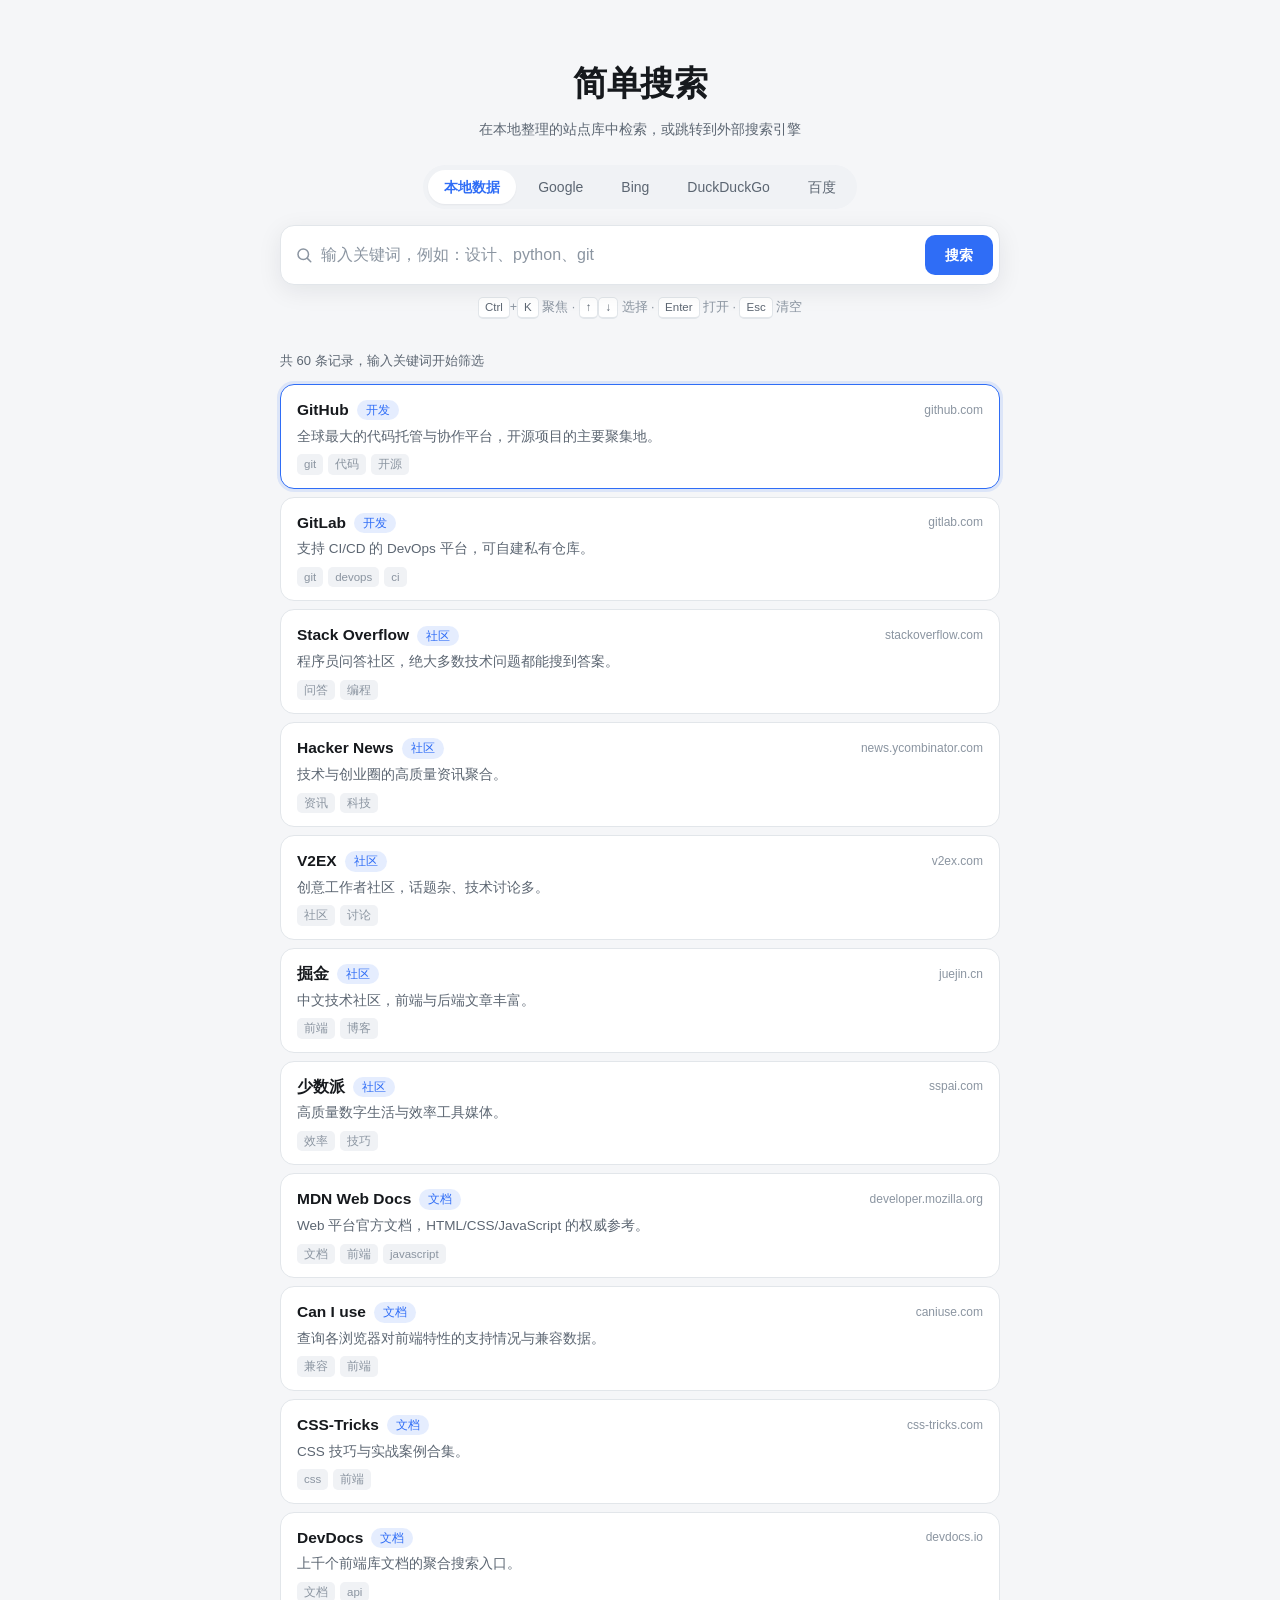
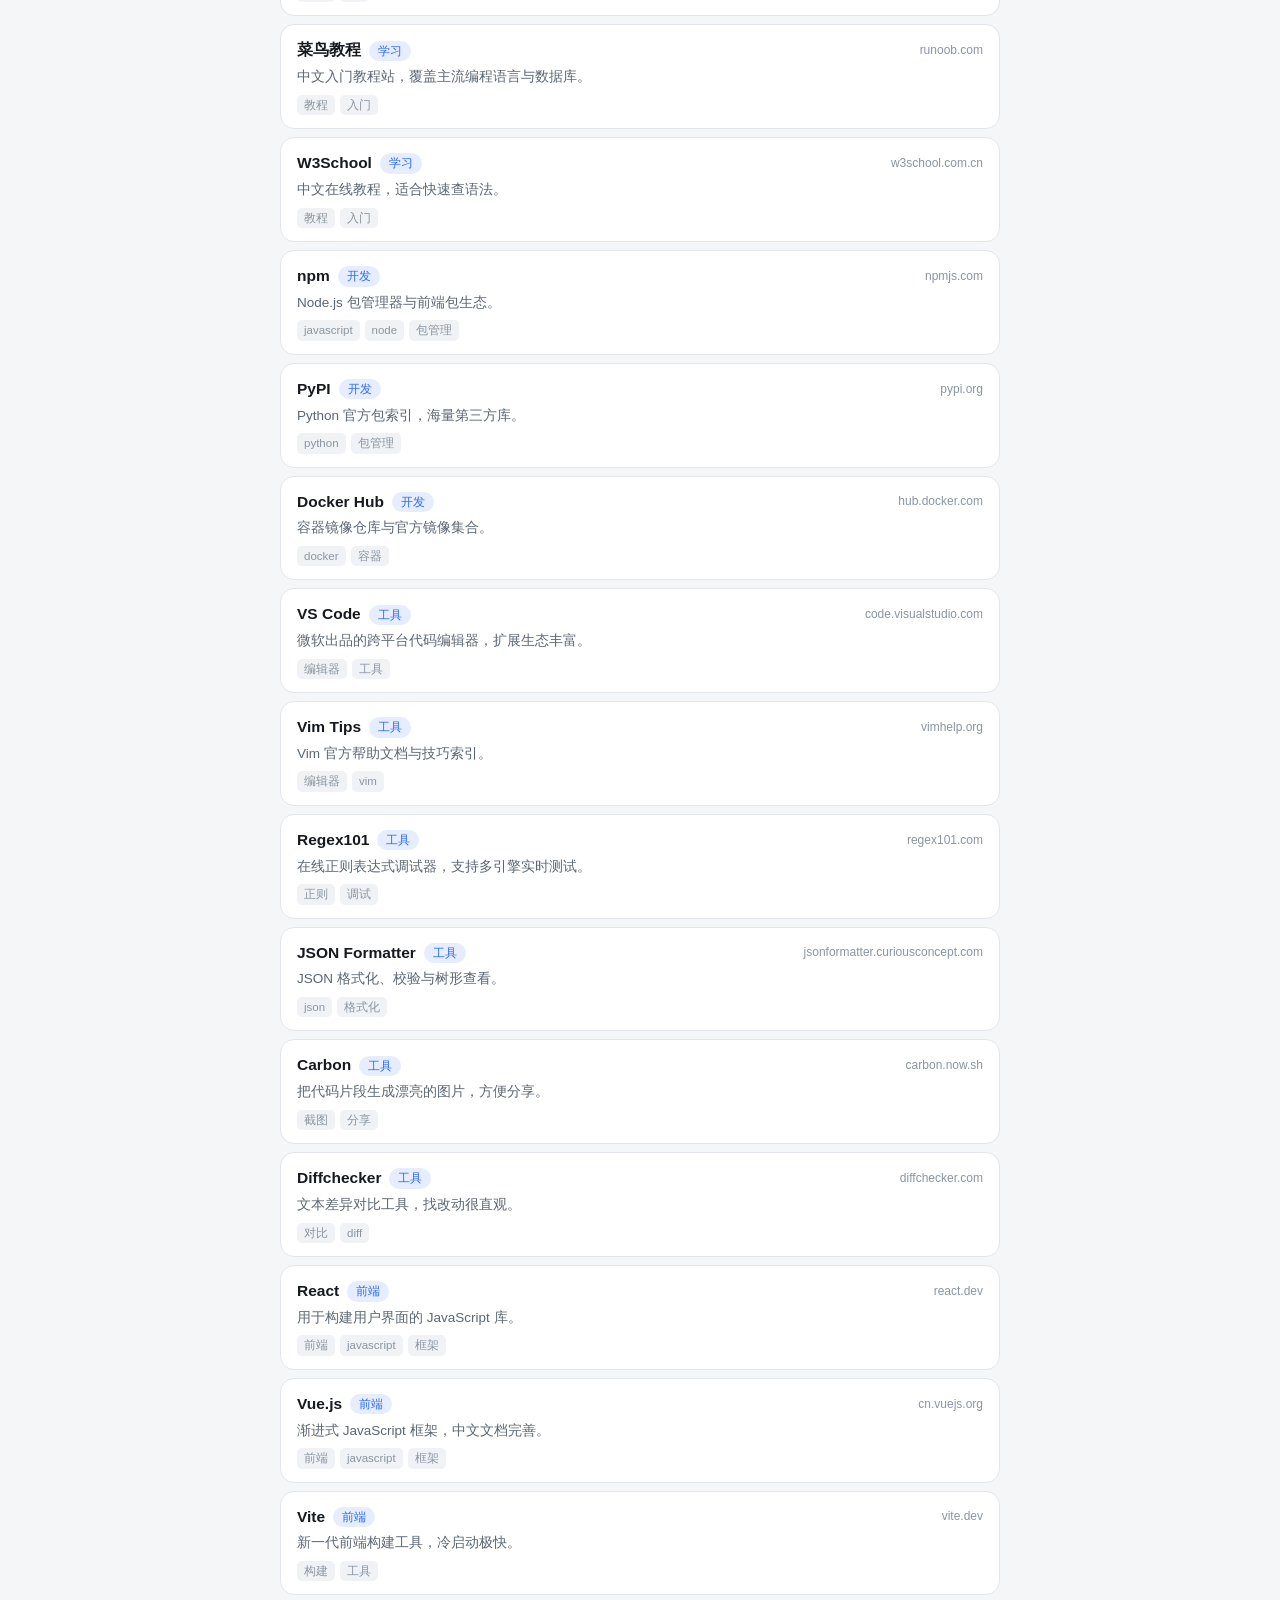
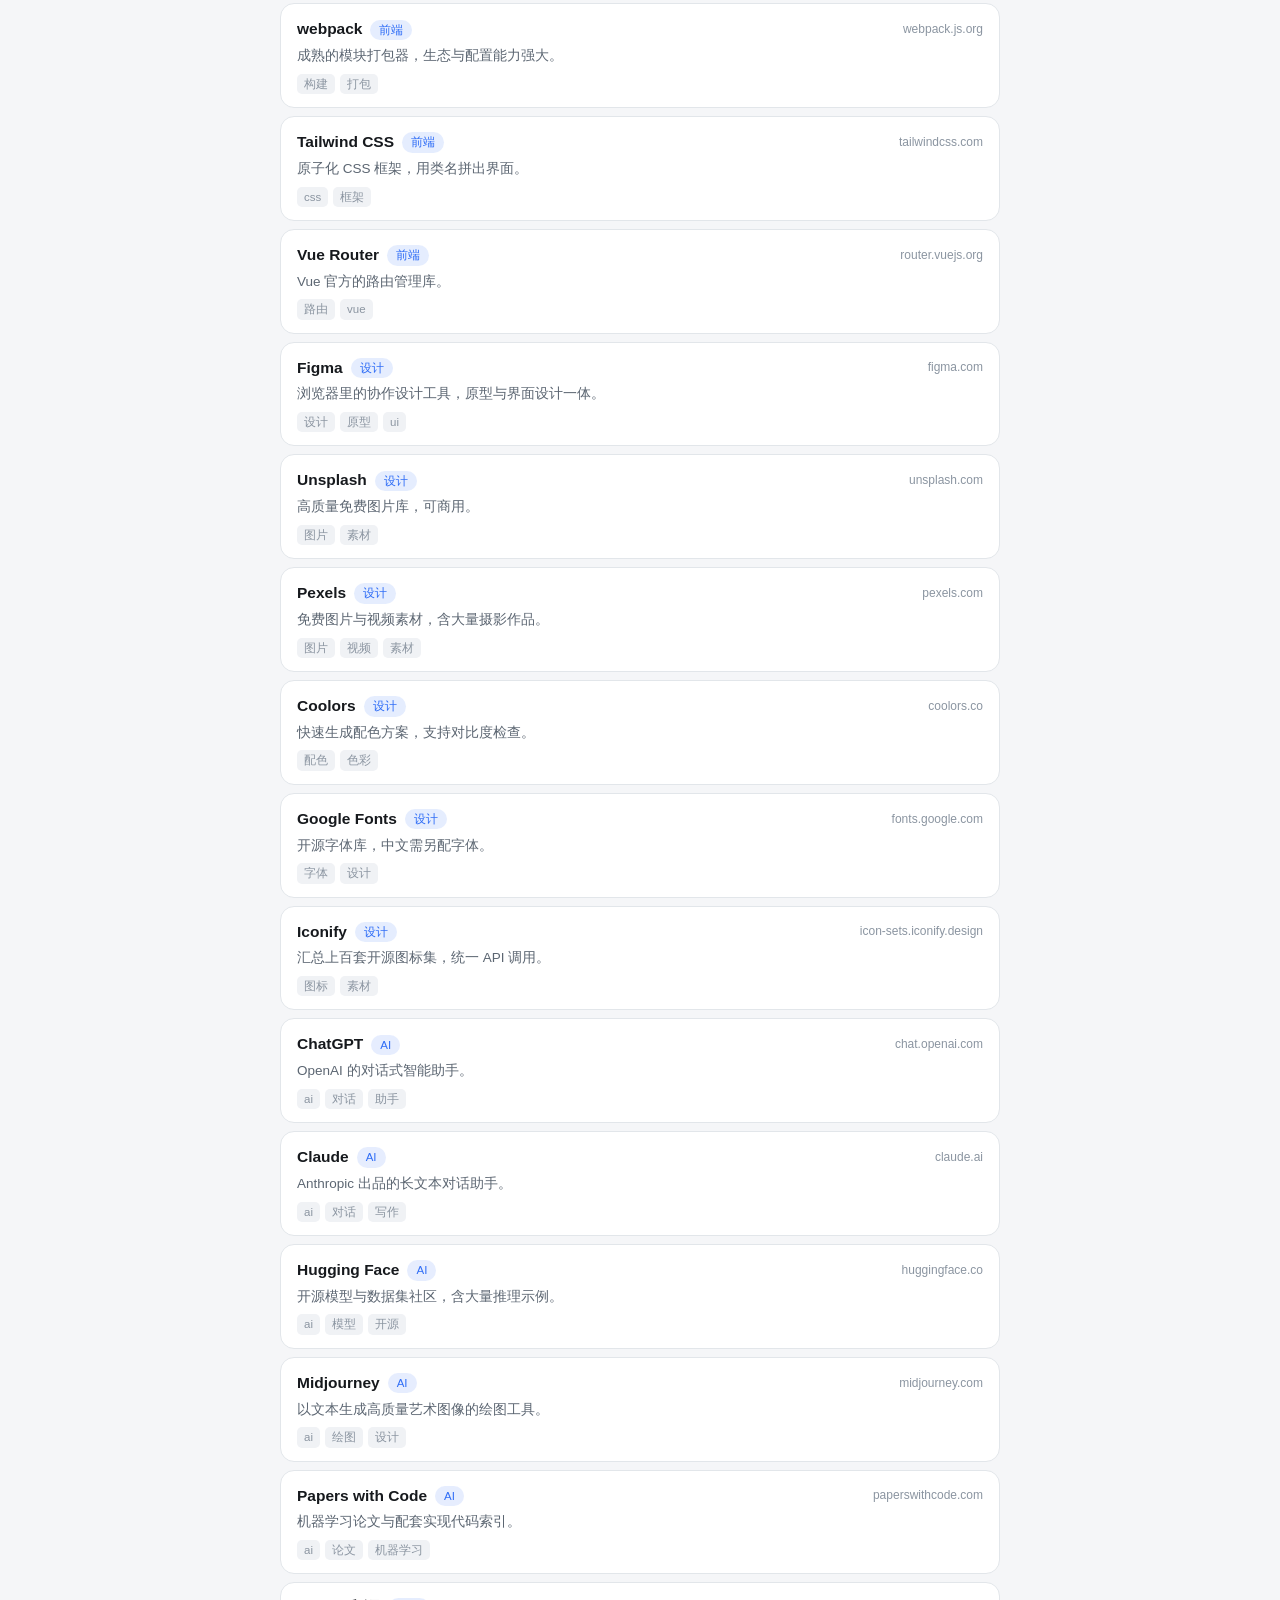
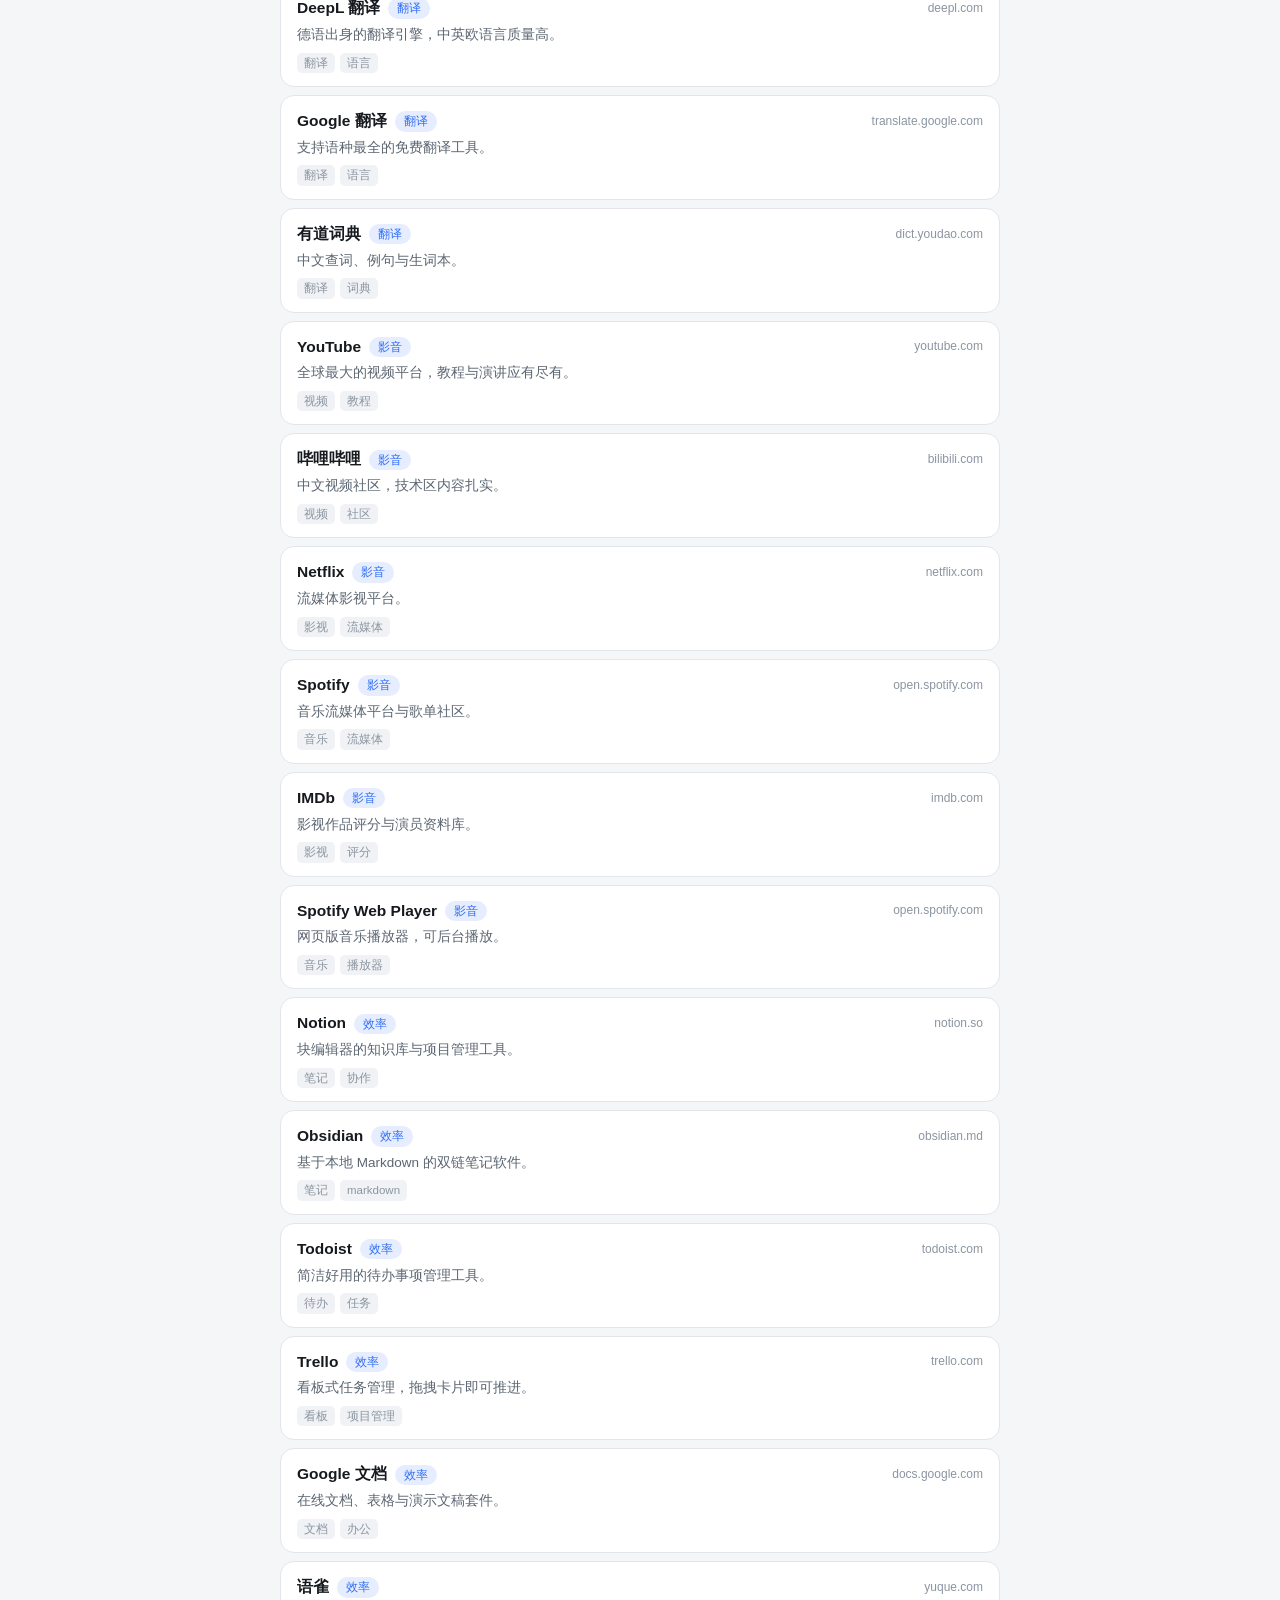
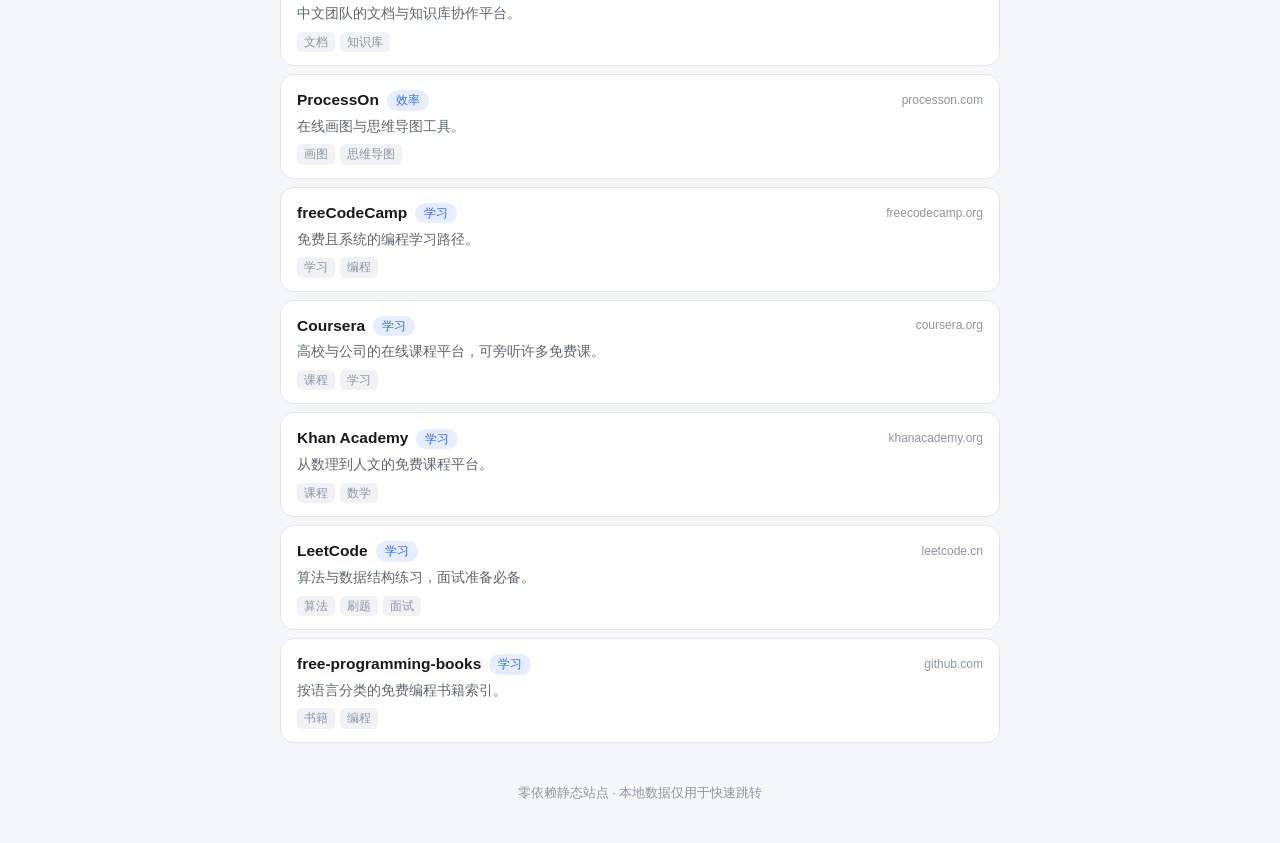
<file: zy/index.html>
<!DOCTYPE html>
<html lang="zh-CN">
<head>
  <meta charset="UTF-8">
  <meta name="viewport" content="width=device-width, initial-scale=1">
  <title>简单搜索 · Simple Search</title>
  <meta name="description" content="一个零依赖的静态搜索网站，支持本地站点库检索与外部搜索引擎跳转。">
  <link rel="stylesheet" href="style.css">
</head>
<body>
  <div class="page">
    <header class="hero">
      <h1 class="hero__title">简单搜索</h1>
      <p class="hero__subtitle">在本地整理的站点库中检索，或跳转到外部搜索引擎</p>

      <div class="tabs" id="tabs" role="tablist" aria-label="选择搜索引擎"></div>

      <form class="search" id="searchForm" role="search" autocomplete="off">
        <svg class="search__icon" viewBox="0 0 24 24" aria-hidden="true">
          <circle cx="11" cy="11" r="7"></circle>
          <line x1="16.5" y1="16.5" x2="21" y2="21"></line>
        </svg>
        <input class="search__input" id="searchInput" type="search" placeholder="输入关键词，例如：设计、python、git" aria-label="搜索关键词" spellcheck="false">
        <button class="search__submit" id="searchSubmit" type="submit">搜索</button>
      </form>

      <p class="hint">
        <kbd>Ctrl</kbd>+<kbd>K</kbd> 聚焦 · <kbd>↑</kbd><kbd>↓</kbd> 选择 · <kbd>Enter</kbd> 打开 · <kbd>Esc</kbd> 清空
      </p>

      <div class="recent" id="recent" hidden>
        <span class="recent__label">最近搜索</span>
        <div class="recent__list" id="recentList"></div>
      </div>
    </header>

    <main class="results-wrap">
      <p class="status" id="status" role="status" aria-live="polite"></p>
      <ul class="results" id="results"></ul>
      <div class="empty" id="empty" hidden>
        <p class="empty__title">没有找到匹配的结果</p>
        <p class="empty__desc">换个关键词试试，或者直接使用外部搜索引擎。</p>
        <button class="empty__btn" id="emptyBtn" type="button">去 Google 搜索</button>
      </div>
    </main>

    <footer class="footer">
      <span>零依赖静态站点 · 本地数据仅用于快速跳转</span>
    </footer>
  </div>
  <script src="app.js"></script>
</body>
</html>
</file>
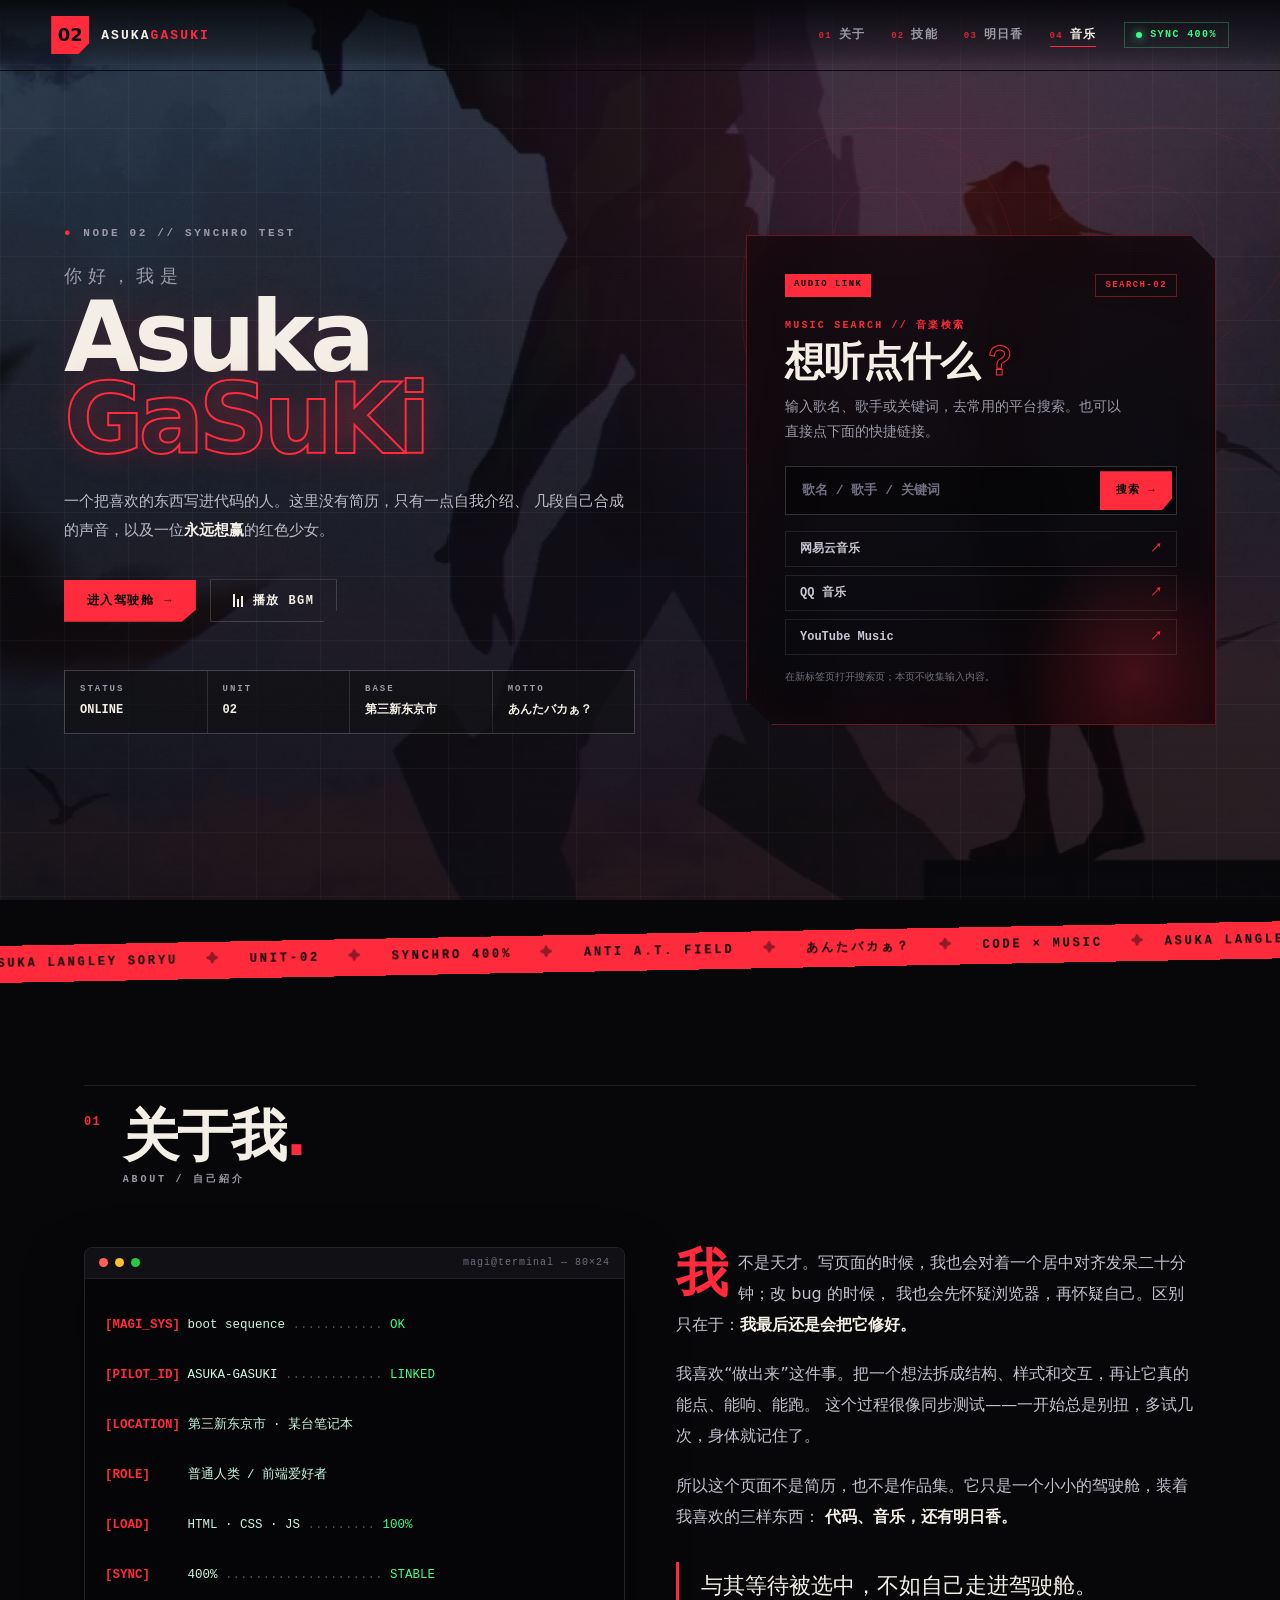
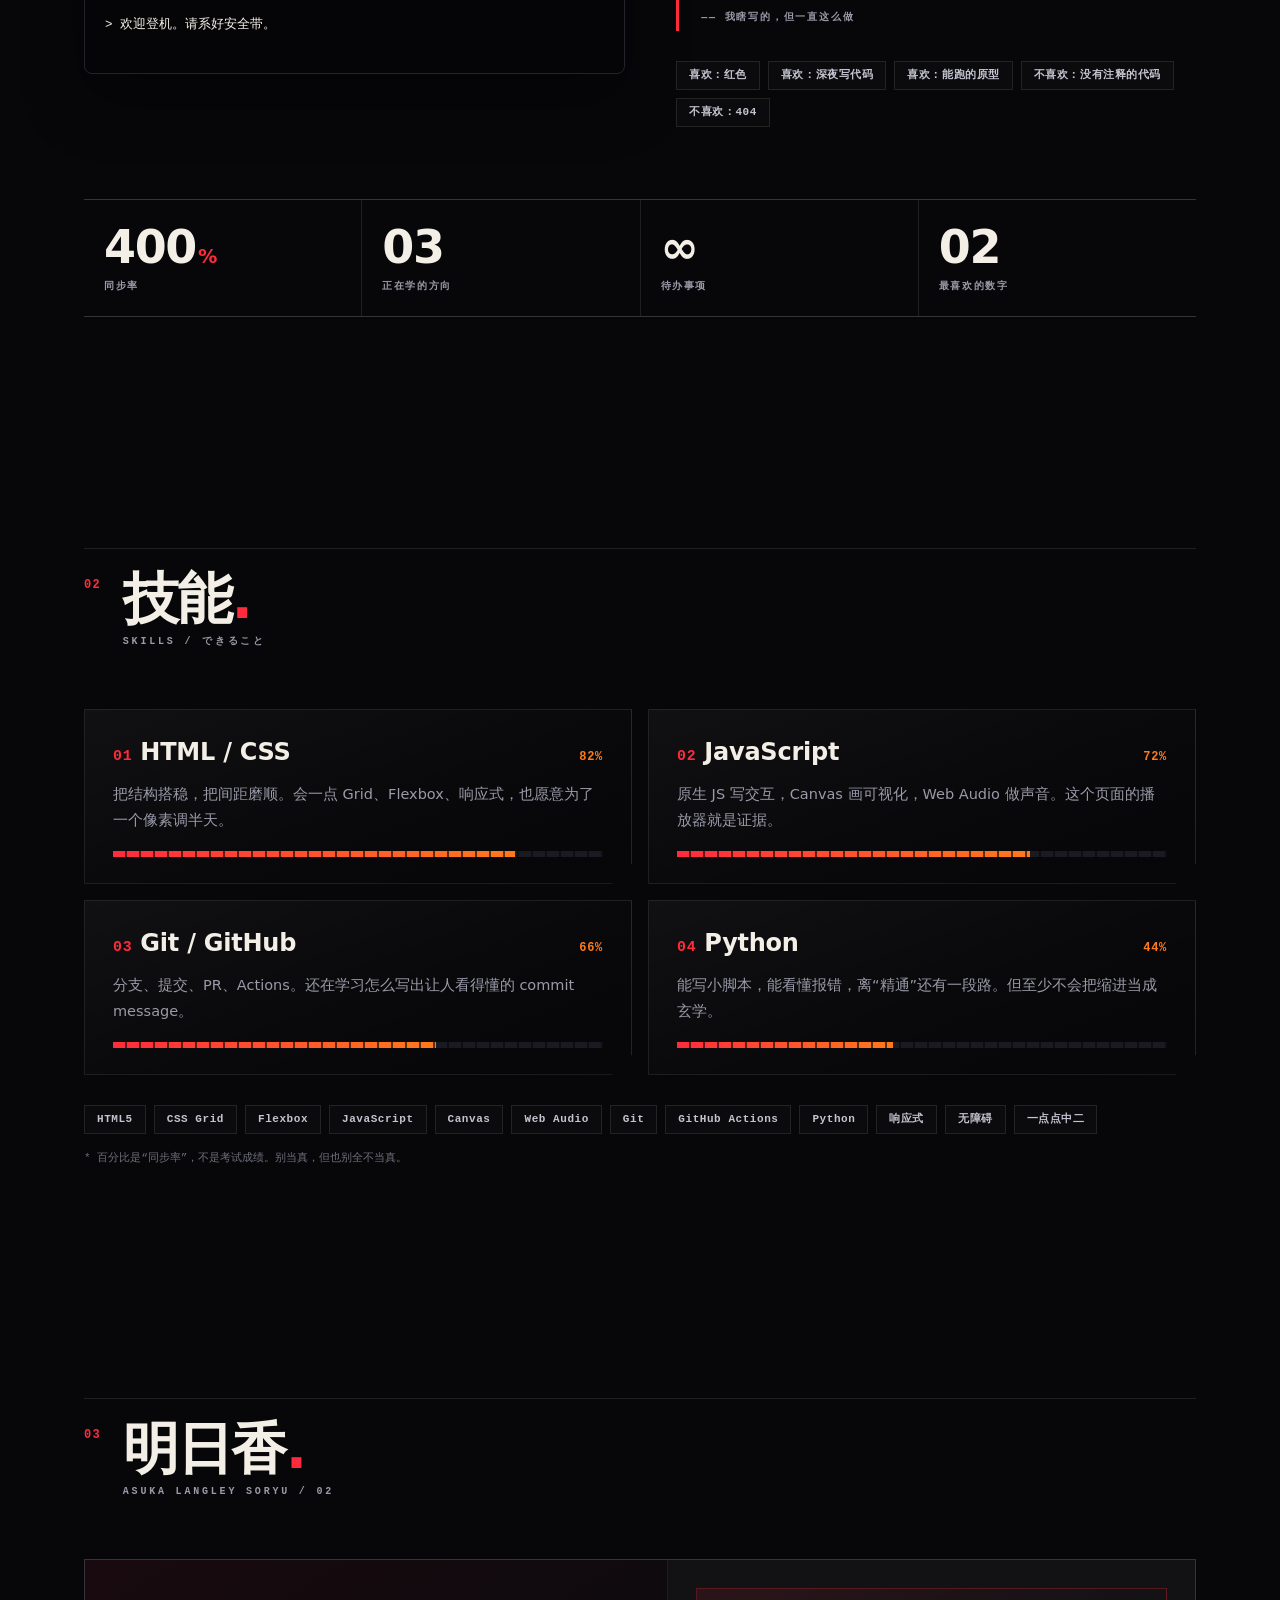
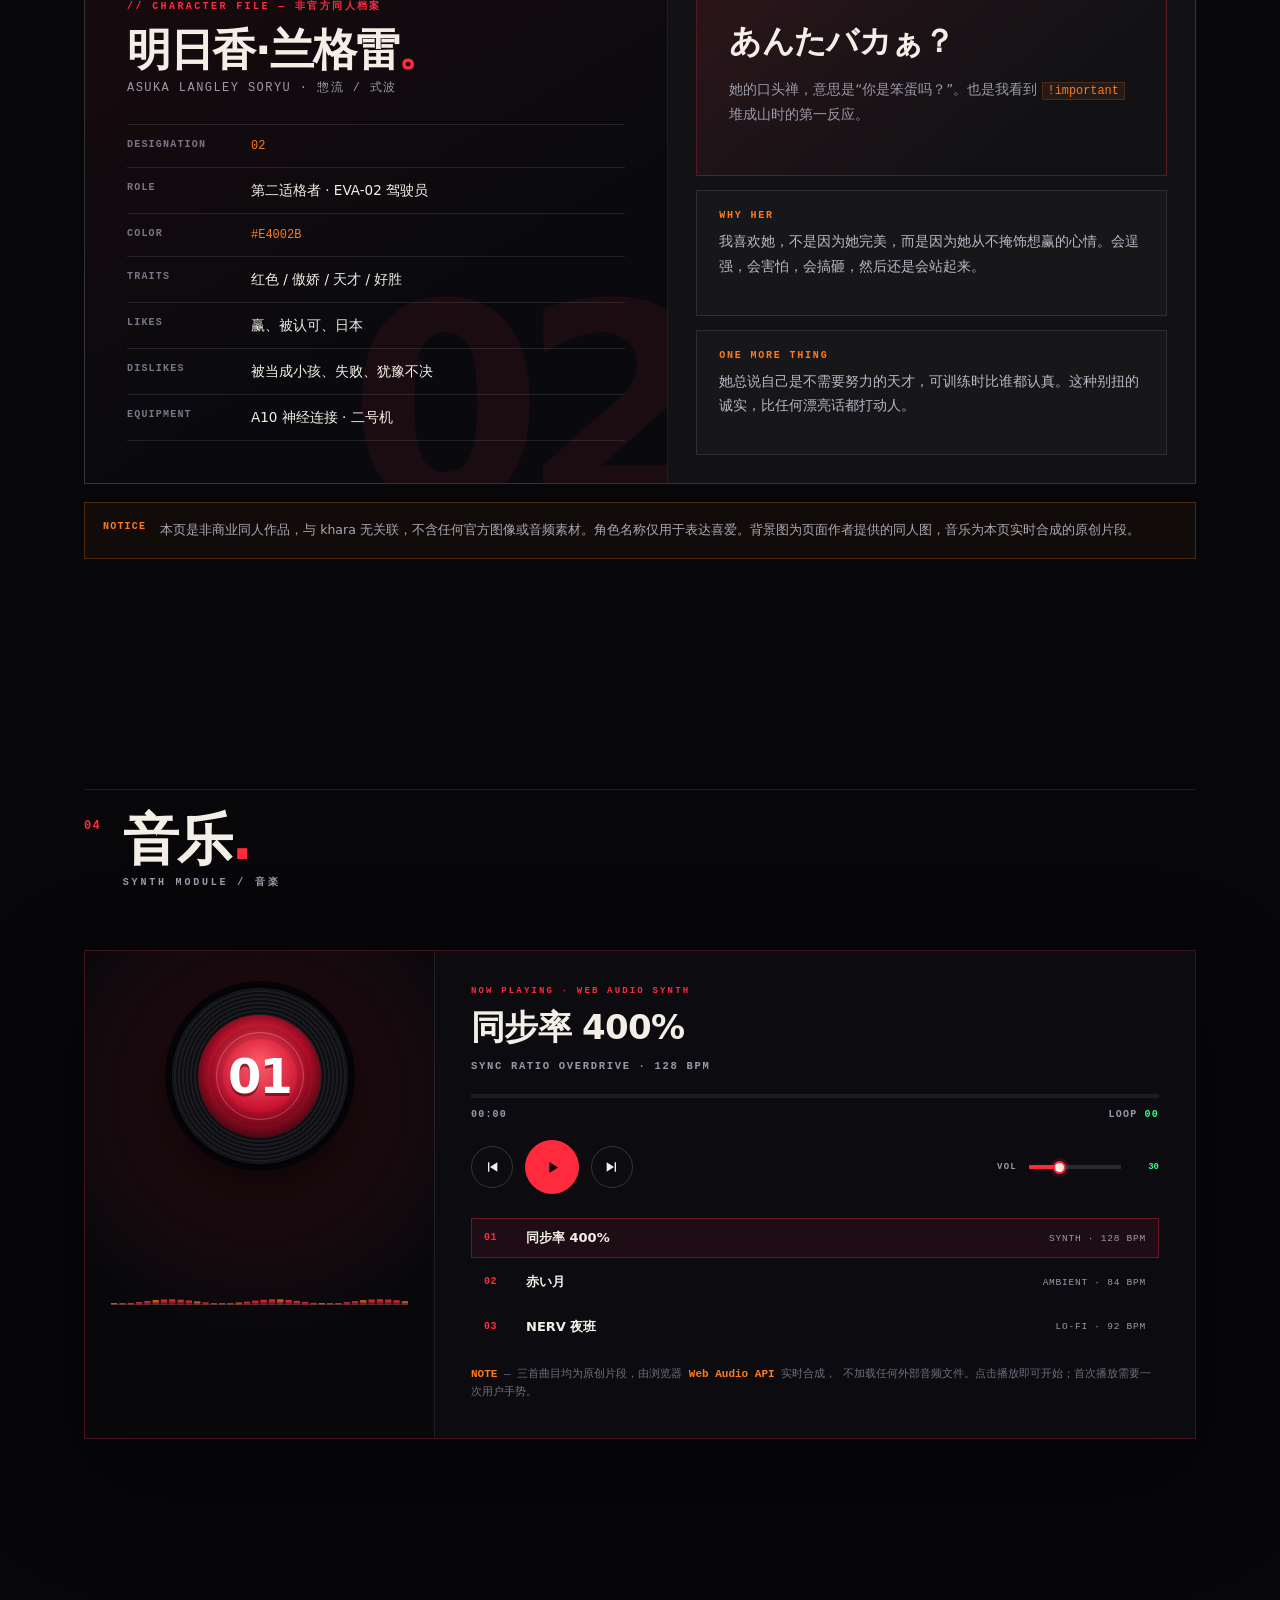
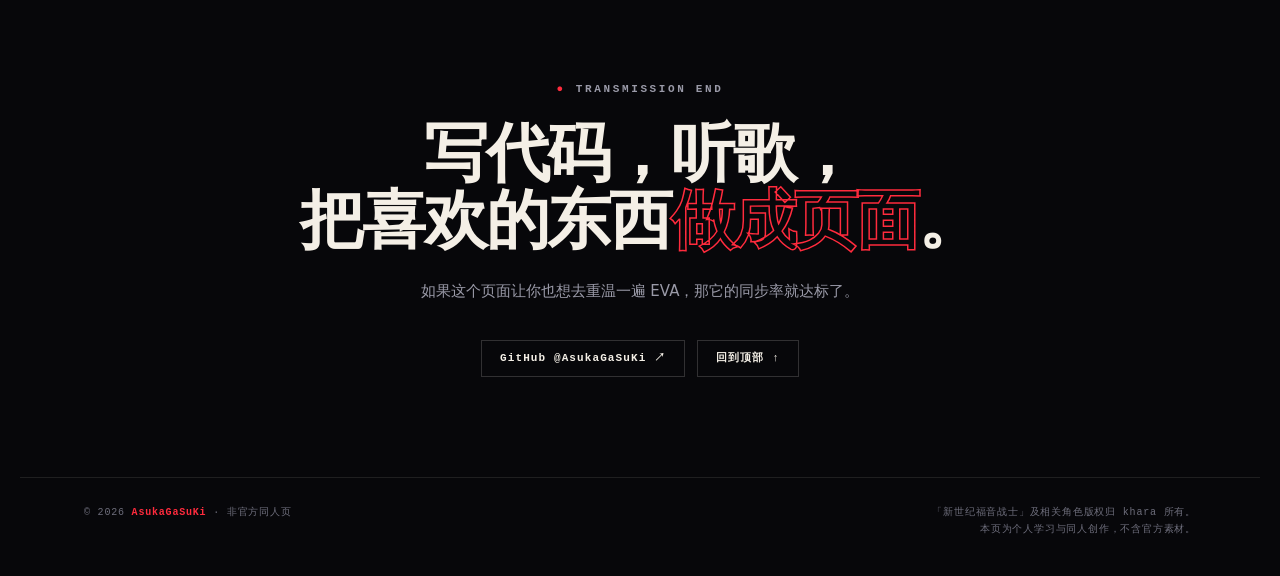
<file: members/AsukaGaSuKi/index.html>
<!DOCTYPE html>
<html lang="zh-CN">
<head>
<meta charset="UTF-8">
<meta name="viewport" content="width=device-width, initial-scale=1">
<title>AsukaGaSuKi | 同步率 400%</title>
<meta name="description" content="一个关于代码、音乐与明日香的非官方个人主页。">
<meta name="theme-color" content="#07070a">
<meta name="robots" content="index,follow">
<link rel="icon" href="data:image/svg+xml,%3Csvg xmlns='http://www.w3.org/2000/svg' viewBox='0 0 64 64'%3E%3Crect width='64' height='64' fill='%23ff2b3d'/%3E%3Ctext x='32' y='45' font-family='Arial Black,Arial,sans-serif' font-size='34' font-weight='900' text-anchor='middle' fill='%2307070a'%3E02%3C/text%3E%3C/svg%3E">
<script>document.documentElement.classList.add('js');</script>
<style>
/* ============================================================
   02 / 基础
   ============================================================ */
:root{
  --bg:#07070a;
  --bg2:#0c0c11;
  --panel:#101016;
  --line:rgba(244,239,230,.1);
  --line-strong:rgba(244,239,230,.18);
  --cream:#f4efe6;
  --muted:#9a9aa8;
  --red:#ff2b3d;
  --red-deep:#c8102e;
  --orange:#ff7a1a;
  --green:#39ff88;
  --display:"Arial Black","Segoe UI Black","Noto Sans SC",system-ui,sans-serif;
  --body:"Segoe UI","Noto Sans SC","Microsoft YaHei",system-ui,sans-serif;
  --mono:"Cascadia Code",Consolas,"SFMono-Regular",ui-monospace,monospace;
  --ease:cubic-bezier(.2,.8,.2,1);
}
*,*::before,*::after{box-sizing:border-box}
html{scroll-behavior:smooth;scroll-padding-top:92px;-webkit-text-size-adjust:100%}
body{
  margin:0;
  overflow-x:hidden;
  background:var(--bg);
  color:var(--cream);
  font-family:var(--body);
  font-size:16px;
  line-height:1.7;
  -webkit-font-smoothing:antialiased;
}
body::after{
  content:"";
  position:fixed;inset:0;z-index:90;pointer-events:none;opacity:.32;
  background:repeating-linear-gradient(0deg,rgba(255,255,255,.05) 0 1px,transparent 1px 3px);
  mix-blend-mode:overlay;
}
.page-bg{position:fixed;inset:0;z-index:0;pointer-events:none;background-image:url("[data-uri]");background-size:cover;background-position:center 32%;background-repeat:no-repeat;filter:saturate(.92) brightness(.9);transform:translateZ(0)}
.page-veil{position:fixed;inset:0;z-index:0;pointer-events:none;background:linear-gradient(rgba(255,255,255,.035) 1px,transparent 1px),linear-gradient(90deg,rgba(255,255,255,.035) 1px,transparent 1px),radial-gradient(900px 620px at 74% 18%,rgba(255,43,61,.16),transparent 62%),linear-gradient(180deg,rgba(7,7,10,.66) 0%,rgba(7,7,10,.76) 45%,rgba(7,7,10,.88) 100%);background-size:64px 64px,64px 64px,auto,auto}
::selection{background:var(--red);color:#08080a}
img,svg{display:block;max-width:100%}
a{color:inherit}
button{font:inherit;color:inherit}
h1,h2,h3,p,ul,dl,dd,figure,blockquote{margin:0}
ul{padding:0;list-style:none}
:focus-visible{outline:2px solid var(--orange);outline-offset:4px}
.skip-link{
  position:fixed;left:16px;top:-80px;z-index:200;
  padding:10px 16px;background:var(--cream);color:#08080a;
  font:700 13px var(--mono);text-decoration:none;transition:top .2s var(--ease);
}
.skip-link:focus{top:16px}

/* ============================================================
   顶栏 / 滚动进度
   ============================================================ */
.progress-rail{position:fixed;top:0;left:0;right:0;height:2px;z-index:120;background:transparent}
.progress-rail span{display:block;height:100%;width:0;background:linear-gradient(90deg,var(--red),var(--orange))}
.site-header{
  position:fixed;top:0;left:0;right:0;z-index:100;
  display:flex;align-items:center;gap:28px;
  padding:16px clamp(18px,4vw,56px);
  border-bottom:1px solid transparent;
  background:linear-gradient(180deg,rgba(7,7,10,.94),rgba(7,7,10,.4) 70%,transparent);
  transition:background .3s var(--ease),border-color .3s var(--ease),padding .3s var(--ease);
}
.site-header.scrolled{
  padding-top:10px;padding-bottom:10px;
  background:rgba(7,7,10,.92);
  border-color:var(--line);
  -webkit-backdrop-filter:blur(12px);
  backdrop-filter:blur(12px);
}
.logo{display:flex;align-items:center;gap:12px;text-decoration:none;flex-shrink:0}
.logo-box{
  display:grid;place-items:center;
  width:38px;height:38px;
  background:var(--red);color:#08080a;
  font:900 18px/1 var(--display);
  clip-path:polygon(0 0,100% 0,100% 72%,72% 100%,0 100%);
  transition:transform .25s var(--ease),background .25s;
}
.logo:hover .logo-box{transform:rotate(-6deg) scale(1.05);background:var(--orange)}
.logo-text{font:800 13px/1 var(--mono);letter-spacing:.16em}
.logo-text em{font-style:normal;color:var(--red)}
.nav{display:flex;align-items:center;gap:26px;margin-left:auto}
.nav a{
  position:relative;
  display:flex;align-items:baseline;gap:7px;
  padding:6px 0;
  font:600 12px/1 var(--mono);letter-spacing:.1em;
  color:var(--muted);text-decoration:none;
  transition:color .2s;
}
.nav a span{font-size:9px;color:var(--red);opacity:.8}
.nav a::after{
  content:"";position:absolute;left:0;right:100%;bottom:0;height:1px;
  background:var(--red);transition:right .25s var(--ease);
}
.nav a:hover,.nav a.active{color:var(--cream)}
.nav a:hover::after,.nav a.active::after{right:0}
.sys-state{
  display:flex;align-items:center;gap:8px;
  padding:7px 11px;border:1px solid rgba(57,255,136,.28);
  font:600 10px/1 var(--mono);letter-spacing:.14em;color:var(--green);
  white-space:nowrap;
}
.sys-state i{
  width:6px;height:6px;border-radius:50%;background:var(--green);
  box-shadow:0 0 10px var(--green);
  animation:pulse 1.8s ease-in-out infinite;
}
@keyframes pulse{0%,100%{opacity:1;transform:scale(1)}50%{opacity:.35;transform:scale(.75)}}

/* ============================================================
   Hero
   ============================================================ */
.hero{
  position:relative;z-index:1;
  display:grid;grid-template-columns:minmax(0,1.05fr) minmax(0,.95fr);
  gap:clamp(32px,5vw,80px);
  align-items:center;
  max-width:1440px;min-height:100svh;
  margin:0 auto;overflow:hidden;
  padding:150px clamp(20px,5vw,80px) 90px;
}
.hero-ghost{
  position:absolute;right:-2vw;top:16%;z-index:0;
  font:900 clamp(260px,36vw,560px)/.72 var(--display);
  letter-spacing:-.06em;
  color:transparent;
  -webkit-text-stroke:1px rgba(255,43,61,.12);
  pointer-events:none;user-select:none;
}
.hero-copy{position:relative;z-index:2;max-width:660px;min-width:0}
.eyebrow{
  display:flex;align-items:center;gap:10px;
  margin-bottom:26px;
  font:600 11px/1.4 var(--mono);letter-spacing:.24em;
  color:var(--muted);text-transform:uppercase;
}
.eyebrow .blink{color:var(--red);animation:pulse 1.4s steps(2,end) infinite}
.hero h1{margin-bottom:26px}
.h1-small{
  display:block;margin-bottom:12px;
  font:500 clamp(14px,1.4vw,18px)/1 var(--body);
  letter-spacing:.34em;color:var(--muted);
}
.h1-big{display:block;font-family:var(--display);font-size:clamp(52px,7.6vw,112px);line-height:.84;letter-spacing:-.055em}
.h1-big span{display:block}
.h1-big .solid{color:var(--cream);text-shadow:0 0 40px rgba(255,43,61,.12)}
.h1-big .outline{
  color:transparent;
  -webkit-text-stroke:2px var(--red);
  text-shadow:0 0 30px rgba(255,43,61,.25);
  transition:color .35s var(--ease),-webkit-text-stroke-color .35s;
}
.h1-big:hover .outline{color:rgba(255,43,61,.12)}
.hero-lead{max-width:560px;color:#bcbcc8;font-size:clamp(15px,1.2vw,17px);line-height:1.9}
.hero-lead strong{color:var(--cream);font-weight:600}
.hero-actions{display:flex;flex-wrap:wrap;align-items:center;gap:14px;margin-top:34px}
.btn{
  display:inline-flex;align-items:center;justify-content:center;gap:10px;
  padding:14px 22px;border:1px solid var(--line-strong);background:transparent;
  font:700 12px/1 var(--mono);letter-spacing:.12em;text-decoration:none;
  cursor:pointer;
  clip-path:polygon(0 0,100% 0,100% 72%,calc(100% - 14px) 100%,0 100%);
  transition:background .22s,color .22s,border-color .22s,transform .22s var(--ease);
}
.btn:hover{transform:translateY(-2px)}
.btn-primary{background:var(--red);border-color:var(--red);color:#08080a}
.btn-primary:hover{background:var(--orange);border-color:var(--orange)}
.btn-primary span{transition:transform .22s var(--ease)}
.btn-primary:hover span{transform:translateX(4px)}
.btn-ghost{color:var(--cream)}
.btn-ghost:hover{border-color:var(--red);color:var(--red)}
.eq{display:inline-flex;align-items:flex-end;gap:2px;height:13px}
.eq i{display:block;width:2px;height:100%;background:currentColor;transform-origin:bottom;animation:eq 1s ease-in-out infinite}
.eq i:nth-child(2){animation-delay:.18s;height:62%}
.eq i:nth-child(3){animation-delay:.36s;height:82%}
@keyframes eq{0%,100%{transform:scaleY(.35)}50%{transform:scaleY(1)}}
.facts{
  display:grid;grid-template-columns:repeat(4,minmax(0,1fr));
  gap:1px;margin-top:48px;
  background:var(--line);border:1px solid var(--line);
}
.facts div{background:rgba(7,7,10,.72);padding:14px 15px}
.facts dt{font:600 9px/1 var(--mono);letter-spacing:.22em;color:var(--muted)}
.facts dd{margin-top:8px;font:600 12px/1.4 var(--mono);color:var(--cream)}

.hero-art{position:relative;z-index:2;width:100%;max-width:470px;min-width:0;justify-self:end}
.art-hud{
  position:relative;padding:14px;
  border:1px solid rgba(255,43,61,.3);
  background:linear-gradient(155deg,rgba(255,43,61,.09),rgba(10,10,14,.5) 55%);
  clip-path:polygon(0 0,calc(100% - 28px) 0,100% 28px,100% 100%,28px 100%,0 calc(100% - 28px));
  box-shadow:0 40px 100px rgba(0,0,0,.55),inset 0 0 60px rgba(255,43,61,.05);
}
.art-hud::before,.art-hud::after{
  content:"";position:absolute;width:26px;height:2px;background:var(--red);z-index:3;
}
.art-hud::before{left:0;top:16px}
.art-hud::after{right:16px;bottom:0}
.art-inner{
  position:relative;overflow:hidden;
  background:radial-gradient(circle at 50% 34%,#220910,#08080c 68%);
  aspect-ratio:420/480;
}
.ring{
  position:absolute;inset:7%;z-index:2;
  border:1px dashed rgba(255,43,61,.32);border-radius:50%;
  animation:spin 48s linear infinite;pointer-events:none;
}
.ring.r2{inset:15%;border-style:dotted;animation-duration:34s;animation-direction:reverse;opacity:.6}
@keyframes spin{to{transform:rotate(360deg)}}
.portrait{position:relative;z-index:1;width:100%;height:100%;object-fit:cover;object-position:50% 44%;filter:saturate(1.04) contrast(1.03)}
.art-inner::after{content:"";position:absolute;inset:0;z-index:3;pointer-events:none;background:radial-gradient(circle at 50% 35%,rgba(7,7,10,0) 28%,rgba(7,7,10,.52) 70%,rgba(7,7,10,.92) 100%),linear-gradient(90deg,rgba(7,7,10,.38) 0%,rgba(7,7,10,0) 18%,rgba(7,7,10,0) 78%,rgba(7,7,10,.5) 100%),linear-gradient(180deg,rgba(7,7,10,.55) 0%,rgba(7,7,10,0) 20%,rgba(7,7,10,0) 62%,rgba(7,7,10,.92) 100%)}
.eye{transform-box:fill-box;transform-origin:center;animation:blink 7.5s infinite}
@keyframes blink{0%,92%,100%{transform:scaleY(1)}94%,95.5%{transform:scaleY(.06)}}
.art-tag{
  position:absolute;z-index:4;
  padding:6px 9px;background:var(--red);color:#08080a;
  font:800 10px/1 var(--mono);letter-spacing:.16em;
  box-shadow:0 6px 18px rgba(0,0,0,.45);
}
.tag-a{left:10px;top:26px;transform:rotate(-6deg)}
.tag-b{right:-8px;bottom:96px;transform:rotate(5deg)}
.art-caption{
  position:absolute;left:14px;right:14px;bottom:14px;z-index:4;
  display:flex;justify-content:space-between;gap:10px;
  padding:8px 10px;
  background:rgba(5,5,7,.72);
  border-top:1px solid rgba(255,43,61,.3);
  font:600 9px/1 var(--mono);letter-spacing:.16em;color:var(--muted);
}
.art-caption b{color:var(--green);font-weight:600}
.sync-wrap{margin-top:16px;font:600 9px/1 var(--mono);letter-spacing:.16em;color:var(--muted)}
.sync-top{display:flex;justify-content:space-between;align-items:baseline;margin-bottom:8px}
.sync-top b{font:800 15px/1 var(--mono);color:var(--green);letter-spacing:.04em}
.sync-track{height:10px;padding:2px;border:1px solid var(--line);background:#0a0a0e}
.sync-fill{
  height:100%;width:0;
  background:repeating-linear-gradient(90deg,var(--red) 0 9px,transparent 9px 12px);
  box-shadow:0 0 14px rgba(255,43,61,.5);
  transition:width 2s var(--ease);
}

/* ============================================================
   Music search panel
   ============================================================ */
.sr-only{position:absolute;width:1px;height:1px;padding:0;margin:-1px;overflow:hidden;clip:rect(0,0,0,0);white-space:nowrap;border:0}
.search-panel{
  position:relative;overflow:hidden;
  padding:clamp(26px,3.2vw,38px);
  border:1px solid rgba(255,43,61,.38);
  background:linear-gradient(155deg,rgba(20,10,15,.94),rgba(8,8,12,.86) 60%,rgba(12,4,8,.92));
  -webkit-backdrop-filter:blur(14px);backdrop-filter:blur(14px);
  clip-path:polygon(0 0,calc(100% - 26px) 0,100% 26px,100% 100%,26px 100%,0 calc(100% - 26px));
  box-shadow:0 30px 90px rgba(0,0,0,.6),inset 0 0 60px rgba(255,43,61,.04);
}
.search-panel::before{
  content:"";position:absolute;right:-40px;bottom:-70px;width:240px;height:240px;border-radius:50%;
  background:radial-gradient(circle,rgba(255,43,61,.22),transparent 70%);pointer-events:none;
}
.search-top{position:relative;z-index:1;display:flex;justify-content:space-between;gap:10px;margin-bottom:24px}
.search-badge{display:inline-block;padding:6px 9px;background:var(--red);color:#08080a;font:800 9px/1 var(--mono);letter-spacing:.16em}
.search-badge.alt{background:transparent;color:var(--red);border:1px solid rgba(255,43,61,.4)}
.search-kicker{position:relative;z-index:1;font:700 10px/1 var(--mono);letter-spacing:.22em;color:var(--red);margin-bottom:10px}
.search-title{position:relative;z-index:1;font:900 clamp(30px,3.1vw,42px)/1.05 var(--display);letter-spacing:-.03em;margin-bottom:12px}
.search-title em{font-style:normal;color:transparent;-webkit-text-stroke:1px var(--red)}
.search-sub{position:relative;z-index:1;max-width:340px;margin-bottom:22px;color:var(--muted);font-size:13.5px;line-height:1.85}
.search-form{position:relative;z-index:1;display:flex;gap:4px;padding:4px;border:1px solid rgba(255,255,255,.18);background:rgba(0,0,0,.45)}
.search-form input{flex:1;min-width:0;border:0;background:transparent;color:var(--cream);padding:12px;font:600 13px var(--mono);outline:none}
.search-form input::placeholder{color:#6f6f7d}
.search-form button{flex-shrink:0;border:0;background:var(--red);color:#08080a;cursor:pointer;padding:12px 16px;font:800 11px/1 var(--mono);letter-spacing:.12em;clip-path:polygon(0 0,100% 0,100% 70%,calc(100% - 10px) 100%,0 100%);transition:background .2s}
.search-form button:hover{background:var(--orange)}
.search-links{position:relative;z-index:1;display:grid;gap:8px;margin-top:16px}
.search-links a{display:flex;align-items:center;justify-content:space-between;gap:10px;padding:11px 14px;border:1px solid var(--line);text-decoration:none;font:600 12px/1 var(--mono);color:#c8c8d4;transition:border-color .2s,color .2s,background .2s,transform .2s}
.search-links a b{font-weight:600;color:var(--red)}
.search-links a:hover{border-color:rgba(255,43,61,.6);color:var(--cream);background:rgba(255,43,61,.07);transform:translateX(3px)}
.search-note{position:relative;z-index:1;margin-top:14px;font:500 10px/1.7 var(--mono);color:#6f6f7d}

/* ============================================================
   Marquee
   ============================================================ */
.marquee{
  position:relative;z-index:2;
  margin:34px 0 0;
  overflow:hidden;
  border-top:1px solid var(--red);
  border-bottom:1px solid var(--red);
  background:var(--red);color:#08080a;
  transform:rotate(-1.1deg) scale(1.02);
}
.marquee-track{display:flex;width:max-content;animation:marq 30s linear infinite}
.marquee-track span{
  display:block;padding:11px 0;
  font:800 12px/1 var(--mono);letter-spacing:.22em;white-space:nowrap;
}
.marquee-track span i{font-style:normal;padding:0 18px;opacity:.45}
@keyframes marq{to{transform:translateX(-50%)}}

/* ============================================================
   通用 section
   ============================================================ */
.section{
  position:relative;z-index:1;
  max-width:1240px;margin:0 auto;
  padding:clamp(76px,9vw,132px) clamp(20px,5vw,80px);
}
.section-head{
  display:grid;grid-template-columns:auto minmax(0,1fr);column-gap:22px;
  align-items:end;
  padding-top:22px;margin-bottom:clamp(36px,5vw,60px);
  border-top:1px solid var(--line);
}
.section-no{
  grid-row:span 2;align-self:start;
  font:800 12px/1 var(--mono);letter-spacing:.1em;color:var(--red);
  padding-top:8px;
}
.section-head h2{
  font:900 clamp(32px,4.4vw,58px)/1 var(--display);
  letter-spacing:-.03em;
}
.section-head h2 .dot{color:var(--red)}
.section-head p{
  grid-column:2;
  margin-top:8px;
  font:600 10px/1.4 var(--mono);letter-spacing:.28em;color:var(--muted);
  text-transform:uppercase;
}
[data-reveal]{transition:opacity .7s var(--ease),transform .7s var(--ease)}
.js [data-reveal]{opacity:0;transform:translateY(26px)}
.js [data-reveal].in{opacity:1;transform:none}

/* ============================================================
   01 关于
   ============================================================ */
.about-grid{
  display:grid;grid-template-columns:minmax(0,1.02fr) minmax(0,.98fr);
  gap:clamp(28px,4vw,56px);align-items:start;
}
.terminal{
  overflow:hidden;
  border:1px solid #23232c;border-radius:8px;
  background:#050507;
  box-shadow:0 24px 60px rgba(0,0,0,.4);
}
.terminal-bar{
  display:flex;align-items:center;gap:7px;
  padding:10px 14px;
  border-bottom:1px solid #202028;
  background:#101015;
}
.terminal-bar span{width:9px;height:9px;border-radius:50%;background:#2a2a33}
.terminal-bar span:nth-child(1){background:#ff5f57}
.terminal-bar span:nth-child(2){background:#febc2e}
.terminal-bar span:nth-child(3){background:#28c840}
.terminal-bar em{
  margin-left:auto;
  font:500 10px/1 var(--mono);letter-spacing:.1em;color:#6f6f7c;font-style:normal;
}
.boot-log{
  padding:22px 20px;min-height:250px;
  font:500 12.5px/2 var(--mono);color:#c8f5dc;
  white-space:pre-wrap;overflow-x:auto;
}
.boot-log .ln{display:block}
.js .boot-log .ln{opacity:0;animation:bootIn .32s var(--ease) forwards}
.boot-log .ln:nth-child(1){animation-delay:.15s}
.boot-log .ln:nth-child(2){animation-delay:.42s}
.boot-log .ln:nth-child(3){animation-delay:.69s}
.boot-log .ln:nth-child(4){animation-delay:.96s}
.boot-log .ln:nth-child(5){animation-delay:1.23s}
.boot-log .ln:nth-child(6){animation-delay:1.5s}
.boot-log .ln:nth-child(7){animation-delay:1.86s}
@keyframes bootIn{from{opacity:0;transform:translateX(-8px)}to{opacity:1;transform:none}}
.boot-log b{color:var(--red);font-weight:600}
.boot-log em{color:var(--green);font-style:normal}
.boot-log i{color:#4d4d5c;font-style:normal}
.boot-log .welcome{color:var(--cream)}
.about-copy p{color:#c2c2ce;font-size:16px;line-height:1.95;margin-bottom:18px}
.about-copy p:first-child::first-letter{
  float:left;margin:6px 10px 0 0;
  font:900 52px/.8 var(--display);color:var(--red);
}
.about-copy strong{color:var(--cream);font-weight:600}
blockquote.pull{
  margin:30px 0;
  padding:6px 0 6px 22px;
  border-left:3px solid var(--red);
  font-size:clamp(18px,2vw,22px);line-height:1.6;color:var(--cream);
}
blockquote.pull footer{
  margin-top:8px;font:600 10px/1.4 var(--mono);letter-spacing:.18em;color:var(--muted);
}
code{
  padding:1px 5px;
  font-family:var(--mono);font-size:.88em;color:var(--orange);
  background:rgba(255,122,26,.08);
  border:1px solid rgba(255,122,26,.18);
}
.stat-row{
  display:grid;grid-template-columns:repeat(4,minmax(0,1fr));
  gap:1px;margin-top:clamp(42px,6vw,72px);
  background:var(--line);border-top:1px solid var(--line);border-bottom:1px solid var(--line);
}
.stat{background:var(--bg);padding:24px 20px 22px}
.stat b{display:block;font:900 clamp(32px,4vw,46px)/1 var(--display);color:var(--cream);letter-spacing:-.03em}
.stat b small{font-size:.42em;color:var(--red);margin-left:2px}
.stat span{display:block;margin-top:10px;font:600 10px/1.4 var(--mono);letter-spacing:.16em;color:var(--muted)}

/* ============================================================
   02 技能
   ============================================================ */
.skill-grid{display:grid;grid-template-columns:repeat(2,minmax(0,1fr));gap:16px}
.skill-card{
  position:relative;
  padding:28px 28px 26px;
  border:1px solid var(--line);
  background:linear-gradient(160deg,rgba(255,255,255,.045),rgba(255,255,255,.012) 55%,transparent);
  clip-path:polygon(0 0,100% 0,100% calc(100% - 20px),calc(100% - 20px) 100%,0 100%);
  transition:border-color .3s,transform .3s var(--ease),background .3s;
}
.skill-card:hover{transform:translateY(-5px);border-color:rgba(255,43,61,.5);background:linear-gradient(160deg,rgba(255,43,61,.09),rgba(255,255,255,.015) 55%,transparent)}
.skill-top{display:flex;align-items:baseline;justify-content:space-between;gap:16px;margin-bottom:14px}
.skill-card h3{font:800 clamp(19px,2vw,24px)/1.2 var(--display);letter-spacing:-.01em}
.skill-card h3 span{color:var(--red);font-size:.62em;margin-right:8px;font-family:var(--mono);letter-spacing:.05em}
.skill-num{font:800 12px/1 var(--mono);color:var(--orange);letter-spacing:.06em}
.skill-card p{color:var(--muted);font-size:14.5px;line-height:1.8;min-height:52px}
.meter{position:relative;height:6px;margin-top:18px;background:#1a1a22;overflow:hidden}
.meter i{
  position:absolute;inset:0;width:var(--level,50%);
  background:linear-gradient(90deg,var(--red),var(--orange));
  transform:scaleX(0);transform-origin:left;
  transition:transform 1.2s var(--ease);
}
.skill-card.in .meter i{transform:scaleX(1)}
.meter::after{
  content:"";position:absolute;inset:0;pointer-events:none;
  background:repeating-linear-gradient(90deg,transparent 0 12px,rgba(7,7,10,.65) 12px 14px);
}
.tag-cloud{display:flex;flex-wrap:wrap;gap:8px;margin-top:30px}
.tag-cloud li{
  padding:8px 12px;border:1px solid var(--line);
  font:600 11px/1 var(--mono);letter-spacing:.05em;color:#c4c4d0;
  background:rgba(255,255,255,.02);
  transition:border-color .2s,color .2s,background .2s;
}
.tag-cloud li:hover{border-color:var(--red);color:var(--red);background:rgba(255,43,61,.06)}
.fineprint{margin-top:16px;font:500 11px/1.6 var(--mono);color:#6f6f7d}

/* ============================================================
   03 明日香
   ============================================================ */
.asuka-wrap{
  display:grid;grid-template-columns:minmax(0,1.05fr) minmax(0,.95fr);
  gap:1px;background:var(--line);border:1px solid var(--line);
}
.asuka-card{
  position:relative;overflow:hidden;
  padding:clamp(26px,3.4vw,42px);
  background:linear-gradient(150deg,#190a0e,#0a0a0e 62%);
}
.asuka-card::after{
  content:"02";position:absolute;right:-26px;bottom:-64px;
  font:900 clamp(180px,22vw,280px)/1 var(--display);
  color:rgba(255,43,61,.07);letter-spacing:-.08em;pointer-events:none;
}
.asuka-kicker{font:700 10px/1 var(--mono);letter-spacing:.24em;color:var(--red);margin-bottom:16px}
.asuka-card h3{
  font:900 clamp(26px,3.4vw,44px)/1.02 var(--display);
  letter-spacing:-.03em;margin-bottom:6px;
}
.asuka-card h3 em{font-style:normal;color:var(--red)}
.asuka-sub{margin-bottom:26px;font:500 12px/1.6 var(--mono);letter-spacing:.12em;color:var(--muted)}
.profile-rows{position:relative;z-index:1;display:grid;gap:0;border-top:1px solid var(--line)}
.profile-rows div{display:grid;grid-template-columns:110px minmax(0,1fr);gap:14px;padding:11px 0;border-bottom:1px solid var(--line)}
.profile-rows dt{font:600 10px/1.7 var(--mono);letter-spacing:.12em;color:#777785}
.profile-rows dd{font-size:13.5px;line-height:1.7;color:var(--cream)}
.profile-rows dd.mono{font-family:var(--mono);font-size:12px;color:var(--orange)}
.asuka-side{display:grid;gap:14px;padding:clamp(20px,2.6vw,28px);background:rgba(10,10,14,.6)}
.quote-big{
  padding:clamp(22px,3vw,32px);
  border:1px solid rgba(255,43,61,.28);
  background:linear-gradient(140deg,rgba(255,43,61,.1),transparent 70%);
}
.quote-big q{display:block;quotes:none;font:900 clamp(22px,2.6vw,32px)/1.3 var(--display);letter-spacing:-.02em}
.quote-big q::before,.quote-big q::after{content:""}
.quote-big p{margin-top:14px;color:var(--muted);font-size:13.5px;line-height:1.8}
.note-card{padding:20px 22px;border:1px solid var(--line);background:rgba(255,255,255,.02)}
.note-card h4{margin:0 0 8px;font:700 10px/1 var(--mono);letter-spacing:.18em;color:var(--orange)}
.note-card p{color:#b9b9c6;font-size:13.5px;line-height:1.8}
.notice{
  display:flex;gap:14px;align-items:flex-start;
  margin-top:18px;padding:16px 18px;
  border:1px solid rgba(255,122,26,.25);
  background:rgba(255,122,26,.045);
}
.notice b{flex-shrink:0;font:800 10px/1.6 var(--mono);letter-spacing:.12em;color:var(--orange)}
.notice p{font-size:12.5px;line-height:1.8;color:#a9a9b6}

/* ============================================================
   04 音乐
   ============================================================ */
.player{
  display:grid;grid-template-columns:minmax(270px,350px) minmax(0,1fr);
  border:1px solid rgba(255,43,61,.22);
  background:#0b0b10;
  box-shadow:0 40px 100px rgba(0,0,0,.45);
}
.player-visual{
  display:flex;flex-direction:column;align-items:center;gap:22px;
  padding:30px 26px;
  border-right:1px solid var(--line);
  background:radial-gradient(circle at 50% 30%,rgba(255,43,61,.16),transparent 62%),#08080b;
}
.disc{
  position:relative;
  display:grid;place-items:center;
  width:min(190px,58vw);aspect-ratio:1;border-radius:50%;
  border:7px solid #040406;
  background:repeating-radial-gradient(circle at 50% 50%,#1b1b22 0 2px,#0d0d12 2px 4px);
  box-shadow:0 20px 50px rgba(0,0,0,.65),inset 0 0 0 1px rgba(255,255,255,.06);
}
.disc::before{
  content:"";position:absolute;inset:15%;border-radius:50%;
  background:radial-gradient(circle at 50% 38%,#ff4d5e,#c8102e 48%,#650a18 78%,#2a040a);
  box-shadow:inset 0 0 24px rgba(0,0,0,.5);
}
.disc::after{
  content:"";position:absolute;width:88px;height:88px;border-radius:50%;
  border:1px solid rgba(255,255,255,.22);
  box-shadow:0 0 0 6px rgba(0,0,0,.12),inset 0 0 0 6px rgba(0,0,0,.1);
  z-index:1;
}
.disc span{
  position:relative;z-index:2;
  font:900 clamp(36px,4vw,48px)/1 var(--display);letter-spacing:-.04em;
  color:#fff;text-shadow:0 3px 0 rgba(80,0,8,.55),0 0 30px rgba(255,255,255,.25);
}
.player.playing .disc{animation:spin 9s linear infinite}
.viz{width:100%;height:112px;display:block}
.player-main{display:flex;flex-direction:column;gap:12px;padding:clamp(24px,3vw,36px)}
.player-kicker{font:700 9px/1 var(--mono);letter-spacing:.24em;color:var(--red)}
.track-title{font:900 clamp(24px,2.8vw,34px)/1.15 var(--display);letter-spacing:-.02em}
.track-sub{font:600 10.5px/1.4 var(--mono);letter-spacing:.16em;color:var(--muted)}
.progress{position:relative;height:4px;margin-top:8px;background:#1c1c24;overflow:hidden}
.progress i{display:block;height:100%;width:0;background:linear-gradient(90deg,var(--red),var(--orange));box-shadow:0 0 10px rgba(255,43,61,.5)}
.time-row{display:flex;justify-content:space-between;gap:12px;font:600 10px/1 var(--mono);letter-spacing:.12em;color:var(--muted)}
.time-row b{color:var(--green);font-weight:600}
.controls{display:flex;align-items:center;gap:12px;margin-top:8px;flex-wrap:wrap}
.ctrl{
  display:grid;place-items:center;
  width:42px;height:42px;padding:0;
  border:1px solid var(--line-strong);border-radius:50%;
  background:transparent;cursor:pointer;
  transition:border-color .2s,color .2s,background .2s,transform .2s;
}
.ctrl:hover{border-color:var(--red);color:var(--red);transform:translateY(-2px)}
.ctrl svg{width:16px;height:16px}
.ctrl.play{
  width:54px;height:54px;
  border-color:var(--red);background:var(--red);color:#08080a;
}
.ctrl.play:hover{background:var(--orange);border-color:var(--orange);color:#08080a}
.ctrl.play svg{width:19px;height:19px}
.volume{display:flex;align-items:center;gap:10px;margin-left:auto;min-width:130px}
.volume label{font:600 9px/1 var(--mono);letter-spacing:.14em;color:var(--muted)}
.volume output{font:600 9px/1 var(--mono);color:var(--green);min-width:26px;text-align:right}
input[type="range"]{
  -webkit-appearance:none;appearance:none;
  width:92px;height:4px;padding:0;border:0;outline:none;cursor:pointer;
  background:linear-gradient(90deg,var(--red) var(--v,30%),#292933 var(--v,30%));
}
input[type="range"]::-webkit-slider-thumb{
  -webkit-appearance:none;appearance:none;
  width:13px;height:13px;border-radius:50%;background:var(--cream);
  border:2px solid var(--red);box-shadow:0 0 0 3px rgba(255,43,61,.16);
}
input[type="range"]::-moz-range-thumb{
  width:11px;height:11px;border-radius:50%;background:var(--cream);
  border:2px solid var(--red);
}
.tracklist{display:grid;gap:4px;margin-top:12px}
.tracklist button{
  display:grid;grid-template-columns:30px minmax(0,1fr) auto;align-items:center;gap:12px;
  padding:10px 12px;border:1px solid transparent;background:transparent;
  text-align:left;cursor:pointer;
  transition:background .2s,border-color .2s,padding .2s;
}
.tracklist button:hover{background:rgba(255,255,255,.035);border-color:var(--line)}
.tracklist button[aria-current="true"]{background:rgba(255,43,61,.08);border-color:rgba(255,43,61,.35)}
.tracklist .idx{font:700 10px/1 var(--mono);color:var(--red);letter-spacing:.06em}
.tracklist .name{font-size:13px;font-weight:600;line-height:1.4}
.tracklist .meta{font:500 9.5px/1.4 var(--mono);color:var(--muted);letter-spacing:.08em;white-space:nowrap}
.player-note{margin-top:6px;font:500 11px/1.7 var(--mono);color:#6f6f7d}
.player-note b{color:var(--orange);font-weight:600}
.player-error{display:none;color:#ff9aa4;font-size:12px;line-height:1.7}
.player-error.show{display:block}

/* ============================================================
   Outro / footer
   ============================================================ */
.outro{
  position:relative;z-index:1;
  max-width:1240px;margin:0 auto;
  padding:clamp(80px,10vw,150px) clamp(20px,5vw,80px) clamp(60px,8vw,100px);
  text-align:center;
}
.outro .eyebrow{justify-content:center;margin-bottom:22px}
.outro h2{
  font:900 clamp(32px,5vw,64px)/1.06 var(--display);
  letter-spacing:-.035em;margin-bottom:22px;
}
.outro h2 em{font-style:normal;color:transparent;-webkit-text-stroke:1.5px var(--red)}
.outro p.lead{max-width:560px;margin:0 auto;color:var(--muted);font-size:15px;line-height:1.9}
.outro-links{display:flex;flex-wrap:wrap;justify-content:center;gap:12px;margin-top:34px}
.outro-links a{
  display:inline-flex;align-items:center;gap:8px;
  padding:12px 18px;border:1px solid var(--line-strong);
  font:600 11px/1 var(--mono);letter-spacing:.1em;text-decoration:none;
  transition:border-color .2s,color .2s,background .2s;
}
.outro-links a:hover{border-color:var(--red);color:var(--red);background:rgba(255,43,61,.05)}
.site-footer{
  position:relative;z-index:1;
  display:flex;flex-wrap:wrap;justify-content:space-between;gap:16px;
  max-width:1240px;margin:0 auto;
  padding:26px clamp(20px,5vw,80px) 38px;
  border-top:1px solid var(--line);
  font:500 10px/1.7 var(--mono);letter-spacing:.08em;color:#6d6d7b;
}
.site-footer .disclaimer{max-width:520px;text-align:right}
.site-footer b{color:var(--red);font-weight:700}

/* ============================================================
   响应式
   ============================================================ */
@media (max-width:1080px){
  .nav{gap:18px}
  .sys-state{display:none}
  .hero{grid-template-columns:1fr;min-height:auto;padding-top:130px}
  .hero-copy{max-width:720px}
  .hero-art{justify-self:start;width:100%;max-width:440px;min-width:0;margin-top:10px}
  .hero-ghost{top:6%;right:-6vw;opacity:.7}
  .about-grid{grid-template-columns:1fr}
  .asuka-wrap{grid-template-columns:1fr}
  .player{grid-template-columns:1fr}
  .player-visual{border-right:0;border-bottom:1px solid var(--line)}
  .disc{width:150px}
  .viz{max-width:440px}
}
@media (max-width:760px){
  .site-header{gap:14px}
  .nav{display:none}
  .sys-state{display:flex;margin-left:auto}
  .logo-text{display:none}
  .hero{padding-top:112px;padding-bottom:64px}
  .facts{grid-template-columns:repeat(2,minmax(0,1fr))}
  .stat-row{grid-template-columns:repeat(2,minmax(0,1fr))}
  .skill-grid{grid-template-columns:1fr}
  .section-head{grid-template-columns:1fr;row-gap:10px}
  .section-no{grid-row:auto;padding-top:0}
  .section-head p{grid-column:1}
  .profile-rows div{grid-template-columns:96px minmax(0,1fr)}
  .volume{margin-left:0;width:100%}
  .site-footer{flex-direction:column}
  .site-footer .disclaimer{text-align:left}
}
@media (max-width:520px){
  body{font-size:15px}
  .boot-log{font-size:10.5px;line-height:2.05;padding:18px 14px}
  .hero{padding-left:18px;padding-right:18px}
  .section{padding-left:18px;padding-right:18px}
  .h1-big{font-size:clamp(44px,13vw,64px)}
  .hero-actions{flex-direction:column;align-items:stretch}
  .btn{justify-content:center}
  .tracklist .meta{display:none}
  .tracklist button{grid-template-columns:24px minmax(0,1fr)}
  .art-caption{font-size:8px;letter-spacing:.1em}
}
@media (max-width:520px){
  .search-panel{padding:24px 20px}
  .search-form{flex-direction:column}
  .search-form button{width:100%;clip-path:none}
}
@media (prefers-reduced-motion:reduce){
  html{scroll-behavior:auto}
  *,*::before,*::after{
    animation-duration:.001ms !important;
    animation-iteration-count:1 !important;
    transition-duration:.001ms !important;
  }
  .js [data-reveal]{opacity:1;transform:none}
  .js .boot-log .ln{opacity:1}
}
</style>
</head>
<body>
<a class="skip-link" href="#main">跳到主要内容</a>
<div class="page-bg" aria-hidden="true"></div>
<div class="page-veil" aria-hidden="true"></div>
<div class="progress-rail" aria-hidden="true"><span id="scroll-progress"></span></div>

<header class="site-header" id="site-header">
  <a class="logo" href="#top" aria-label="回到顶部">
    <span class="logo-box" aria-hidden="true">02</span>
    <span class="logo-text">ASUKA<em>GASUKI</em></span>
  </a>
  <nav class="nav" aria-label="页面导航">
    <a href="#about"><span>01</span>关于</a>
    <a href="#skills"><span>02</span>技能</a>
    <a href="#asuka"><span>03</span>明日香</a>
    <a href="#music"><span>04</span>音乐</a>
  </nav>
  <div class="sys-state" aria-hidden="true"><i></i>SYNC 400%</div>
</header>

<main id="main">
  <section class="hero" id="top">
    <div class="hero-ghost" aria-hidden="true">02</div>

    <div class="hero-copy">
      <p class="eyebrow"><span class="blink">●</span> NODE 02 // SYNCHRO TEST</p>
      <h1>
        <span class="h1-small">你好，我是</span>
        <span class="h1-big"><span class="solid">Asuka</span><span class="outline">GaSuKi</span></span>
      </h1>
      <p class="hero-lead">
        一个把喜欢的东西写进代码的人。这里没有简历，只有一点自我介绍、
        几段自己合成的声音，以及一位<strong>永远想赢</strong>的红色少女。
      </p>
      <div class="hero-actions">
        <a class="btn btn-primary" href="#about">进入驾驶舱 <span aria-hidden="true">→</span></a>
        <button class="btn btn-ghost" id="hero-play" type="button">
          <span class="eq" aria-hidden="true"><i></i><i></i><i></i></span> 播放 BGM
        </button>
      </div>
      <dl class="facts">
        <div><dt>STATUS</dt><dd>ONLINE</dd></div>
        <div><dt>UNIT</dt><dd>02</dd></div>
        <div><dt>BASE</dt><dd>第三新东京市</dd></div>
        <div><dt>MOTTO</dt><dd>あんたバカぁ？</dd></div>
      </dl>
    </div>

    <div class="hero-art">
      <div class="search-panel">
        <div class="search-top">
          <span class="search-badge">AUDIO LINK</span>
          <span class="search-badge alt">SEARCH-02</span>
        </div>
        <p class="search-kicker">MUSIC SEARCH // 音楽検索</p>
        <h2 class="search-title">想听点什么<em>？</em></h2>
        <p class="search-sub">输入歌名、歌手或关键词，去常用的平台搜索。也可以直接点下面的快捷链接。</p>
        <form class="search-form" id="music-search" action="https://music.163.com/#/search/m/" method="get" target="_blank">
          <label class="sr-only" for="music-q">搜索音乐</label>
          <input id="music-q" name="q" type="search" placeholder="歌名 / 歌手 / 关键词" autocomplete="off" enterkeyhint="search">
          <button type="submit">搜索 <span aria-hidden="true">→</span></button>
        </form>
        <div class="search-links" aria-label="音乐平台搜索">
          <a href="https://music.163.com/#/search/m/" target="_blank" rel="noopener noreferrer"><span>网易云音乐</span><b aria-hidden="true">↗</b></a>
          <a href="https://y.qq.com/n/ryqq/search" target="_blank" rel="noopener noreferrer"><span>QQ 音乐</span><b aria-hidden="true">↗</b></a>
          <a href="https://music.youtube.com/search" target="_blank" rel="noopener noreferrer"><span>YouTube Music</span><b aria-hidden="true">↗</b></a>
        </div>
        <p class="search-note">在新标签页打开搜索页；本页不收集输入内容。</p>
      </div>
    </div>
  </section>

  <div class="marquee" aria-hidden="true">
    <div class="marquee-track">
      <span>ASUKA LANGLEY SORYU <i>✦</i> UNIT-02 <i>✦</i> SYNCHRO 400% <i>✦</i> ANTI A.T. FIELD <i>✦</i> あんたバカぁ？ <i>✦</i> CODE × MUSIC <i>✦</i> </span>
      <span>ASUKA LANGLEY SORYU <i>✦</i> UNIT-02 <i>✦</i> SYNCHRO 400% <i>✦</i> ANTI A.T. FIELD <i>✦</i> あんたバカぁ？ <i>✦</i> CODE × MUSIC <i>✦</i> </span>
    </div>
  </div>

  <section class="section" id="about" aria-labelledby="about-title">
    <header class="section-head" data-reveal>
      <span class="section-no">01</span>
      <h2 id="about-title">关于我<span class="dot">.</span></h2>
      <p>ABOUT / 自己紹介</p>
    </header>

    <div class="about-grid">
      <div class="terminal" data-reveal>
        <div class="terminal-bar" aria-hidden="true"><span></span><span></span><span></span><em>magi@terminal — 80×24</em></div>
        <pre class="boot-log" aria-label="终端启动日志"><span class="ln"><b>[MAGI_SYS]</b> boot sequence <i>............</i> <em>OK</em></span>
<span class="ln"><b>[PILOT_ID]</b> ASUKA-GASUKI <i>.............</i> <em>LINKED</em></span>
<span class="ln"><b>[LOCATION]</b> 第三新东京市 · 某台笔记本</span>
<span class="ln"><b>[ROLE]</b>     普通人类 / 前端爱好者</span>
<span class="ln"><b>[LOAD]</b>     HTML · CSS · JS <i>.........</i> <em>100%</em></span>
<span class="ln"><b>[SYNC]</b>     400% <i>.....................</i> <em>STABLE</em></span>
<span class="ln welcome">&gt; 欢迎登机。请系好安全带。</span></pre>
      </div>

      <div class="about-copy" data-reveal>
        <p>
          我不是天才。写页面的时候，我也会对着一个居中对齐发呆二十分钟；改 bug 的时候，
          我也会先怀疑浏览器，再怀疑自己。区别只在于：<strong>我最后还是会把它修好。</strong>
        </p>
        <p>
          我喜欢“做出来”这件事。把一个想法拆成结构、样式和交互，再让它真的能点、能响、能跑。
          这个过程很像同步测试——一开始总是别扭，多试几次，身体就记住了。
        </p>
        <p>
          所以这个页面不是简历，也不是作品集。它只是一个小小的驾驶舱，装着我喜欢的三样东西：
          <strong>代码、音乐，还有明日香。</strong>
        </p>
        <blockquote class="pull">
          与其等待被选中，不如自己走进驾驶舱。
          <footer>—— 我瞎写的，但一直这么做</footer>
        </blockquote>
        <ul class="tag-cloud">
          <li>喜欢：红色</li>
          <li>喜欢：深夜写代码</li>
          <li>喜欢：能跑的原型</li>
          <li>不喜欢：没有注释的代码</li>
          <li>不喜欢：404</li>
        </ul>
      </div>
    </div>

    <div class="stat-row" data-reveal>
      <div class="stat"><b>400<small>%</small></b><span>同步率</span></div>
      <div class="stat"><b>03</b><span>正在学的方向</span></div>
      <div class="stat"><b>∞</b><span>待办事项</span></div>
      <div class="stat"><b>02</b><span>最喜欢的数字</span></div>
    </div>
  </section>

  <section class="section" id="skills" aria-labelledby="skills-title">
    <header class="section-head" data-reveal>
      <span class="section-no">02</span>
      <h2 id="skills-title">技能<span class="dot">.</span></h2>
      <p>SKILLS / できること</p>
    </header>

    <div class="skill-grid">
      <article class="skill-card" style="--level:82%" data-reveal>
        <div class="skill-top"><h3><span>01</span>HTML / CSS</h3><b class="skill-num">82%</b></div>
        <p>把结构搭稳，把间距磨顺。会一点 Grid、Flexbox、响应式，也愿意为了一个像素调半天。</p>
        <div class="meter" role="img" aria-label="HTML 与 CSS 熟练度 82%"><i></i></div>
      </article>

      <article class="skill-card" style="--level:72%" data-reveal>
        <div class="skill-top"><h3><span>02</span>JavaScript</h3><b class="skill-num">72%</b></div>
        <p>原生 JS 写交互，Canvas 画可视化，Web Audio 做声音。这个页面的播放器就是证据。</p>
        <div class="meter" role="img" aria-label="JavaScript 熟练度 72%"><i></i></div>
      </article>

      <article class="skill-card" style="--level:66%" data-reveal>
        <div class="skill-top"><h3><span>03</span>Git / GitHub</h3><b class="skill-num">66%</b></div>
        <p>分支、提交、PR、Actions。还在学习怎么写出让人看得懂的 commit message。</p>
        <div class="meter" role="img" aria-label="Git 与 GitHub 熟练度 66%"><i></i></div>
      </article>

      <article class="skill-card" style="--level:44%" data-reveal>
        <div class="skill-top"><h3><span>04</span>Python</h3><b class="skill-num">44%</b></div>
        <p>能写小脚本，能看懂报错，离“精通”还有一段路。但至少不会把缩进当成玄学。</p>
        <div class="meter" role="img" aria-label="Python 熟练度 44%"><i></i></div>
      </article>
    </div>

    <ul class="tag-cloud" aria-label="技能标签">
      <li>HTML5</li><li>CSS Grid</li><li>Flexbox</li><li>JavaScript</li><li>Canvas</li>
      <li>Web Audio</li><li>Git</li><li>GitHub Actions</li><li>Python</li><li>响应式</li>
      <li>无障碍</li><li>一点点中二</li>
    </ul>
    <p class="fineprint">* 百分比是“同步率”，不是考试成绩。别当真，但也别全不当真。</p>
  </section>

  <section class="section" id="asuka" aria-labelledby="asuka-title">
    <header class="section-head" data-reveal>
      <span class="section-no">03</span>
      <h2 id="asuka-title">明日香<span class="dot">.</span></h2>
      <p>ASUKA LANGLEY SORYU / 02</p>
    </header>

    <div class="asuka-wrap" data-reveal>
      <div class="asuka-card">
        <p class="asuka-kicker">// CHARACTER FILE — 非官方同人档案</p>
        <h3>明日香·兰格雷<em>。</em></h3>
        <p class="asuka-sub">ASUKA LANGLEY SORYU · 惣流 / 式波</p>
        <dl class="profile-rows">
          <div><dt>DESIGNATION</dt><dd class="mono">02</dd></div>
          <div><dt>ROLE</dt><dd>第二适格者 · EVA-02 驾驶员</dd></div>
          <div><dt>COLOR</dt><dd class="mono">#E4002B</dd></div>
          <div><dt>TRAITS</dt><dd>红色 / 傲娇 / 天才 / 好胜</dd></div>
          <div><dt>LIKES</dt><dd>赢、被认可、日本</dd></div>
          <div><dt>DISLIKES</dt><dd>被当成小孩、失败、犹豫不决</dd></div>
          <div><dt>EQUIPMENT</dt><dd>A10 神经连接 · 二号机</dd></div>
        </dl>
      </div>

      <div class="asuka-side">
        <div class="quote-big">
          <q>あんたバカぁ？</q>
          <p>她的口头禅，意思是“你是笨蛋吗？”。也是我看到 <code>!important</code> 堆成山时的第一反应。</p>
        </div>
        <div class="note-card">
          <h4>WHY HER</h4>
          <p>我喜欢她，不是因为她完美，而是因为她从不掩饰想赢的心情。会逞强，会害怕，会搞砸，然后还是会站起来。</p>
        </div>
        <div class="note-card">
          <h4>ONE MORE THING</h4>
          <p>她总说自己是不需要努力的天才，可训练时比谁都认真。这种别扭的诚实，比任何漂亮话都打动人。</p>
        </div>
      </div>
    </div>

    <div class="notice">
      <b>NOTICE</b>
      <p>本页是非商业同人作品，与 khara 无关联，不含任何官方图像或音频素材。角色名称仅用于表达喜爱。背景图为页面作者提供的同人图，音乐为本页实时合成的原创片段。</p>
    </div>
  </section>

  <section class="section" id="music" aria-labelledby="music-title">
    <header class="section-head" data-reveal>
      <span class="section-no">04</span>
      <h2 id="music-title">音乐<span class="dot">.</span></h2>
      <p>SYNTH MODULE / 音楽</p>
    </header>

    <div class="player" id="player" data-reveal>
      <div class="player-visual">
        <div class="disc" aria-hidden="true"><span id="disc-num">01</span></div>
        <canvas class="viz" id="viz" aria-hidden="true"></canvas>
      </div>

      <div class="player-main">
        <p class="player-kicker">NOW PLAYING · WEB AUDIO SYNTH</p>
        <h3 class="track-title" id="track-title">同步率 400%</h3>
        <p class="track-sub" id="track-sub">SYNTH RATIO OVERDRIVE · 128 BPM</p>

        <div class="progress" role="progressbar" aria-label="当前曲目循环进度" aria-valuemin="0" aria-valuemax="100" aria-valuenow="0" id="progress"><i id="progress-fill"></i></div>
        <div class="time-row"><span id="time">00:00</span><span>LOOP <b id="loop">00</b></span></div>

        <div class="controls">
          <button class="ctrl" type="button" id="prev" aria-label="上一首">
            <svg viewBox="0 0 24 24" aria-hidden="true"><path d="M6 5h2v14H6zM20 5v14L9 12z" fill="currentColor"/></svg>
          </button>
          <button class="ctrl play" type="button" id="play" aria-label="播放" aria-pressed="false">
            <svg viewBox="0 0 24 24" aria-hidden="true"><path d="M8 5l11 7-11 7z" fill="currentColor"/></svg>
          </button>
          <button class="ctrl" type="button" id="next" aria-label="下一首">
            <svg viewBox="0 0 24 24" aria-hidden="true"><path d="M16 5h2v14h-2zM4 5v14l11-7z" fill="currentColor"/></svg>
          </button>
          <div class="volume">
            <label for="vol">VOL</label>
            <input type="range" id="vol" min="0" max="100" value="30" aria-label="音量">
            <output id="vol-out" for="vol">30</output>
          </div>
        </div>

        <div class="tracklist" id="tracklist" aria-label="曲目列表"></div>

        <p class="player-note">
          <b>NOTE</b> — 三首曲目均为原创片段，由浏览器 <b>Web Audio API</b> 实时合成，
          不加载任何外部音频文件。点击播放即可开始；首次播放需要一次用户手势。
        </p>
        <p class="player-error" id="player-error">当前浏览器不支持 Web Audio API，音乐模块暂时无法启动。</p>
        <noscript><p class="player-note">音乐播放器需要 JavaScript。页面其他内容不受影响。</p></noscript>
      </div>
    </div>
  </section>

  <section class="outro" id="outro" aria-labelledby="outro-title">
    <p class="eyebrow"><span class="blink">●</span> TRANSMISSION END</p>
    <h2 id="outro-title">写代码，听歌，<br>把喜欢的东西<em>做成页面</em>。</h2>
    <p class="lead">如果这个页面让你也想去重温一遍 EVA，那它的同步率就达标了。</p>
    <div class="outro-links">
      <a href="https://github.com/AsukaGaSuKi" target="_blank" rel="noopener noreferrer">GitHub @AsukaGaSuKi ↗</a>
      <a href="#top">回到顶部 ↑</a>
    </div>
  </section>
</main>

<footer class="site-footer">
  <p>© 2026 <b>AsukaGaSuKi</b> · 非官方同人页</p>
  <p class="disclaimer">「新世纪福音战士」及相关角色版权归 khara 所有。<br>本页为个人学习与同人创作，不含官方素材。</p>
</footer>

<script>
(function () {
  'use strict';

  var $ = function (sel, root) { return (root || document).querySelector(sel); };
  var $$ = function (sel, root) { return Array.prototype.slice.call((root || document).querySelectorAll(sel)); };
  var reduceMotion = window.matchMedia && window.matchMedia('(prefers-reduced-motion: reduce)').matches;

  /* ---------- 顶栏 / 滚动进度 ---------- */
  var header = $('#site-header');
  var progress = $('#scroll-progress');
  function onScroll() {
    var y = window.scrollY || document.documentElement.scrollTop;
    var max = document.documentElement.scrollHeight - window.innerHeight;
    if (header) header.classList.toggle('scrolled', y > 24);
    if (progress) progress.style.width = (max > 0 ? (y / max) * 100 : 0) + '%';
  }
  window.addEventListener('scroll', onScroll, { passive: true });
  onScroll();

  /* ---------- 进场动画 ---------- */
  var revealEls = $$('[data-reveal]');
  if ('IntersectionObserver' in window && !reduceMotion) {
    var revealIO = new IntersectionObserver(function (entries) {
      entries.forEach(function (entry) {
        if (entry.isIntersecting) {
          entry.target.classList.add('in');
          revealIO.unobserve(entry.target);
        }
      });
    }, { threshold: 0.12, rootMargin: '0px 0px -6% 0px' });
    revealEls.forEach(function (el) { revealIO.observe(el); });
  } else {
    revealEls.forEach(function (el) { el.classList.add('in'); });
  }

  /* ---------- 导航高亮 ---------- */
  var navLinks = $$('.nav a');
  var sectionMap = {};
  navLinks.forEach(function (link) {
    var id = link.getAttribute('href').slice(1);
    var sec = document.getElementById(id);
    if (sec) sectionMap[id] = link;
  });
  if ('IntersectionObserver' in window) {
    var navIO = new IntersectionObserver(function (entries) {
      entries.forEach(function (entry) {
        var link = sectionMap[entry.target.id];
        if (!link) return;
        if (entry.isIntersecting) {
          navLinks.forEach(function (l) { l.classList.remove('active'); });
          link.classList.add('active');
        }
      });
    }, { rootMargin: '-40% 0px -52% 0px', threshold: 0 });
    Object.keys(sectionMap).forEach(function (id) {
      var el = document.getElementById(id);
      if (el) navIO.observe(el);
    });
  }

  /* ---------- 同步率仪表 ---------- */
  var syncValue = $('#sync-value');
  var syncFill = $('#sync-fill');
  var syncDone = false;
  function runSync() {
    if (syncDone || !syncValue || !syncFill) return;
    syncDone = true;
    var target = 400;
    var start = null;
    var dur = reduceMotion ? 1 : 1900;
    function tick(now) {
      if (start === null) start = now;
      var p = Math.min((now - start) / dur, 1);
      var eased = 1 - Math.pow(1 - p, 3);
      var val = Math.round(target * eased);
      syncValue.textContent = val + '%';
      syncFill.style.width = (val / target * 100) + '%';
      if (p < 1) requestAnimationFrame(tick);
    }
    requestAnimationFrame(tick);
  }
  if ('IntersectionObserver' in window) {
    var syncIO = new IntersectionObserver(function (entries) {
      entries.forEach(function (entry) {
        if (entry.isIntersecting) { runSync(); syncIO.disconnect(); }
      });
    }, { threshold: 0.35 });
    var art = $('.hero-art');
    if (art) syncIO.observe(art); else runSync();
  } else {
    runSync();
  }

  /* ==========================================================
     音乐模块
     ========================================================== */
  var TRACKS = [
    {
      title: '同步率 400%',
      sub: 'SYNC RATIO OVERDRIVE',
      meta: 'SYNTH · 128 BPM',
      bpm: 128,
      swing: 0,
      prog: [['A3', 'C4', 'E4'], ['F3', 'A3', 'C4'], ['C4', 'E4', 'G4'], ['G3', 'B3', 'D4']],
      bass: 'pulse',
      arp: true,
      pad: false,
      drums: 'four',
      lead: [
        [0, 'E5', 2], [2, 'A5', 2], [4, 'C6', 2], [6, 'B5', 2], [8, 'A5', 3], [11, 'E5', 2], [13, 'G5', 2], [15, 'A5', 1],
        [16, 'F5', 2], [18, 'A5', 2], [20, 'C6', 3], [23, 'A5', 2], [25, 'G5', 2], [27, 'F5', 2], [29, 'E5', 2], [31, 'F5', 1],
        [32, 'G5', 2], [34, 'C6', 2], [36, 'E6', 2], [38, 'D6', 2], [40, 'C6', 3], [43, 'G5', 2], [45, 'E5', 2], [47, 'G5', 2],
        [48, 'D6', 2], [50, 'B5', 2], [52, 'G5', 2], [54, 'A5', 2], [56, 'B5', 3], [59, 'D6', 2], [61, 'B5', 2], [63, 'G5', 1]
      ]
    },
    {
      title: '赤い月',
      sub: 'RED MOON AFTERGLOW',
      meta: 'AMBIENT · 84 BPM',
      bpm: 84,
      swing: 0,
      prog: [['D3', 'F3', 'A3'], ['Bb2', 'D3', 'F3'], ['F3', 'A3', 'C4'], ['A2', 'C#3', 'E3']],
      bass: 'roots',
      arp: false,
      pad: true,
      drums: 'sparse',
      lead: [
        [0, 'D5', 6], [6, 'F5', 4], [10, 'E5', 2], [12, 'D5', 4],
        [16, 'D5', 4], [20, 'F5', 4], [24, 'G5', 4], [28, 'F5', 4],
        [32, 'A5', 6], [38, 'G5', 2], [40, 'F5', 4], [44, 'E5', 4],
        [48, 'E5', 6], [54, 'D5', 2], [56, 'C#5', 4], [60, 'A4', 4]
      ]
    },
    {
      title: 'NERV 夜班',
      sub: 'NIGHT SHIFT AT NERV',
      meta: 'LO-FI · 92 BPM',
      bpm: 92,
      swing: 0.08,
      prog: [['F3', 'A3', 'C4', 'E4'], ['E3', 'G3', 'B3', 'D4'], ['D3', 'F3', 'A3', 'C4'], ['C3', 'E3', 'G3', 'B3']],
      bass: 'lofi',
      arp: false,
      pad: 'stabs',
      drums: 'lofi',
      lead: [
        [0, 'A4', 2], [2, 'C5', 2], [4, 'E5', 2], [6, 'G5', 4], [10, 'E5', 2], [12, 'C5', 2], [14, 'A4', 2],
        [16, 'B4', 2], [18, 'D5', 2], [20, 'G5', 4], [24, 'E5', 2], [26, 'D5', 2], [28, 'B4', 4],
        [32, 'D5', 2], [34, 'F5', 2], [36, 'A5', 2], [38, 'G5', 4], [42, 'F5', 2], [44, 'D5', 2], [46, 'A4', 2],
        [48, 'E5', 2], [50, 'G5', 2], [52, 'B5', 2], [54, 'G5', 4], [58, 'E5', 2], [60, 'C5', 4]
      ]
    }
  ];

  var NOTE_BASE = { C: 0, D: 2, E: 4, F: 5, G: 7, A: 9, B: 11 };
  function midiOf(name) {
    var m = /^([A-G])(#|b)?(-?\d)$/.exec(name);
    if (!m) return 60;
    var n = NOTE_BASE[m[1]] + (m[2] === '#' ? 1 : m[2] === 'b' ? -1 : 0);
    return n + (parseInt(m[3], 10) + 1) * 12;
  }
  function freqOf(m) { return 440 * Math.pow(2, (m - 69) / 12); }

  TRACKS.forEach(function (t) {
    t.progM = t.prog.map(function (chord) { return chord.map(midiOf); });
    t.leadM = t.lead.map(function (n) { return [n[0], midiOf(n[1]), n[2]]; });
    t.leadByStep = {};
    t.leadM.forEach(function (n) { (t.leadByStep[n[0]] = t.leadByStep[n[0]] || []).push(n); });
  });

  var audio = null;
  var playing = false;
  var trackIndex = 0;
  var step = 0;
  var loop = 0;
  var nextTime = 0;
  var timer = null;
  var elapsed = 0;
  var lastFrame = 0;
  var volume = 0.3;

  var playerEl = $('#player');
  var playBtn = $('#play');
  var prevBtn = $('#prev');
  var nextBtn = $('#next');
  var volInput = $('#vol');
  var volOut = $('#vol-out');
  var trackTitle = $('#track-title');
  var trackSub = $('#track-sub');
  var discNum = $('#disc-num');
  var timeEl = $('#time');
  var loopEl = $('#loop');
  var progressFill = $('#progress-fill');
  var progressEl = $('#progress');
  var tracklistEl = $('#tracklist');
  var viz = $('#viz');
  var errorEl = $('#player-error');

  var ICON_PLAY = '<svg viewBox="0 0 24 24" aria-hidden="true"><path d="M8 5l11 7-11 7z" fill="currentColor"/></svg>';
  var ICON_PAUSE = '<svg viewBox="0 0 24 24" aria-hidden="true"><path d="M7 5h4v14H7zM13 5h4v14h-4z" fill="currentColor"/></svg>';

  function initAudio() {
    if (audio) return audio;
    var AC = window.AudioContext || window.webkitAudioContext;
    if (!AC) return null;
    var ctx = new AC();
    var master = ctx.createGain();
    master.gain.value = 0.0001;

    var comp = ctx.createDynamicsCompressor();
    comp.threshold.value = -18;
    comp.knee.value = 24;
    comp.ratio.value = 4;
    comp.attack.value = 0.003;
    comp.release.value = 0.25;

    var analyser = ctx.createAnalyser();
    analyser.fftSize = 128;
    analyser.smoothingTimeConstant = 0.82;

    master.connect(comp);
    comp.connect(analyser);
    comp.connect(ctx.destination);

    var delay = ctx.createDelay(1.2);
    delay.delayTime.value = 0.33;
    var fb = ctx.createGain();
    fb.gain.value = 0.3;
    var damp = ctx.createBiquadFilter();
    damp.type = 'lowpass';
    damp.frequency.value = 2400;
    var wet = ctx.createGain();
    wet.gain.value = 0.5;
    delay.connect(damp);
    damp.connect(fb);
    fb.connect(delay);
    damp.connect(wet);
    wet.connect(master);

    var noise = ctx.createBuffer(1, ctx.sampleRate * 2, ctx.sampleRate);
    var ch = noise.getChannelData(0);
    for (var i = 0; i < ch.length; i++) ch[i] = Math.random() * 2 - 1;

    audio = { ctx: ctx, master: master, analyser: analyser, delay: delay, noise: noise };
    return audio;
  }

  function tone(time, note, dur, opt) {
    if (!audio) return;
    var ctx = audio.ctx;
    var o = ctx.createOscillator();
    var g = ctx.createGain();
    var f = ctx.createBiquadFilter();
    var type = opt.type || 'sawtooth';
    var peak = opt.gain || 0.05;
    var attack = opt.attack || 0.006;

    o.type = type;
    o.frequency.setValueAtTime(freqOf(note), time);
    if (opt.detune) o.detune.value = opt.detune;

    f.type = 'lowpass';
    f.frequency.setValueAtTime(opt.cutoff || 2600, time);
    if (opt.cutoffEnd) f.frequency.exponentialRampToValueAtTime(opt.cutoffEnd, time + dur);
    f.Q.value = opt.q || 0.7;

    g.gain.setValueAtTime(0.0001, time);
    g.gain.exponentialRampToValueAtTime(peak, time + attack);
    g.gain.exponentialRampToValueAtTime(0.0001, time + dur);

    o.connect(f);
    f.connect(g);
    g.connect(audio.master);

    if (opt.delay) {
      var send = ctx.createGain();
      send.gain.value = opt.delay;
      g.connect(send);
      send.connect(audio.delay);
    }

    if (opt.vibrato) {
      var lfo = ctx.createOscillator();
      var lfoGain = ctx.createGain();
      lfo.frequency.value = 5.2;
      lfoGain.gain.value = 5;
      lfo.connect(lfoGain);
      lfoGain.connect(o.detune);
      lfo.start(time);
      lfo.stop(time + dur + 0.05);
    }

    o.start(time);
    o.stop(time + dur + 0.03);
  }

  function kick(time, gain, pitch) {
    if (!audio) return;
    var ctx = audio.ctx;
    var o = ctx.createOscillator();
    var g = ctx.createGain();
    o.type = 'sine';
    o.frequency.setValueAtTime(pitch || 140, time);
    o.frequency.exponentialRampToValueAtTime(42, time + 0.15);
    g.gain.setValueAtTime(gain || 0.4, time);
    g.gain.exponentialRampToValueAtTime(0.0001, time + 0.3);
    o.connect(g);
    g.connect(audio.master);
    o.start(time);
    o.stop(time + 0.32);
  }

  function noiseHit(time, dur, type, freq, gain, q) {
    if (!audio) return;
    var ctx = audio.ctx;
    var src = ctx.createBufferSource();
    src.buffer = audio.noise;
    var f = ctx.createBiquadFilter();
    f.type = type;
    f.frequency.value = freq;
    f.Q.value = q || 1;
    var g = ctx.createGain();
    g.gain.setValueAtTime(gain || 0.1, time);
    g.gain.exponentialRampToValueAtTime(0.0001, time + dur);
    src.connect(f);
    f.connect(g);
    g.connect(audio.master);
    src.start(time);
    src.stop(time + dur + 0.02);
  }

  function snare(time, gain) {
    noiseHit(time, 0.17, 'bandpass', 1900, gain || 0.14, 0.8);
    if (!audio) return;
    var ctx = audio.ctx;
    var o = ctx.createOscillator();
    var g = ctx.createGain();
    o.type = 'triangle';
    o.frequency.setValueAtTime(180, time);
    g.gain.setValueAtTime((gain || 0.14) * 0.5, time);
    g.gain.exponentialRampToValueAtTime(0.0001, time + 0.12);
    o.connect(g);
    g.connect(audio.master);
    o.start(time);
    o.stop(time + 0.14);
  }

  function hat(time, gain, open) {
    noiseHit(time, open ? 0.17 : 0.045, 'highpass', 7800, gain || 0.02, 0.7);
  }

  function rim(time, gain) {
    noiseHit(time, 0.05, 'bandpass', 3200, gain || 0.09, 3);
  }

  function playStep(t, s, time) {
    var sd = 60 / t.bpm / 4;
    var chord = t.progM[(s >> 4) & 3];

    if (t.bass === 'pulse') {
      if (s % 2 === 0) {
        var bn = chord[0] - 12 + (s % 8 === 6 ? 7 : 0);
        tone(time, bn, sd * 1.7, { type: 'sawtooth', gain: 0.05, cutoff: 600, cutoffEnd: 260 });
      }
    } else if (t.bass === 'roots') {
      if (s % 16 === 0) tone(time, chord[0] - 12, sd * 14, { type: 'sine', gain: 0.07, cutoff: 420 });
      if (s % 16 === 8) tone(time, chord[0] - 5, sd * 4, { type: 'triangle', gain: 0.032, cutoff: 520 });
    } else if (t.bass === 'lofi') {
      if (s % 16 === 0) tone(time, chord[0] - 12, sd * 7, { type: 'triangle', gain: 0.065, cutoff: 430 });
      if (s % 16 === 10) tone(time, chord[0] - 12, sd * 4, { type: 'triangle', gain: 0.05, cutoff: 380 });
      if (s % 16 === 7) tone(time, chord[0] - 5, sd * 2, { type: 'sine', gain: 0.032, cutoff: 520 });
    }

    if (t.arp && s % 2 === 0) {
      var idx = (s / 2) % chord.length;
      tone(time, chord[idx] + 12, sd * 1.1, { type: 'square', gain: 0.016, cutoff: 2800, delay: 0.12 });
    }

    if (t.pad === true && s % 16 === 0) {
      chord.forEach(function (n, i) {
        tone(time, n, sd * 15, { type: 'triangle', gain: 0.02, attack: 0.6, cutoff: 900, detune: -5 + i * 4 });
      });
    } else if (t.pad === 'stabs' && (s % 16 === 2 || s % 16 === 6 || s % 16 === 10 || s % 16 === 14)) {
      chord.forEach(function (n) {
        tone(time, n, sd * 2.2, { type: 'triangle', gain: 0.017, attack: 0.012, cutoff: 1200 });
      });
    }

    if (t.drums === 'four') {
      if (s % 4 === 0) kick(time, 0.5, 150);
      if (s % 8 === 4) snare(time, 0.15);
      if (s % 2 === 0) hat(time, s % 4 === 0 ? 0.035 : 0.022, false);
      if (s % 16 === 14) hat(time, 0.045, true);
    } else if (t.drums === 'sparse') {
      if (s % 8 === 0) kick(time, 0.36, 110);
      if (s % 16 === 6 || s % 16 === 14) rim(time, 0.1);
      if (s % 4 === 2) hat(time, 0.018, false);
    } else if (t.drums === 'lofi') {
      if (s % 16 === 0 || s % 16 === 7 || s % 16 === 10) kick(time, 0.34, 120);
      if (s % 16 === 4 || s % 16 === 12) snare(time, 0.12);
      if (s % 2 === 0 && s % 16 !== 14) hat(time, 0.014, false);
      if (s % 16 === 14) hat(time, 0.028, true);
    }

    var hits = t.leadByStep[s];
    if (hits) {
      hits.forEach(function (n) {
        tone(time, n[1], sd * n[2] * 0.92, {
          type: 'square', gain: 0.042, cutoff: 3400, cutoffEnd: 1800, delay: 0.2, vibrato: true
        });
      });
    }
  }

  function schedule() {
    if (!audio || !playing) return;
    var t = TRACKS[trackIndex];
    var sd = 60 / t.bpm / 4;
    var guard = 0;
    while (nextTime < audio.ctx.currentTime + 0.16 && guard < 64) {
      if (nextTime < audio.ctx.currentTime - 0.12) nextTime = audio.ctx.currentTime + 0.04;
      var swing = t.swing ? (step % 2) * t.swing * sd : 0;
      playStep(t, step, nextTime + swing);
      nextTime += sd;
      step += 1;
      if (step >= 64) { step = 0; loop += 1; }
      guard += 1;
    }
  }

  function setPlayingUI(on) {
    if (!playBtn) return;
    playBtn.innerHTML = on ? ICON_PAUSE : ICON_PLAY;
    playBtn.setAttribute('aria-label', on ? '暂停' : '播放');
    playBtn.setAttribute('aria-pressed', on ? 'true' : 'false');
    if (playerEl) playerEl.classList.toggle('playing', on);
  }

  function applyVolume() {
    if (!audio) return;
    var v = Math.max(0.0001, volume * 0.45);
    audio.master.gain.setTargetAtTime(playing ? v : 0.0001, audio.ctx.currentTime, 0.04);
  }

  function startPlayback() {
    if (!audio) {
      try {
        audio = initAudio();
      } catch (err) {
        audio = null;
      }
      if (!audio) {
        if (errorEl) errorEl.classList.add('show');
        return;
      }
    }
    if (audio.ctx.state === 'suspended') audio.ctx.resume();
    playing = true;
    lastFrame = 0;
    nextTime = audio.ctx.currentTime + 0.06;
    applyVolume();
    setPlayingUI(true);
    if (timer) clearInterval(timer);
    timer = window.setInterval(schedule, 25);
    schedule();
  }

  function pausePlayback() {
    playing = false;
    if (timer) { clearInterval(timer); timer = null; }
    if (audio) {
      audio.master.gain.cancelScheduledValues(audio.ctx.currentTime);
      audio.master.gain.setTargetAtTime(0.0001, audio.ctx.currentTime, 0.02);
    }
    setPlayingUI(false);
  }

  function togglePlayback() {
    if (playing) pausePlayback();
    else startPlayback();
  }

  function fmtTime(sec) {
    var m = Math.floor(sec / 60);
    var s = Math.floor(sec % 60);
    return (m < 10 ? '0' : '') + m + ':' + (s < 10 ? '0' : '') + s;
  }

  function buildTracklist() {
    if (!tracklistEl) return;
    tracklistEl.innerHTML = '';
    TRACKS.forEach(function (t, i) {
      var b = document.createElement('button');
      b.type = 'button';
      b.setAttribute('aria-current', i === trackIndex ? 'true' : 'false');
      b.innerHTML = '<span class="idx">0' + (i + 1) + '</span>' +
                    '<span class="name">' + t.title + '</span>' +
                    '<span class="meta">' + t.meta + '</span>';
      b.addEventListener('click', function () { selectTrack(i, true); });
      tracklistEl.appendChild(b);
    });
  }

  function renderTrack() {
    var t = TRACKS[trackIndex];
    if (trackTitle) trackTitle.textContent = t.title;
    if (trackSub) trackSub.textContent = t.sub + ' · ' + t.bpm + ' BPM';
    if (discNum) discNum.textContent = '0' + (trackIndex + 1);
    if (tracklistEl) {
      $$('button', tracklistEl).forEach(function (b, i) {
        b.setAttribute('aria-current', i === trackIndex ? 'true' : 'false');
      });
    }
  }

  function selectTrack(i, autoplay) {
    trackIndex = (i + TRACKS.length) % TRACKS.length;
    step = 0;
    loop = 0;
    elapsed = 0;
    lastFrame = 0;
    if (progressFill) progressFill.style.width = '0%';
    if (timeEl) timeEl.textContent = '00:00';
    if (loopEl) loopEl.textContent = '00';
    renderTrack();
    if (playing) {
      if (audio) nextTime = audio.ctx.currentTime + 0.06;
      if (timer) clearInterval(timer);
      timer = window.setInterval(schedule, 25);
      if (!autoplay) startPlayback();
    } else if (autoplay) {
      startPlayback();
    }
  }

  function frame(now) {
    if (playing) {
      if (!lastFrame) lastFrame = now;
      elapsed += (now - lastFrame) / 1000;
      lastFrame = now;
      if (timeEl) timeEl.textContent = fmtTime(elapsed);
      if (loopEl) loopEl.textContent = (loop < 10 ? '0' : '') + loop;
      var pct = (step / 64) * 100;
      if (progressFill) progressFill.style.width = pct + '%';
      if (progressEl) progressEl.setAttribute('aria-valuenow', String(Math.round(pct)));
    } else {
      lastFrame = 0;
    }
    drawViz();
    requestAnimationFrame(frame);
  }

  function drawViz() {
    if (!viz) return;
    var ctx2d = viz.getContext('2d');
    if (!ctx2d) return;
    var w = viz.clientWidth;
    var h = viz.clientHeight;
    var dpr = Math.min(window.devicePixelRatio || 1, 2);
    if (viz.width !== Math.round(w * dpr) || viz.height !== Math.round(h * dpr)) {
      viz.width = Math.round(w * dpr);
      viz.height = Math.round(h * dpr);
    }
    ctx2d.setTransform(dpr, 0, 0, dpr, 0, 0);
    ctx2d.clearRect(0, 0, w, h);

    var bars = 36;
    var gap = 2;
    var bw = (w - gap * (bars - 1)) / bars;
    var data = null;
    if (audio && audio.analyser) {
      data = new Uint8Array(audio.analyser.frequencyBinCount);
      audio.analyser.getByteFrequencyData(data);
    }
    var t = performance.now() / 1000;
    for (var i = 0; i < bars; i++) {
      var v;
      if (data) {
        var di = Math.floor(i / bars * data.length * 0.75);
        v = data[di] / 255;
      } else {
        v = 0.035 + 0.02 * Math.sin(t * 2 + i * 0.5);
      }
      var bh = Math.max(2, v * (h - 10));
      var x = i * (bw + gap);
      var y = h - bh;
      var grad = ctx2d.createLinearGradient(0, y, 0, h);
      grad.addColorStop(0, i % 5 === 0 ? '#ff7a1a' : '#ff2b3d');
      grad.addColorStop(1, 'rgba(255,43,61,.18)');
      ctx2d.fillStyle = grad;
      ctx2d.fillRect(x, y, bw, bh);
    }
    ctx2d.fillStyle = 'rgba(255,255,255,.12)';
    ctx2d.fillRect(0, h - 1, w, 1);
  }

  if (playBtn) playBtn.addEventListener('click', togglePlayback);
  if (prevBtn) prevBtn.addEventListener('click', function () { selectTrack(trackIndex - 1, playing); });
  if (nextBtn) nextBtn.addEventListener('click', function () { selectTrack(trackIndex + 1, playing); });

  if (volInput) {
    volInput.addEventListener('input', function () {
      volume = Number(volInput.value) / 100;
      if (volOut) volOut.textContent = volInput.value;
      volInput.style.setProperty('--v', volInput.value + '%');
      applyVolume();
    });
    volInput.style.setProperty('--v', volInput.value + '%');
  }

  var heroPlay = $('#hero-play');
  if (heroPlay) {
    heroPlay.addEventListener('click', function () {
      if (!playing) {
        if (!audio) {
          try { audio = initAudio(); } catch (err) { audio = null; }
        }
        if (audio) startPlayback();
      }
      var music = document.getElementById('music');
      if (music) music.scrollIntoView({ behavior: reduceMotion ? 'auto' : 'smooth', block: 'start' });
    });
  }

  var tracksReady = TRACKS.length > 0;
  if (tracksReady) {
    buildTracklist();
    renderTrack();
    requestAnimationFrame(frame);
  }

  /* ---------- 音乐搜索 ---------- */
  var searchForm = $('#music-search');
  if (searchForm) {
    searchForm.addEventListener('submit', function (e) {
      e.preventDefault();
      var qEl = $('#music-q');
      var q = qEl ? qEl.value.trim() : '';
      var base = 'https://music.163.com/#/search/m/';
      var url = q ? base + '?s=' + encodeURIComponent(q) : base;
      window.open(url, '_blank', 'noopener,noreferrer');
    });
  }

  /* 键盘：M 键静音 / 恢复 */
  document.addEventListener('keydown', function (e) {
    if (e.target && (e.target.tagName === 'INPUT' || e.target.tagName === 'TEXTAREA')) return;
    if (e.key === 'm' || e.key === 'M') {
      if (volInput) {
        var cur = Number(volInput.value);
        if (cur > 0) {
          volInput.dataset.last = String(cur);
          volInput.value = '0';
        } else {
          volInput.value = volInput.dataset.last || '30';
        }
        volInput.dispatchEvent(new Event('input', { bubbles: true }));
      }
    }
  });
})();
</script>
</body>
</html>
</file>
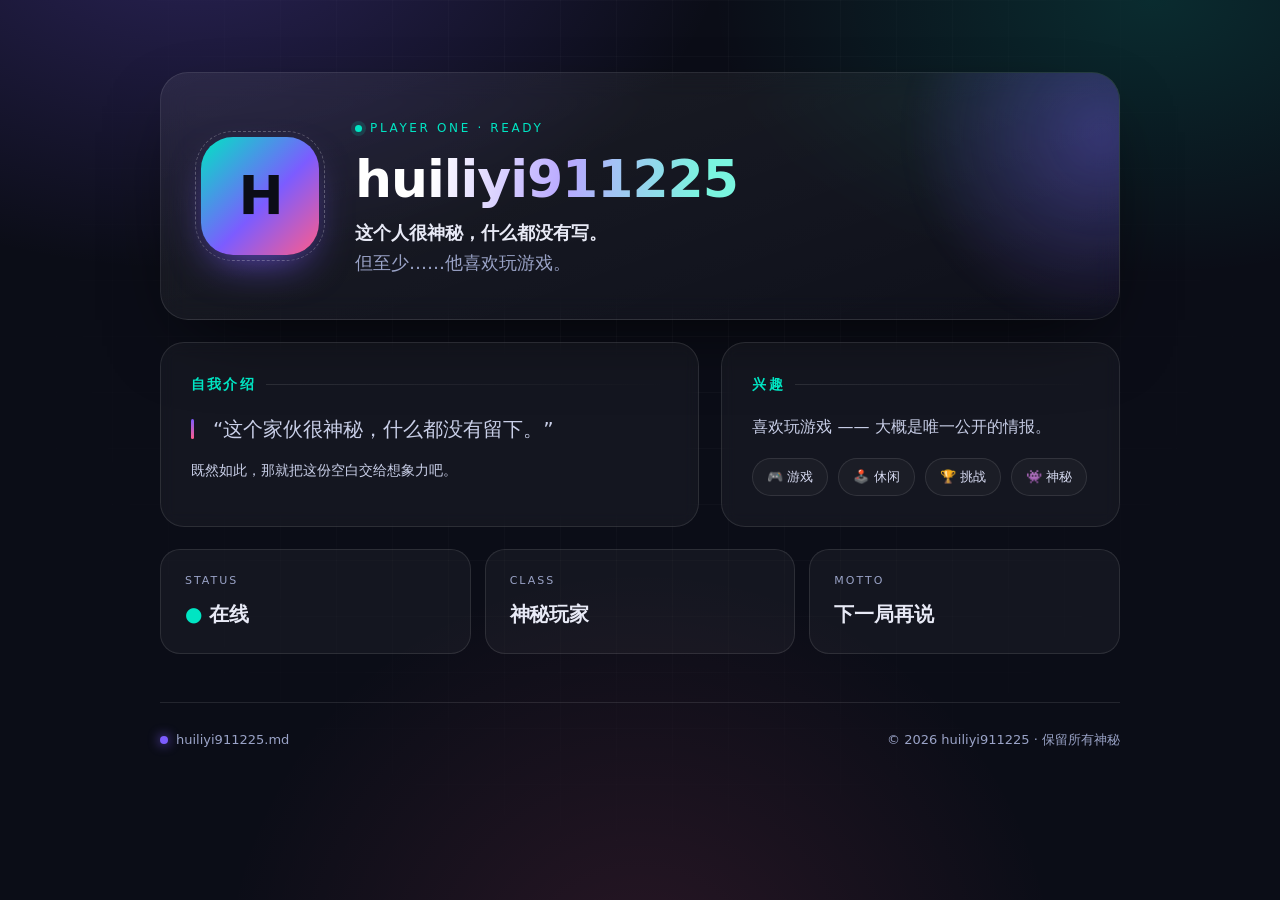
<file: members/huiliyi911225/index.html>
<!DOCTYPE html>
<html lang="zh-CN">
<head>
<meta charset="UTF-8">
<meta name="viewport" content="width=device-width, initial-scale=1.0">
<title>huiliyi911225 · 神秘人</title>
<style>
  :root {
    --bg: #0b0d17;
    --bg-soft: #121629;
    --card: rgba(255, 255, 255, 0.04);
    --line: rgba(255, 255, 255, 0.1);
    --text: #e8eaf6;
    --muted: #9aa3c7;
    --accent: #7c5cff;
    --accent-2: #00e5c3;
    --accent-3: #ff5c8a;
  }

  * { box-sizing: border-box; }
  html { scroll-behavior: smooth; }

  body {
    margin: 0;
    min-height: 100vh;
    font-family: "Segoe UI", "PingFang SC", "Microsoft YaHei", system-ui, -apple-system, sans-serif;
    color: var(--text);
    background:
      radial-gradient(900px 600px at 15% -10%, rgba(124, 92, 255, 0.28), transparent 60%),
      radial-gradient(800px 500px at 90% 0%, rgba(0, 229, 195, 0.14), transparent 55%),
      radial-gradient(700px 700px at 50% 110%, rgba(255, 92, 138, 0.12), transparent 60%),
      var(--bg);
    background-attachment: fixed;
    line-height: 1.7;
    overflow-x: hidden;
  }

  /* 背景网格 */
  body::before {
    content: "";
    position: fixed;
    inset: 0;
    background-image:
      linear-gradient(rgba(255, 255, 255, 0.035) 1px, transparent 1px),
      linear-gradient(90deg, rgba(255, 255, 255, 0.035) 1px, transparent 1px);
    background-size: 56px 56px;
    mask-image: radial-gradient(circle at 50% 30%, #000 0%, transparent 75%);
    -webkit-mask-image: radial-gradient(circle at 50% 30%, #000 0%, transparent 75%);
    pointer-events: none;
    z-index: 0;
  }

  .wrap {
    position: relative;
    z-index: 1;
    width: min(960px, 100% - 48px);
    margin: 0 auto;
    padding: 72px 0 56px;
  }

  /* ---------- Hero ---------- */
  .hero {
    display: flex;
    align-items: center;
    gap: 36px;
    padding: 40px;
    border: 1px solid var(--line);
    border-radius: 28px;
    background: linear-gradient(160deg, rgba(255,255,255,0.07), rgba(255,255,255,0.015));
    backdrop-filter: blur(14px);
    -webkit-backdrop-filter: blur(14px);
    box-shadow: 0 30px 80px -30px rgba(0, 0, 0, 0.8);
    position: relative;
    overflow: hidden;
    animation: rise 0.9s cubic-bezier(0.22, 1, 0.36, 1) both;
  }

  .hero::after {
    content: "";
    position: absolute;
    top: -60%;
    right: -20%;
    width: 420px;
    height: 420px;
    background: radial-gradient(circle, rgba(124, 92, 255, 0.35), transparent 65%);
    filter: blur(10px);
    pointer-events: none;
  }

  .avatar {
    flex: 0 0 auto;
    width: 118px;
    height: 118px;
    border-radius: 32px;
    display: grid;
    place-items: center;
    font-size: 54px;
    font-weight: 700;
    letter-spacing: -2px;
    color: #0b0d17;
    background: linear-gradient(135deg, var(--accent-2), var(--accent) 55%, var(--accent-3));
    box-shadow: 0 18px 40px -12px rgba(124, 92, 255, 0.7);
    position: relative;
    animation: float 5s ease-in-out infinite;
  }

  .avatar::after {
    content: "";
    position: absolute;
    inset: -6px;
    border-radius: 38px;
    border: 1px dashed rgba(255, 255, 255, 0.25);
    animation: spin 18s linear infinite;
  }

  .hero-text { min-width: 0; }

  .eyebrow {
    display: inline-flex;
    align-items: center;
    gap: 8px;
    font-size: 12px;
    letter-spacing: 0.22em;
    text-transform: uppercase;
    color: var(--accent-2);
    margin-bottom: 12px;
  }

  .eyebrow .dot {
    width: 7px;
    height: 7px;
    border-radius: 50%;
    background: var(--accent-2);
    box-shadow: 0 0 0 4px rgba(0, 229, 195, 0.15);
    animation: pulse 2s ease-in-out infinite;
  }

  h1 {
    margin: 0 0 10px;
    font-size: clamp(32px, 6vw, 52px);
    line-height: 1.1;
    letter-spacing: -0.02em;
    background: linear-gradient(100deg, #fff 20%, #b8a8ff 55%, #7af5df 90%);
    -webkit-background-clip: text;
    background-clip: text;
    color: transparent;
  }

  .tagline {
    margin: 0;
    font-size: clamp(15px, 2.4vw, 18px);
    color: var(--muted);
    max-width: 46ch;
  }

  .tagline strong {
    color: var(--text);
    font-weight: 600;
  }

  /* ---------- Sections ---------- */
  .grid {
    display: grid;
    grid-template-columns: 1.15fr 0.85fr;
    gap: 22px;
    margin-top: 22px;
  }

  .card {
    padding: 30px;
    border: 1px solid var(--line);
    border-radius: 24px;
    background: var(--card);
    backdrop-filter: blur(8px);
    -webkit-backdrop-filter: blur(8px);
    transition: transform 0.35s ease, border-color 0.35s ease, background 0.35s ease;
    animation: rise 0.9s cubic-bezier(0.22, 1, 0.36, 1) both;
    animation-delay: 0.15s;
  }

  .card:nth-child(2) { animation-delay: 0.25s; }

  .card:hover {
    transform: translateY(-4px);
    border-color: rgba(124, 92, 255, 0.45);
    background: rgba(124, 92, 255, 0.07);
  }

  .card h2 {
    margin: 0 0 16px;
    font-size: 14px;
    letter-spacing: 0.16em;
    text-transform: uppercase;
    color: var(--accent-2);
    display: flex;
    align-items: center;
    gap: 10px;
  }

  .card h2::after {
    content: "";
    flex: 1;
    height: 1px;
    background: linear-gradient(90deg, var(--line), transparent);
  }

  .card p { margin: 0; color: #c9cfe8; }
  .card p + p { margin-top: 12px; }

  .quote {
    font-size: 20px;
    line-height: 1.6;
    color: var(--text);
    position: relative;
    padding-left: 22px;
  }

  .quote::before {
    content: "";
    position: absolute;
    left: 0;
    top: 6px;
    bottom: 6px;
    width: 3px;
    border-radius: 3px;
    background: linear-gradient(180deg, var(--accent), var(--accent-3));
  }

  .muted { color: var(--muted); font-size: 14px; }

  /* ---------- Tags ---------- */
  .tags {
    display: flex;
    flex-wrap: wrap;
    gap: 10px;
    margin-top: 18px;
  }

  .tag {
    padding: 7px 14px;
    border-radius: 999px;
    font-size: 13px;
    color: #d7dbf2;
    border: 1px solid var(--line);
    background: rgba(255, 255, 255, 0.03);
    transition: all 0.25s ease;
    cursor: default;
  }

  .tag:hover {
    color: #0b0d17;
    background: linear-gradient(135deg, var(--accent-2), var(--accent));
    border-color: transparent;
    transform: translateY(-2px);
  }

  /* ---------- Status strip ---------- */
  .strip {
    margin-top: 22px;
    display: grid;
    grid-template-columns: repeat(3, 1fr);
    gap: 14px;
  }

  .stat {
    padding: 22px 24px;
    border: 1px solid var(--line);
    border-radius: 20px;
    background: var(--card);
    animation: rise 0.9s cubic-bezier(0.22, 1, 0.36, 1) both;
    animation-delay: 0.35s;
  }

  .stat:nth-child(2) { animation-delay: 0.42s; }
  .stat:nth-child(3) { animation-delay: 0.49s; }

  .stat .label {
    font-size: 11px;
    letter-spacing: 0.18em;
    text-transform: uppercase;
    color: var(--muted);
  }

  .stat .value {
    margin-top: 6px;
    font-size: 20px;
    font-weight: 600;
    letter-spacing: -0.01em;
  }

  .stat .value .accent { color: var(--accent-2); }

  /* ---------- Footer ---------- */
  footer {
    margin-top: 48px;
    padding-top: 26px;
    border-top: 1px solid var(--line);
    display: flex;
    flex-wrap: wrap;
    gap: 12px;
    align-items: center;
    justify-content: space-between;
    font-size: 13px;
    color: var(--muted);
  }

  .footer-mark {
    display: inline-flex;
    align-items: center;
    gap: 8px;
  }

  .footer-mark .pip {
    width: 8px;
    height: 8px;
    border-radius: 50%;
    background: var(--accent);
    box-shadow: 0 0 12px var(--accent);
  }

  /* ---------- Animations ---------- */
  @keyframes rise {
    from { opacity: 0; transform: translateY(22px); }
    to { opacity: 1; transform: translateY(0); }
  }

  @keyframes float {
    0%, 100% { transform: translateY(0); }
    50% { transform: translateY(-7px); }
  }

  @keyframes spin {
    to { transform: rotate(360deg); }
  }

  @keyframes pulse {
    0%, 100% { opacity: 1; }
    50% { opacity: 0.35; }
  }

  @media (max-width: 760px) {
    .wrap { width: min(960px, 100% - 28px); padding: 36px 0 36px; }
    .hero {
      flex-direction: column;
      align-items: flex-start;
      gap: 24px;
      padding: 28px;
    }
    .grid { grid-template-columns: 1fr; }
    .strip { grid-template-columns: 1fr; }
    .avatar { width: 92px; height: 92px; font-size: 42px; border-radius: 26px; }
  }

  @media (prefers-reduced-motion: reduce) {
    *, *::before, *::after { animation: none !important; transition: none !important; }
  }
</style>
</head>
<body>
  <main class="wrap">

    <section class="hero">
      <div class="avatar" aria-hidden="true">H</div>
      <div class="hero-text">
        <span class="eyebrow"><span class="dot"></span>Player One · Ready</span>
        <h1>huiliyi911225</h1>
        <p class="tagline">
          <strong>这个人很神秘，什么都没有写。</strong><br>
          但至少……他喜欢玩游戏。
        </p>
      </div>
    </section>

    <div class="grid">
      <section class="card">
        <h2>自我介绍</h2>
        <p class="quote">“这个家伙很神秘，什么都没有留下。”</p>
        <p class="muted" style="margin-top:14px;">既然如此，那就把这份空白交给想象力吧。</p>
      </section>

      <section class="card">
        <h2>兴趣</h2>
        <p>喜欢玩游戏 —— 大概是唯一公开的情报。</p>
        <div class="tags">
          <span class="tag">🎮 游戏</span>
          <span class="tag">🕹️ 休闲</span>
          <span class="tag">🏆 挑战</span>
          <span class="tag">👾 神秘</span>
        </div>
      </section>
    </div>

    <div class="strip">
      <div class="stat">
        <div class="label">Status</div>
        <div class="value"><span class="accent">● </span>在线</div>
      </div>
      <div class="stat">
        <div class="label">Class</div>
        <div class="value">神秘玩家</div>
      </div>
      <div class="stat">
        <div class="label">Motto</div>
        <div class="value">下一局再说</div>
      </div>
    </div>

    <footer>
      <span class="footer-mark"><span class="pip"></span>huiliyi911225.md</span>
      <span>© 2026 huiliyi911225 · 保留所有神秘</span>
    </footer>

  </main>
</body>
</html>
</file>
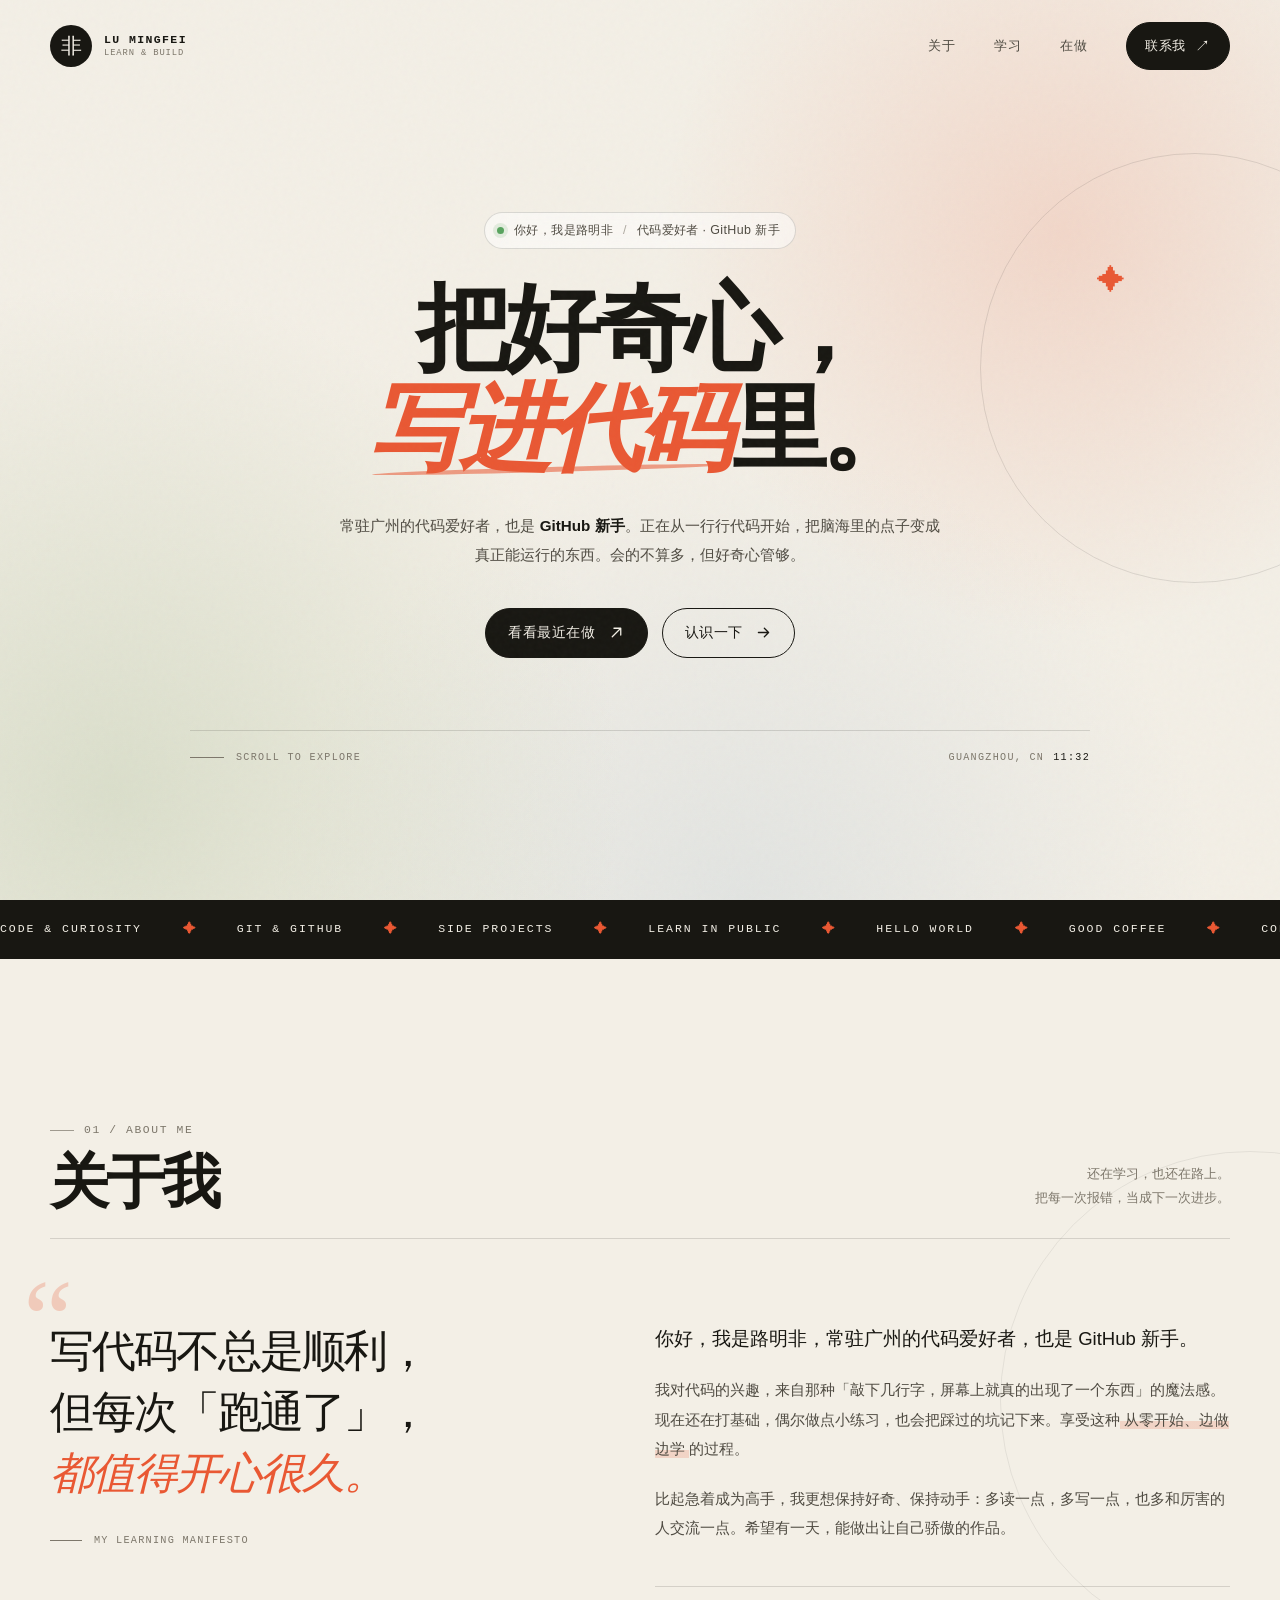
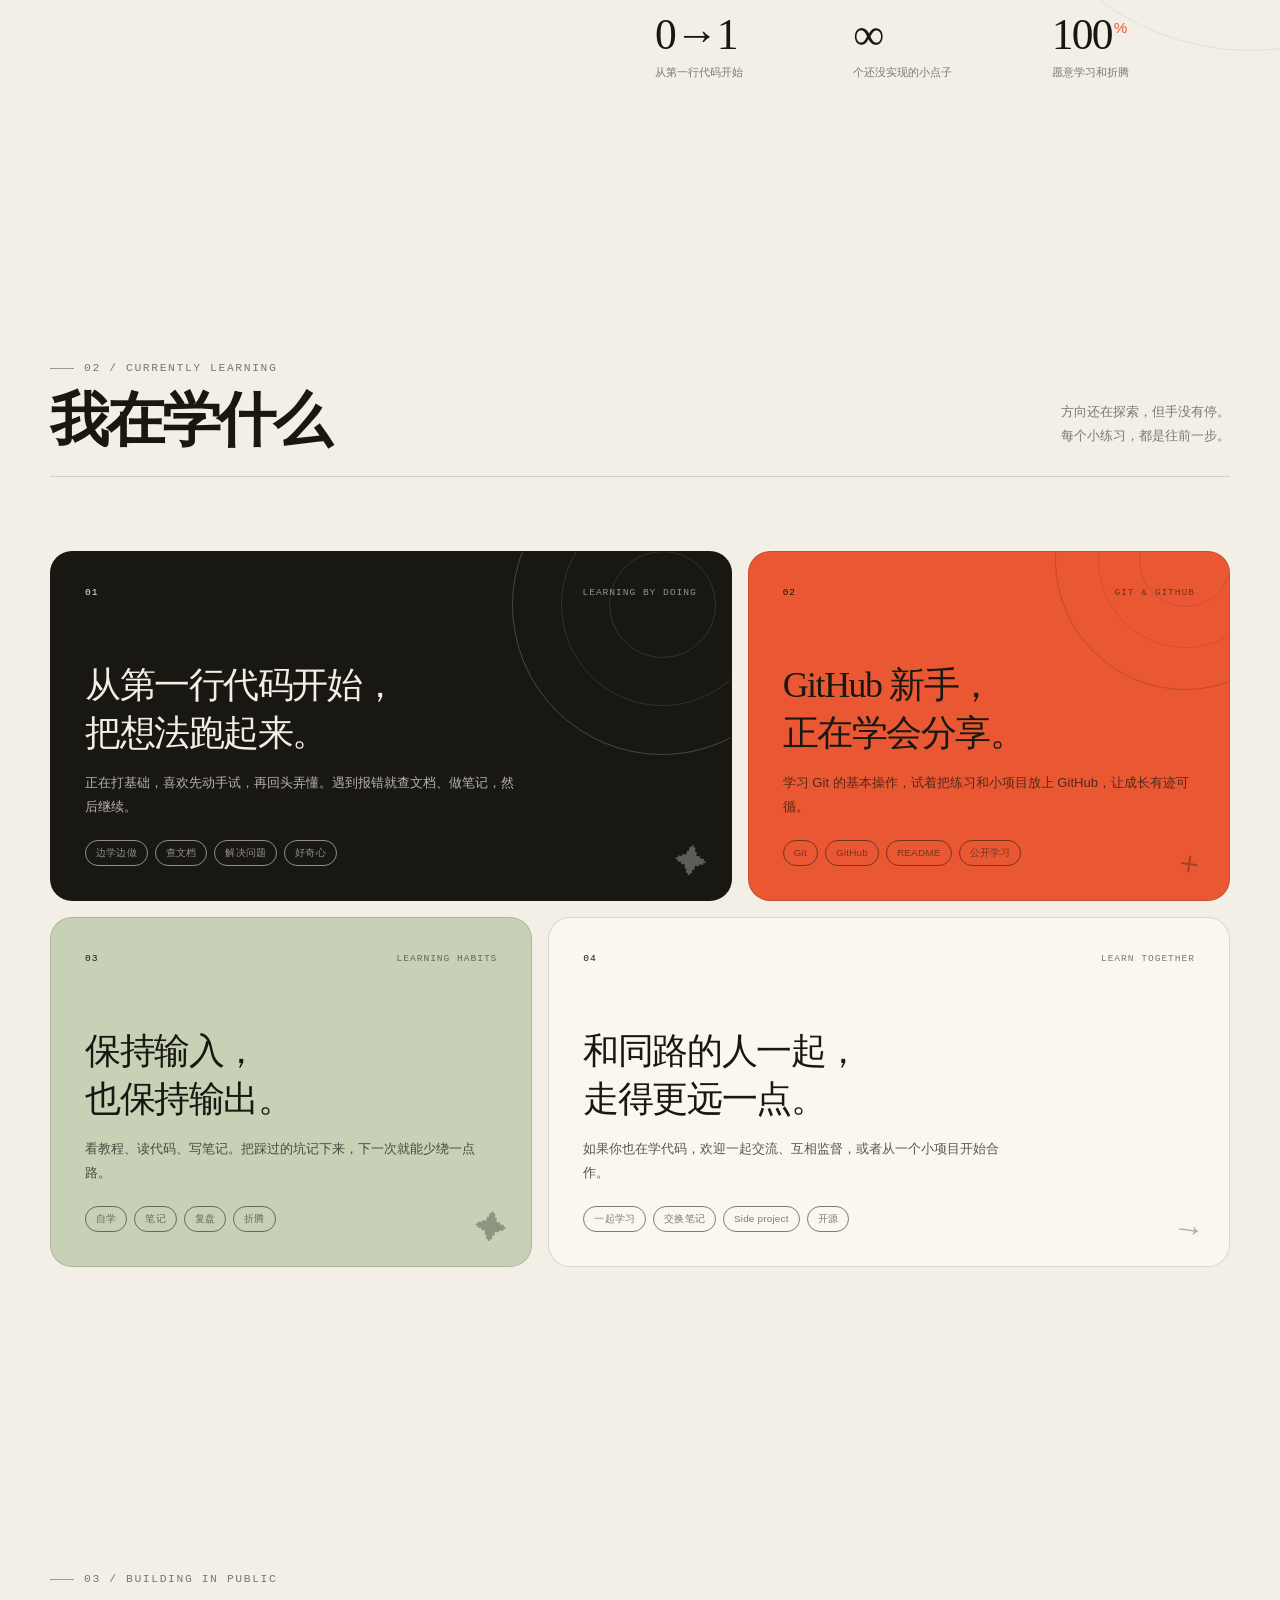
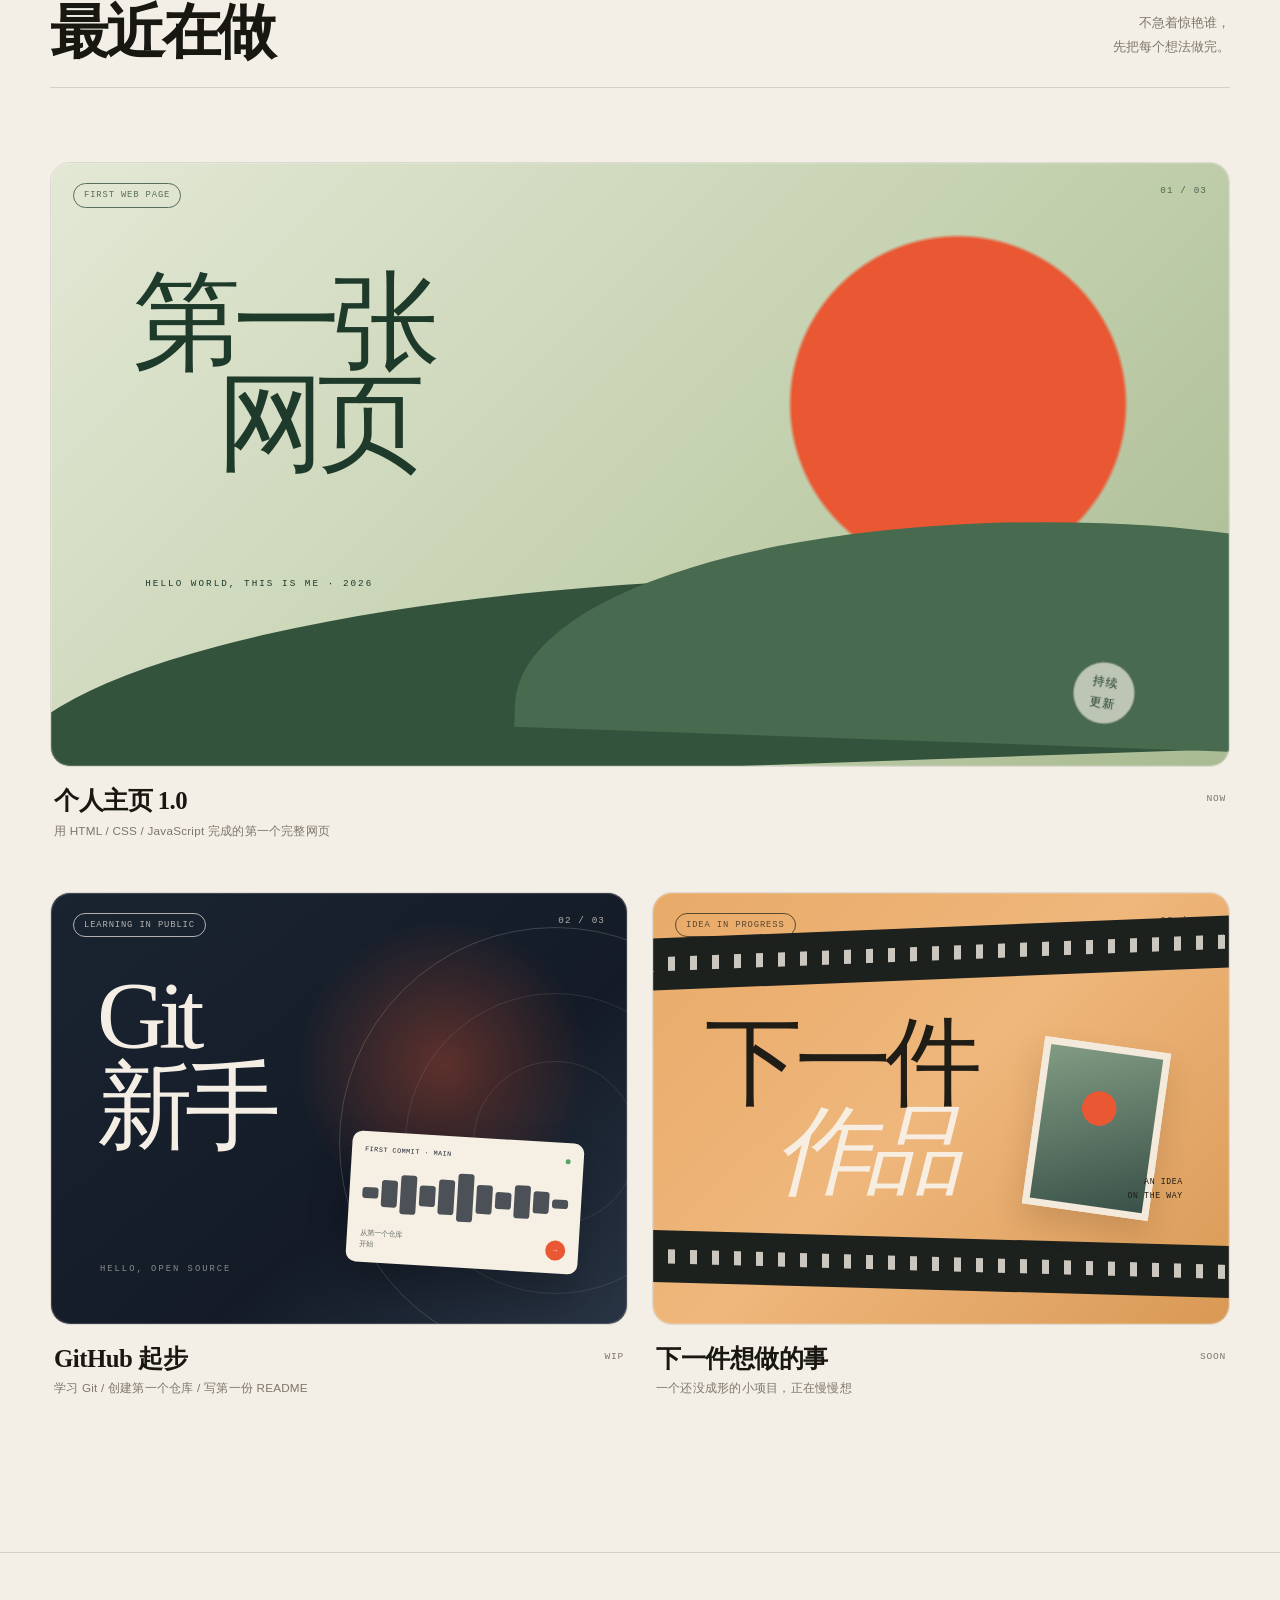
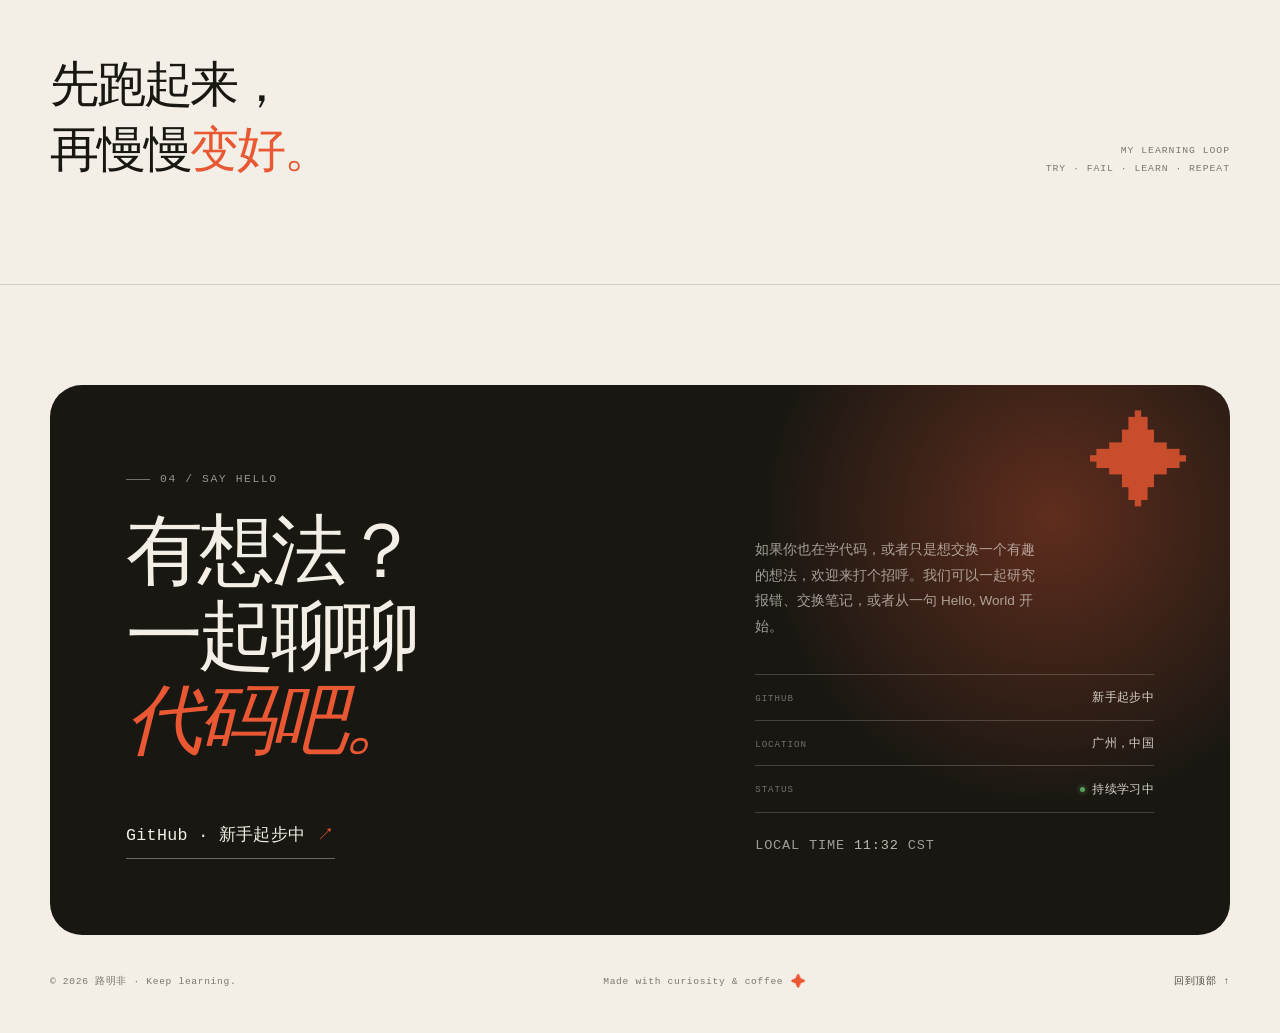
<file: members/hzl8651/index.html>
<!DOCTYPE html>
<html lang="zh-CN">
<head>
  <meta charset="UTF-8">
  <meta name="viewport" content="width=device-width, initial-scale=1.0">
  <meta name="description" content="路明非的个人主页 —— 常驻广州的代码爱好者、GitHub 新手，把好奇心写进代码里。">
  <meta name="theme-color" content="#f3efe6">
  <title>路明非 · 代码爱好者 &amp; GitHub 新手</title>
  <style>
    /* ============================================================
       01. 基础变量与重置
       想换主题色，只需修改这里的 --accent / --paper / --ink
       ============================================================ */
    :root {
      --paper: #f3efe6;
      --paper-deep: #e9e2d5;
      --ink: #181712;
      --ink-soft: #4f4b42;
      --muted: #7d776b;
      --accent: #e95833;
      --accent-deep: #c9401d;
      --sage: #c7d1b6;
      --sky: #b9c9d6;
      --line: rgba(24, 23, 18, 0.14);
      --line-light: rgba(243, 239, 230, 0.2);
      --card: rgba(255, 255, 255, 0.42);
      --font-sans: "Avenir Next", Avenir, "Helvetica Neue", "PingFang SC",
        "Hiragino Sans GB", "Microsoft YaHei", sans-serif;
      --font-serif: "Iowan Old Style", "Baskerville", "Songti SC", "STSong",
        "Noto Serif SC", "SimSun", serif;
      --font-mono: "SFMono-Regular", "Cascadia Mono", Consolas,
        "Liberation Mono", monospace;
      --radius-lg: 32px;
      --radius-md: 22px;
      --container: min(1180px, calc(100% - 64px));
      --ease: cubic-bezier(0.22, 1, 0.36, 1);
    }

    *,
    *::before,
    *::after {
      box-sizing: border-box;
    }

    html {
      scroll-behavior: smooth;
      scroll-padding-top: 96px;
    }

    body {
      margin: 0;
      color: var(--ink);
      background: var(--paper);
      font-family: var(--font-sans);
      font-size: 16px;
      line-height: 1.7;
      -webkit-font-smoothing: antialiased;
      text-rendering: optimizeLegibility;
      overflow-x: hidden;
    }

    body::before {
      content: "";
      position: fixed;
      inset: 0;
      z-index: 100;
      pointer-events: none;
      opacity: 0.035;
      background-image: url("data:image/svg+xml,%3Csvg viewBox='0 0 220 220' xmlns='http://www.w3.org/2000/svg'%3E%3Cfilter id='n'%3E%3CfeTurbulence type='fractalNoise' baseFrequency='.85' numOctaves='3' stitchTiles='stitch'/%3E%3C/filter%3E%3Crect width='100%25' height='100%25' filter='url(%23n)' opacity='.8'/%3E%3C/svg%3E");
    }

    ::selection {
      background: var(--accent);
      color: #fffaf1;
    }

    a {
      color: inherit;
      text-decoration: none;
    }

    img,
    svg {
      display: block;
      max-width: 100%;
    }

    button,
    input,
    textarea {
      font: inherit;
    }

    ul,
    ol,
    dl,
    dd,
    p,
    h1,
    h2,
    h3,
    figure {
      margin: 0;
    }

    ul,
    ol {
      padding: 0;
      list-style: none;
    }

    :focus-visible {
      outline: 2px solid var(--accent);
      outline-offset: 5px;
      border-radius: 4px;
    }

    .no-break {
      white-space: nowrap;
    }

    .skip-link {
      position: fixed;
      top: -100px;
      left: 20px;
      z-index: 200;
      padding: 12px 18px;
      color: var(--paper);
      background: var(--ink);
      border-radius: 999px;
      transition: top 0.25s ease;
    }

    .skip-link:focus {
      top: 18px;
    }

    .container {
      width: var(--container);
      margin-inline: auto;
    }

    .eyebrow {
      display: inline-flex;
      align-items: center;
      gap: 10px;
      color: var(--muted);
      font-family: var(--font-mono);
      font-size: 0.71rem;
      font-weight: 500;
      letter-spacing: 0.14em;
      line-height: 1.4;
      text-transform: uppercase;
    }

    .eyebrow::before {
      content: "";
      width: 24px;
      height: 1px;
      background: currentColor;
      opacity: 0.7;
    }

    .status-dot {
      display: inline-block;
      width: 7px;
      height: 7px;
      flex: 0 0 auto;
      background: #58a35e;
      border-radius: 50%;
      box-shadow: 0 0 0 4px rgba(88, 163, 94, 0.14);
      animation: breathe 2.8s ease-in-out infinite;
    }

    /* ============================================================
       02. 滚动进度与页头
       ============================================================ */
    .scroll-progress {
      position: fixed;
      inset: 0 0 auto;
      z-index: 120;
      height: 2px;
      pointer-events: none;
    }

    .scroll-progress span {
      display: block;
      width: 100%;
      height: 100%;
      background: var(--accent);
      transform: scaleX(0);
      transform-origin: left center;
      will-change: transform;
    }

    .site-header {
      position: fixed;
      inset: 0 0 auto;
      z-index: 100;
      padding: 22px 0;
      transition:
        padding 0.35s var(--ease),
        background-color 0.35s ease,
        border-color 0.35s ease,
        backdrop-filter 0.35s ease;
      border-bottom: 1px solid transparent;
    }

    .site-header.is-scrolled {
      padding: 12px 0;
      background: rgba(243, 239, 230, 0.82);
      border-bottom-color: var(--line);
      -webkit-backdrop-filter: blur(18px);
      backdrop-filter: blur(18px);
    }

    .header-inner {
      display: flex;
      align-items: center;
      justify-content: space-between;
      gap: 24px;
      width: var(--container);
      margin-inline: auto;
    }

    .brand {
      display: inline-flex;
      align-items: center;
      gap: 12px;
      flex: 0 0 auto;
    }

    .brand-mark {
      display: grid;
      width: 42px;
      height: 42px;
      place-items: center;
      color: var(--paper);
      background: var(--ink);
      border-radius: 50%;
      font-family: var(--font-serif);
      font-size: 1.3rem;
      line-height: 1;
      transition: transform 0.5s var(--ease), background-color 0.3s ease;
    }

    .brand:hover .brand-mark {
      background: var(--accent);
      transform: rotate(-10deg);
    }

    .brand-name {
      display: flex;
      flex-direction: column;
      font-family: var(--font-mono);
      font-size: 0.72rem;
      font-weight: 600;
      letter-spacing: 0.12em;
      line-height: 1.35;
    }

    .brand-name small {
      color: var(--muted);
      font-size: 0.55rem;
      font-weight: 400;
      letter-spacing: 0.1em;
    }

    .main-nav {
      display: flex;
      align-items: center;
      gap: clamp(22px, 3vw, 38px);
    }

    .nav-link {
      position: relative;
      color: var(--ink-soft);
      font-size: 0.82rem;
      letter-spacing: 0.08em;
      transition: color 0.25s ease;
    }

    .nav-link::after {
      content: "";
      position: absolute;
      right: 0;
      bottom: -7px;
      left: 0;
      height: 1px;
      background: currentColor;
      transform: scaleX(0);
      transform-origin: right center;
      transition: transform 0.35s var(--ease);
    }

    .nav-link:hover {
      color: var(--ink);
    }

    .nav-link:hover::after {
      transform: scaleX(1);
      transform-origin: left center;
    }

    .nav-cta {
      display: inline-flex;
      align-items: center;
      gap: 9px;
      padding: 10px 18px;
      color: var(--paper);
      background: var(--ink);
      border: 1px solid var(--ink);
      border-radius: 999px;
      font-size: 0.8rem;
      letter-spacing: 0.06em;
      transition:
        background-color 0.3s ease,
        border-color 0.3s ease,
        transform 0.3s var(--ease);
    }

    .nav-cta span {
      font-size: 0.95rem;
      transition: transform 0.3s var(--ease);
    }

    .nav-cta:hover {
      background: var(--accent);
      border-color: var(--accent);
      transform: translateY(-2px);
    }

    .nav-cta:hover span {
      transform: translate(2px, -2px);
    }

    .menu-toggle {
      display: none;
      align-items: center;
      gap: 9px;
      padding: 10px 14px;
      color: var(--ink);
      background: rgba(255, 255, 255, 0.42);
      border: 1px solid var(--line);
      border-radius: 999px;
      font-family: var(--font-mono);
      font-size: 0.62rem;
      letter-spacing: 0.08em;
      line-height: 1;
      cursor: pointer;
      -webkit-backdrop-filter: blur(12px);
      backdrop-filter: blur(12px);
      transition:
        color 0.3s ease,
        background-color 0.3s ease,
        border-color 0.3s ease;
    }

    .menu-toggle:hover {
      background: rgba(255, 255, 255, 0.75);
      border-color: rgba(24, 23, 18, 0.25);
    }

    .menu-toggle-icon {
      position: relative;
      display: block;
      width: 14px;
      height: 10px;
    }

    .menu-toggle-icon span {
      position: absolute;
      left: 0;
      width: 100%;
      height: 1px;
      background: currentColor;
      transition: transform 0.3s var(--ease), top 0.3s var(--ease);
    }

    .menu-toggle-icon span:first-child {
      top: 2px;
    }

    .menu-toggle-icon span:last-child {
      top: 7px;
    }

    .menu-toggle.is-active .menu-toggle-icon span:first-child {
      top: 5px;
      transform: rotate(45deg);
    }

    .menu-toggle.is-active .menu-toggle-icon span:last-child {
      top: 5px;
      transform: rotate(-45deg);
    }

    .site-header.is-menu-open {
      padding: 12px 0;
      background: rgba(243, 239, 230, 0.96);
      border-bottom-color: var(--line);
      -webkit-backdrop-filter: blur(18px);
      backdrop-filter: blur(18px);
    }

    /* ============================================================
       03. 首屏
       ============================================================ */
    .hero {
      position: relative;
      display: flex;
      align-items: center;
      min-height: 100svh;
      padding: 142px 0 64px;
      overflow: hidden;
      isolation: isolate;
    }

    .hero::before {
      content: "";
      position: absolute;
      inset: 0;
      z-index: -2;
      background:
        radial-gradient(circle at 83% 26%, rgba(233, 88, 51, 0.16), transparent 32%),
        radial-gradient(circle at 9% 88%, rgba(199, 209, 182, 0.56), transparent 36%),
        radial-gradient(circle at 58% 102%, rgba(185, 201, 214, 0.3), transparent 40%);
    }

    .hero::after {
      content: "";
      position: absolute;
      top: 17%;
      right: -130px;
      z-index: -1;
      width: 430px;
      height: 430px;
      border: 1px solid rgba(24, 23, 18, 0.11);
      border-radius: 50%;
      pointer-events: none;
    }

    .hero-grid {
      display: flex;
      justify-content: center;
    }

    .hero-copy {
      position: relative;
      z-index: 2;
      width: 100%;
      max-width: 1000px;
      margin-inline: auto;
      text-align: center;
    }

    .hello {
      display: inline-flex;
      align-items: center;
      flex-wrap: wrap;
      gap: 10px;
      margin-bottom: 30px;
      padding: 8px 15px 8px 12px;
      color: var(--ink-soft);
      background: rgba(255, 255, 255, 0.5);
      border: 1px solid var(--line);
      border-radius: 999px;
      font-size: 0.78rem;
      line-height: 1.5;
      letter-spacing: 0.03em;
      -webkit-backdrop-filter: blur(12px);
      backdrop-filter: blur(12px);
    }

    .hello .divider {
      color: var(--muted);
      opacity: 0.6;
    }

    .hero-title {
      position: relative;
      width: 100%;
      max-width: 1000px;
      margin-inline: auto;
      font-family: var(--font-serif);
      font-size: clamp(3.6rem, 7.4vw, 6.8rem);
      font-weight: 600;
      letter-spacing: -0.055em;
      line-height: 1.06;
    }

    .hero-title .line {
      display: block;
    }

    .accent-word {
      position: relative;
      display: inline-block;
      color: var(--accent);
      font-style: italic;
      padding-right: 0.04em;
    }

    .accent-word::after {
      content: "";
      position: absolute;
      right: 0.02em;
      bottom: 0.08em;
      left: 0.03em;
      height: 0.055em;
      background: currentColor;
      border-radius: 50%;
      transform: rotate(-1.6deg);
      opacity: 0.55;
    }

    .hero-star {
      position: absolute;
      top: -0.42em;
      right: 2%;
      color: var(--accent);
      font-family: var(--font-serif);
      font-size: 0.3em;
      font-weight: 400;
      line-height: 1;
      animation: spin 18s linear infinite;
    }

    .hero-desc {
      max-width: 600px;
      margin: 32px auto 0;
      color: var(--ink-soft);
      font-size: clamp(0.95rem, 1.15vw, 1.06rem);
      line-height: 1.9;
    }

    .hero-desc strong {
      color: var(--ink);
      font-weight: 600;
    }

    .hero-actions {
      display: flex;
      align-items: center;
      justify-content: center;
      flex-wrap: wrap;
      gap: 14px;
      margin-top: 38px;
    }

    .button {
      display: inline-flex;
      align-items: center;
      justify-content: center;
      gap: 12px;
      min-height: 50px;
      padding: 0 22px;
      border: 1px solid var(--ink);
      border-radius: 999px;
      font-size: 0.86rem;
      font-weight: 500;
      letter-spacing: 0.04em;
      transition:
        color 0.3s ease,
        background-color 0.3s ease,
        border-color 0.3s ease,
        transform 0.35s var(--ease),
        box-shadow 0.35s ease;
    }

    .button svg {
      width: 17px;
      height: 17px;
      transition: transform 0.35s var(--ease);
    }

    .button-primary {
      color: var(--paper);
      background: var(--ink);
    }

    .button-primary:hover {
      background: var(--accent);
      border-color: var(--accent);
      transform: translateY(-3px);
      box-shadow: 0 12px 30px rgba(233, 88, 51, 0.2);
    }

    .button-primary:hover svg {
      transform: translate(3px, -3px);
    }

    .button-ghost {
      background: transparent;
    }

    .button-ghost:hover {
      background: rgba(255, 255, 255, 0.45);
      transform: translateY(-3px);
    }

    .button-ghost:hover svg {
      transform: translate(2px, -2px);
    }

    .hero-foot {
      display: flex;
      align-items: center;
      justify-content: space-between;
      gap: 18px;
      width: 100%;
      max-width: 900px;
      margin: clamp(48px, 8vh, 92px) auto 0;
      padding-top: 18px;
      color: var(--muted);
      border-top: 1px solid var(--line);
      font-family: var(--font-mono);
      font-size: 0.63rem;
      letter-spacing: 0.13em;
      text-transform: uppercase;
    }

    .scroll-cue {
      display: inline-flex;
      align-items: center;
      gap: 12px;
    }

    .scroll-cue::before {
      content: "";
      width: 34px;
      height: 1px;
      background: var(--muted);
      animation: pulse-line 2.4s ease-in-out infinite;
    }

    .hero-place {
      display: inline-flex;
      align-items: center;
      gap: 9px;
    }

    .hero-place .clock {
      color: var(--ink);
    }

    /* ============================================================
       05. 横向技能滚动条
       ============================================================ */
    .ticker {
      position: relative;
      z-index: 2;
      overflow: hidden;
      padding: 18px 0;
      color: var(--paper);
      background: var(--ink);
    }

    .ticker-track {
      display: flex;
      width: max-content;
      animation: marquee 24s linear infinite;
    }

    .ticker:hover .ticker-track {
      animation-play-state: paused;
    }

    .ticker-group {
      display: flex;
      align-items: center;
      flex: 0 0 auto;
    }

    .ticker-item {
      display: inline-flex;
      align-items: center;
      gap: clamp(26px, 3.2vw, 50px);
      padding-right: clamp(26px, 3.2vw, 50px);
      font-family: var(--font-mono);
      font-size: clamp(0.68rem, 0.9vw, 0.8rem);
      letter-spacing: 0.17em;
      white-space: nowrap;
      text-transform: uppercase;
    }

    .ticker-item::after {
      content: "✦";
      color: var(--accent);
      font-family: var(--font-serif);
      font-size: 1.15em;
      letter-spacing: 0;
    }

    /* ============================================================
       06. 通用章节
       ============================================================ */
    .section {
      position: relative;
      padding: clamp(92px, 12vw, 158px) 0;
    }

    .section-heading {
      display: flex;
      align-items: flex-end;
      justify-content: space-between;
      gap: 40px;
      margin-bottom: clamp(48px, 6vw, 74px);
      padding-bottom: 22px;
      border-bottom: 1px solid var(--line);
    }

    .section-heading h2 {
      margin-top: 12px;
      font-family: var(--font-serif);
      font-size: clamp(2.3rem, 4.6vw, 4.2rem);
      font-weight: 600;
      letter-spacing: -0.055em;
      line-height: 1.1;
    }

    .section-note {
      max-width: 330px;
      padding-bottom: 6px;
      color: var(--muted);
      font-size: 0.84rem;
      line-height: 1.8;
      text-align: right;
    }

    /* ============================================================
       07. 关于
       ============================================================ */
    .about {
      overflow: hidden;
    }

    .about::before {
      content: "";
      position: absolute;
      top: 22%;
      right: -220px;
      width: 500px;
      height: 500px;
      border: 1px solid rgba(24, 23, 18, 0.07);
      border-radius: 50%;
      pointer-events: none;
    }

    .about-grid {
      display: grid;
      grid-template-columns: minmax(0, 0.92fr) minmax(0, 1.08fr);
      align-items: start;
      gap: clamp(50px, 9vw, 132px);
    }

    .about-statement {
      position: relative;
      padding-top: 8px;
    }

    .about-statement::before {
      content: "“";
      position: absolute;
      top: -0.45em;
      left: -0.24em;
      color: var(--accent);
      font-family: var(--font-serif);
      font-size: 7rem;
      line-height: 1;
      opacity: 0.24;
      pointer-events: none;
    }

    .about-quote {
      position: relative;
      z-index: 1;
      font-family: var(--font-serif);
      font-size: clamp(1.9rem, 3.4vw, 3.2rem);
      font-weight: 500;
      letter-spacing: -0.045em;
      line-height: 1.4;
    }

    .about-quote em {
      color: var(--accent);
      font-style: italic;
    }

    .about-sign {
      display: flex;
      align-items: center;
      gap: 12px;
      margin-top: 28px;
      color: var(--muted);
      font-family: var(--font-mono);
      font-size: 0.64rem;
      letter-spacing: 0.12em;
      text-transform: uppercase;
    }

    .about-sign::before {
      content: "";
      width: 32px;
      height: 1px;
      background: var(--muted);
    }

    .about-body {
      padding-top: 8px;
    }

    .about-lead {
      color: var(--ink);
      font-size: clamp(1.05rem, 1.45vw, 1.18rem);
      font-weight: 500;
      line-height: 1.9;
    }

    .about-body > p:not(.about-lead) {
      margin-top: 20px;
      color: var(--ink-soft);
      font-size: 0.92rem;
      line-height: 2;
    }

    .about-body > p .mark {
      padding: 1px 4px;
      background: linear-gradient(transparent 58%, rgba(233, 88, 51, 0.18) 58%);
    }

    .about-facts {
      display: grid;
      grid-template-columns: repeat(3, minmax(0, 1fr));
      gap: 20px;
      margin-top: 42px;
      padding-top: 26px;
      border-top: 1px solid var(--line);
    }

    .fact strong {
      display: block;
      color: var(--ink);
      font-family: var(--font-serif);
      font-size: clamp(2rem, 3.4vw, 2.9rem);
      font-weight: 500;
      letter-spacing: -0.04em;
      line-height: 1;
    }

    .fact strong sup {
      margin-left: 2px;
      color: var(--accent);
      font-family: var(--font-sans);
      font-size: 0.35em;
      font-weight: 500;
      vertical-align: super;
    }

    .fact span {
      display: block;
      margin-top: 8px;
      color: var(--muted);
      font-size: 0.7rem;
      line-height: 1.55;
    }

    /* ============================================================
       08. 专长卡片
       ============================================================ */
    .skills {
      padding-top: clamp(74px, 9vw, 120px);
    }

    .skills-grid {
      display: grid;
      grid-template-columns: repeat(12, minmax(0, 1fr));
      gap: 16px;
    }

    .skill-card {
      position: relative;
      display: flex;
      flex-direction: column;
      min-height: 350px;
      padding: clamp(24px, 3vw, 34px);
      overflow: hidden;
      border: 1px solid var(--line);
      border-radius: var(--radius-md);
      isolation: isolate;
      transition:
        transform 0.55s var(--ease),
        box-shadow 0.55s ease,
        border-color 0.4s ease;
    }

    .skill-card:hover {
      border-color: rgba(24, 23, 18, 0.28);
      box-shadow: 0 24px 50px rgba(44, 36, 22, 0.12);
      transform: translateY(-6px);
    }

    .skill-card--wide {
      grid-column: span 7;
    }

    .skill-card--small {
      grid-column: span 5;
    }

    .skill-card--dark {
      color: var(--paper);
      background: var(--ink);
    }

    .skill-card--accent {
      color: var(--ink);
      background: var(--accent);
    }

    .skill-card--sage {
      color: var(--ink);
      background: var(--sage);
    }

    .skill-card--light {
      color: var(--ink);
      background: #fbf7ee;
    }

    .skill-top {
      position: relative;
      z-index: 2;
      display: flex;
      align-items: center;
      justify-content: space-between;
      gap: 16px;
      font-family: var(--font-mono);
      font-size: 0.6rem;
      letter-spacing: 0.1em;
      line-height: 1.4;
      text-transform: uppercase;
    }

    .skill-top .skill-en {
      opacity: 0.56;
    }

    .skill-card h3 {
      position: relative;
      z-index: 2;
      max-width: 410px;
      margin-top: auto;
      padding-top: 58px;
      font-family: var(--font-serif);
      font-size: clamp(1.65rem, 2.8vw, 2.55rem);
      font-weight: 500;
      letter-spacing: -0.04em;
      line-height: 1.32;
    }

    .skill-card p {
      position: relative;
      z-index: 2;
      max-width: 440px;
      margin-top: 14px;
      color: inherit;
      font-size: 0.82rem;
      line-height: 1.8;
      opacity: 0.72;
    }

    .skill-tags {
      position: relative;
      z-index: 2;
      display: flex;
      flex-wrap: wrap;
      gap: 7px;
      margin-top: 22px;
    }

    .skill-tags li {
      padding: 5px 10px;
      border: 1px solid currentColor;
      border-radius: 999px;
      font-size: 0.62rem;
      line-height: 1.4;
      letter-spacing: 0.02em;
      opacity: 0.55;
    }

    .skill-orbit {
      position: absolute;
      top: -28%;
      right: -12%;
      z-index: 0;
      width: 300px;
      height: 300px;
      border: 1px solid rgba(243, 239, 230, 0.22);
      border-radius: 50%;
      pointer-events: none;
    }

    .skill-orbit::before,
    .skill-orbit::after {
      content: "";
      position: absolute;
      border: 1px solid rgba(243, 239, 230, 0.12);
      border-radius: 50%;
    }

    .skill-orbit::before {
      inset: 16%;
    }

    .skill-orbit::after {
      inset: 32%;
    }

    .skill-card--accent .skill-orbit {
      top: -35%;
      right: -18%;
      width: 260px;
      height: 260px;
      border-color: rgba(24, 23, 18, 0.2);
    }

    .skill-card--accent .skill-orbit::before,
    .skill-card--accent .skill-orbit::after {
      border-color: rgba(24, 23, 18, 0.13);
    }

    .skill-scribble {
      position: absolute;
      right: 24px;
      bottom: 22px;
      z-index: 1;
      color: currentColor;
      font-family: var(--font-serif);
      font-size: 2rem;
      line-height: 1;
      opacity: 0.32;
      transform: rotate(8deg);
      pointer-events: none;
      transition: transform 0.5s var(--ease), opacity 0.5s ease;
    }

    .skill-card:hover .skill-scribble {
      opacity: 0.7;
      transform: rotate(-8deg) scale(1.12);
    }

    .skill-card--light::before {
      content: "";
      position: absolute;
      inset: 0;
      z-index: 0;
      background-image: radial-gradient(rgba(24, 23, 18, 0.12) 0.8px, transparent 0.8px);
      background-size: 17px 17px;
      -webkit-mask-image: linear-gradient(135deg, transparent 32%, #000 100%);
      mask-image: linear-gradient(135deg, transparent 32%, #000 100%);
      pointer-events: none;
    }

    /* ============================================================
       09. 作品
       ============================================================ */
    .work {
      padding-top: clamp(92px, 11vw, 150px);
    }

    .project-grid {
      display: grid;
      grid-template-columns: repeat(2, minmax(0, 1fr));
      gap: clamp(34px, 4vw, 52px) 24px;
    }

    .project {
      min-width: 0;
    }

    .project--wide {
      grid-column: 1 / -1;
      max-width: 100%;
    }

    .project-cover {
      position: relative;
      overflow: hidden;
      aspect-ratio: 4 / 3;
      border: 1px solid rgba(24, 23, 18, 0.1);
      border-radius: 20px;
      isolation: isolate;
    }

    .project--wide .project-cover {
      aspect-ratio: 16 / 8.2;
    }

    .project-cover::after {
      content: "";
      position: absolute;
      inset: 0;
      z-index: 10;
      border: 1px solid rgba(255, 255, 255, 0.16);
      border-radius: inherit;
      pointer-events: none;
    }

    .project-art {
      position: absolute;
      inset: 0;
      transition: transform 0.9s var(--ease);
    }

    .project:hover .project-art {
      transform: scale(1.025);
    }

    .cover-index {
      position: absolute;
      top: 20px;
      right: 22px;
      z-index: 12;
      font-family: var(--font-mono);
      font-size: 0.58rem;
      letter-spacing: 0.12em;
      opacity: 0.7;
    }

    .cover-tag {
      position: absolute;
      top: 20px;
      left: 22px;
      z-index: 12;
      padding: 5px 10px;
      border: 1px solid currentColor;
      border-radius: 999px;
      font-family: var(--font-mono);
      font-size: 0.55rem;
      letter-spacing: 0.1em;
      line-height: 1.4;
      opacity: 0.7;
      text-transform: uppercase;
    }

    .project-meta {
      display: flex;
      align-items: flex-start;
      justify-content: space-between;
      gap: 18px;
      padding: 17px 4px 0;
    }

    .project-meta h3 {
      font-family: var(--font-serif);
      font-size: clamp(1.25rem, 2vw, 1.55rem);
      font-weight: 600;
      letter-spacing: -0.02em;
      line-height: 1.35;
    }

    .project-meta p {
      margin-top: 4px;
      color: var(--muted);
      font-size: 0.73rem;
      line-height: 1.6;
      letter-spacing: 0.02em;
    }

    .project-year {
      padding-top: 7px;
      color: var(--muted);
      font-family: var(--font-mono);
      font-size: 0.6rem;
      letter-spacing: 0.08em;
      white-space: nowrap;
    }

    /* 作品一：第一张网页 */
    .art-tea {
      color: #1e3a2b;
      background:
        radial-gradient(circle at 77% 40%, #e95833 0 17%, transparent 17.4%),
        linear-gradient(135deg, #e3e8d5 0%, #c3d0ae 58%, #a9bb92 100%);
    }

    .tea-title {
      position: absolute;
      top: 18%;
      left: 7%;
      z-index: 2;
      display: flex;
      flex-direction: column;
      font-family: var(--font-serif);
      font-size: clamp(3rem, 8.4vw, 7.5rem);
      font-weight: 500;
      letter-spacing: -0.08em;
      line-height: 0.94;
    }

    .tea-title span:last-child {
      padding-left: 0.78em;
    }

    .tea-sub {
      position: absolute;
      bottom: 29%;
      left: 8%;
      z-index: 2;
      font-family: var(--font-mono);
      font-size: 0.58rem;
      letter-spacing: 0.22em;
    }

    .tea-hill {
      position: absolute;
      bottom: -2px;
      left: -4%;
      z-index: 1;
      width: 115%;
      height: 31%;
      background: #34533d;
      border-radius: 54% 46% 0 0 / 90% 85% 0 0;
      transform: rotate(-2deg);
    }

    .tea-hill::before {
      content: "";
      position: absolute;
      top: -25%;
      left: 38%;
      width: 78%;
      height: 120%;
      background: #486a4f;
      border-radius: 55% 45% 0 0 / 90% 75% 0 0;
      transform: rotate(4deg);
    }

    .tea-stamp {
      position: absolute;
      right: 8%;
      bottom: 7%;
      z-index: 3;
      display: grid;
      width: 62px;
      height: 62px;
      place-items: center;
      color: #1e3a2b;
      background: rgba(245, 241, 229, 0.68);
      border: 1px solid rgba(30, 58, 43, 0.32);
      border-radius: 50%;
      font-family: var(--font-serif);
      font-size: 0.78rem;
      letter-spacing: 0.05em;
      transform: rotate(9deg);
      -webkit-backdrop-filter: blur(8px);
      backdrop-filter: blur(8px);
    }

    /* 作品二：GitHub 起步 */
    .art-echo {
      color: #f4eee4;
      background:
        radial-gradient(circle at 68% 40%, rgba(233, 88, 51, 0.34), transparent 31%),
        linear-gradient(140deg, #1a2431 0%, #141b27 62%, #293544 100%);
    }

    .echo-glow {
      position: absolute;
      top: 8%;
      right: -25%;
      width: 75%;
      aspect-ratio: 1;
      border: 1px solid rgba(244, 238, 228, 0.18);
      border-radius: 50%;
    }

    .echo-glow::before,
    .echo-glow::after {
      content: "";
      position: absolute;
      border: 1px solid rgba(244, 238, 228, 0.1);
      border-radius: 50%;
    }

    .echo-glow::before {
      inset: 15%;
    }

    .echo-glow::after {
      inset: 31%;
    }

    .echo-title {
      position: absolute;
      top: 18%;
      left: 8%;
      z-index: 2;
      font-family: var(--font-serif);
      font-size: clamp(2.7rem, 7.5vw, 6.8rem);
      font-weight: 500;
      letter-spacing: -0.08em;
      line-height: 0.95;
    }

    .echo-en {
      position: absolute;
      bottom: 11%;
      left: 8.5%;
      z-index: 2;
      color: rgba(244, 238, 228, 0.52);
      font-family: var(--font-mono);
      font-size: 0.55rem;
      letter-spacing: 0.23em;
    }

    .echo-card {
      position: absolute;
      right: 8%;
      bottom: 13%;
      z-index: 3;
      width: min(43%, 232px);
      padding: 13px;
      color: #1c2430;
      background: #f6f0e4;
      border-radius: 10px;
      box-shadow: 0 22px 40px rgba(0, 0, 0, 0.23);
      transform: rotate(3.5deg);
      transition: transform 0.7s var(--ease);
    }

    .project:hover .echo-card {
      transform: rotate(-1deg) translateY(-5px);
    }

    .echo-card-head {
      display: flex;
      align-items: center;
      justify-content: space-between;
      gap: 8px;
      margin-bottom: 13px;
      font-family: var(--font-mono);
      font-size: 0.42rem;
      letter-spacing: 0.08em;
    }

    .echo-card-head span:last-child {
      width: 5px;
      height: 5px;
      background: #58a35e;
      border-radius: 50%;
    }

    .echo-bars {
      display: flex;
      align-items: center;
      gap: 3px;
      height: 48px;
    }

    .echo-bars span {
      display: block;
      width: 100%;
      background: #1c2430;
      border-radius: 3px;
      opacity: 0.78;
    }

    .echo-bars span:nth-child(1) { height: 24%; }
    .echo-bars span:nth-child(2) { height: 55%; }
    .echo-bars span:nth-child(3) { height: 83%; }
    .echo-bars span:nth-child(4) { height: 42%; }
    .echo-bars span:nth-child(5) { height: 72%; }
    .echo-bars span:nth-child(6) { height: 100%; }
    .echo-bars span:nth-child(7) { height: 61%; }
    .echo-bars span:nth-child(8) { height: 34%; }
    .echo-bars span:nth-child(9) { height: 70%; }
    .echo-bars span:nth-child(10) { height: 46%; }
    .echo-bars span:nth-child(11) { height: 20%; }

    .echo-card-foot {
      display: flex;
      align-items: center;
      justify-content: space-between;
      gap: 8px;
      margin-top: 12px;
      color: #6b706b;
      font-size: 0.46rem;
      line-height: 1.4;
    }

    .echo-play {
      display: grid;
      width: 20px;
      height: 20px;
      place-items: center;
      color: #f6f0e4;
      background: var(--accent);
      border-radius: 50%;
      font-size: 0.44rem;
    }

    /* 作品三：下一件作品 */
    .art-film {
      color: #201d16;
      background: linear-gradient(135deg, #e8aa68 0%, #efb77c 48%, #d99955 100%);
    }

    .film-strip {
      position: absolute;
      right: -5%;
      left: -5%;
      height: 12%;
      background: #1d211d;
    }

    .film-strip::before,
    .film-strip::after {
      content: "";
      position: absolute;
      top: 50%;
      right: 0;
      left: 0;
      height: 27%;
      background-image: repeating-linear-gradient(
        90deg,
        rgba(245, 239, 229, 0.8) 0 7px,
        transparent 7px 22px
      );
      transform: translateY(-50%);
      opacity: 0.7;
    }

    .film-strip--top {
      top: 8%;
      transform: rotate(-2.3deg);
    }

    .film-strip--bottom {
      bottom: 8%;
      transform: rotate(1.6deg);
    }

    .film-title {
      position: absolute;
      top: 29%;
      left: 9%;
      z-index: 2;
      display: flex;
      flex-direction: column;
      font-family: var(--font-serif);
      font-size: clamp(2.9rem, 7.6vw, 6.7rem);
      font-weight: 500;
      letter-spacing: -0.07em;
      line-height: 0.92;
    }

    .film-title em {
      padding-left: 0.72em;
      color: #f7ede0;
      font-style: italic;
    }

    .film-caption {
      position: absolute;
      right: 8%;
      bottom: 28%;
      z-index: 2;
      max-width: 27%;
      font-family: var(--font-mono);
      font-size: 0.51rem;
      line-height: 1.7;
      letter-spacing: 0.08em;
      text-align: right;
    }

    .film-frame {
      position: absolute;
      top: 35%;
      right: 12%;
      z-index: 1;
      width: 22%;
      aspect-ratio: 3 / 4;
      background: #f4eadb;
      border: 7px solid #f4eadb;
      box-shadow: 0 15px 30px rgba(61, 39, 17, 0.16);
      transform: rotate(8deg);
    }

    .film-frame::before {
      content: "";
      position: absolute;
      inset: 0;
      background:
        radial-gradient(circle at 50% 37%, #e95833 0 15%, transparent 15.5%),
        linear-gradient(160deg, #819b83, #395148);
    }

    /* ============================================================
       10. 工作信条
       ============================================================ */
    .belief {
      padding: clamp(64px, 8vw, 100px) 0;
      border-top: 1px solid var(--line);
      border-bottom: 1px solid var(--line);
    }

    .belief-inner {
      display: grid;
      grid-template-columns: minmax(0, 1fr) auto;
      align-items: end;
      gap: 36px;
    }

    .belief-quote {
      font-family: var(--font-serif);
      font-size: clamp(1.8rem, 3.8vw, 3.4rem);
      font-weight: 500;
      letter-spacing: -0.045em;
      line-height: 1.35;
    }

    .belief-quote .accent {
      color: var(--accent);
    }

    .belief-note {
      max-width: 210px;
      padding-bottom: 7px;
      color: var(--muted);
      font-family: var(--font-mono);
      font-size: 0.61rem;
      letter-spacing: 0.1em;
      line-height: 1.8;
      text-align: right;
      text-transform: uppercase;
    }

    /* ============================================================
       11. 联系
       ============================================================ */
    .contact-section {
      padding: clamp(60px, 8vw, 100px) 0 0;
    }

    .contact-panel {
      position: relative;
      display: grid;
      grid-template-columns: minmax(0, 1.15fr) minmax(250px, 0.85fr);
      gap: clamp(40px, 7vw, 110px);
      overflow: hidden;
      padding: clamp(34px, 6vw, 76px);
      color: var(--paper);
      background: var(--ink);
      border-radius: var(--radius-lg);
      isolation: isolate;
    }

    .contact-panel::before {
      content: "";
      position: absolute;
      top: -32%;
      right: -11%;
      z-index: -1;
      width: clamp(300px, 48vw, 620px);
      aspect-ratio: 1;
      background: radial-gradient(circle, rgba(233, 88, 51, 0.34), transparent 68%);
      border-radius: 50%;
      pointer-events: none;
    }

    .contact-panel::after {
      content: "✦";
      position: absolute;
      top: 30px;
      right: 38px;
      z-index: -1;
      color: var(--accent);
      font-family: var(--font-serif);
      font-size: clamp(4rem, 8vw, 7rem);
      line-height: 1;
      opacity: 0.8;
      animation: spin 34s linear infinite;
      pointer-events: none;
    }

    .contact-main {
      position: relative;
      z-index: 2;
    }

    .contact-main .eyebrow {
      color: rgba(243, 239, 230, 0.58);
    }

    .contact-title {
      margin-top: 22px;
      font-family: var(--font-serif);
      font-size: clamp(2.7rem, 6vw, 5.6rem);
      font-weight: 500;
      letter-spacing: -0.06em;
      line-height: 1.1;
    }

    .contact-title em {
      color: var(--accent);
      font-style: italic;
    }

    .email-link {
      display: inline-flex;
      align-items: center;
      gap: 12px;
      max-width: 100%;
      margin-top: clamp(34px, 5vw, 58px);
      padding-bottom: 8px;
      border-bottom: 1px solid rgba(243, 239, 230, 0.38);
      font-family: var(--font-mono);
      font-size: clamp(0.8rem, 1.45vw, 1.04rem);
      letter-spacing: 0.02em;
      overflow-wrap: anywhere;
      transition: color 0.3s ease, border-color 0.3s ease;
    }

    .email-link span {
      color: var(--accent);
      transition: transform 0.35s var(--ease);
    }

    .email-link:hover {
      color: var(--accent);
      border-bottom-color: var(--accent);
    }

    .email-link:hover span {
      transform: translate(3px, -3px);
    }

    .contact-aside {
      position: relative;
      z-index: 2;
      display: flex;
      flex-direction: column;
      justify-content: flex-end;
      padding-top: 40px;
    }

    .contact-aside > p {
      max-width: 290px;
      color: rgba(243, 239, 230, 0.62);
      font-size: 0.85rem;
      line-height: 1.9;
    }

    .contact-list {
      margin-top: 34px;
      border-top: 1px solid var(--line-light);
    }

    .contact-list > div {
      display: flex;
      align-items: baseline;
      justify-content: space-between;
      gap: 18px;
      padding: 12px 0;
      border-bottom: 1px solid var(--line-light);
    }

    .contact-list dt {
      color: rgba(243, 239, 230, 0.42);
      font-family: var(--font-mono);
      font-size: 0.57rem;
      letter-spacing: 0.11em;
      text-transform: uppercase;
    }

    .contact-list dd {
      color: rgba(243, 239, 230, 0.86);
      font-size: 0.76rem;
      letter-spacing: 0.03em;
      text-align: right;
    }

    .contact-status {
      display: inline-flex;
      align-items: center;
      gap: 7px;
    }

    .contact-status .status-dot {
      width: 5px;
      height: 5px;
      box-shadow: 0 0 0 3px rgba(88, 163, 94, 0.12);
    }

    .local-time {
      margin-top: 20px;
      color: rgba(243, 239, 230, 0.37);
      font-family: var(--font-mono);
      font-size: 0.59rem;
      letter-spacing: 0.06em;
    }

    .local-time span {
      color: rgba(243, 239, 230, 0.75);
    }

    /* ============================================================
       12. 页脚
       ============================================================ */
    .site-footer {
      padding: 34px 0 38px;
    }

    .footer-inner {
      display: flex;
      align-items: center;
      justify-content: space-between;
      flex-wrap: wrap;
      gap: 14px 30px;
      color: var(--muted);
      font-family: var(--font-mono);
      font-size: 0.6rem;
      letter-spacing: 0.07em;
    }

    .footer-mid {
      display: inline-flex;
      align-items: center;
      gap: 8px;
    }

    .footer-mid span {
      color: var(--accent);
      font-family: var(--font-serif);
      font-size: 0.95rem;
    }

    .to-top {
      display: inline-flex;
      align-items: center;
      gap: 7px;
      color: var(--ink-soft);
      transition: color 0.25s ease;
    }

    .to-top:hover {
      color: var(--accent);
    }

    /* ============================================================
       13. 动效与 reveal
       ============================================================ */
    .js .reveal {
      opacity: 0;
      transform: translateY(26px);
      transition:
        opacity 0.9s var(--ease),
        transform 0.9s var(--ease);
      transition-delay: var(--delay, 0s);
    }

    .js .reveal.is-visible {
      opacity: 1;
      transform: translateY(0);
    }

    @keyframes breathe {
      0%, 100% { box-shadow: 0 0 0 4px rgba(88, 163, 94, 0.12); }
      50% { box-shadow: 0 0 0 6px rgba(88, 163, 94, 0.04); }
    }

    @keyframes spin {
      to { transform: rotate(360deg); }
    }

    @keyframes marquee {
      to { transform: translateX(-50%); }
    }

    @keyframes pulse-line {
      0%, 100% { transform: scaleX(0.6); transform-origin: left; opacity: 0.5; }
      50% { transform: scaleX(1); transform-origin: left; opacity: 1; }
    }

    /* ============================================================
       14. 响应式
       ============================================================ */
    @media (max-width: 1080px) {
      .hero {
        padding-top: 132px;
      }

      .about-grid {
        gap: 56px;
      }
    }

    @media (max-width: 860px) {
      :root {
        --container: min(100% - 40px, 680px);
      }

      .header-inner {
        position: relative;
      }

      .menu-toggle {
        display: inline-flex;
      }

      .main-nav {
        position: absolute;
        top: calc(100% + 12px);
        right: 0;
        left: 0;
        display: flex;
        align-items: stretch;
        flex-direction: column;
        gap: 0;
        padding: 8px 18px 18px;
        background: #f9f5ec;
        border: 1px solid var(--line);
        border-radius: 18px;
        box-shadow: 0 22px 60px rgba(44, 36, 22, 0.16);
        opacity: 0;
        visibility: hidden;
        pointer-events: none;
        transform: translateY(-8px) scale(0.99);
        transform-origin: top center;
        transition:
          opacity 0.3s var(--ease),
          transform 0.35s var(--ease),
          visibility 0.3s ease;
        -webkit-backdrop-filter: blur(18px);
        backdrop-filter: blur(18px);
      }

      .main-nav.is-open {
        opacity: 1;
        visibility: visible;
        pointer-events: auto;
        transform: translateY(0) scale(1);
      }

      .nav-link {
        display: block;
        padding: 14px 2px;
        border-bottom: 1px solid var(--line);
        font-size: 0.92rem;
      }

      .nav-link::after {
        display: none;
      }

      .nav-cta {
        justify-content: center;
        margin-top: 15px;
        padding: 13px 18px;
        border-radius: 12px;
      }

      .hero {
        min-height: auto;
        padding: 126px 0 78px;
      }

      .hero-title {
        font-size: clamp(3.3rem, 9vw, 5.5rem);
      }

      .hero-desc {
        max-width: 580px;
      }

      .hero-foot {
        margin-top: 48px;
      }

      .section-heading {
        align-items: flex-start;
        flex-direction: column;
        gap: 18px;
      }

      .section-note {
        max-width: 480px;
        padding-bottom: 0;
        text-align: left;
      }

      .about-grid {
        grid-template-columns: 1fr;
        gap: 42px;
      }

      .about-quote {
        max-width: 580px;
      }

      .skill-card--wide,
      .skill-card--small {
        grid-column: span 6;
      }

      .skill-card {
        min-height: 330px;
      }

      .project-grid {
        grid-template-columns: 1fr;
        gap: 38px;
      }

      .project--wide .project-cover,
      .project-cover {
        aspect-ratio: 16 / 10.5;
      }

      .belief-inner {
        grid-template-columns: 1fr;
        gap: 20px;
      }

      .belief-note {
        max-width: none;
        text-align: left;
      }

      .contact-panel {
        grid-template-columns: 1fr;
        gap: 26px;
      }

      .contact-aside {
        padding-top: 10px;
        max-width: 480px;
      }
    }

    @media (max-width: 580px) {
      :root {
        --container: calc(100% - 32px);
        --radius-lg: 24px;
        --radius-md: 18px;
      }

      .site-header {
        padding: 15px 0;
      }

      .header-inner {
        gap: 14px;
      }

      .brand-name {
        display: none;
      }

      .brand-mark {
        width: 38px;
        height: 38px;
        font-size: 1.15rem;
      }

      .nav-cta {
        padding: 9px 14px;
        font-size: 0.72rem;
      }

      .hero {
        padding-top: 108px;
      }

      .hello {
        gap: 8px;
        margin-bottom: 24px;
        font-size: 0.7rem;
      }

      .hero-title {
        font-size: clamp(2.35rem, 12.7vw, 4.15rem);
        letter-spacing: -0.06em;
        line-height: 1.12;
      }

      .hero-star {
        right: -0.1em;
        font-size: 0.36em;
      }

      .hero-desc {
        margin-top: 24px;
        font-size: 0.9rem;
        line-height: 1.85;
      }

      .hero-actions {
        align-items: stretch;
        flex-direction: column;
        gap: 10px;
        margin-top: 28px;
      }

      .button {
        width: 100%;
      }

      .hero-foot {
        align-items: center;
        flex-direction: column;
        gap: 12px;
        margin-top: 38px;
        font-size: 0.56rem;
        text-align: center;
      }

      .ticker {
        padding: 14px 0;
      }

      .section {
        padding: 78px 0;
      }

      .section-heading {
        margin-bottom: 36px;
        padding-bottom: 18px;
      }

      .section-heading h2 {
        font-size: 2.5rem;
      }

      .section-note {
        font-size: 0.8rem;
      }

      .about-quote {
        font-size: clamp(1.8rem, 7.7vw, 2.4rem);
      }

      .about-body > p:not(.about-lead) {
        font-size: 0.87rem;
        line-height: 1.9;
      }

      .about-facts {
        gap: 12px;
        margin-top: 32px;
      }

      .fact strong {
        font-size: 2rem;
      }

      .fact span {
        font-size: 0.62rem;
      }

      .skills-grid {
        grid-template-columns: 1fr;
        gap: 12px;
      }

      .skill-card--wide,
      .skill-card--small {
        grid-column: auto;
      }

      .skill-card {
        min-height: 290px;
        padding: 24px;
      }

      .skill-card h3 {
        padding-top: 44px;
        font-size: 1.72rem;
      }

      .skill-card p {
        font-size: 0.78rem;
      }

      .project-cover,
      .project--wide .project-cover {
        aspect-ratio: 4 / 3;
        border-radius: 15px;
      }

      .tea-title {
        font-size: 3.6rem;
      }

      .echo-title {
        font-size: 3rem;
      }

      .film-title {
        font-size: 3.4rem;
      }

      .echo-card {
        width: 43%;
      }

      .film-caption {
        display: none;
      }

      .project-meta {
        padding-top: 13px;
      }

      .project-meta h3 {
        font-size: 1.2rem;
      }

      .project-meta p {
        font-size: 0.68rem;
      }

      .belief {
        padding: 54px 0;
      }

      .belief-quote {
        font-size: 1.72rem;
      }

      .contact-section {
        padding-top: 48px;
      }

      .contact-panel {
        padding: 28px 22px 30px;
        gap: 20px;
      }

      .contact-title {
        font-size: clamp(2.5rem, 12vw, 3.4rem);
      }

      .contact-panel::after {
        top: 20px;
        right: 20px;
        font-size: 3.6rem;
      }

      .email-link {
        margin-top: 30px;
        font-size: 0.75rem;
      }

      .contact-aside > p {
        font-size: 0.8rem;
      }

      .contact-list {
        margin-top: 24px;
      }

      .contact-list > div {
        gap: 12px;
      }

      .footer-inner {
        gap: 10px;
        font-size: 0.56rem;
      }

      .footer-mid {
        order: 3;
        width: 100%;
      }
    }

    @media (prefers-reduced-motion: reduce) {
      html {
        scroll-behavior: auto;
      }

      *,
      *::before,
      *::after {
        animation-duration: 0.01ms !important;
        animation-iteration-count: 1 !important;
        transition-duration: 0.01ms !important;
        scroll-behavior: auto !important;
      }

      .js .reveal {
        opacity: 1;
        transform: none;
      }
    }
  </style>
</head>
<body>
  <a class="skip-link" href="#main">跳到主要内容</a>
  <div class="scroll-progress" aria-hidden="true"><span id="scrollBar"></span></div>

  <!-- ==================== 页头 ==================== -->
  <header class="site-header" id="siteHeader">
    <div class="header-inner">
      <a class="brand" href="#top" aria-label="路明非的个人主页">
        <span class="brand-mark" aria-hidden="true">非</span>
        <span class="brand-name">
          LU MINGFEI
          <small>LEARN &amp; BUILD</small>
        </span>
      </a>

      <nav class="main-nav" id="mainNav" aria-label="主导航">
        <a class="nav-link" href="#about">关于</a>
        <a class="nav-link" href="#skills">学习</a>
        <a class="nav-link" href="#work">在做</a>
        <a class="nav-cta" href="#contact">联系我 <span aria-hidden="true">↗</span></a>
      </nav>

      <button
        class="menu-toggle"
        id="menuToggle"
        type="button"
        aria-expanded="false"
        aria-controls="mainNav"
        aria-label="打开菜单"
      >
        <span>菜单</span>
        <span class="menu-toggle-icon" aria-hidden="true">
          <span></span>
          <span></span>
        </span>
      </button>
    </div>
  </header>

  <main id="main">
    <!-- ==================== 首屏 ==================== -->
    <section class="hero" id="top" aria-labelledby="hero-title">
      <div class="container hero-grid">
        <div class="hero-copy">
          <p class="hello reveal">
            <span class="status-dot" aria-hidden="true"></span>
            <span>你好，我是路明非</span>
            <span class="divider" aria-hidden="true">/</span>
            <span>代码爱好者 · GitHub 新手</span>
          </p>

          <h1 class="hero-title reveal" id="hero-title" style="--delay: 0.08s">
            <span class="line">把好奇心，</span>
            <span class="line"><span class="accent-word">写进代码</span>里。</span>
            <span class="hero-star" aria-hidden="true">✦</span>
          </h1>

          <p class="hero-desc reveal" style="--delay: 0.16s">
            常驻广州的代码爱好者，也是 <strong>GitHub 新手</strong>。正在从一行行代码开始，把脑海里的点子变成真正能运行的东西。会的不算多，但好奇心管够。
          </p>

          <div class="hero-actions reveal" style="--delay: 0.24s">
            <a class="button button-primary" href="#work">
              看看最近在做
              <svg viewBox="0 0 20 20" fill="none" aria-hidden="true">
                <path d="M5 15L15 5M15 5H7M15 5V13" stroke="currentColor" stroke-width="1.5" stroke-linecap="round" stroke-linejoin="round"/>
              </svg>
            </a>
            <a class="button button-ghost" href="#about">
              认识一下
              <svg viewBox="0 0 20 20" fill="none" aria-hidden="true">
                <path d="M4 10H16M11 5L16 10L11 15" stroke="currentColor" stroke-width="1.5" stroke-linecap="round" stroke-linejoin="round"/>
              </svg>
            </a>
          </div>

          <div class="hero-foot reveal" style="--delay: 0.3s">
            <span class="scroll-cue">Scroll to explore</span>
            <span class="hero-place">
              Guangzhou, CN
              <span class="clock" id="heroClock">--:--</span>
            </span>
          </div>
        </div>
      </div>
    </section>

    <!-- ==================== 技能跑马灯 ==================== -->
    <div class="ticker" aria-label="我的兴趣与学习方向">
      <div class="ticker-track">
        <div class="ticker-group">
          <span class="ticker-item">Code &amp; Curiosity</span>
          <span class="ticker-item">Git &amp; GitHub</span>
          <span class="ticker-item">Side Projects</span>
          <span class="ticker-item">Learn In Public</span>
          <span class="ticker-item">Hello World</span>
          <span class="ticker-item">Good Coffee</span>
        </div>
        <div class="ticker-group" aria-hidden="true">
          <span class="ticker-item">Code &amp; Curiosity</span>
          <span class="ticker-item">Git &amp; GitHub</span>
          <span class="ticker-item">Side Projects</span>
          <span class="ticker-item">Learn In Public</span>
          <span class="ticker-item">Hello World</span>
          <span class="ticker-item">Good Coffee</span>
        </div>
      </div>
    </div>

    <!-- ==================== 关于 ==================== -->
    <section class="section about" id="about" aria-labelledby="about-title">
      <div class="container">
        <div class="section-heading reveal">
          <div>
            <span class="eyebrow">01 / About me</span>
            <h2 id="about-title">关于我</h2>
          </div>
          <p class="section-note">
            还在学习，也还在路上。<br>
            把每一次报错，当成下一次进步。
          </p>
        </div>

        <div class="about-grid">
          <div class="about-statement reveal">
            <p class="about-quote">
              写代码不总是顺利，<br>
              但每次「跑通了」，<br>
              <em>都值得开心很久。</em>
            </p>
            <p class="about-sign">My learning manifesto</p>
          </div>

          <div class="about-body reveal" style="--delay: 0.1s">
            <p class="about-lead">
              你好，我是路明非，常驻广州的代码爱好者，也是 <span class="no-break">GitHub 新手</span>。
            </p>
            <p>
              我对代码的兴趣，来自那种「敲下几行字，屏幕上就真的出现了一个东西」的魔法感。现在还在打基础，偶尔做点小练习，也会把踩过的坑记下来。享受这种<span class="mark">从零开始、边做边学</span>的过程。
            </p>
            <p>
              比起急着成为高手，我更想保持好奇、保持动手：多读一点，多写一点，也多和厉害的人交流一点。希望有一天，能做出让自己骄傲的作品。
            </p>

            <div class="about-facts" aria-label="一些数字">
              <div class="fact">
                <strong>0→1</strong>
                <span>从第一行代码开始</span>
              </div>
              <div class="fact">
                <strong>∞</strong>
                <span>个还没实现的小点子</span>
              </div>
              <div class="fact">
                <strong>100<sup>%</sup></strong>
                <span>愿意学习和折腾</span>
              </div>
            </div>
          </div>
        </div>
      </div>
    </section>

    <!-- ==================== 专长 ==================== -->
    <section class="section skills" id="skills" aria-labelledby="skills-title">
      <div class="container">
        <div class="section-heading reveal">
          <div>
            <span class="eyebrow">02 / Currently learning</span>
            <h2 id="skills-title">我在学什么</h2>
          </div>
          <p class="section-note">
            方向还在探索，但手没有停。<br>
            每个小练习，都是往前一步。
          </p>
        </div>

        <div class="skills-grid">
          <article class="skill-card skill-card--wide skill-card--dark">
            <div class="skill-top">
              <span>01</span>
              <span class="skill-en">Learning by doing</span>
            </div>
            <h3>从第一行代码开始，<br>把想法跑起来。</h3>
            <p>
              正在打基础，喜欢先动手试，再回头弄懂。遇到报错就查文档、做笔记，然后继续。
            </p>
            <ul class="skill-tags" aria-label="代码学习状态">
              <li>边学边做</li>
              <li>查文档</li>
              <li>解决问题</li>
              <li>好奇心</li>
            </ul>
            <span class="skill-orbit" aria-hidden="true"></span>
            <span class="skill-scribble" aria-hidden="true">✦</span>
          </article>

          <article class="skill-card skill-card--small skill-card--accent">
            <div class="skill-top">
              <span>02</span>
              <span class="skill-en">Git &amp; GitHub</span>
            </div>
            <h3>GitHub 新手，<br>正在学会分享。</h3>
            <p>
              学习 Git 的基本操作，试着把练习和小项目放上 GitHub，让成长有迹可循。
            </p>
            <ul class="skill-tags" aria-label="GitHub 学习状态">
              <li>Git</li>
              <li>GitHub</li>
              <li>README</li>
              <li>公开学习</li>
            </ul>
            <span class="skill-orbit" aria-hidden="true"></span>
            <span class="skill-scribble" aria-hidden="true">＋</span>
          </article>

          <article class="skill-card skill-card--small skill-card--sage">
            <div class="skill-top">
              <span>03</span>
              <span class="skill-en">Learning habits</span>
            </div>
            <h3>保持输入，<br>也保持输出。</h3>
            <p>
              看教程、读代码、写笔记。把踩过的坑记下来，下一次就能少绕一点路。
            </p>
            <ul class="skill-tags" aria-label="学习习惯">
              <li>自学</li>
              <li>笔记</li>
              <li>复盘</li>
              <li>折腾</li>
            </ul>
            <span class="skill-scribble" aria-hidden="true">✦</span>
          </article>

          <article class="skill-card skill-card--wide skill-card--light">
            <div class="skill-top">
              <span>04</span>
              <span class="skill-en">Learn together</span>
            </div>
            <h3>和同路的人一起，<br>走得更远一点。</h3>
            <p>
              如果你也在学代码，欢迎一起交流、互相监督，或者从一个小项目开始合作。
            </p>
            <ul class="skill-tags" aria-label="协作与交流">
              <li>一起学习</li>
              <li>交换笔记</li>
              <li>Side project</li>
              <li>开源</li>
            </ul>
            <span class="skill-scribble" aria-hidden="true">→</span>
          </article>
        </div>
      </div>
    </section>

    <!-- ==================== 作品 ==================== -->
    <section class="section work" id="work" aria-labelledby="work-title">
      <div class="container">
        <div class="section-heading reveal">
          <div>
            <span class="eyebrow">03 / Building in public</span>
            <h2 id="work-title">最近在做</h2>
          </div>
          <p class="section-note">
            不急着惊艳谁，<br>
            先把每个想法做完。
          </p>
        </div>

        <div class="project-grid">
          <!-- 作品 01 -->
          <article class="project project--wide reveal">
            <div class="project-cover">
              <div class="project-art art-tea">
                <span class="cover-tag">First web page</span>
                <span class="cover-index">01 / 03</span>
                <span class="tea-title" aria-hidden="true">
                  <span>第一张</span>
                  <span>网页</span>
                </span>
                <span class="tea-sub">HELLO WORLD, THIS IS ME · 2026</span>
                <span class="tea-hill" aria-hidden="true"></span>
                <span class="tea-stamp" aria-hidden="true">持续<br>更新</span>
              </div>
            </div>
            <div class="project-meta">
              <div>
                <h3>个人主页 1.0</h3>
                <p>用 HTML / CSS / JavaScript 完成的第一个完整网页</p>
              </div>
              <span class="project-year">NOW</span>
            </div>
          </article>

          <!-- 作品 02 -->
          <article class="project reveal">
            <div class="project-cover">
              <div class="project-art art-echo">
                <span class="cover-tag">Learning in public</span>
                <span class="cover-index">02 / 03</span>
                <span class="echo-glow" aria-hidden="true"></span>
                <span class="echo-title" aria-hidden="true">Git<br>新手</span>
                <span class="echo-en">HELLO, OPEN SOURCE</span>
                <div class="echo-card" aria-hidden="true">
                  <div class="echo-card-head">
                    <span>FIRST COMMIT · MAIN</span>
                    <span></span>
                  </div>
                  <div class="echo-bars">
                    <span></span><span></span><span></span><span></span>
                    <span></span><span></span><span></span><span></span>
                    <span></span><span></span><span></span>
                  </div>
                  <div class="echo-card-foot">
                    <span>从第一个仓库<br>开始</span>
                    <span class="echo-play">→</span>
                  </div>
                </div>
              </div>
            </div>
            <div class="project-meta">
              <div>
                <h3>GitHub 起步</h3>
                <p>学习 Git / 创建第一个仓库 / 写第一份 README</p>
              </div>
              <span class="project-year">WIP</span>
            </div>
          </article>

          <!-- 作品 03 -->
          <article class="project reveal" style="--delay: 0.08s">
            <div class="project-cover">
              <div class="project-art art-film">
                <span class="cover-tag">Idea in progress</span>
                <span class="cover-index">03 / 03</span>
                <span class="film-strip film-strip--top" aria-hidden="true"></span>
                <span class="film-strip film-strip--bottom" aria-hidden="true"></span>
                <span class="film-title" aria-hidden="true">
                  <span>下一件</span>
                  <em>作品</em>
                </span>
                <span class="film-frame" aria-hidden="true"></span>
                <span class="film-caption">AN IDEA<br>ON THE WAY</span>
              </div>
            </div>
            <div class="project-meta">
              <div>
                <h3>下一件想做的事</h3>
                <p>一个还没成形的小项目，正在慢慢想</p>
              </div>
              <span class="project-year">SOON</span>
            </div>
          </article>
        </div>
      </div>
    </section>

    <!-- ==================== 学习信条 ==================== -->
    <section class="belief" aria-label="学习信条">
      <div class="container belief-inner reveal">
        <p class="belief-quote">
          先跑起来，<br>
          再慢慢<span class="accent">变好。</span>
        </p>
        <p class="belief-note">My learning loop<br>Try · Fail · Learn · Repeat</p>
      </div>
    </section>

    <!-- ==================== 联系 ==================== -->
    <section class="contact-section" id="contact" aria-labelledby="contact-title">
      <div class="container">
        <div class="contact-panel reveal">
          <div class="contact-main">
            <span class="eyebrow">04 / Say hello</span>
            <h2 class="contact-title" id="contact-title">
              有想法？<br>
              一起聊聊<br>
              <em>代码吧。</em>
            </h2>
            <!-- 把这里的 GitHub 链接换成你的个人主页：https://github.com/你的用户名 -->
            <a class="email-link" href="https://github.com/" target="_blank" rel="noopener noreferrer">
              GitHub · 新手起步中
              <span aria-hidden="true">↗</span>
            </a>
          </div>

          <div class="contact-aside">
            <p>
              如果你也在学代码，或者只是想交换一个有趣的想法，欢迎来打个招呼。我们可以一起研究报错、交换笔记，或者从一句 Hello, World 开始。
            </p>
            <dl class="contact-list">
              <div>
                <dt>GitHub</dt>
                <dd>新手起步中</dd>
              </div>
              <div>
                <dt>Location</dt>
                <dd>广州，中国</dd>
              </div>
              <div>
                <dt>Status</dt>
                <dd>
                  <span class="contact-status">
                    <span class="status-dot" aria-hidden="true"></span>
                    持续学习中
                  </span>
                </dd>
              </div>
            </dl>
            <p class="local-time">LOCAL TIME <span id="contactClock">--:--</span> CST</p>
          </div>
        </div>
      </div>
    </section>
  </main>

  <footer class="site-footer">
    <div class="container footer-inner">
      <p>© 2026 路明非 · Keep learning.</p>
      <p class="footer-mid">Made with curiosity &amp; coffee <span aria-hidden="true">✦</span></p>
      <a class="to-top" href="#top">回到顶部 <span aria-hidden="true">↑</span></a>
    </div>
  </footer>

  <script>
    (() => {
      const root = document.documentElement;
      root.classList.add("js");

      const reduceMotion = window.matchMedia("(prefers-reduced-motion: reduce)").matches;

      /* ---------- 滚动进度 + 页头状态 ---------- */
      const progress = document.getElementById("scrollBar");
      const header = document.getElementById("siteHeader");
      let ticking = false;

      const onScroll = () => {
        if (ticking) return;
        ticking = true;
        window.requestAnimationFrame(() => {
          const scrollTop = window.scrollY || window.pageYOffset;
          const scrollable = document.documentElement.scrollHeight - window.innerHeight;
          const ratio = scrollable > 0 ? Math.min(scrollTop / scrollable, 1) : 0;
          if (progress) progress.style.transform = `scaleX(${ratio})`;
          if (header) header.classList.toggle("is-scrolled", scrollTop > 24);
          ticking = false;
        });
      };

      window.addEventListener("scroll", onScroll, { passive: true });
      onScroll();

      /* ---------- 滚动入场 ---------- */
      const revealItems = document.querySelectorAll(".reveal");
      if ("IntersectionObserver" in window && !reduceMotion) {
        const revealObserver = new IntersectionObserver(
          (entries, observer) => {
            entries.forEach((entry) => {
              if (!entry.isIntersecting) return;
              entry.target.classList.add("is-visible");
              observer.unobserve(entry.target);
            });
          },
          { threshold: 0.12, rootMargin: "0px 0px -8% 0px" }
        );

        revealItems.forEach((item) => revealObserver.observe(item));
      } else {
        revealItems.forEach((item) => item.classList.add("is-visible"));
      }

      /* ---------- 广州当地时间 ---------- */
      const clocks = [document.getElementById("heroClock"), document.getElementById("contactClock")];
      const timeFormatter = new Intl.DateTimeFormat("zh-CN", {
        timeZone: "Asia/Shanghai",
        hour: "2-digit",
        minute: "2-digit",
        hour12: false
      });

      const updateClocks = () => {
        const time = timeFormatter.format(new Date());
        clocks.forEach((clock) => {
          if (clock) clock.textContent = time;
        });
      };

      updateClocks();
      window.setInterval(updateClocks, 30000);

      /* ---------- 移动端菜单 ---------- */
      const menuToggle = document.getElementById("menuToggle");
      const mainNav = document.getElementById("mainNav");
      const desktopNav = window.matchMedia("(min-width: 861px)");

      if (menuToggle && mainNav && header) {
        const setMenu = (open) => {
          menuToggle.setAttribute("aria-expanded", String(open));
          menuToggle.setAttribute("aria-label", open ? "关闭菜单" : "打开菜单");
          menuToggle.classList.toggle("is-active", open);
          mainNav.classList.toggle("is-open", open);
          header.classList.toggle("is-menu-open", open);
        };

        menuToggle.addEventListener("click", () => {
          setMenu(menuToggle.getAttribute("aria-expanded") !== "true");
        });

        mainNav.querySelectorAll("a").forEach((link) => {
          link.addEventListener("click", () => setMenu(false));
        });

        document.addEventListener("click", (event) => {
          if (!mainNav.classList.contains("is-open")) return;
          if (mainNav.contains(event.target) || menuToggle.contains(event.target)) return;
          setMenu(false);
        });

        document.addEventListener("keydown", (event) => {
          if (event.key !== "Escape" || !mainNav.classList.contains("is-open")) return;
          setMenu(false);
          menuToggle.focus();
        });

        desktopNav.addEventListener("change", (event) => {
          if (event.matches) setMenu(false);
        });
      }

    })();
  </script>
</body>
</html>
</file>
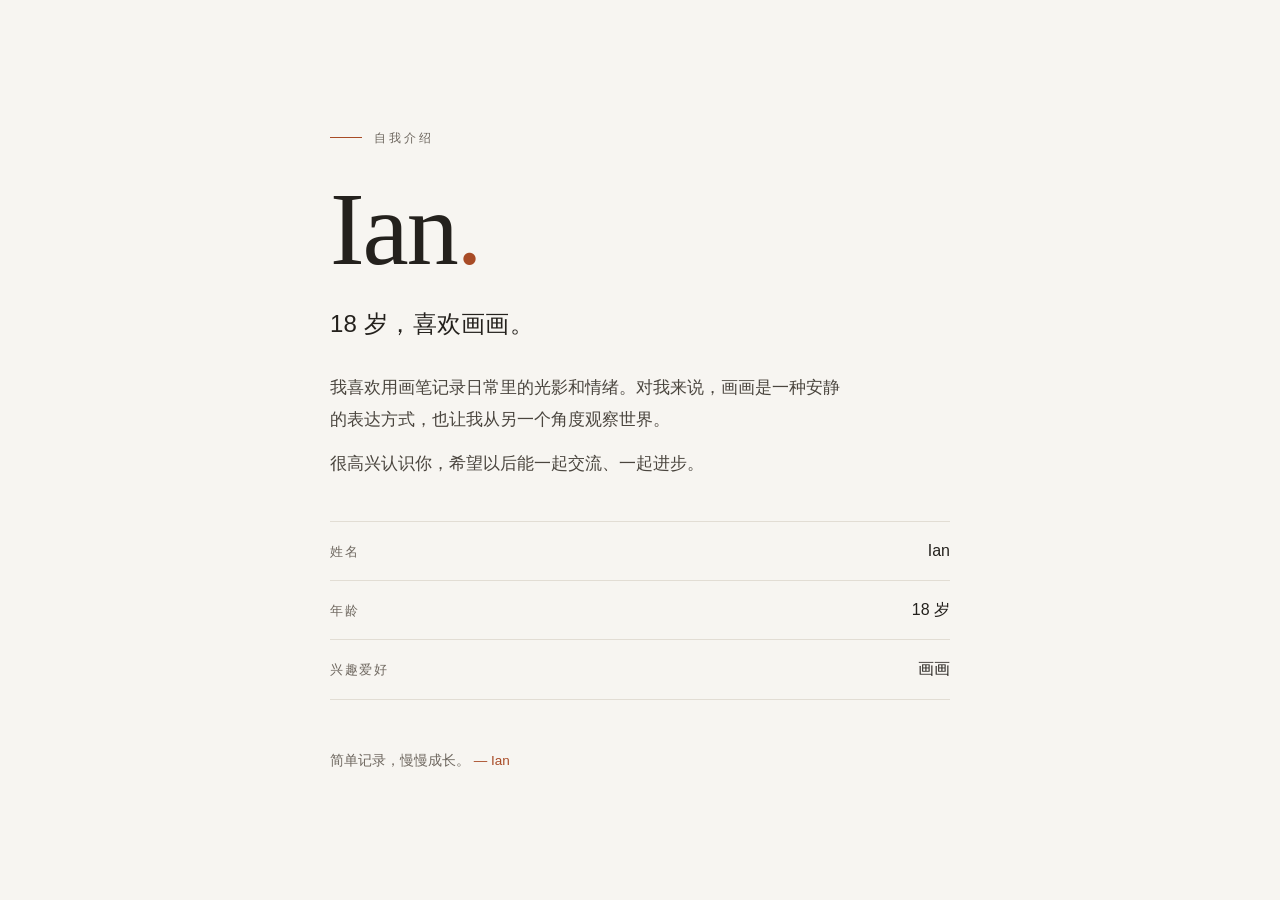
<file: members/Ian-chen07/index.html>
<!DOCTYPE html>
<html lang="zh-CN">
<head>
  <meta charset="UTF-8">
  <meta name="viewport" content="width=device-width, initial-scale=1.0">
  <meta name="description" content="Ian 的自我介绍：18 岁，喜欢画画。">
  <meta name="theme-color" content="#f7f5f1">
  <title>Ian · 自我介绍</title>
  <style>
    :root {
      --paper: #f7f5f1;
      --ink: #24211d;
      --muted: #6f6860;
      --line: #e2ddd4;
      --accent: #a84b26;
    }

    * { box-sizing: border-box; }

    html { -webkit-text-size-adjust: 100%; }

    body {
      margin: 0;
      min-height: 100vh;
      min-height: 100svh;
      padding: 64px 24px;
      display: flex;
      align-items: center;
      justify-content: center;
      background: var(--paper);
      color: var(--ink);
      font-family: "PingFang SC", "Hiragino Sans GB", "Microsoft YaHei",
                   -apple-system, BlinkMacSystemFont, "Segoe UI", sans-serif;
      font-size: 17px;
      line-height: 1.9;
      -webkit-font-smoothing: antialiased;
    }

    ::selection {
      background: #ead9cd;
    }

    main {
      width: 100%;
      max-width: 620px;
      animation: rise 0.8s ease-out both;
    }

    @keyframes rise {
      from { opacity: 0; transform: translateY(12px); }
      to   { opacity: 1; transform: translateY(0); }
    }

    .eyebrow {
      display: flex;
      align-items: center;
      gap: 12px;
      margin: 0 0 28px;
      font-size: 12px;
      letter-spacing: 0.24em;
      color: var(--muted);
    }

    .eyebrow::before {
      content: "";
      width: 32px;
      height: 1px;
      background: var(--accent);
    }

    h1 {
      margin: 0;
      font-family: "Iowan Old Style", "Palatino Linotype", Palatino,
                   Georgia, "Songti SC", "Noto Serif SC", serif;
      font-size: clamp(64px, 14vw, 104px);
      font-weight: 400;
      line-height: 1;
      letter-spacing: -0.02em;
    }

    h1 .dot {
      color: var(--accent);
    }

    .lead {
      margin: 24px 0 0;
      font-size: clamp(20px, 3.4vw, 24px);
      font-weight: 500;
      line-height: 1.6;
      letter-spacing: 0.01em;
    }

    .intro {
      margin: 28px 0 0;
      max-width: 30em;
      color: #4a453e;
      text-align: justify;
    }

    .intro p { margin: 0; }
    .intro p + p { margin-top: 12px; }

    .facts {
      margin: 40px 0 0;
      border-top: 1px solid var(--line);
    }

    .fact {
      display: flex;
      align-items: baseline;
      justify-content: space-between;
      gap: 24px;
      padding: 14px 0;
      border-bottom: 1px solid var(--line);
    }

    .fact dt {
      font-size: 13px;
      letter-spacing: 0.12em;
      color: var(--muted);
    }

    .fact dd {
      margin: 0;
      font-size: 16px;
      font-weight: 500;
    }

    footer {
      margin-top: 48px;
      font-size: 13.5px;
      color: var(--muted);
    }

    footer .sign {
      color: var(--accent);
    }

    @media (max-width: 480px) {
      body { padding: 48px 22px; }
      .fact { padding: 12px 0; }
      footer { margin-top: 36px; }
    }

    @media (prefers-reduced-motion: reduce) {
      main { animation: none; }
    }
  </style>
</head>
<body>
  <main>
    <p class="eyebrow">自我介绍</p>

    <h1>Ian<span class="dot">.</span></h1>
    <p class="lead">18 岁，喜欢画画。</p>

    <div class="intro">
      <p>我喜欢用画笔记录日常里的光影和情绪。对我来说，画画是一种安静的表达方式，也让我从另一个角度观察世界。</p>
      <p>很高兴认识你，希望以后能一起交流、一起进步。</p>
    </div>

    <dl class="facts">
      <div class="fact">
        <dt>姓名</dt>
        <dd>Ian</dd>
      </div>
      <div class="fact">
        <dt>年龄</dt>
        <dd>18 岁</dd>
      </div>
      <div class="fact">
        <dt>兴趣爱好</dt>
        <dd>画画</dd>
      </div>
    </dl>

    <footer>简单记录，慢慢成长。 <span class="sign">— Ian</span></footer>
  </main>
</body>
</html>
</file>
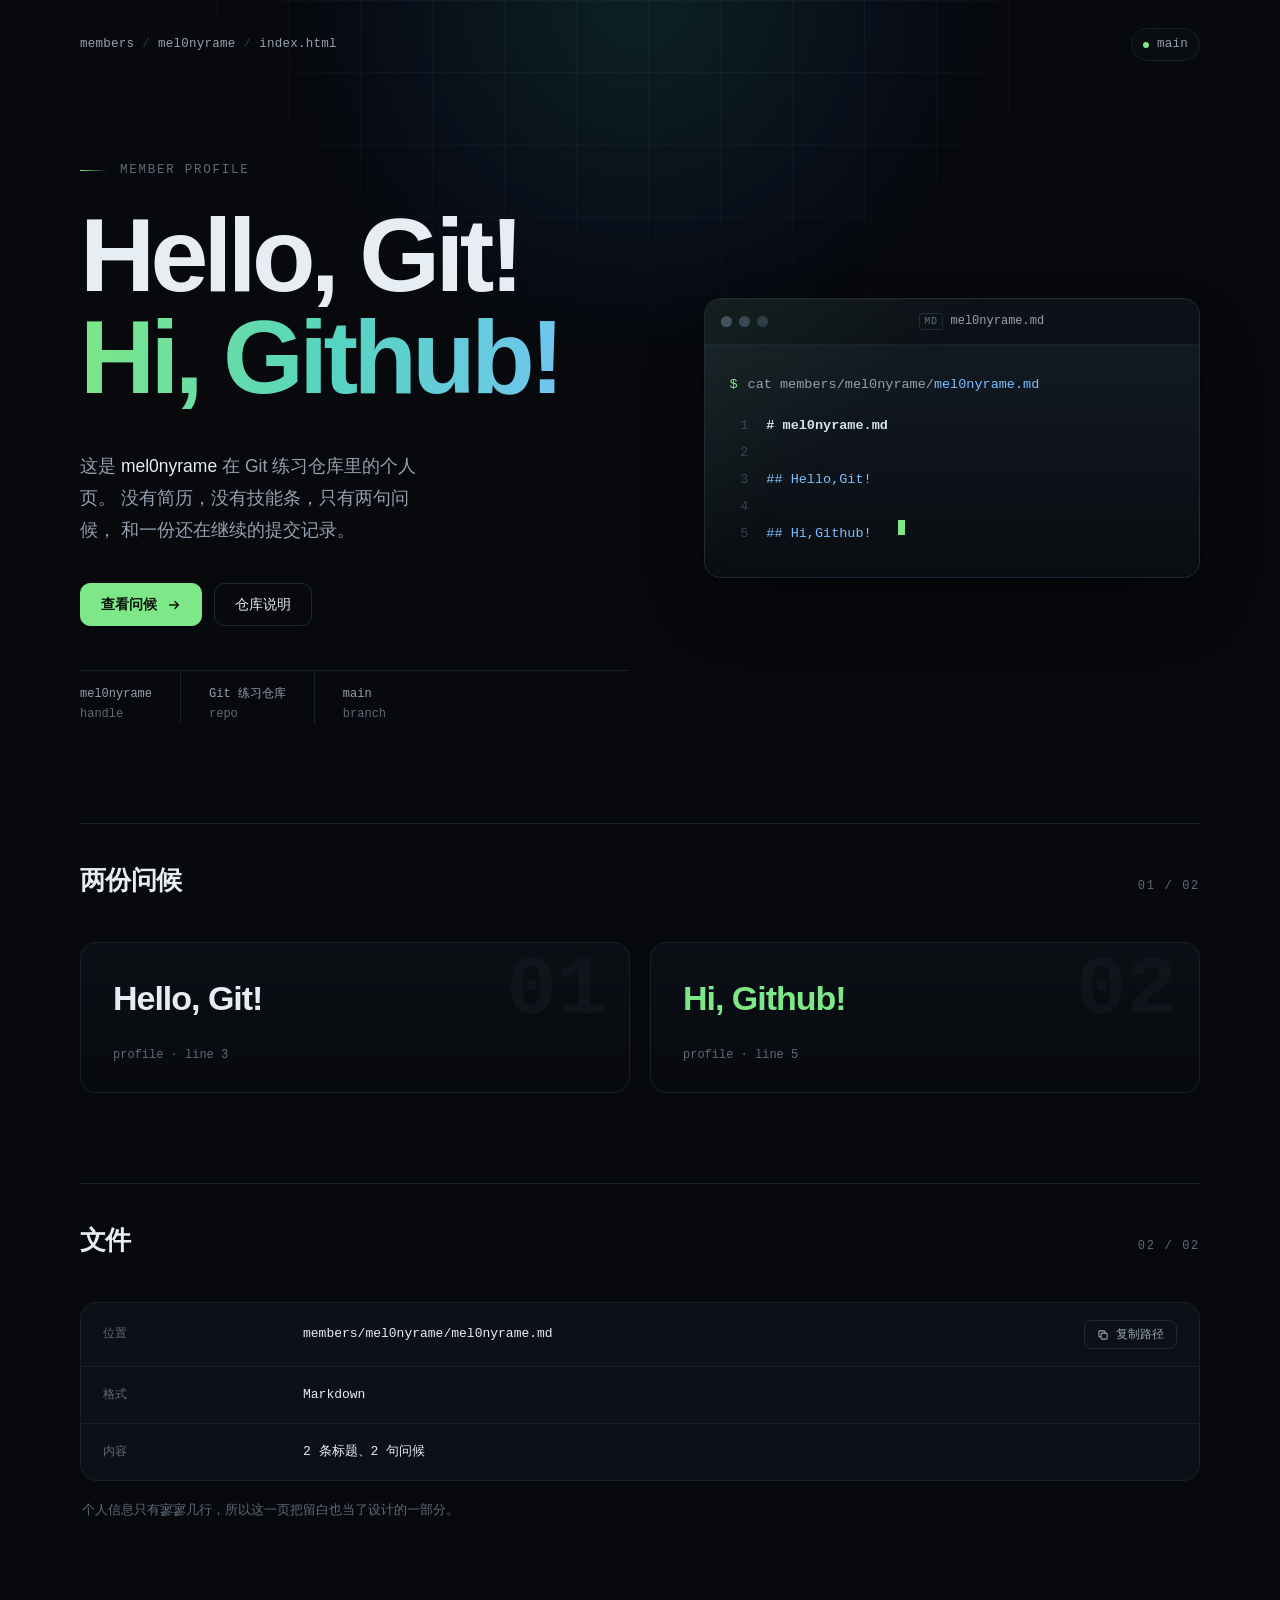
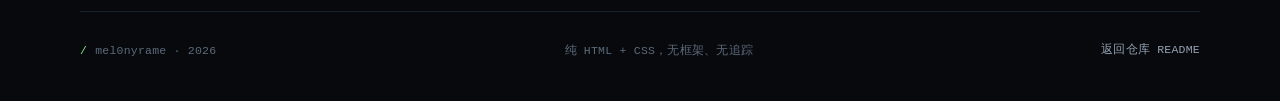
<file: members/mel0nyrame/index.html>
<!doctype html>
<html lang="zh-CN">
<head>
<meta charset="utf-8">
<meta name="viewport" content="width=device-width, initial-scale=1">
<title>mel0nyrame — Hello, Git!</title>
<meta name="description" content="mel0nyrame 在 Git 练习仓库里的个人页：Hello, Git! Hi, Github!">
<meta name="color-scheme" content="dark">
<style>
  :root {
    --bg: #07090d;
    --panel: #0d1117;
    --panel-2: #111821;
    --line: #1f2a37;
    --line-soft: #17202b;
    --text: #e6edf3;
    --muted: #93a1b0;
    --faint: #5d6b7a;
    --green: #7ee787;
    --blue: #79c0ff;
    --mono: ui-monospace, "SFMono-Regular", "SF Mono", Menlo, Consolas, "Liberation Mono", monospace;
    --sans: "SF Pro Text", -apple-system, BlinkMacSystemFont, "Segoe UI", "PingFang SC", "Hiragino Sans GB", "Microsoft YaHei", sans-serif;
    --radius: 16px;
    --max: 1120px;
  }

  * { box-sizing: border-box; }

  html { scroll-behavior: smooth; }

  body {
    margin: 0;
    min-height: 100vh;
    background: var(--bg);
    color: var(--text);
    font-family: var(--sans);
    font-size: 16px;
    line-height: 1.7;
    -webkit-font-smoothing: antialiased;
    text-rendering: optimizeLegibility;
    overflow-x: hidden;
  }

  ::selection { background: rgba(126, 231, 135, .22); color: #fff; }

  a { color: inherit; }

  .bg {
    position: fixed;
    inset: 0;
    z-index: 0;
    pointer-events: none;
  }

  .bg::before {
    content: "";
    position: absolute;
    inset: 0;
    background-image:
      linear-gradient(to right, rgba(148, 163, 184, .055) 1px, transparent 1px),
      linear-gradient(to bottom, rgba(148, 163, 184, .055) 1px, transparent 1px);
    background-size: 72px 72px;
    mask-image: radial-gradient(ellipse 80% 60% at 50% 0%, #000 20%, transparent 75%);
    -webkit-mask-image: radial-gradient(ellipse 80% 60% at 50% 0%, #000 20%, transparent 75%);
  }

  .bg::after {
    content: "";
    position: absolute;
    width: 720px;
    height: 720px;
    left: calc(var(--mx, 50%) - 360px);
    top: calc(var(--my, 0%) - 360px);
    background: radial-gradient(circle, rgba(45, 212, 191, .12), rgba(59, 130, 246, .06) 45%, transparent 70%);
    transition: left .35s ease-out, top .35s ease-out;
  }

  .wrap {
    position: relative;
    z-index: 1;
    width: min(var(--max), calc(100% - 48px));
    margin: 0 auto;
  }

  /* ---------- top bar ---------- */

  .topbar {
    display: flex;
    align-items: center;
    justify-content: space-between;
    gap: 16px;
    padding: 28px 0;
    font-family: var(--mono);
    font-size: 12.5px;
    letter-spacing: .02em;
    color: var(--faint);
  }

  .path {
    display: inline-flex;
    align-items: center;
    gap: 8px;
    min-width: 0;
  }

  .path .seg { color: var(--muted); }
  .path .sep { color: #2c3947; }

  .status {
    display: inline-flex;
    align-items: center;
    gap: 8px;
    white-space: nowrap;
    padding: 5px 11px;
    border: 1px solid var(--line-soft);
    border-radius: 999px;
    background: rgba(13, 17, 23, .6);
    color: var(--muted);
  }

  .status .live {
    width: 6px;
    height: 6px;
    border-radius: 50%;
    background: var(--green);
    box-shadow: 0 0 0 0 rgba(126, 231, 135, .45);
    animation: pulse 2.8s ease-out infinite;
  }

  @keyframes pulse {
    0% { box-shadow: 0 0 0 0 rgba(126, 231, 135, .45); }
    60%, 100% { box-shadow: 0 0 0 7px rgba(126, 231, 135, 0); }
  }

  /* ---------- hero ---------- */

  .hero {
    display: grid;
    grid-template-columns: 1.05fr .95fr;
    gap: clamp(40px, 6vw, 88px);
    align-items: center;
    padding: clamp(36px, 7vh, 84px) 0 clamp(64px, 11vh, 120px);
  }

  .eyebrow {
    display: inline-flex;
    align-items: center;
    gap: 12px;
    margin: 0 0 24px;
    font-family: var(--mono);
    font-size: 12.5px;
    letter-spacing: .14em;
    text-transform: uppercase;
    color: var(--faint);
  }

  .eyebrow::before {
    content: "";
    width: 28px;
    height: 1px;
    background: linear-gradient(90deg, var(--green), transparent);
  }

  h1 {
    margin: 0;
    font-size: clamp(52px, 8.2vw, 104px);
    line-height: .98;
    letter-spacing: -.045em;
    font-weight: 700;
  }

  h1 .l1 { display: block; color: var(--text); }
  h1 .l2 {
    display: block;
    padding-bottom: .12em;
    background: linear-gradient(100deg, var(--green) 0%, #56d4c0 46%, var(--blue) 100%);
    -webkit-background-clip: text;
    background-clip: text;
    color: transparent;
  }

  .lede {
    max-width: 36ch;
    margin: 28px 0 0;
    font-size: clamp(15.5px, 1.5vw, 17.5px);
    line-height: 1.85;
    color: var(--muted);
  }

  .lede strong {
    color: var(--text);
    font-weight: 500;
  }

  .actions {
    display: flex;
    flex-wrap: wrap;
    gap: 12px;
    margin-top: 36px;
  }

  .btn {
    --btn-border: var(--line);
    display: inline-flex;
    align-items: center;
    gap: 10px;
    padding: 11px 20px;
    border: 1px solid var(--btn-border);
    border-radius: 10px;
    background: transparent;
    color: var(--text);
    font: inherit;
    font-size: 14px;
    line-height: 1.4;
    text-decoration: none;
    cursor: pointer;
    transition: border-color .2s ease, background-color .2s ease, transform .2s ease;
  }

  .btn:hover {
    border-color: #33465b;
    background: rgba(255, 255, 255, .035);
    transform: translateY(-1px);
  }

  .btn:active { transform: translateY(0); }

  .btn.primary {
    background: var(--green);
    border-color: var(--green);
    color: #07120a;
    font-weight: 600;
  }

  .btn.primary:hover {
    background: #98f0a0;
    border-color: #98f0a0;
  }

  .btn svg { flex: none; }

  .facts {
    display: flex;
    flex-wrap: wrap;
    gap: 0;
    margin: 44px 0 0;
    padding: 0;
    list-style: none;
    border-top: 1px solid var(--line-soft);
  }

  .facts li {
    padding: 14px 28px 0 0;
    margin-right: 28px;
    border-right: 1px solid var(--line-soft);
    font-family: var(--mono);
    font-size: 12px;
    line-height: 1.6;
    color: var(--faint);
  }

  .facts li:last-child { border-right: 0; margin-right: 0; padding-right: 0; }

  .facts b {
    display: block;
    font-weight: 500;
    color: var(--muted);
  }

  /* ---------- terminal ---------- */

  .terminal {
    position: relative;
    border: 1px solid var(--line);
    border-radius: var(--radius);
    background: linear-gradient(180deg, rgba(22, 30, 40, .92), rgba(10, 14, 19, .96));
    box-shadow:
      0 1px 0 rgba(255, 255, 255, .05) inset,
      0 32px 80px -32px rgba(0, 0, 0, .9),
      0 0 0 1px rgba(0, 0, 0, .4);
    overflow: hidden;
  }

  .terminal::after {
    content: "";
    position: absolute;
    inset: 0;
    border-radius: inherit;
    pointer-events: none;
    background: linear-gradient(135deg, rgba(126, 231, 135, .07), transparent 38%);
  }

  .term-bar {
    display: flex;
    align-items: center;
    gap: 12px;
    padding: 12px 16px;
    border-bottom: 1px solid var(--line-soft);
    background: rgba(7, 9, 13, .5);
  }

  .dots { display: inline-flex; gap: 7px; }

  .dots i {
    width: 11px;
    height: 11px;
    border-radius: 50%;
    background: #2b3644;
  }

  .dots i:nth-child(1) { background: #3d4a5a; }
  .dots i:nth-child(2) { background: #334152; }
  .dots i:nth-child(3) { background: #2a3542; }

  .tab {
    flex: 1;
    display: flex;
    align-items: center;
    justify-content: center;
    gap: 8px;
    font-family: var(--mono);
    font-size: 12px;
    color: var(--muted);
  }

  .tab .md {
    font-size: 10px;
    letter-spacing: .06em;
    color: var(--faint);
    border: 1px solid var(--line);
    border-radius: 3px;
    padding: 0 4px;
    line-height: 1.5;
  }

  .term-body {
    padding: 26px 24px 30px;
    font-family: var(--mono);
    font-size: clamp(12.5px, 1.25vw, 13.5px);
    line-height: 2;
    overflow-x: auto;
  }

  .cmd { color: var(--muted); white-space: nowrap; }
  .cmd .prompt { color: var(--green); margin-right: 10px; }
  .cmd .arg { color: var(--blue); }

  .output { margin: 14px 0 0; padding: 0; list-style: none; color: var(--faint); }
  .output li { display: flex; gap: 18px; white-space: pre; }
  .output .ln { width: 1.4em; text-align: right; color: #34414f; user-select: none; flex: none; }
  .output .h1 { color: #d7e2ec; font-weight: 600; }
  .output .h2 { color: var(--blue); }
  .output .blank { visibility: hidden; }

  .output li:nth-child(1) { animation: appear .5s .15s both; }
  .output li:nth-child(2) { animation: appear .5s .3s both; }
  .output li:nth-child(3) { animation: appear .5s .45s both; }
  .output li:nth-child(4) { animation: appear .5s .6s both; }
  .output li:nth-child(5) { animation: appear .5s .75s both; }

  @keyframes appear {
    from { opacity: 0; transform: translateY(4px); }
    to { opacity: 1; transform: none; }
  }

  .cursor {
    display: inline-block;
    width: 7px;
    height: 15px;
    margin-left: 8px;
    vertical-align: -2px;
    background: var(--green);
    animation: blink 1.1s steps(1) infinite;
  }

  @keyframes blink { 50% { opacity: 0; } }

  /* ---------- sections ---------- */

  section { position: relative; }

  .section-head {
    display: flex;
    align-items: baseline;
    justify-content: space-between;
    gap: 24px;
    padding-top: 34px;
    border-top: 1px solid var(--line-soft);
    margin-bottom: 40px;
  }

  .section-head h2 {
    margin: 0;
    font-size: clamp(20px, 2.2vw, 26px);
    letter-spacing: -.02em;
    font-weight: 600;
  }

  .section-head .index {
    font-family: var(--mono);
    font-size: 12px;
    letter-spacing: .14em;
    color: var(--faint);
  }

  .greetings {
    display: grid;
    grid-template-columns: 1fr 1fr;
    gap: 20px;
    padding-bottom: clamp(64px, 10vh, 110px);
  }

  .quote {
    position: relative;
    padding: 34px 32px 26px;
    border: 1px solid var(--line-soft);
    border-radius: var(--radius);
    background: linear-gradient(180deg, rgba(17, 24, 33, .45), rgba(10, 14, 19, .2));
    overflow: hidden;
    transition: border-color .25s ease, background-color .25s ease;
  }

  .quote:hover { border-color: #2a3849; }

  .quote::after {
    content: attr(data-index);
    position: absolute;
    right: 22px;
    top: 6px;
    font-family: var(--mono);
    font-size: 84px;
    line-height: 1;
    font-weight: 700;
    color: rgba(147, 161, 176, .05);
    pointer-events: none;
  }

  .quote p {
    position: relative;
    margin: 0;
    font-size: clamp(24px, 3vw, 34px);
    line-height: 1.25;
    letter-spacing: -.03em;
    font-weight: 600;
  }

  .quote:nth-child(1) p { color: var(--text); }
  .quote:nth-child(2) p { color: var(--green); }

  .quote footer {
    margin-top: 26px;
    font-family: var(--mono);
    font-size: 12px;
    color: var(--faint);
  }

  /* ---------- file table ---------- */

  .file-section { padding-bottom: clamp(64px, 10vh, 110px); }

  .file-card {
    border: 1px solid var(--line-soft);
    border-radius: var(--radius);
    background: var(--panel);
    overflow: hidden;
  }

  .file-row {
    display: grid;
    grid-template-columns: 180px 1fr auto;
    gap: 20px;
    align-items: center;
    padding: 17px 22px;
    border-bottom: 1px solid var(--line-soft);
    font-size: 14px;
  }

  .file-row:last-child { border-bottom: 0; }

  .file-row dt {
    font-family: var(--mono);
    font-size: 12px;
    letter-spacing: .03em;
    color: var(--faint);
  }

  .file-row dd {
    margin: 0;
    font-family: var(--mono);
    font-size: 13px;
    color: var(--text);
    word-break: break-all;
  }

  .copy {
    display: inline-flex;
    align-items: center;
    gap: 7px;
    padding: 6px 12px;
    border: 1px solid var(--line);
    border-radius: 8px;
    background: transparent;
    color: var(--muted);
    font-family: var(--mono);
    font-size: 11.5px;
    cursor: pointer;
    transition: color .2s ease, border-color .2s ease, background-color .2s ease;
  }

  .copy:hover { color: var(--text); border-color: #33465b; background: rgba(255, 255, 255, .03); }
  .copy.done { color: var(--green); border-color: rgba(126, 231, 135, .4); }

  .note {
    margin: 18px 2px 0;
    font-size: 13px;
    color: var(--faint);
  }

  /* ---------- footer ---------- */

  footer.site {
    display: flex;
    flex-wrap: wrap;
    align-items: center;
    justify-content: space-between;
    gap: 12px 28px;
    padding: 28px 0 40px;
    border-top: 1px solid var(--line-soft);
    font-family: var(--mono);
    font-size: 11.5px;
    letter-spacing: .02em;
    color: var(--faint);
  }

  footer.site a {
    text-decoration: none;
    color: var(--muted);
    border-bottom: 1px solid transparent;
    transition: color .2s ease, border-color .2s ease;
  }

  footer.site a:hover { color: var(--text); border-color: var(--line); }

  .sig { display: inline-flex; align-items: center; gap: 8px; }
  .sig .slash { color: var(--green); }

  /* ---------- reveal ---------- */

  .reveal {
    opacity: 0;
    transform: translateY(18px);
    transition: opacity .7s cubic-bezier(.2, .7, .3, 1), transform .7s cubic-bezier(.2, .7, .3, 1);
  }

  .reveal.in { opacity: 1; transform: none; }

  /* ---------- focus & responsive ---------- */

  :focus-visible {
    outline: 2px solid var(--green);
    outline-offset: 3px;
  }

  @media (max-width: 900px) {
    .hero {
      grid-template-columns: 1fr;
      gap: 48px;
      padding-top: 20px;
    }

    .lede { max-width: 52ch; }

    .terminal { order: 2; }
  }

  @media (max-width: 640px) {
    .wrap { width: min(var(--max), calc(100% - 32px)); }

    .topbar { padding: 20px 0; }
    .path .seg:first-of-type, .path .sep:first-of-type { display: none; }

    .facts li { padding-right: 18px; margin-right: 18px; }

    .greetings { grid-template-columns: 1fr; }

    .file-row {
      grid-template-columns: 1fr;
      gap: 6px;
      padding: 16px 18px;
    }

    .copy { justify-self: start; margin-top: 8px; }

    .term-body { padding: 22px 18px 26px; }
    .output li { gap: 12px; }
    .output li:last-child .txt { white-space: normal; }
  }

  @media (prefers-reduced-motion: reduce) {
    html { scroll-behavior: auto; }
    *, *::before, *::after {
      animation-duration: .001ms !important;
      animation-iteration-count: 1 !important;
      transition-duration: .001ms !important;
    }
    .reveal { opacity: 1; transform: none; }
  }
</style>
</head>
<body>

<div class="bg" aria-hidden="true"></div>

<div class="wrap">

  <header class="topbar">
    <div class="path">
      <span class="seg">members</span>
      <span class="sep">/</span>
      <span class="seg">mel0nyrame</span>
      <span class="sep">/</span>
      <span class="seg">index.html</span>
    </div>
    <div class="status">
      <span class="live" aria-hidden="true"></span>
      main
    </div>
  </header>

  <main>

    <section class="hero">
      <div class="hero-copy">
        <p class="eyebrow reveal">Member profile</p>
        <h1 class="reveal">
          <span class="l1">Hello, Git!</span>
          <span class="l2">Hi, Github!</span>
        </h1>
        <p class="lede reveal">
          这是 <strong>mel0nyrame</strong> 在 Git 练习仓库里的个人页。
          没有简历，没有技能条，只有两句问候，
          和一份还在继续的提交记录。
        </p>
        <div class="actions reveal">
          <a class="btn primary" href="#greetings">
            查看问候
            <svg width="14" height="14" viewBox="0 0 16 16" fill="none" aria-hidden="true">
              <path d="M3 8h10M9 4l4 4-4 4" stroke="currentColor" stroke-width="1.6" stroke-linecap="round" stroke-linejoin="round"/>
            </svg>
          </a>
          <a class="btn" href="../../README.md">仓库说明</a>
        </div>
        <ul class="facts reveal">
          <li><b>mel0nyrame</b>handle</li>
          <li><b>Git 练习仓库</b>repo</li>
          <li><b>main</b>branch</li>
        </ul>
      </div>

      <div class="terminal reveal" aria-label="个人文件内容">
        <div class="term-bar">
          <span class="dots" aria-hidden="true"><i></i><i></i><i></i></span>
          <span class="tab"><span class="md">MD</span>mel0nyrame.md</span>
        </div>
        <div class="term-body">
          <div class="cmd"><span class="prompt">$</span>cat members/mel0nyrame/<span class="arg">mel0nyrame.md</span></div>
          <ol class="output">
            <li><span class="ln">1</span><span class="h1"># mel0nyrame.md</span></li>
            <li><span class="ln">2</span><span class="blank">&nbsp;</span></li>
            <li><span class="ln">3</span><span class="h2">## Hello,Git!</span></li>
            <li><span class="ln">4</span><span class="blank">&nbsp;</span></li>
            <li><span class="ln">5</span><span class="h2">## Hi,Github!</span><span class="cursor" aria-hidden="true"></span></li>
          </ol>
        </div>
      </div>
    </section>

    <section id="greetings">
      <div class="section-head reveal">
        <h2>两份问候</h2>
        <span class="index">01 / 02</span>
      </div>
      <div class="greetings">
        <article class="quote reveal" data-index="01">
          <p>Hello, Git!</p>
          <footer>profile · line 3</footer>
        </article>
        <article class="quote reveal" data-index="02">
          <p>Hi, Github!</p>
          <footer>profile · line 5</footer>
        </article>
      </div>
    </section>

    <section class="file-section">
      <div class="section-head reveal">
        <h2>文件</h2>
        <span class="index">02 / 02</span>
      </div>
      <div class="file-card reveal">
        <dl style="margin:0">
          <div class="file-row">
            <dt>位置</dt>
            <dd id="file-path">members/mel0nyrame/mel0nyrame.md</dd>
            <button class="copy" type="button" data-copy="members/mel0nyrame/mel0nyrame.md" aria-describedby="copy-status">
              <svg width="12" height="12" viewBox="0 0 16 16" fill="none" aria-hidden="true">
                <rect x="5.5" y="5.5" width="8" height="8" rx="1.5" stroke="currentColor" stroke-width="1.4"/>
                <path d="M10.5 5.5v-2a1 1 0 0 0-1-1h-6a1 1 0 0 0-1 1v6a1 1 0 0 0 1 1h2" stroke="currentColor" stroke-width="1.4"/>
              </svg>
              复制路径
            </button>
          </div>
          <div class="file-row">
            <dt>格式</dt>
            <dd>Markdown</dd>
            <span></span>
          </div>
          <div class="file-row">
            <dt>内容</dt>
            <dd>2 条标题、2 句问候</dd>
            <span></span>
          </div>
        </dl>
      </div>
      <p class="note" id="copy-status" aria-live="polite">
        个人信息只有寥寥几行，所以这一页把留白也当了设计的一部分。
      </p>
    </section>

  </main>

  <footer class="site">
    <span class="sig"><span class="slash">/</span> mel0nyrame · 2026</span>
    <span>纯 HTML + CSS，无框架、无追踪</span>
    <a href="../../README.md">返回仓库 README</a>
  </footer>

</div>

<script>
  (function () {
    var reduce = window.matchMedia('(prefers-reduced-motion: reduce)').matches;

    // 光标跟随的微光
    if (!reduce && window.matchMedia('(pointer: fine)').matches) {
      var root = document.documentElement;
      var frame = 0;
      window.addEventListener('pointermove', function (e) {
        if (frame) return;
        frame = requestAnimationFrame(function () {
          root.style.setProperty('--mx', e.clientX + 'px');
          root.style.setProperty('--my', e.clientY + 'px');
          frame = 0;
        });
      }, { passive: true });
    }

    // 滚动进入视口
    var items = document.querySelectorAll('.reveal');
    if (reduce || !('IntersectionObserver' in window)) {
      items.forEach(function (el) { el.classList.add('in'); });
    } else {
      var io = new IntersectionObserver(function (entries) {
        entries.forEach(function (entry) {
          if (!entry.isIntersecting) return;
          entry.target.classList.add('in');
          io.unobserve(entry.target);
        });
      }, { rootMargin: '0px 0px -8% 0px', threshold: 0.12 });
      items.forEach(function (el) { io.observe(el); });
    }

    // 复制文件路径
    document.querySelectorAll('.copy').forEach(function (btn) {
      btn.addEventListener('click', function () {
        var text = btn.getAttribute('data-copy');
        var done = function () {
          btn.classList.add('done');
          btn.lastChild.textContent = ' 已复制';
          window.setTimeout(function () {
            btn.classList.remove('done');
            btn.lastChild.textContent = ' 复制路径';
          }, 1800);
        };
        if (navigator.clipboard && navigator.clipboard.writeText) {
          navigator.clipboard.writeText(text).then(done, function () {});
        }
      });
    });
  })();
</script>

</body>
</html>
</file>
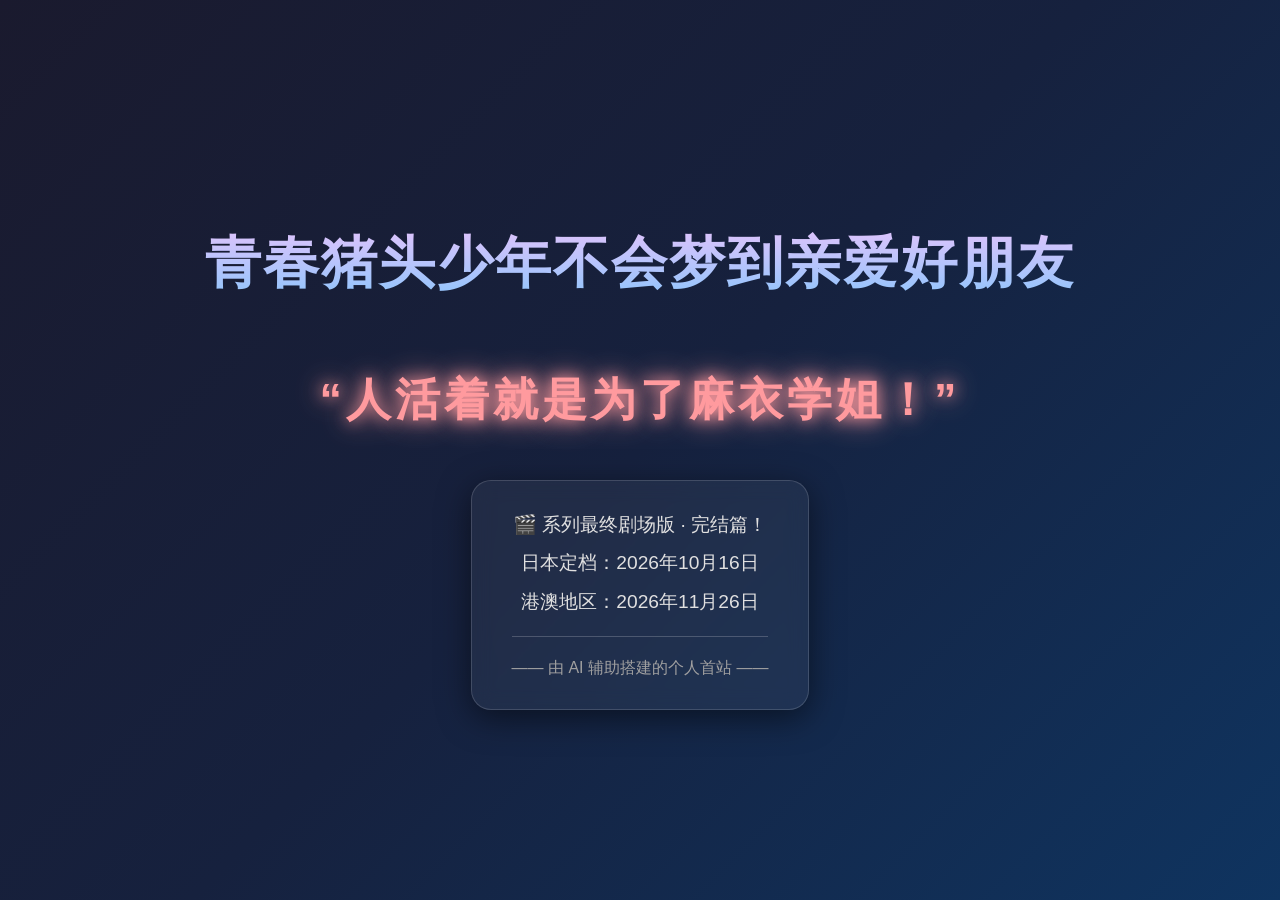
<file: members/shenhe199/index.html>
<!DOCTYPE html>
<html lang="zh-CN">
<head>
    <meta charset="UTF-8">
    <title>青春猪头少年不会梦到亲爱好朋友</title>
    <style>
        body {
            margin: 0;
            padding: 0;
            /* 保持深邃的星空蓝背景 */
            background: linear-gradient(135deg, #1a1a2e, #16213e, #0f3460);
            color: #ffffff;
            font-family: 'Microsoft YaHei', sans-serif;
            text-align: center;
            min-height: 100vh;
            display: flex;
            flex-direction: column;
            justify-content: center;
            align-items: center;
            box-sizing: border-box;
        }

        /* 巨大的标题，撑起整个页面 */
        h1 {
            font-size: 3.5rem;
            font-weight: bold;
            margin-bottom: 40px;
            background: -webkit-linear-gradient(#e0c3fc, #8ec5fc);
            -webkit-background-clip: text;
            -webkit-text-fill-color: transparent;
            padding: 0 20px;
            line-height: 1.3;
            letter-spacing: 2px;
        }

        /* 超大号的经典标语，发光特效 */
        .slogan {
            font-size: 2.8rem;
            color: #ff9a9e;
            text-shadow: 0 0 15px #ff9a9e, 0 0 30px #ff9a9e;
            margin: 30px 0;
            font-weight: bold;
            letter-spacing: 4px;
            animation: glow 2s infinite alternate;
            padding: 0 20px;
        }

        /* 下方的信息卡片 */
        .info-card {
            background: rgba(255, 255, 255, 0.05);
            border: 1px solid rgba(255, 255, 255, 0.15);
            border-radius: 20px;
            padding: 25px 40px;
            backdrop-filter: blur(10px);
            box-shadow: 0 8px 32px 0 rgba(0, 0, 0, 0.5);
            max-width: 80vw;
            margin-top: 20px;
            transition: transform 0.3s ease;
        }

        .info-card:hover {
            transform: translateY(-5px);
            border-color: rgba(255, 255, 255, 0.3);
        }

        .info-card p {
            font-size: 1.2rem;
            line-height: 2;
            color: #e0e0e0;
            margin: 0;
        }

        /* 呼吸灯动画 */
        @keyframes glow {
            from { 
                text-shadow: 0 0 10px #ff9a9e; 
                transform: scale(1);
            }
            to { 
                text-shadow: 0 0 30px #ff9a9e, 0 0 40px #ff9a9e; 
                transform: scale(1.02);
            }
        }
    </style>
</head>
<body>

    <h1>青春猪头少年不会梦到亲爱好朋友</h1>
    
    <!-- 放大版的专属标语 -->
    <div class="slogan">“人活着就是为了麻衣学姐！”</div>
    
    <div class="info-card">
        <p>🎬 系列最终剧场版 · 完结篇！</p>
        <p>日本定档：2026年10月16日</p>
        <p>港澳地区：2026年11月26日</p>
        <hr style="border: 0; height: 1px; background: rgba(255,255,255,0.2); margin: 15px 0;">
        <p style="font-size: 1rem; color: #a0a0a0;">—— 由 AI 辅助搭建的个人首站 ——</p>
    </div>

</body>
</html>
</file>
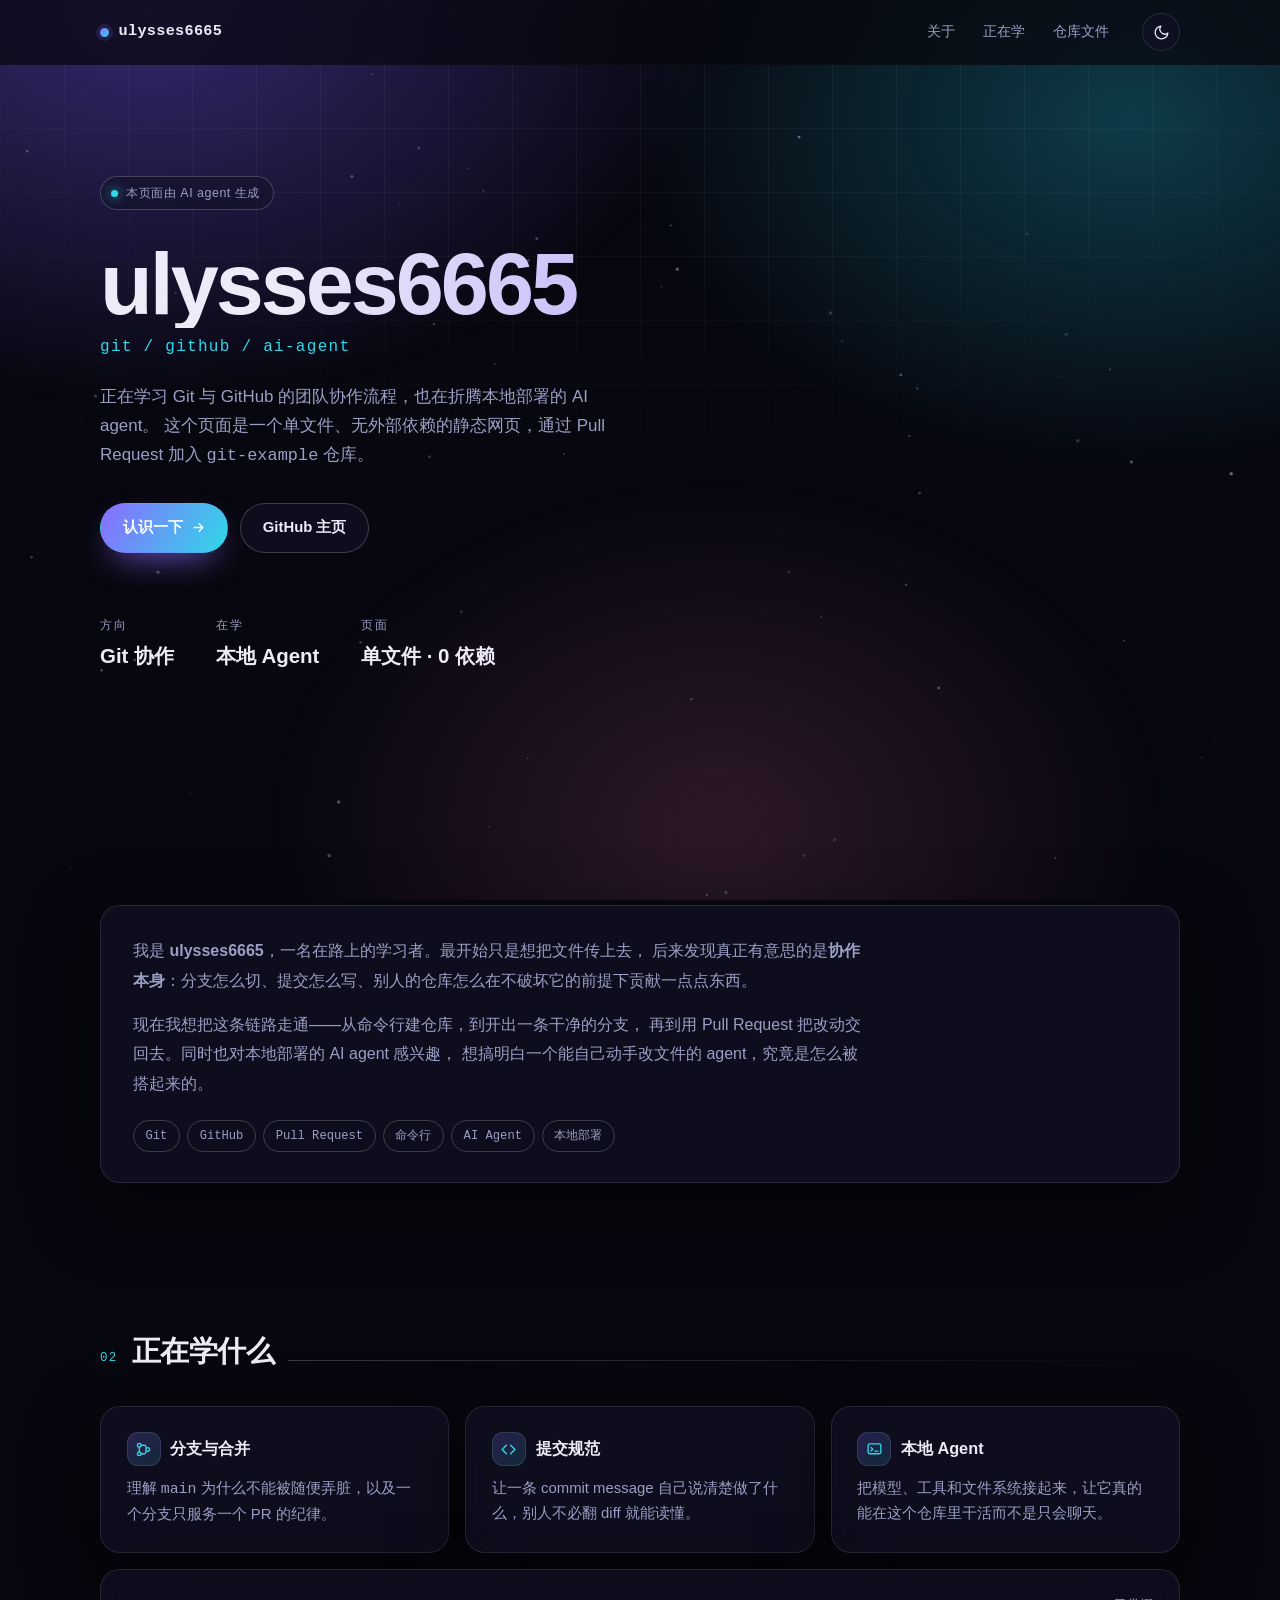
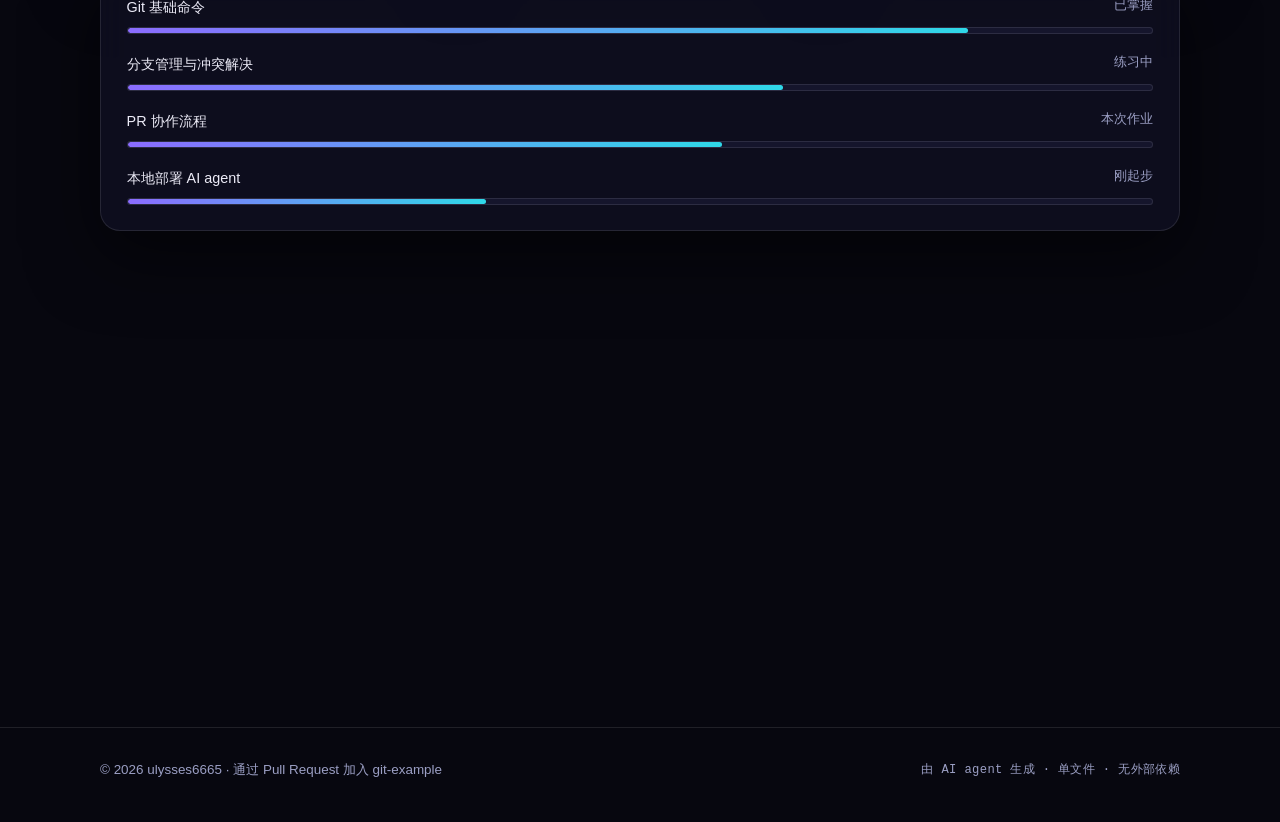
<file: members/ulysses6665/index.html>
<!DOCTYPE html>
<html lang="zh-CN" data-theme="dark">
<head>
  <meta charset="utf-8">
  <meta name="viewport" content="width=device-width, initial-scale=1">
  <title>ulysses6665 · 个人主页</title>
  <meta name="description" content="ulysses6665 的个人主页：正在学习 Git 与 GitHub 的团队协作流程，也在折腾本地部署的 AI agent。">
  <meta name="color-scheme" content="dark light">
  <meta name="theme-color" content="#07070f">
  <script>
    (function () {
      var theme = 'dark';
      try {
        var saved = localStorage.getItem('ulysses-home-theme');
        if (saved === 'dark' || saved === 'light') theme = saved;
      } catch (e) {}
      document.documentElement.setAttribute('data-theme', theme);
      document.documentElement.classList.add('js');
    })();
  </script>
  <style>
    :root {
      --radius: 20px;
      --radius-sm: 12px;
      --max: 1080px;
      --ease: cubic-bezier(.22, .61, .36, 1);
      --font: -apple-system, BlinkMacSystemFont, "Segoe UI", "PingFang SC",
              "Hiragino Sans GB", "Microsoft YaHei", "Noto Sans SC", sans-serif;
      --mono: "SFMono-Regular", Consolas, "Cascadia Mono", "Liberation Mono", monospace;
    }

    html[data-theme="dark"] {
      --bg: #07070f;
      --bg-2: #0b0b1a;
      --surface: rgba(19, 19, 40, .62);
      --surface-2: rgba(26, 26, 52, .72);
      --text: #ecebf7;
      --muted: #9b9fc4;
      --line: rgba(255, 255, 255, .10);
      --line-strong: rgba(255, 255, 255, .20);
      --accent: #8b6cff;
      --accent-2: #2fd8e8;
      --accent-3: #f472b6;
      --glow-1: rgba(124, 92, 255, .40);
      --glow-2: rgba(34, 211, 238, .26);
      --shadow: 0 24px 70px rgba(0, 0, 0, .55);
      --header-bg: rgba(7, 7, 15, .72);
      --grid: rgba(255, 255, 255, .045);
    }

    html[data-theme="light"] {
      --bg: #f3f4fc;
      --bg-2: #e9ebfa;
      --surface: rgba(255, 255, 255, .78);
      --surface-2: rgba(255, 255, 255, .92);
      --text: #15162b;
      --muted: #5c6180;
      --line: rgba(21, 22, 43, .12);
      --line-strong: rgba(21, 22, 43, .24);
      --accent: #5b3df5;
      --accent-2: #0891b2;
      --accent-3: #db2777;
      --glow-1: rgba(91, 61, 245, .20);
      --glow-2: rgba(8, 145, 178, .16);
      --shadow: 0 24px 60px rgba(60, 62, 110, .16);
      --header-bg: rgba(243, 244, 252, .78);
      --grid: rgba(21, 22, 43, .05);
    }

    * { box-sizing: border-box; }

    html { scroll-behavior: smooth; }

    body {
      margin: 0;
      min-height: 100vh;
      color: var(--text);
      background: var(--bg);
      font-family: var(--font);
      line-height: 1.7;
      -webkit-font-smoothing: antialiased;
      overflow-x: hidden;
      transition: background-color .5s var(--ease), color .5s var(--ease);
    }

    /* ---------- 背景层 ---------- */
    .backdrop {
      position: fixed;
      inset: 0;
      z-index: 0;
      pointer-events: none;
      overflow: hidden;
    }

    .backdrop::before {
      content: "";
      position: absolute;
      inset: -10% -10% auto -10%;
      height: 130vh;
      background:
        radial-gradient(60% 55% at 18% 8%, var(--glow-1), transparent 62%),
        radial-gradient(55% 50% at 82% 18%, var(--glow-2), transparent 60%),
        radial-gradient(45% 45% at 55% 78%, rgba(244, 114, 182, .16), transparent 65%);
      filter: blur(10px);
      animation: drift 22s ease-in-out infinite alternate;
    }

    .backdrop::after {
      content: "";
      position: absolute;
      inset: 0;
      background-image:
        linear-gradient(var(--grid) 1px, transparent 1px),
        linear-gradient(90deg, var(--grid) 1px, transparent 1px);
      background-size: 64px 64px;
      mask-image: radial-gradient(ellipse 90% 70% at 50% 0%, #000 35%, transparent 78%);
      -webkit-mask-image: radial-gradient(ellipse 90% 70% at 50% 0%, #000 35%, transparent 78%);
    }

    #stars {
      position: absolute;
      inset: 0;
      width: 100%;
      height: 100%;
      opacity: .75;
    }

    @keyframes drift {
      from { transform: translate3d(0, 0, 0) scale(1); }
      to   { transform: translate3d(0, 3%, 0) scale(1.08); }
    }

    /* ---------- 布局 ---------- */
    .wrap {
      position: relative;
      z-index: 1;
      width: min(100% - 2.5rem, var(--max));
      margin-inline: auto;
    }

    /* ---------- 顶栏 ---------- */
    .site-header {
      position: sticky;
      top: 0;
      z-index: 20;
      backdrop-filter: blur(16px);
      -webkit-backdrop-filter: blur(16px);
      background: var(--header-bg);
      border-bottom: 1px solid transparent;
      transition: border-color .3s var(--ease), background-color .5s var(--ease);
    }

    .site-header.is-scrolled { border-bottom-color: var(--line); }

    .nav {
      display: flex;
      align-items: center;
      gap: 1rem;
      height: 64px;
    }

    .brand {
      display: inline-flex;
      align-items: center;
      gap: .6rem;
      font-family: var(--mono);
      font-size: .95rem;
      font-weight: 600;
      letter-spacing: .02em;
      color: var(--text);
      text-decoration: none;
    }

    .brand-dot {
      width: 9px;
      height: 9px;
      border-radius: 50%;
      background: linear-gradient(135deg, var(--accent), var(--accent-2));
      box-shadow: 0 0 0 4px rgba(139, 108, 255, .16);
      animation: pulse 3s ease-in-out infinite;
    }

    @keyframes pulse {
      0%, 100% { box-shadow: 0 0 0 4px rgba(139, 108, 255, .16); }
      50%      { box-shadow: 0 0 0 8px rgba(139, 108, 255, .04); }
    }

    .nav-links {
      display: flex;
      gap: .35rem;
      margin-left: auto;
      list-style: none;
      padding: 0;
      margin-block: 0;
    }

    .nav-links a {
      display: inline-block;
      padding: .35rem .7rem;
      border-radius: 999px;
      color: var(--muted);
      font-size: .88rem;
      text-decoration: none;
      transition: color .2s, background-color .2s;
    }

    .nav-links a:hover { color: var(--text); background: var(--surface-2); }

    .theme-toggle {
      display: inline-grid;
      place-items: center;
      width: 38px;
      height: 38px;
      margin-left: .35rem;
      border: 1px solid var(--line);
      border-radius: 50%;
      background: var(--surface);
      color: var(--text);
      cursor: pointer;
      transition: border-color .2s, transform .2s var(--ease), background-color .2s;
    }

    .theme-toggle:hover { border-color: var(--line-strong); transform: rotate(-12deg); }
    .theme-toggle:focus-visible { outline: 2px solid var(--accent); outline-offset: 3px; }

    .theme-toggle .icon-sun,
    html[data-theme="light"] .theme-toggle .icon-moon { display: none; }
    html[data-theme="light"] .theme-toggle .icon-sun { display: block; }

    /* ---------- 首屏 ---------- */
    .hero {
      padding: clamp(3.5rem, 11vh, 7rem) 0 clamp(3rem, 9vh, 5rem);
    }

    .pill {
      display: inline-flex;
      align-items: center;
      gap: .55rem;
      padding: .32rem .85rem .32rem .6rem;
      border: 1px solid var(--line-strong);
      border-radius: 999px;
      background: var(--surface);
      font-size: .78rem;
      letter-spacing: .04em;
      color: var(--muted);
    }

    .pill .spark {
      width: 7px;
      height: 7px;
      border-radius: 50%;
      background: var(--accent-2);
      box-shadow: 0 0 12px var(--accent-2);
    }

    .hero h1 {
      margin: 1.1rem 0 .4rem;
      font-size: clamp(2.5rem, 8.2vw, 5.4rem);
      line-height: 1.02;
      letter-spacing: -.035em;
      font-weight: 800;
      background: linear-gradient(100deg, var(--text) 8%, var(--accent) 46%, var(--accent-2) 78%, var(--text) 100%);
      background-size: 220% auto;
      -webkit-background-clip: text;
      background-clip: text;
      color: transparent;
      animation: shine 9s linear infinite;
    }

    @keyframes shine {
      to { background-position: 220% center; }
    }

    .hero-role {
      margin: 0;
      font-family: var(--mono);
      font-size: clamp(.85rem, 2.4vw, 1rem);
      color: var(--accent-2);
      letter-spacing: .08em;
    }

    .hero-desc {
      max-width: 34rem;
      margin: 1.35rem 0 0;
      color: var(--muted);
      font-size: clamp(.95rem, 2.2vw, 1.06rem);
    }

    .hero-actions {
      display: flex;
      flex-wrap: wrap;
      gap: .75rem;
      margin-top: 2rem;
    }

    .btn {
      display: inline-flex;
      align-items: center;
      gap: .5rem;
      padding: .72rem 1.35rem;
      border-radius: 999px;
      border: 1px solid transparent;
      font-size: .93rem;
      font-weight: 600;
      text-decoration: none;
      cursor: pointer;
      transition: transform .25s var(--ease), box-shadow .25s, border-color .25s, background-color .25s;
    }

    .btn-primary {
      color: #fff;
      background: linear-gradient(120deg, var(--accent), var(--accent-2));
      box-shadow: 0 14px 34px -14px var(--accent);
    }

    .btn-primary:hover { transform: translateY(-2px); box-shadow: 0 20px 44px -14px var(--accent); }

    .btn-ghost {
      color: var(--text);
      border-color: var(--line-strong);
      background: var(--surface);
    }

    .btn-ghost:hover { transform: translateY(-2px); border-color: var(--accent); }

    .btn:focus-visible { outline: 2px solid var(--accent-2); outline-offset: 3px; }

    .stats {
      display: flex;
      flex-wrap: wrap;
      gap: 2.6rem;
      margin: clamp(2.6rem, 7vh, 4rem) 0 0;
      padding: 0;
      list-style: none;
    }

    .stats dt {
      font-family: var(--mono);
      font-size: .74rem;
      letter-spacing: .16em;
      text-transform: uppercase;
      color: var(--muted);
    }

    .stats dd {
      margin: .15rem 0 0;
      font-size: 1.28rem;
      font-weight: 700;
    }

    /* ---------- 通用区块 ---------- */
    .section { padding: clamp(2.6rem, 8vh, 4.6rem) 0; }

    .section-head {
      display: flex;
      align-items: baseline;
      gap: .9rem;
      margin-bottom: 1.9rem;
    }

    .section-index {
      font-family: var(--mono);
      font-size: .78rem;
      color: var(--accent-2);
      letter-spacing: .1em;
    }

    .section-head h2 {
      margin: 0;
      font-size: clamp(1.35rem, 3.6vw, 1.8rem);
      letter-spacing: -.02em;
    }

    .section-head .rule {
      flex: 1;
      height: 1px;
      background: linear-gradient(90deg, var(--line-strong), transparent);
    }

    .card {
      position: relative;
      padding: 1.55rem 1.6rem;
      border: 1px solid var(--line);
      border-radius: var(--radius);
      background: var(--surface);
      backdrop-filter: blur(14px);
      -webkit-backdrop-filter: blur(14px);
      box-shadow: var(--shadow);
      transition: transform .35s var(--ease), border-color .35s, background-color .4s;
    }

    .card:hover { transform: translateY(-4px); border-color: var(--line-strong); }

    .card h3 {
      display: flex;
      align-items: center;
      gap: .6rem;
      margin: 0 0 .6rem;
      font-size: 1.02rem;
    }

    .card p { margin: 0; color: var(--muted); font-size: .93rem; }

    .card-ico {
      display: inline-grid;
      place-items: center;
      width: 34px;
      height: 34px;
      flex: none;
      border-radius: 11px;
      border: 1px solid var(--line);
      background: linear-gradient(140deg, rgba(139, 108, 255, .22), rgba(47, 216, 232, .14));
      color: var(--accent-2);
    }

    .grid-2 { display: grid; grid-template-columns: repeat(2, minmax(0, 1fr)); gap: 1rem; }
    .grid-3 { display: grid; grid-template-columns: repeat(3, minmax(0, 1fr)); gap: 1rem; }

    .about-card { padding: 1.9rem 2rem; }
    .about-card p { font-size: 1rem; line-height: 1.85; max-width: 46rem; }
    .about-card p + p { margin-top: .9rem; }

    .tag-row { display: flex; flex-wrap: wrap; gap: .45rem; margin-top: 1.35rem; }

    .tag {
      padding: .28rem .72rem;
      border: 1px solid var(--line-strong);
      border-radius: 999px;
      font-family: var(--mono);
      font-size: .76rem;
      color: var(--muted);
      transition: color .2s, border-color .2s;
    }

    .tag:hover { color: var(--accent-2); border-color: var(--accent-2); }

    /* ---------- 学习进度 ---------- */
    .progress-list { display: grid; gap: 1.15rem; margin: 0; padding: 0; list-style: none; }

    .progress-item .progress-top {
      display: flex;
      justify-content: space-between;
      gap: 1rem;
      margin-bottom: .45rem;
      font-size: .9rem;
    }

    .progress-item .progress-top span:last-child {
      font-family: var(--mono);
      font-size: .8rem;
      color: var(--muted);
    }

    .bar {
      height: 7px;
      border-radius: 999px;
      background: var(--surface-2);
      border: 1px solid var(--line);
      overflow: hidden;
    }

    .bar > i {
      display: block;
      height: 100%;
      width: 0;
      border-radius: inherit;
      background: linear-gradient(90deg, var(--accent), var(--accent-2));
      transition: width 1.4s var(--ease);
    }

    .is-in .bar > i { width: var(--target); }

    /* ---------- 文件卡片 ---------- */
    .file-card { display: flex; flex-direction: column; gap: .5rem; }

    .file-name {
      display: flex;
      align-items: center;
      gap: .55rem;
      font-family: var(--mono);
      font-size: .92rem;
      word-break: break-all;
    }

    .file-name svg { flex: none; color: var(--accent); }

    .file-badge {
      align-self: flex-start;
      margin-top: .3rem;
      padding: .12rem .55rem;
      border-radius: 999px;
      font-size: .7rem;
      letter-spacing: .04em;
      color: var(--accent-2);
      border: 1px solid var(--line-strong);
    }

    /* ---------- 页脚 ---------- */
    .site-footer {
      position: relative;
      z-index: 1;
      margin-top: clamp(2rem, 6vh, 3.5rem);
      padding: 1.9rem 0 2.6rem;
      border-top: 1px solid var(--line);
      color: var(--muted);
      font-size: .84rem;
    }

    .footer-inner {
      display: flex;
      flex-wrap: wrap;
      gap: .6rem 1.4rem;
      align-items: center;
      justify-content: space-between;
    }

    .footer-inner a { color: var(--text); text-decoration: none; border-bottom: 1px solid var(--line-strong); }
    .footer-inner a:hover { border-bottom-color: var(--accent); }

    .footer-note { font-family: var(--mono); font-size: .76rem; letter-spacing: .03em; }

    /* ---------- 进场动画 ---------- */
    .js .reveal {
      opacity: 0;
      transform: translateY(22px);
      transition: opacity .75s var(--ease), transform .75s var(--ease);
    }

    .js .reveal.is-in { opacity: 1; transform: none; }

    /* ---------- 响应式 ---------- */
    @media (max-width: 860px) {
      .grid-3 { grid-template-columns: 1fr; }
      .grid-2 { grid-template-columns: 1fr; }
    }

    @media (max-width: 620px) {
      .nav-links { display: none; }
      .stats { gap: 1.6rem; }
      .hero h1 { letter-spacing: -.02em; }
      .about-card { padding: 1.5rem 1.35rem; }
    }

    @media (prefers-reduced-motion: reduce) {
      html { scroll-behavior: auto; }
      *, *::before, *::after { animation-duration: .001ms !important; animation-iteration-count: 1 !important; transition-duration: .001ms !important; }
      .js .reveal { opacity: 1; transform: none; }
    }
  </style>
</head>
<body>
  <div class="backdrop" aria-hidden="true">
    <canvas id="stars"></canvas>
  </div>

  <header class="site-header" id="siteHeader">
    <div class="wrap">
      <nav class="nav" aria-label="主导航">
        <a class="brand" href="#top">
          <span class="brand-dot" aria-hidden="true"></span>
          ulysses6665
        </a>
        <ul class="nav-links">
          <li><a href="#about">关于</a></li>
          <li><a href="#learning">正在学</a></li>
          <li><a href="#repo">仓库文件</a></li>
        </ul>
        <button class="theme-toggle" id="themeToggle" type="button" aria-label="切换深色 / 浅色主题">
          <svg class="icon-moon" width="17" height="17" viewBox="0 0 24 24" fill="none" stroke="currentColor" stroke-width="1.8" stroke-linecap="round" stroke-linejoin="round" aria-hidden="true">
            <path d="M21 12.8A9 9 0 1 1 11.2 3a7 7 0 0 0 9.8 9.8z"></path>
          </svg>
          <svg class="icon-sun" width="17" height="17" viewBox="0 0 24 24" fill="none" stroke="currentColor" stroke-width="1.8" stroke-linecap="round" stroke-linejoin="round" aria-hidden="true">
            <circle cx="12" cy="12" r="4.2"></circle>
            <path d="M12 2v2.4M12 19.6V22M2 12h2.4M19.6 12H22M4.9 4.9l1.7 1.7M17.4 17.4l1.7 1.7M19.1 4.9l-1.7 1.7M6.6 17.4l-1.7 1.7"></path>
          </svg>
        </button>
      </nav>
    </div>
  </header>

  <main id="top">
    <div class="wrap">
      <!-- 首屏 -->
      <section class="hero">
        <p class="pill"><span class="spark" aria-hidden="true"></span>本页面由 AI agent 生成</p>
        <h1>ulysses6665</h1>
        <p class="hero-role">git / github / ai-agent</p>
        <p class="hero-desc">
          正在学习 Git 与 GitHub 的团队协作流程，也在折腾本地部署的 AI agent。
          这个页面是一个单文件、无外部依赖的静态网页，通过 Pull Request 加入
          <code>git-example</code> 仓库。
        </p>
        <div class="hero-actions">
          <a class="btn btn-primary" href="#about">认识一下
            <svg width="15" height="15" viewBox="0 0 24 24" fill="none" stroke="currentColor" stroke-width="2.1" stroke-linecap="round" stroke-linejoin="round" aria-hidden="true">
              <path d="M5 12h14M13 6l6 6-6 6"></path>
            </svg>
          </a>
          <a class="btn btn-ghost" href="https://github.com/ulysses6665" target="_blank" rel="noopener noreferrer">GitHub 主页</a>
        </div>
        <dl class="stats">
          <div>
            <dt>方向</dt>
            <dd>Git 协作</dd>
          </div>
          <div>
            <dt>在学</dt>
            <dd>本地 Agent</dd>
          </div>
          <div>
            <dt>页面</dt>
            <dd>单文件 · 0 依赖</dd>
          </div>
        </dl>
      </section>

      <!-- 关于 -->
      <section class="section" id="about">
        <div class="section-head reveal">
          <span class="section-index">01</span>
          <h2>关于我</h2>
          <span class="rule" aria-hidden="true"></span>
        </div>
        <div class="card about-card reveal">
          <p>
            我是 <strong>ulysses6665</strong>，一名在路上的学习者。最开始只是想把文件传上去，
            后来发现真正有意思的是<b>协作本身</b>：分支怎么切、提交怎么写、别人的仓库怎么在不破坏它的前提下贡献一点点东西。
          </p>
          <p>
            现在我想把这条链路走通——从命令行建仓库，到开出一条干净的分支，
            再到用 Pull Request 把改动交回去。同时也对本地部署的 AI agent 感兴趣，
            想搞明白一个能自己动手改文件的 agent，究竟是怎么被搭起来的。
          </p>
          <div class="tag-row">
            <span class="tag">Git</span>
            <span class="tag">GitHub</span>
            <span class="tag">Pull Request</span>
            <span class="tag">命令行</span>
            <span class="tag">AI Agent</span>
            <span class="tag">本地部署</span>
          </div>
        </div>
      </section>

      <!-- 正在学 -->
      <section class="section" id="learning">
        <div class="section-head reveal">
          <span class="section-index">02</span>
          <h2>正在学什么</h2>
          <span class="rule" aria-hidden="true"></span>
        </div>
        <div class="grid-3">
          <article class="card reveal">
            <h3>
              <span class="card-ico" aria-hidden="true">
                <svg width="17" height="17" viewBox="0 0 24 24" fill="none" stroke="currentColor" stroke-width="1.9" stroke-linecap="round" stroke-linejoin="round">
                  <circle cx="6" cy="6" r="2.6"></circle>
                  <circle cx="6" cy="18" r="2.6"></circle>
                  <circle cx="18" cy="12" r="2.6"></circle>
                  <path d="M6 8.6v6.8M8.6 6h4.4a2.4 2.4 0 0 1 2.4 2.4v1.2M8.6 18H13a2.4 2.4 0 0 0 2.4-2.4v-1.2"></path>
                </svg>
              </span>
              分支与合并
            </h3>
            <p>理解 <code>main</code> 为什么不能被随便弄脏，以及一个分支只服务一个 PR 的纪律。</p>
          </article>
          <article class="card reveal">
            <h3>
              <span class="card-ico" aria-hidden="true">
                <svg width="17" height="17" viewBox="0 0 24 24" fill="none" stroke="currentColor" stroke-width="1.9" stroke-linecap="round" stroke-linejoin="round">
                  <path d="M9 18l-6-6 6-6"></path>
                  <path d="M15 6l6 6-6 6"></path>
                </svg>
              </span>
              提交规范
            </h3>
            <p>让一条 commit message 自己说清楚做了什么，别人不必翻 diff 就能读懂。</p>
          </article>
          <article class="card reveal">
            <h3>
              <span class="card-ico" aria-hidden="true">
                <svg width="17" height="17" viewBox="0 0 24 24" fill="none" stroke="currentColor" stroke-width="1.9" stroke-linecap="round" stroke-linejoin="round">
                  <rect x="3" y="4" width="18" height="14" rx="2.4"></rect>
                  <path d="M7 9l2.6 2.6L7 14.2M12.4 14.2H17"></path>
                </svg>
              </span>
              本地 Agent
            </h3>
            <p>把模型、工具和文件系统接起来，让它真的能在这个仓库里干活而不是只会聊天。</p>
          </article>
        </div>

        <div class="card reveal" style="margin-top:1rem;">
          <ul class="progress-list">
            <li class="progress-item">
              <div class="progress-top"><span>Git 基础命令</span><span>已掌握</span></div>
              <div class="bar"><i style="--target: 82%"></i></div>
            </li>
            <li class="progress-item">
              <div class="progress-top"><span>分支管理与冲突解决</span><span>练习中</span></div>
              <div class="bar"><i style="--target: 64%"></i></div>
            </li>
            <li class="progress-item">
              <div class="progress-top"><span>PR 协作流程</span><span>本次作业</span></div>
              <div class="bar"><i style="--target: 58%"></i></div>
            </li>
            <li class="progress-item">
              <div class="progress-top"><span>本地部署 AI agent</span><span>刚起步</span></div>
              <div class="bar"><i style="--target: 35%"></i></div>
            </li>
          </ul>
        </div>
      </section>

      <!-- 仓库文件 -->
      <section class="section" id="repo">
        <div class="section-head reveal">
          <span class="section-index">03</span>
          <h2>这个目录里的两个文件</h2>
          <span class="rule" aria-hidden="true"></span>
        </div>
        <div class="grid-2">
          <article class="card file-card reveal">
            <div class="file-name">
              <svg width="16" height="16" viewBox="0 0 24 24" fill="none" stroke="currentColor" stroke-width="1.9" stroke-linecap="round" stroke-linejoin="round" aria-hidden="true">
                <path d="M14 3H7a2 2 0 0 0-2 2v14a2 2 0 0 0 2 2h10a2 2 0 0 0 2-2V8z"></path>
                <path d="M14 3v5h5M9 13h6M9 17h4"></path>
              </svg>
              ulysses6665.md
            </div>
            <p>个人文档：自我介绍、学习目标，以及这个目录的说明。</p>
            <span class="file-badge">Markdown</span>
          </article>
          <article class="card file-card reveal">
            <div class="file-name">
              <svg width="16" height="16" viewBox="0 0 24 24" fill="none" stroke="currentColor" stroke-width="1.9" stroke-linecap="round" stroke-linejoin="round" aria-hidden="true">
                <path d="M8 3h8l4 4v12a2 2 0 0 1-2 2H8a2 2 0 0 1-2-2V5a2 2 0 0 1 2-2z"></path>
                <path d="M9.5 12.5l-1.5 1.5 1.5 1.5M14.5 12.5l1.5 1.5-1.5 1.5"></path>
              </svg>
              index.html
            </div>
            <p>本页面：由 AI agent 生成的单文件个人主页，直接用浏览器打开即可。</p>
            <span class="file-badge">HTML · 0 依赖</span>
          </article>
        </div>
      </section>
    </div>
  </main>

  <footer class="site-footer">
    <div class="wrap footer-inner">
      <span>© <span id="year">2026</span> ulysses6665 · 通过 Pull Request 加入 git-example</span>
      <span class="footer-note">由 AI agent 生成 · 单文件 · 无外部依赖</span>
    </div>
  </footer>

  <script>
    (function () {
      'use strict';

      var root = document.documentElement;
      var reduceMotion = window.matchMedia && window.matchMedia('(prefers-reduced-motion: reduce)').matches;

      /* 年份 */
      var yearEl = document.getElementById('year');
      if (yearEl) yearEl.textContent = String(new Date().getFullYear());

      /* 主题切换 */
      var toggle = document.getElementById('themeToggle');
      var THEME_KEY = 'ulysses-home-theme';

      function setTheme(theme) {
        root.setAttribute('data-theme', theme);
        var meta = document.querySelector('meta[name="theme-color"]');
        if (meta) meta.setAttribute('content', theme === 'dark' ? '#07070f' : '#f3f4fc');
        if (toggle) {
          toggle.setAttribute('aria-pressed', theme === 'light' ? 'true' : 'false');
          toggle.setAttribute('title', theme === 'light' ? '切换到深色' : '切换到浅色');
        }
        try { localStorage.setItem(THEME_KEY, theme); } catch (e) {}
      }

      setTheme(root.getAttribute('data-theme') === 'light' ? 'light' : 'dark');

      if (toggle) {
        toggle.addEventListener('click', function () {
          setTheme(root.getAttribute('data-theme') === 'dark' ? 'light' : 'dark');
        });
      }

      /* 顶栏描边 */
      var header = document.getElementById('siteHeader');
      function onScroll() {
        if (!header) return;
        header.classList.toggle('is-scrolled', window.scrollY > 8);
      }
      window.addEventListener('scroll', onScroll, { passive: true });
      onScroll();

      /* 滚动进场 */
      var revealEls = Array.prototype.slice.call(document.querySelectorAll('.reveal'));
      if (!('IntersectionObserver' in window) || reduceMotion) {
        revealEls.forEach(function (el) { el.classList.add('is-in'); });
      } else {
        var io = new IntersectionObserver(function (entries) {
          entries.forEach(function (entry) {
            if (entry.isIntersecting) {
              entry.target.classList.add('is-in');
              io.unobserve(entry.target);
            }
          });
        }, { threshold: 0.14, rootMargin: '0px 0px -8% 0px' });
        revealEls.forEach(function (el) { io.observe(el); });
      }

      /* 背景星点 */
      var canvas = document.getElementById('stars');
      if (!canvas || reduceMotion) return;

      var ctx = canvas.getContext('2d');
      if (!ctx) return;

      var stars = [];
      var dpr = 1;
      var w = 0;
      var h = 0;
      var raf = 0;

      function resize() {
        dpr = Math.min(window.devicePixelRatio || 1, 2);
        w = canvas.clientWidth;
        h = canvas.clientHeight;
        canvas.width = Math.floor(w * dpr);
        canvas.height = Math.floor(h * dpr);
        ctx.setTransform(dpr, 0, 0, dpr, 0, 0);

        var count = Math.round(Math.min(120, Math.max(36, (w * h) / 16000)));
        stars = [];
        for (var i = 0; i < count; i++) {
          stars.push({
            x: Math.random() * w,
            y: Math.random() * h,
            r: Math.random() * 1.5 + 0.4,
            a: Math.random() * 0.5 + 0.15,
            vx: (Math.random() - 0.5) * 0.14,
            vy: (Math.random() - 0.5) * 0.12
          });
        }
      }

      function draw() {
        var light = root.getAttribute('data-theme') === 'light';
        ctx.clearRect(0, 0, w, h);
        for (var i = 0; i < stars.length; i++) {
          var s = stars[i];
          s.x += s.vx;
          s.y += s.vy;
          if (s.x < -4) s.x = w + 4;
          if (s.x > w + 4) s.x = -4;
          if (s.y < -4) s.y = h + 4;
          if (s.y > h + 4) s.y = -4;
          ctx.beginPath();
          ctx.arc(s.x, s.y, s.r, 0, Math.PI * 2);
          ctx.fillStyle = light
            ? 'rgba(91, 61, 245, ' + s.a * 0.45 + ')'
            : 'rgba(186, 196, 255, ' + s.a + ')';
          ctx.fill();
        }
        raf = window.requestAnimationFrame(draw);
      }

      resize();
      draw();

      var resizeTimer = 0;
      window.addEventListener('resize', function () {
        window.clearTimeout(resizeTimer);
        resizeTimer = window.setTimeout(resize, 180);
      });

      document.addEventListener('visibilitychange', function () {
        if (document.hidden) {
          window.cancelAnimationFrame(raf);
        } else {
          window.cancelAnimationFrame(raf);
          draw();
        }
      });
    })();
  </script>
</body>
</html>
</file>
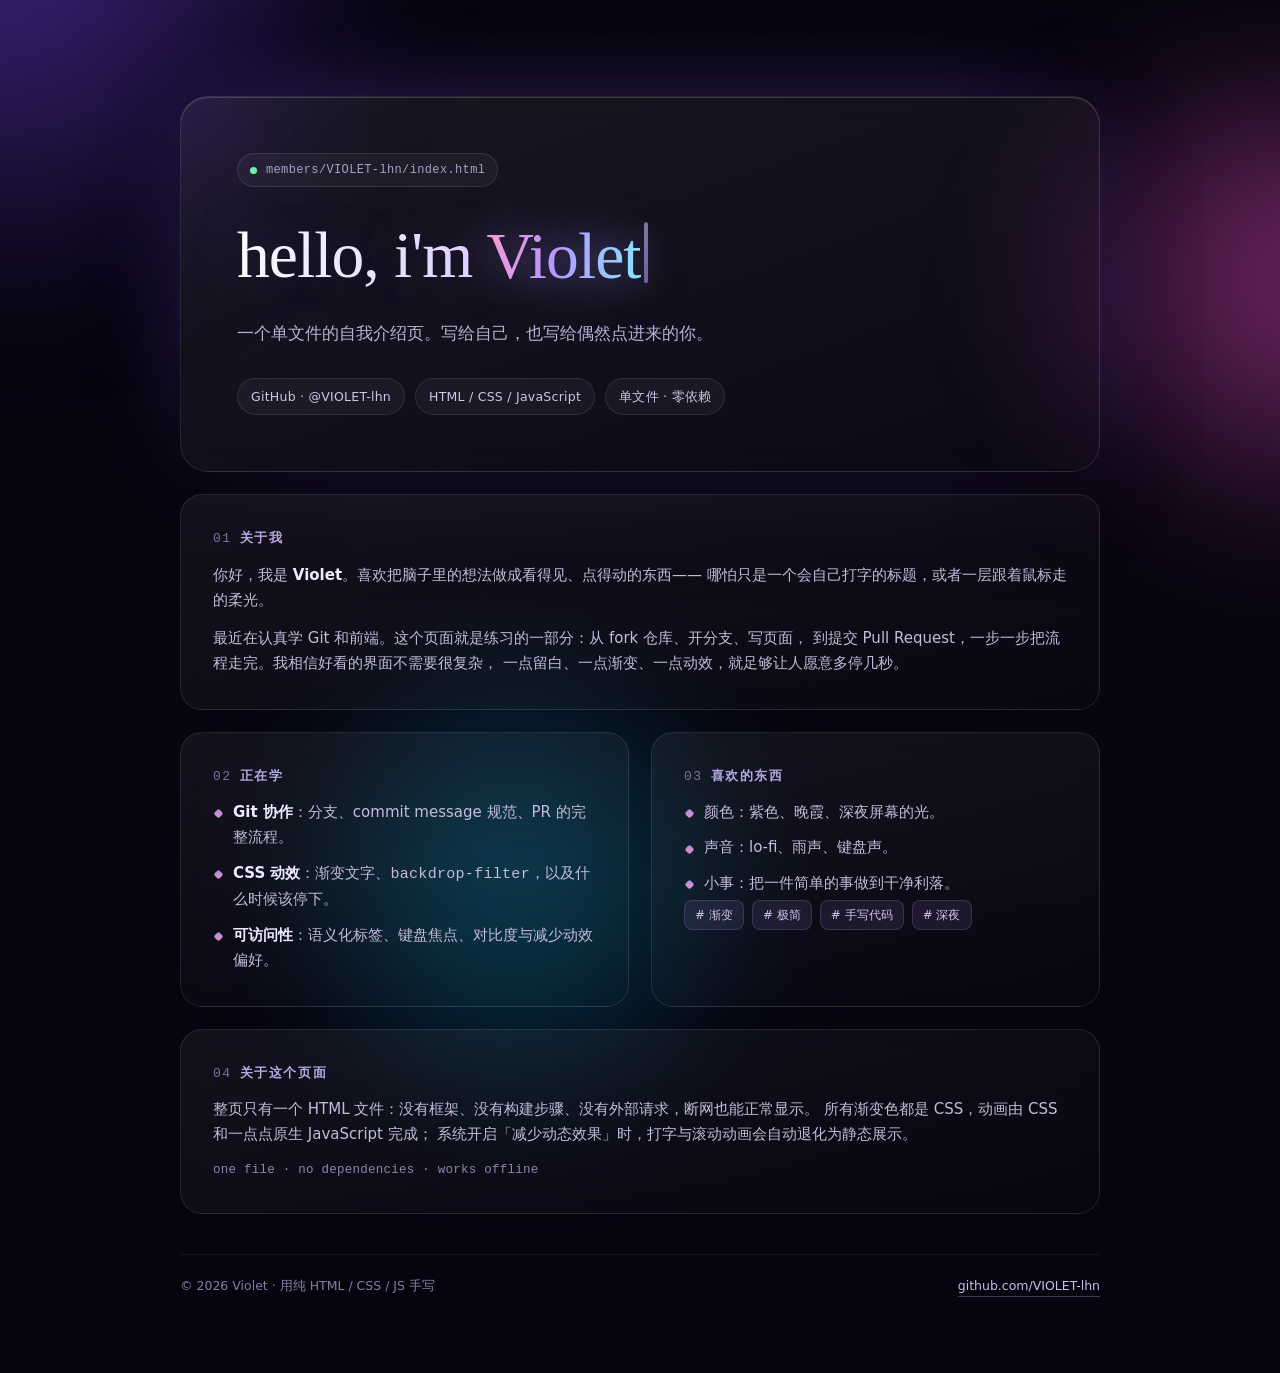
<file: members/VIOLET-lhn/index.html>
<!DOCTYPE html>
<html lang="zh-CN">
<head>
<meta charset="utf-8" />
<meta name="viewport" content="width=device-width, initial-scale=1" />
<title>Violet · 自我介绍</title>
<meta name="description" content="Violet 的个人自我介绍页面，单文件 HTML，无外部依赖。" />
<link rel="icon" href="data:image/svg+xml,%3Csvg xmlns='http://www.w3.org/2000/svg' viewBox='0 0 32 32'%3E%3Cdefs%3E%3CradialGradient id='g' cx='35%25' cy='30%25'%3E%3Cstop offset='0' stop-color='%23d9c9ff'/%3E%3Cstop offset='1' stop-color='%237b4dff'/%3E%3C/radialGradient%3E%3C/defs%3E%3Crect width='32' height='32' rx='9' fill='%230b0716'/%3E%3Ccircle cx='16' cy='16' r='7' fill='url(%23g)'/%3E%3C/svg%3E" />
<style>
  :root {
    --bg: #06040f;
    --ink: #f4f0ff;
    --muted: #a79dc4;
    --line: rgba(255, 255, 255, .1);
    --violet: #b79bff;
    --pink: #ff9bd2;
    --cyan: #8ae9ff;
    --mx: 50%;
    --my: 30%;
  }

  * { box-sizing: border-box; }

  html { scroll-behavior: smooth; }

  body {
    margin: 0;
    background: var(--bg);
    color: var(--ink);
    font-family: "Segoe UI", system-ui, -apple-system, "PingFang SC", "Microsoft YaHei", sans-serif;
    font-size: 16px;
    line-height: 1.7;
    -webkit-font-smoothing: antialiased;
    overflow-x: hidden;
  }

  ::selection { background: rgba(183, 155, 255, .35); color: #fff; }

  /* ---------- 背景 ---------- */
  .aurora {
    position: fixed;
    inset: -20vmax;
    z-index: 0;
    filter: blur(72px) saturate(130%);
    pointer-events: none;
  }

  .blob {
    position: absolute;
    display: block;
    border-radius: 50%;
    opacity: .5;
    animation: drift 24s ease-in-out infinite alternate;
    will-change: transform;
  }

  .b1 { width: 46vmax; height: 46vmax; left: 4%;  top: 0;    background: radial-gradient(circle at 30% 30%, #7b4dff, transparent 68%); }
  .b2 { width: 38vmax; height: 38vmax; right: 2%; top: 24%;  background: radial-gradient(circle at 60% 40%, #ff5fbf, transparent 68%); animation-delay: -8s; }
  .b3 { width: 42vmax; height: 42vmax; left: 28%; bottom: 0; background: radial-gradient(circle at 50% 50%, #17c7ff, transparent 66%); animation-delay: -15s; opacity: .32; }

  @keyframes drift {
    0%   { transform: translate3d(0, 0, 0) scale(1); }
    50%  { transform: translate3d(4vmax, -5vmax, 0) scale(1.1); }
    100% { transform: translate3d(-5vmax, 4vmax, 0) scale(.95); }
  }

  .grain {
    position: fixed;
    inset: 0;
    z-index: 1;
    pointer-events: none;
    opacity: .14;
    mix-blend-mode: overlay;
    background-image: url("data:image/svg+xml,%3Csvg xmlns='http://www.w3.org/2000/svg' width='160' height='160'%3E%3Cfilter id='n'%3E%3CfeTurbulence type='fractalNoise' baseFrequency='.85' numOctaves='3'/%3E%3C/filter%3E%3Crect width='160' height='160' filter='url(%23n)' opacity='.55'/%3E%3C/svg%3E");
  }

  /* 滚动进度 */
  .progress {
    position: fixed;
    top: 0;
    left: 0;
    height: 2px;
    width: 0%;
    z-index: 20;
    background: linear-gradient(90deg, var(--violet), var(--pink), var(--cyan));
    box-shadow: 0 0 14px rgba(183, 155, 255, .8);
  }

  /* ---------- 布局 ---------- */
  .wrap {
    position: relative;
    z-index: 2;
    width: min(920px, 100% - 2 * clamp(16px, 5vw, 48px));
    margin: 0 auto;
    padding: clamp(36px, 8vw, 96px) 0 clamp(40px, 8vw, 80px);
  }

  /* ---------- 首屏卡片 ---------- */
  .hero {
    position: relative;
    padding: clamp(28px, 5vw, 56px);
    border-radius: 28px;
    border: 1px solid var(--line);
    background: linear-gradient(160deg, rgba(255, 255, 255, .075), rgba(255, 255, 255, .02));
    box-shadow:
      0 1px 0 rgba(255, 255, 255, .16) inset,
      0 30px 90px -30px rgba(0, 0, 0, .9),
      0 0 120px -50px rgba(140, 90, 255, .8);
    backdrop-filter: blur(18px) saturate(120%);
    -webkit-backdrop-filter: blur(18px) saturate(120%);
    overflow: hidden;
    animation: rise .9s cubic-bezier(.2, .7, .2, 1) both;
  }

  .hero::before {
    content: "";
    position: absolute;
    inset: 0;
    background: radial-gradient(420px circle at var(--mx) var(--my), rgba(183, 155, 255, .15), transparent 62%);
    opacity: 0;
    transition: opacity .5s ease;
    pointer-events: none;
  }

  .hero:hover::before { opacity: 1; }

  @keyframes rise {
    from { opacity: 0; transform: translateY(22px) scale(.99); }
    to   { opacity: 1; transform: none; }
  }

  .path {
    display: inline-flex;
    align-items: center;
    gap: 9px;
    font-family: "Cascadia Code", Consolas, ui-monospace, monospace;
    font-size: 12px;
    letter-spacing: .03em;
    color: #a99fc6;
    padding: 6px 12px;
    border-radius: 999px;
    border: 1px solid var(--line);
    background: rgba(255, 255, 255, .04);
  }

  .path .dot {
    width: 7px;
    height: 7px;
    border-radius: 50%;
    background: #6ef2a8;
    box-shadow: 0 0 0 0 rgba(110, 242, 168, .55);
    animation: pulse 2.4s ease-out infinite;
  }

  @keyframes pulse {
    0%   { box-shadow: 0 0 0 0 rgba(110, 242, 168, .5); }
    70%  { box-shadow: 0 0 0 8px rgba(110, 242, 168, 0); }
    100% { box-shadow: 0 0 0 0 rgba(110, 242, 168, 0); }
  }

  h1 {
    margin: clamp(20px, 3.5vw, 30px) 0 0;
    font-family: ui-serif, Georgia, "Times New Roman", "Songti SC", serif;
    font-weight: 400;
    font-size: clamp(2rem, 6.2vw, 4.1rem);
    line-height: 1.12;
    letter-spacing: -.015em;
    min-height: 1.2em;
    background: linear-gradient(100deg, #fff 0%, #d9c9ff 38%, #ffb3e2 70%, #9be8ff 100%);
    -webkit-background-clip: text;
    background-clip: text;
    color: transparent;
    text-shadow: 0 0 60px rgba(183, 155, 255, .25);
    overflow-wrap: break-word;
  }

  .violet-word {
    background: linear-gradient(100deg, #ff9bd2, #b79bff 45%, #8ae9ff);
    -webkit-background-clip: text;
    background-clip: text;
    color: transparent;
    filter: drop-shadow(0 0 22px rgba(183, 155, 255, .55));
  }

  .caret {
    display: inline-block;
    width: .055em;
    height: .92em;
    margin-left: .06em;
    transform: translateY(.08em);
    background: linear-gradient(180deg, #d9c9ff, #b79bff);
    border-radius: 2px;
    animation: blink 1s steps(1) infinite;
  }

  h1.done .caret { opacity: .55; animation: blink 1.1s steps(1) infinite; }

  @keyframes blink { 50% { opacity: 0; } }

  .lead {
    margin: clamp(18px, 3vw, 24px) 0 0;
    max-width: 46ch;
    font-size: clamp(14.5px, 1.7vw, 16.5px);
    color: #b9b0d4;
  }

  .chips {
    display: flex;
    flex-wrap: wrap;
    gap: 10px;
    margin-top: clamp(22px, 3.5vw, 30px);
  }

  .chip {
    font-size: 12.5px;
    letter-spacing: .02em;
    color: #cfc6ea;
    padding: 7px 13px;
    border-radius: 999px;
    border: 1px solid rgba(255, 255, 255, .09);
    background: rgba(255, 255, 255, .045);
    text-decoration: none;
    transition: background .25s ease, color .25s ease, transform .25s ease, border-color .25s ease;
  }

  .chip:hover {
    color: #fff;
    background: rgba(183, 155, 255, .16);
    border-color: rgba(183, 155, 255, .4);
    transform: translateY(-1px);
  }

  /* ---------- 内容区 ---------- */
  .grid {
    display: grid;
    grid-template-columns: repeat(2, minmax(0, 1fr));
    gap: clamp(14px, 2.4vw, 22px);
    margin-top: clamp(16px, 2.6vw, 22px);
  }

  .card {
    position: relative;
    padding: clamp(22px, 3.4vw, 32px);
    border-radius: 22px;
    border: 1px solid var(--line);
    background: linear-gradient(165deg, rgba(255, 255, 255, .055), rgba(255, 255, 255, .012));
    backdrop-filter: blur(14px);
    -webkit-backdrop-filter: blur(14px);
    transition: transform .35s cubic-bezier(.2, .7, .2, 1), border-color .35s ease, box-shadow .35s ease;
  }

  .card:hover {
    transform: translateY(-3px);
    border-color: rgba(183, 155, 255, .35);
    box-shadow: 0 24px 60px -34px rgba(140, 90, 255, .95);
  }

  .card.wide { grid-column: 1 / -1; }

  .card h2 {
    margin: 0 0 12px;
    font-size: 13px;
    font-weight: 600;
    letter-spacing: .12em;
    text-transform: uppercase;
    color: #b7a9e0;
  }

  .card h2 .num {
    font-family: "Cascadia Code", Consolas, ui-monospace, monospace;
    font-weight: 400;
    color: #7d719c;
    margin-right: 8px;
  }

  .card p { margin: 0 0 12px; color: #c4bcda; font-size: 15px; }
  .card p:last-child { margin-bottom: 0; }

  .card strong { color: #efe9ff; font-weight: 600; }

  ul.plain {
    margin: 0;
    padding: 0;
    list-style: none;
    display: grid;
    gap: 10px;
  }

  ul.plain li {
    position: relative;
    padding-left: 20px;
    color: #c4bcda;
    font-size: 15px;
  }

  ul.plain li::before {
    content: "";
    position: absolute;
    left: 2px;
    top: .72em;
    width: 7px;
    height: 7px;
    border-radius: 2px;
    background: linear-gradient(135deg, var(--violet), var(--pink));
    transform: rotate(45deg);
    opacity: .9;
  }

  .tags {
    display: flex;
    flex-wrap: wrap;
    gap: 8px;
    margin-top: 4px;
  }

  .tag {
    font-size: 12px;
    color: #cdc3e8;
    padding: 4px 10px;
    border-radius: 8px;
    background: rgba(183, 155, 255, .1);
    border: 1px solid rgba(183, 155, 255, .18);
  }

  /* 进入视口动画 */
  .reveal {
    opacity: 0;
    transform: translateY(18px);
    transition: opacity .7s ease, transform .7s cubic-bezier(.2, .7, .2, 1);
  }

  .reveal.in { opacity: 1; transform: none; }

  /* ---------- 页脚 ---------- */
  footer {
    display: flex;
    align-items: center;
    justify-content: space-between;
    flex-wrap: wrap;
    gap: 12px;
    margin-top: clamp(26px, 4vw, 40px);
    padding-top: 20px;
    border-top: 1px solid rgba(255, 255, 255, .07);
    font-size: 12.5px;
    color: #867da3;
  }

  footer a {
    color: #c9bdea;
    text-decoration: none;
    border-bottom: 1px solid rgba(201, 189, 234, .3);
    transition: color .25s ease, border-color .25s ease;
  }

  footer a:hover { color: #fff; border-color: #fff; }

  .mono {
    font-family: "Cascadia Code", Consolas, ui-monospace, monospace;
    letter-spacing: .02em;
  }

  /* ---------- 响应式 / 无障碍 ---------- */
  @media (max-width: 720px) {
    .grid { grid-template-columns: minmax(0, 1fr); }
    .hero { border-radius: 22px; }
  }

  @media (prefers-reduced-motion: reduce) {
    html { scroll-behavior: auto; }
    *, *::before, *::after {
      animation: none !important;
      transition: none !important;
    }
    .reveal { opacity: 1; transform: none; }
    .caret { display: none; }
  }
</style>
</head>
<body>
  <div class="progress" id="progress" aria-hidden="true"></div>
  <div class="aurora" aria-hidden="true">
    <span class="blob b1"></span>
    <span class="blob b2"></span>
    <span class="blob b3"></span>
  </div>
  <div class="grain" aria-hidden="true"></div>

  <main class="wrap">
    <section class="hero" id="hero">
      <span class="path"><span class="dot" aria-hidden="true"></span>members/VIOLET-lhn/index.html</span>

      <h1 id="headline"><span id="typed"></span><span class="caret" aria-hidden="true"></span></h1>

      <p class="lead">
        一个单文件的自我介绍页。写给自己，也写给偶然点进来的你。
      </p>

      <div class="chips">
        <a class="chip" href="https://github.com/VIOLET-lhn" target="_blank" rel="noopener noreferrer">GitHub · @VIOLET-lhn</a>
        <span class="chip">HTML / CSS / JavaScript</span>
        <span class="chip">单文件 · 零依赖</span>
      </div>
    </section>

    <div class="grid">
      <section class="card wide reveal">
        <h2><span class="num">01</span>关于我</h2>
        <p>
          你好，我是 <strong>Violet</strong>。喜欢把脑子里的想法做成看得见、点得动的东西——
          哪怕只是一个会自己打字的标题，或者一层跟着鼠标走的柔光。
        </p>
        <p>
          最近在认真学 Git 和前端。这个页面就是练习的一部分：从 fork 仓库、开分支、写页面，
          到提交 Pull Request，一步一步把流程走完。我相信好看的界面不需要很复杂，
          一点留白、一点渐变、一点动效，就足够让人愿意多停几秒。
        </p>
      </section>

      <section class="card reveal">
        <h2><span class="num">02</span>正在学</h2>
        <ul class="plain">
          <li><strong>Git 协作</strong>：分支、commit message 规范、PR 的完整流程。</li>
          <li><strong>CSS 动效</strong>：渐变文字、<span class="mono">backdrop-filter</span>，以及什么时候该停下。</li>
          <li><strong>可访问性</strong>：语义化标签、键盘焦点、对比度与减少动效偏好。</li>
        </ul>
      </section>

      <section class="card reveal">
        <h2><span class="num">03</span>喜欢的东西</h2>
        <ul class="plain">
          <li>颜色：紫色、晚霞、深夜屏幕的光。</li>
          <li>声音：lo-fi、雨声、键盘声。</li>
          <li>小事：把一件简单的事做到干净利落。</li>
        </ul>
        <div class="tags">
          <span class="tag"># 渐变</span>
          <span class="tag"># 极简</span>
          <span class="tag"># 手写代码</span>
          <span class="tag"># 深夜</span>
        </div>
      </section>

      <section class="card wide reveal">
        <h2><span class="num">04</span>关于这个页面</h2>
        <p>
          整页只有一个 HTML 文件：没有框架、没有构建步骤、没有外部请求，断网也能正常显示。
          所有渐变色都是 CSS，动画由 CSS 和一点点原生 JavaScript 完成；
          系统开启「减少动态效果」时，打字与滚动动画会自动退化为静态展示。
        </p>
        <p class="mono" style="color:#8f85ac;font-size:12.5px;">one file · no dependencies · works offline</p>
      </section>
    </div>

    <footer>
      <span>© <span id="year">2026</span> Violet · 用纯 HTML / CSS / JS 手写</span>
      <a href="https://github.com/VIOLET-lhn" target="_blank" rel="noopener noreferrer">github.com/VIOLET-lhn</a>
    </footer>
  </main>

<script>
(function () {
  "use strict";

  const reduceMotion = window.matchMedia("(prefers-reduced-motion: reduce)").matches;

  /* ---------- 打字机 ---------- */
  const TEXT = "hello, i'm Violet";
  const headline = document.getElementById("headline");
  const typedEl = document.getElementById("typed");

  function highlight(text) {
    const safe = text.replace(/[&<>"']/g, (c) => ({ "&": "&amp;", "<": "&lt;", ">": "&gt;", '"': "&quot;", "'": "&#39;" }[c]));
    return safe.replace(/\b(Violet)\b/gi, '<span class="violet-word">$1</span>');
  }

  function finish() {
    typedEl.innerHTML = highlight(TEXT);
    headline.classList.add("done");
  }

  if (reduceMotion) {
    finish();
  } else {
    let i = 0;
    (function step() {
      if (i >= TEXT.length) { finish(); return; }
      const ch = TEXT[i++];
      typedEl.textContent += ch;
      const pause = ch === " " ? 110 : ch === "," ? 260 : 62 + Math.random() * 55;
      setTimeout(step, pause);
    })();
  }

  /* ---------- 滚动进入动画 ---------- */
  const items = document.querySelectorAll(".reveal");

  if (!("IntersectionObserver" in window) || reduceMotion) {
    items.forEach((el) => el.classList.add("in"));
  } else {
    const io = new IntersectionObserver((entries) => {
      entries.forEach((entry) => {
        if (entry.isIntersecting) {
          entry.target.classList.add("in");
          io.unobserve(entry.target);
        }
      });
    }, { rootMargin: "0px 0px -10% 0px", threshold: 0.12 });

    items.forEach((el) => io.observe(el));
  }

  /* ---------- 滚动进度 ---------- */
  const bar = document.getElementById("progress");
  let ticking = false;

  function updateProgress() {
    const h = document.documentElement;
    const max = h.scrollHeight - h.clientHeight;
    bar.style.width = (max > 0 ? (h.scrollTop / max) * 100 : 0) + "%";
    ticking = false;
  }

  window.addEventListener("scroll", () => {
    if (!ticking) { ticking = true; requestAnimationFrame(updateProgress); }
  }, { passive: true });

  updateProgress();

  /* ---------- 卡片跟随高光 ---------- */
  const hero = document.getElementById("hero");

  if (!reduceMotion) {
    hero.addEventListener("pointermove", (e) => {
      const r = hero.getBoundingClientRect();
      hero.style.setProperty("--mx", ((e.clientX - r.left) / r.width * 100) + "%");
      hero.style.setProperty("--my", ((e.clientY - r.top) / r.height * 100) + "%");
    });
  }

  document.getElementById("year").textContent = new Date().getFullYear();
})();
</script>
</body>
</html>
</file>
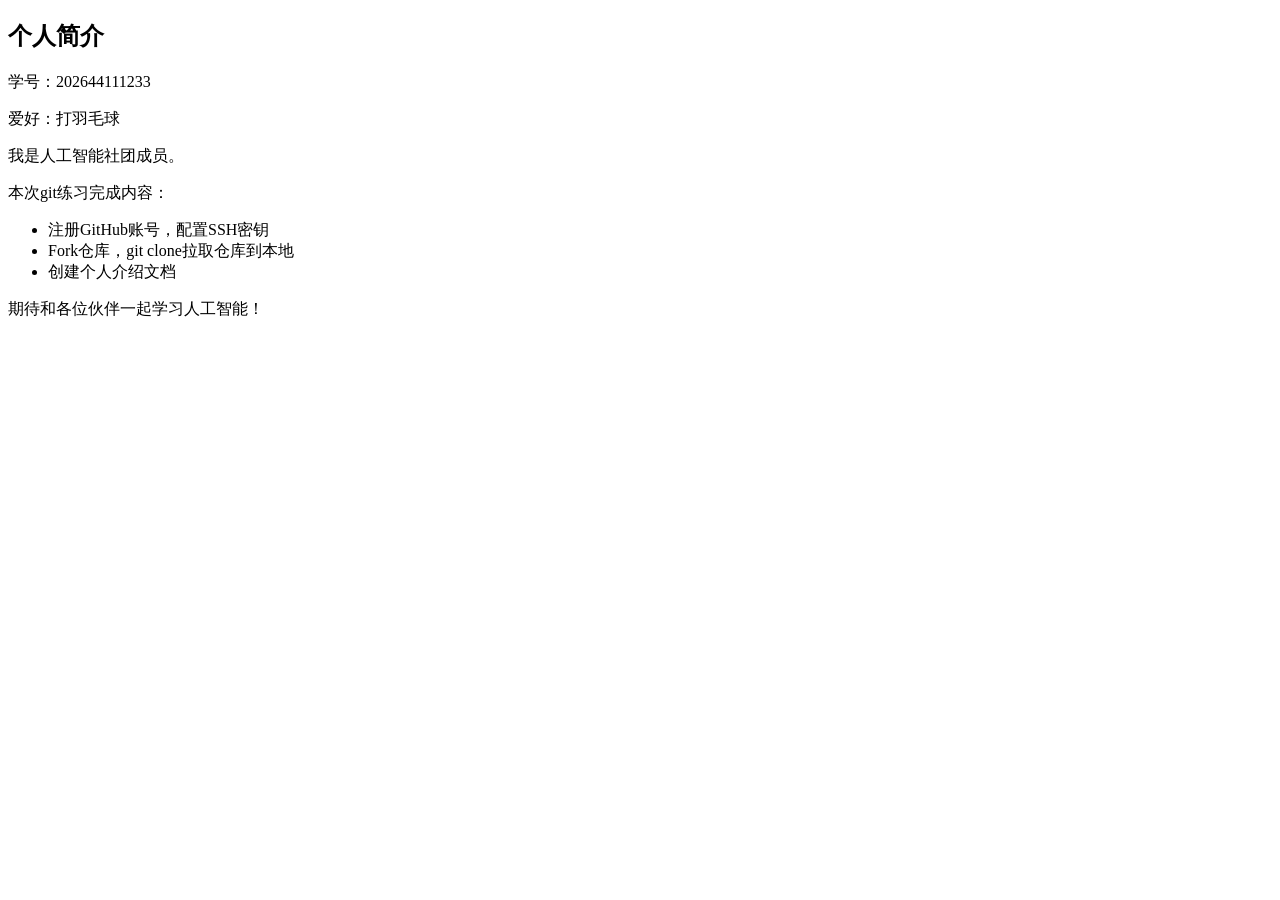
<file: members/YZT555/index.html>
<!DOCTYPE html>
<html lang="zh-CN">
<head>
<meta charset="UTF-8">
<title>个人简介</title>
</head>
<body>
<h2>个人简介</h2>
<p>学号：202644111233</p >
<p>爱好：打羽毛球</p >
<p>我是人工智能社团成员。</p >
<p>本次git练习完成内容：</p >
<ul>
<li>注册GitHub账号，配置SSH密钥</li>
<li>Fork仓库，git clone拉取仓库到本地</li>
<li>创建个人介绍文档</li>
</ul>
<p>期待和各位伙伴一起学习人工智能！</p >
</body>
</html>
</file>
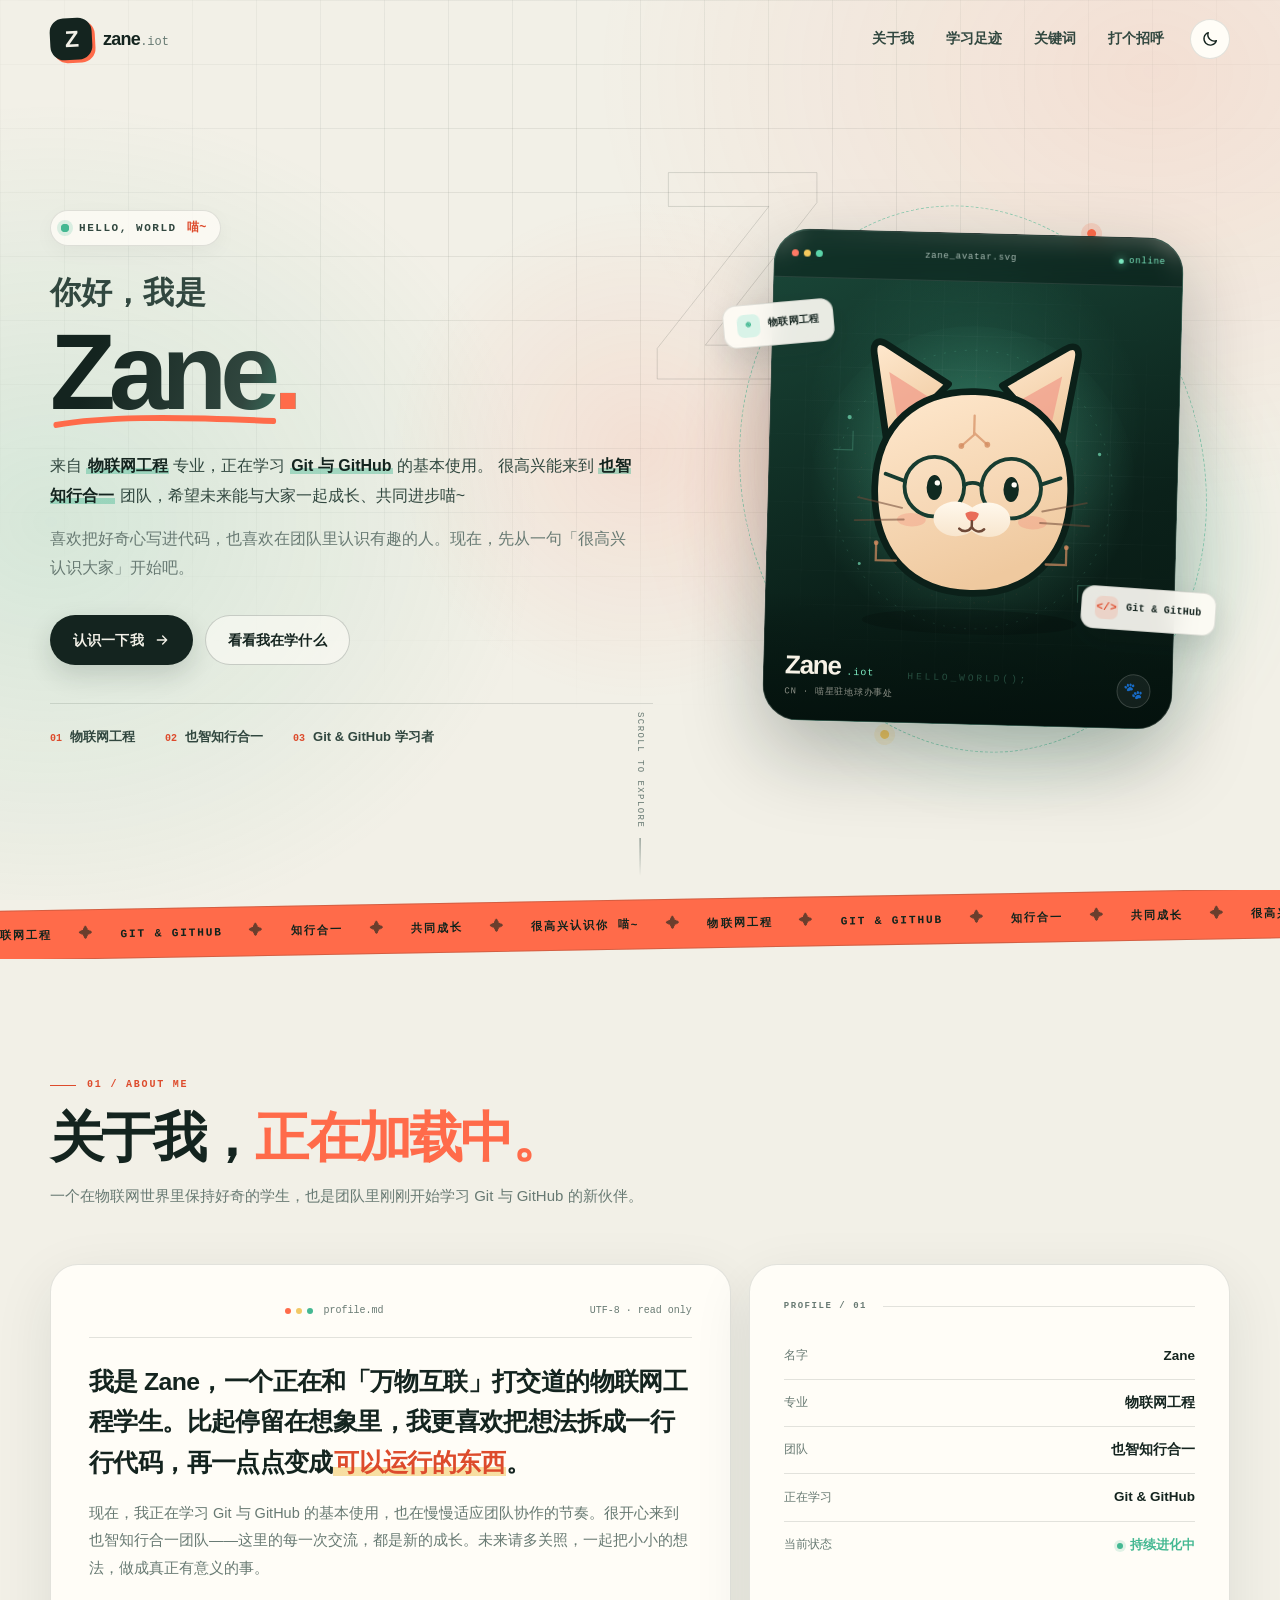
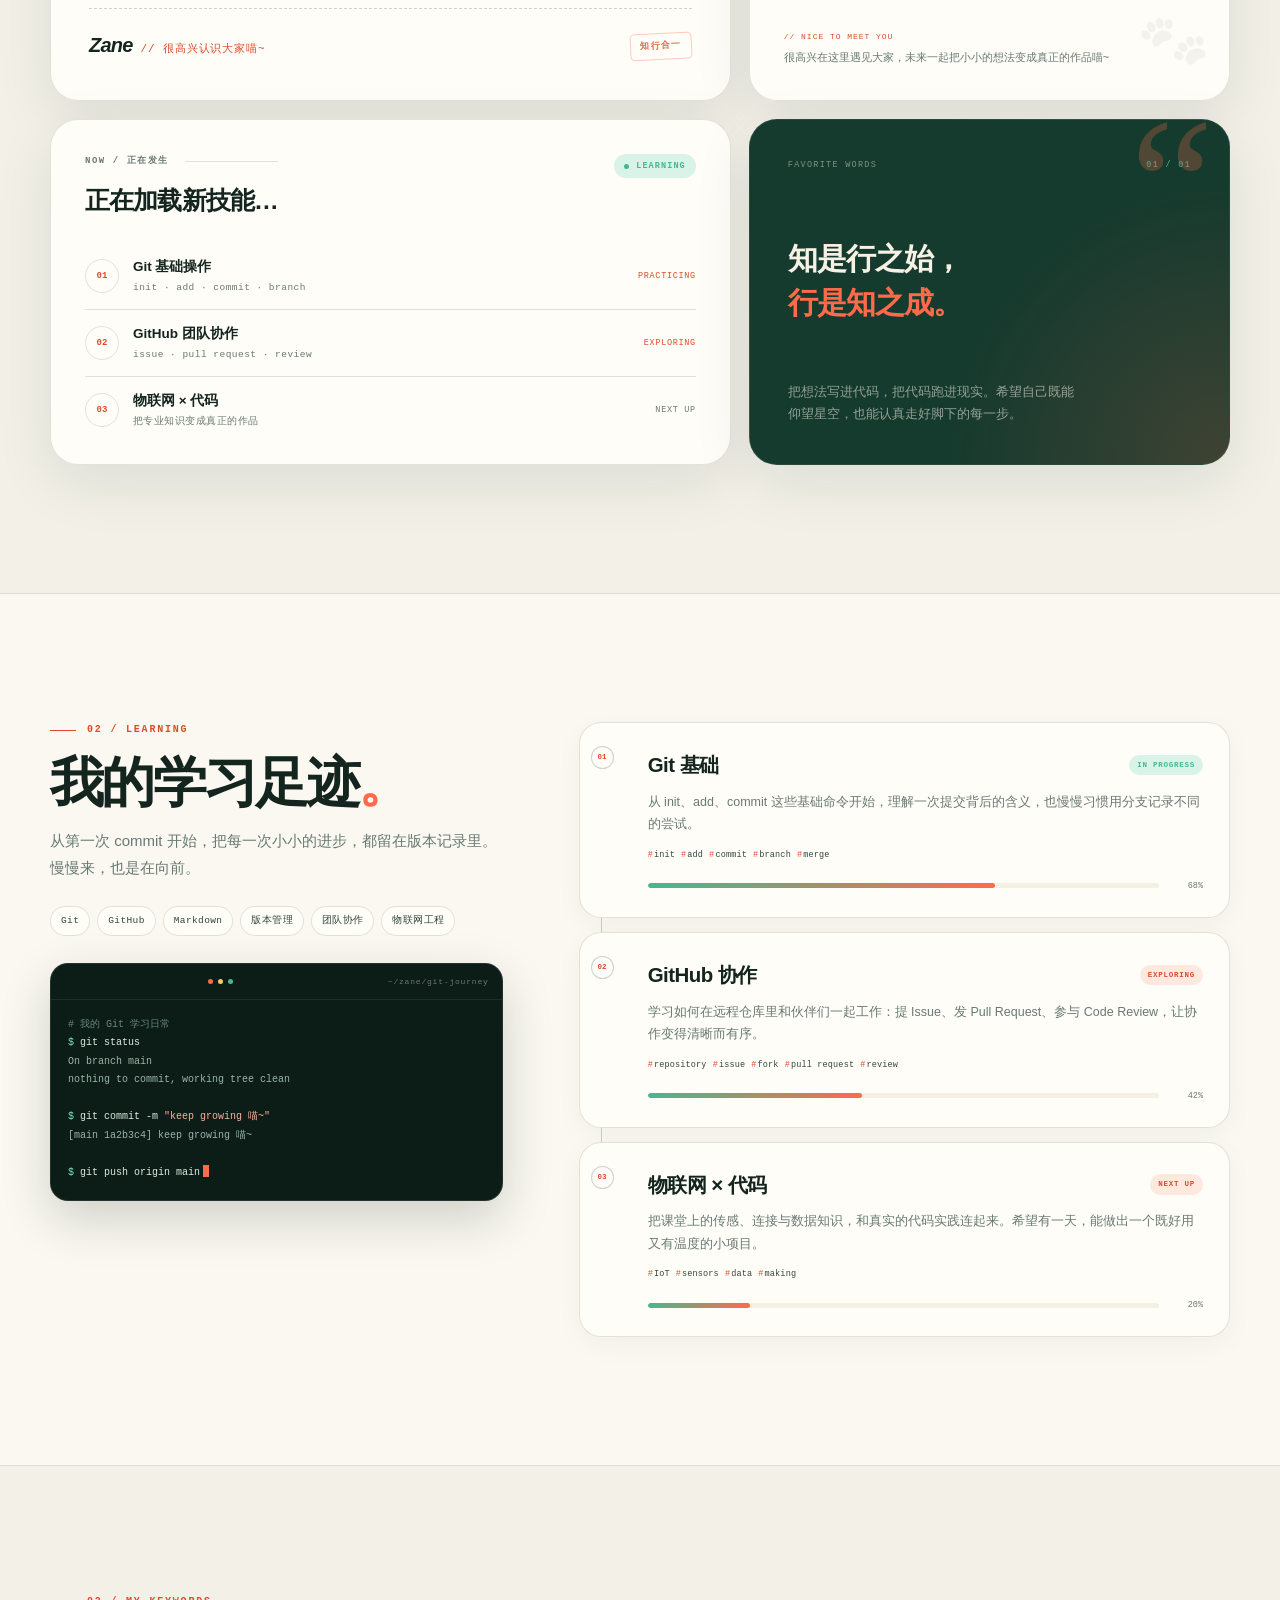
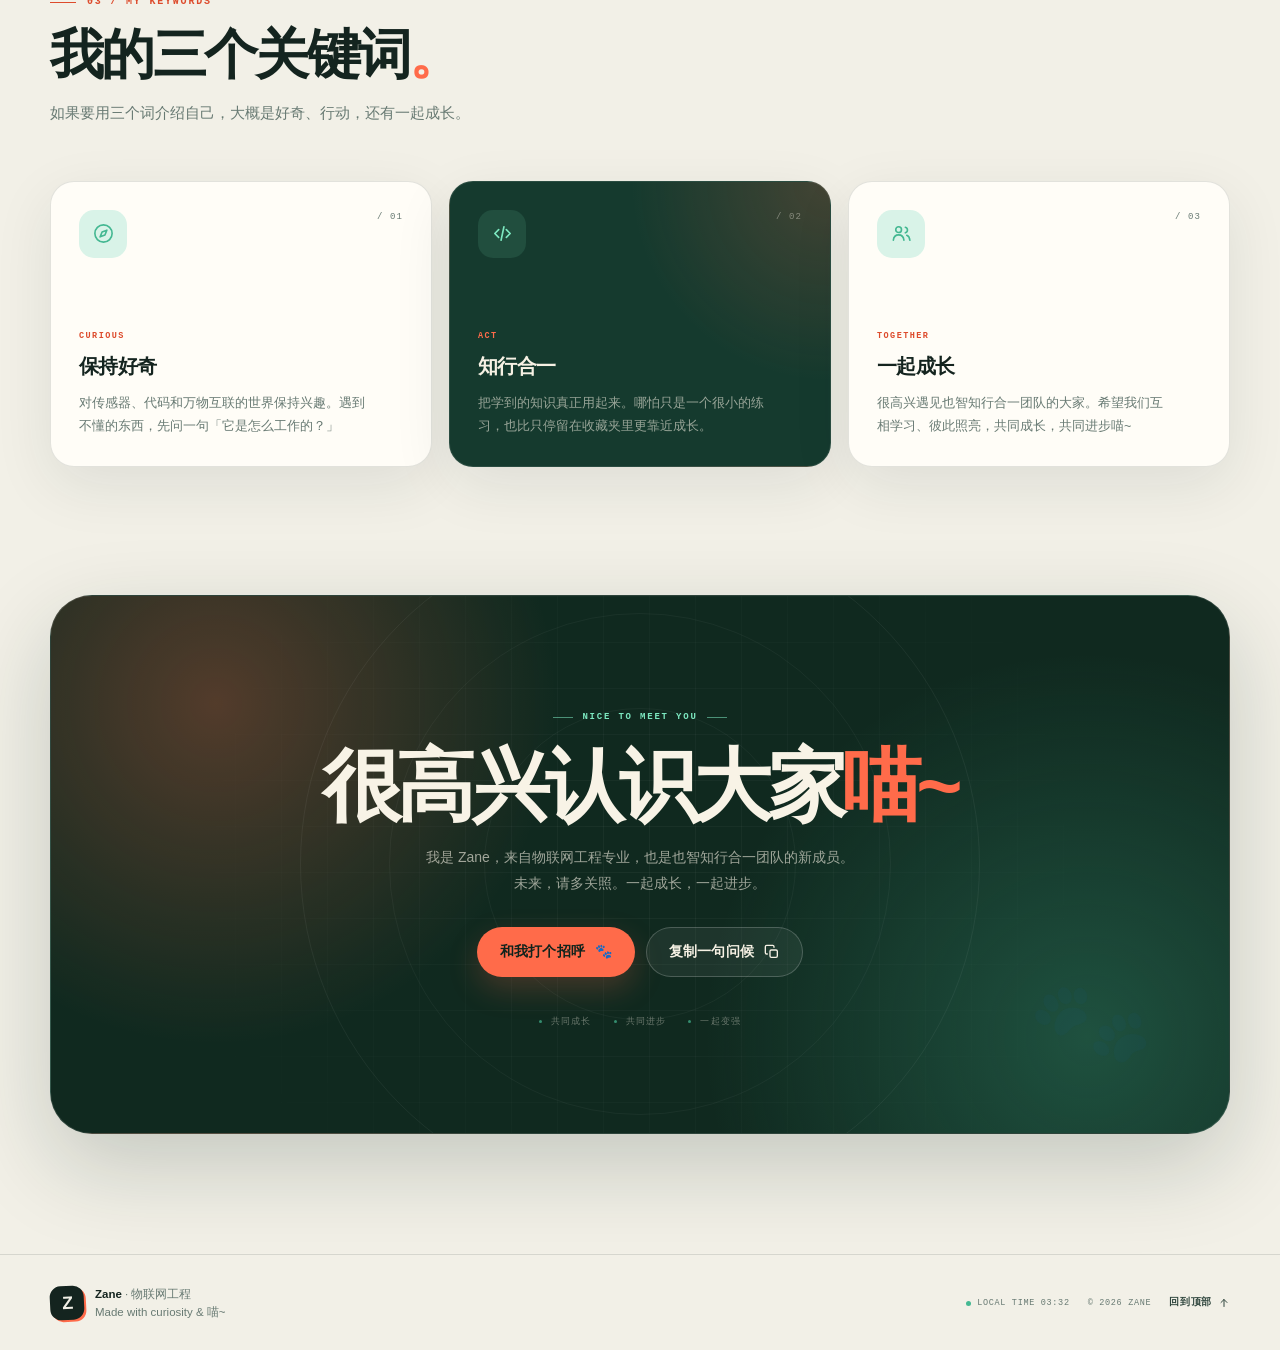
<file: members/zane372/index.html>
<!DOCTYPE html>
<html lang="zh-CN" data-theme="light">
<head>
  <meta charset="UTF-8">
  <meta name="viewport" content="width=device-width, initial-scale=1.0">
  <meta name="description" content="Zane 的个人主页 —— 物联网工程专业，也智知行合一团队成员，正在学习 Git 与 GitHub。很高兴认识大家喵~">
  <meta name="theme-color" content="#f2f0e7" id="theme-color">
  <meta property="og:type" content="website">
  <meta property="og:title" content="Zane · 物联网工程 | 也智知行合一">
  <meta property="og:description" content="很高兴认识大家喵~ 一起成长，共同进步。">
  <meta property="og:locale" content="zh_CN">
  <title>Zane · 物联网工程 | 也智知行合一</title>
  <link rel="icon" href="data:image/svg+xml,%3Csvg xmlns='http://www.w3.org/2000/svg' viewBox='0 0 64 64'%3E%3Crect width='64' height='64' rx='16' fill='%2314241f'/%3E%3Cpath d='M17 20h30L25 44h22' fill='none' stroke='%23ff6b4a' stroke-width='6' stroke-linecap='round' stroke-linejoin='round'/%3E%3C/svg%3E">
  <script>
    (function () {
      try {
        var saved = localStorage.getItem('zane-theme');
        var prefersDark = window.matchMedia('(prefers-color-scheme: dark)').matches;
        document.documentElement.dataset.theme = saved || (prefersDark ? 'dark' : 'light');
      } catch (e) {}
      document.documentElement.classList.add('js');
    })();
  </script>
  <style>
    /* ========== Design tokens ========== */
    :root {
      --bg: #f2f0e7;
      --bg-elevated: #faf8f1;
      --surface: #fffdf7;
      --surface-2: #f4f0e4;
      --ink: #14241f;
      --ink-soft: #31473f;
      --muted: #687a73;
      --line: rgba(20, 36, 31, 0.12);
      --line-strong: rgba(20, 36, 31, 0.2);
      --accent: #ff6b4a;
      --accent-deep: #dd4b2c;
      --mint: #44b892;
      --mint-soft: #d9f3e8;
      --butter: #f2c965;
      --cat: #f4d9b8;
      --shadow: 0 18px 60px rgba(27, 46, 39, 0.09);
      --shadow-lg: 0 32px 90px rgba(17, 42, 33, 0.2);
      --radius: 28px;
      --font-sans: "Inter", "PingFang SC", "Hiragino Sans GB", "Microsoft YaHei", "Noto Sans SC", sans-serif;
      --font-mono: "JetBrains Mono", "Cascadia Code", "SFMono-Regular", Consolas, "Liberation Mono", monospace;
      --header-h: 78px;
    }

    html[data-theme="dark"] {
      --bg: #091410;
      --bg-elevated: #0e1c17;
      --surface: #11221c;
      --surface-2: #172b23;
      --ink: #f0f7f2;
      --ink-soft: #c8d9d0;
      --muted: #8ca49a;
      --line: rgba(240, 247, 242, 0.1);
      --line-strong: rgba(240, 247, 242, 0.18);
      --accent: #ff8162;
      --accent-deep: #ffa088;
      --mint: #62dbb5;
      --mint-soft: #15382d;
      --butter: #f5d275;
      --shadow: 0 18px 60px rgba(0, 0, 0, 0.24);
      --shadow-lg: 0 32px 90px rgba(0, 0, 0, 0.42);
    }

    /* ========== Base ========== */
    *, *::before, *::after { box-sizing: border-box; }

    html {
      scroll-behavior: smooth;
      scroll-padding-top: 96px;
      overflow-x: clip;
    }

    body {
      margin: 0;
      min-width: 320px;
      background: var(--bg);
      color: var(--ink);
      font-family: var(--font-sans);
      font-size: 16px;
      line-height: 1.65;
      -webkit-font-smoothing: antialiased;
      text-rendering: optimizeLegibility;
      overflow-x: hidden;
      transition: background-color 0.35s ease, color 0.35s ease;
    }

    body::before {
      content: "";
      position: fixed;
      inset: 0;
      z-index: -3;
      pointer-events: none;
      background:
        radial-gradient(820px 640px at 90% 8%, rgba(255, 107, 74, 0.12), transparent 68%),
        radial-gradient(700px 600px at 4% 58%, rgba(68, 184, 146, 0.16), transparent 70%);
    }

    .page-grid {
      position: fixed;
      inset: 0;
      z-index: -2;
      pointer-events: none;
      opacity: 0.72;
      background-image:
        linear-gradient(var(--line) 1px, transparent 1px),
        linear-gradient(90deg, var(--line) 1px, transparent 1px);
      background-size: 64px 64px;
      -webkit-mask-image: radial-gradient(ellipse 90% 75% at 50% 25%, #000 10%, transparent 75%);
      mask-image: radial-gradient(ellipse 90% 75% at 50% 25%, #000 10%, transparent 75%);
    }

    .cursor-glow {
      position: fixed;
      top: 0;
      left: 0;
      z-index: -1;
      display: none;
      width: 520px;
      height: 520px;
      border-radius: 50%;
      pointer-events: none;
      background: radial-gradient(circle, rgba(255, 107, 74, 0.12), transparent 68%);
      transform: translate3d(var(--mx, 50vw), var(--my, 50vh), 0) translate(-50%, -50%);
      transition: opacity 0.4s ease;
    }

    body.pointer-fine .cursor-glow {
      display: block;
      opacity: 1;
    }

    ::selection {
      background: var(--accent);
      color: #10231c;
    }

    a { color: inherit; text-decoration: none; }
    button { font: inherit; color: inherit; }
    img, svg { display: block; max-width: 100%; }
    h1, h2, h3, p, blockquote, dl, dd { margin: 0; }
    ul, ol { margin: 0; padding: 0; list-style: none; }

    :focus-visible {
      outline: 3px solid var(--accent);
      outline-offset: 4px;
      border-radius: 6px;
    }

    .skip-link {
      position: fixed;
      top: 12px;
      left: 12px;
      z-index: 2000;
      padding: 10px 16px;
      border-radius: 10px;
      background: var(--ink);
      color: var(--bg);
      font-weight: 700;
      transform: translateY(-160%);
      transition: transform 0.2s ease;
    }

    .skip-link:focus { transform: translateY(0); }

    .container {
      width: min(1180px, calc(100% - 48px));
      margin-inline: auto;
    }

    .mono { font-family: var(--font-mono); }

    .scroll-progress {
      position: fixed;
      inset: 0 0 auto 0;
      z-index: 1001;
      height: 3px;
      background: linear-gradient(90deg, var(--mint), var(--accent));
      transform: scaleX(0);
      transform-origin: left center;
      will-change: transform;
    }

    /* ========== Reveal ========== */
    .js .reveal {
      opacity: 0;
      transform: translateY(24px);
      transition:
        opacity 0.75s cubic-bezier(0.2, 0.7, 0.2, 1),
        transform 0.75s cubic-bezier(0.2, 0.7, 0.2, 1);
      transition-delay: var(--delay, 0s);
    }

    .js .reveal.is-visible {
      opacity: 1;
      transform: translateY(0);
    }

    /* ========== Header ========== */
    .site-header {
      position: fixed;
      inset: 0 0 auto 0;
      z-index: 1000;
      height: var(--header-h);
      display: flex;
      align-items: center;
      border-bottom: 1px solid transparent;
      transition: background-color 0.3s ease, border-color 0.3s ease, backdrop-filter 0.3s ease;
    }

    .site-header.is-scrolled {
      background: color-mix(in srgb, var(--bg) 82%, transparent);
      -webkit-backdrop-filter: blur(18px) saturate(140%);
      backdrop-filter: blur(18px) saturate(140%);
      border-bottom-color: var(--line);
    }

    .nav {
      width: min(1180px, calc(100% - 48px));
      margin-inline: auto;
      display: flex;
      align-items: center;
      justify-content: space-between;
      gap: 24px;
    }

    .brand {
      display: inline-flex;
      align-items: center;
      gap: 11px;
      flex-shrink: 0;
      border-radius: 10px;
    }

    .brand-mark {
      position: relative;
      display: grid;
      place-items: center;
      width: 42px;
      height: 42px;
      border-radius: 14px;
      background: var(--ink);
      color: var(--bg);
      box-shadow: 3px 3px 0 var(--accent);
      font-size: 23px;
      font-weight: 900;
      line-height: 1;
      letter-spacing: -0.08em;
      transform: rotate(-3deg);
      transition: transform 0.25s ease, box-shadow 0.25s ease;
    }

    .brand:hover .brand-mark {
      transform: rotate(2deg) translateY(-2px);
      box-shadow: 4px 5px 0 var(--accent);
    }

    .brand-text {
      font-size: 18px;
      font-weight: 800;
      letter-spacing: -0.04em;
      line-height: 1;
    }

    .brand-text span {
      color: var(--muted);
      font-family: var(--font-mono);
      font-size: 12px;
      font-weight: 500;
      letter-spacing: 0;
    }

    .nav-links {
      display: flex;
      align-items: center;
      gap: 6px;
    }

    .nav-link {
      position: relative;
      padding: 9px 13px;
      border-radius: 999px;
      color: var(--ink-soft);
      font-size: 14px;
      font-weight: 600;
      transition: color 0.2s ease, background-color 0.2s ease;
    }

    .nav-link::after {
      content: "";
      position: absolute;
      left: 50%;
      bottom: 4px;
      width: 4px;
      height: 4px;
      border-radius: 50%;
      background: var(--accent);
      opacity: 0;
      transform: translate(-50%, 3px);
      transition: opacity 0.2s ease, transform 0.2s ease;
    }

    .nav-link:hover {
      color: var(--ink);
      background: var(--surface);
    }

    .nav-link.is-active {
      color: var(--ink);
    }

    .nav-link.is-active::after {
      opacity: 1;
      transform: translate(-50%, 0);
    }

    .theme-toggle {
      display: grid;
      place-items: center;
      width: 40px;
      height: 40px;
      margin-left: 7px;
      padding: 0;
      border: 1px solid var(--line);
      border-radius: 50%;
      background: var(--surface);
      cursor: pointer;
      transition: transform 0.25s ease, border-color 0.2s ease, background-color 0.2s ease;
    }

    .theme-toggle:hover {
      transform: rotate(12deg);
      border-color: var(--line-strong);
      background: var(--surface-2);
    }

    .theme-toggle svg {
      width: 18px;
      height: 18px;
      stroke: currentColor;
      stroke-width: 1.8;
      stroke-linecap: round;
      stroke-linejoin: round;
      fill: none;
    }

    .theme-toggle .icon-sun { display: none; }
    html[data-theme="dark"] .theme-toggle .icon-sun { display: block; }
    html[data-theme="dark"] .theme-toggle .icon-moon { display: none; }

    .menu-toggle {
      display: none;
      width: 42px;
      height: 42px;
      padding: 0;
      border: 1px solid var(--line);
      border-radius: 12px;
      background: var(--surface);
      cursor: pointer;
      place-items: center;
    }

    .menu-toggle span {
      position: relative;
      display: block;
      width: 18px;
      height: 2px;
      border-radius: 2px;
      background: currentColor;
      transition: transform 0.25s ease, background-color 0.2s ease;
    }

    .menu-toggle span::before,
    .menu-toggle span::after {
      content: "";
      position: absolute;
      left: 0;
      width: 18px;
      height: 2px;
      border-radius: 2px;
      background: currentColor;
      transition: transform 0.25s ease;
    }

    .menu-toggle span::before { top: -6px; }
    .menu-toggle span::after { top: 6px; }
    .menu-toggle[aria-expanded="true"] span { background: transparent; }
    .menu-toggle[aria-expanded="true"] span::before { transform: translateY(6px) rotate(45deg); }
    .menu-toggle[aria-expanded="true"] span::after { transform: translateY(-6px) rotate(-45deg); }

    /* ========== Hero ========== */
    .hero {
      position: relative;
      min-height: 100svh;
      display: flex;
      align-items: center;
      padding-top: calc(var(--header-h) + 52px);
      padding-bottom: 72px;
    }

    .hero-grid {
      display: grid;
      grid-template-columns: minmax(0, 1.08fr) minmax(0, 0.92fr);
      gap: clamp(32px, 5vw, 76px);
      align-items: center;
    }

    .eyebrow {
      display: inline-flex;
      align-items: center;
      gap: 10px;
      padding: 7px 13px 7px 10px;
      border: 1px solid var(--line);
      border-radius: 999px;
      background: color-mix(in srgb, var(--surface) 76%, transparent);
      color: var(--ink-soft);
      font-family: var(--font-mono);
      font-size: 11px;
      font-weight: 600;
      letter-spacing: 0.14em;
      text-transform: uppercase;
      box-shadow: 0 6px 20px rgba(20, 36, 31, 0.04);
    }

    .status-dot {
      position: relative;
      width: 8px;
      height: 8px;
      border-radius: 50%;
      background: var(--mint);
      box-shadow: 0 0 0 4px color-mix(in srgb, var(--mint) 18%, transparent);
    }

    .status-dot::after {
      content: "";
      position: absolute;
      inset: 0;
      border-radius: inherit;
      background: var(--mint);
      animation: ping 2.4s ease-out infinite;
    }

    .eyebrow .cn {
      color: var(--accent-deep);
      font-family: var(--font-sans);
      font-size: 12px;
      letter-spacing: 0.04em;
    }

    .hero-title {
      margin: 27px 0 24px;
      font-size: clamp(4rem, 8.4vw, 7.6rem);
      font-weight: 850;
      letter-spacing: -0.065em;
      line-height: 0.9;
    }

    .hero-kicker {
      display: block;
      margin-bottom: 11px;
      color: var(--ink-soft);
      font-size: clamp(1.35rem, 2.4vw, 2rem);
      font-weight: 650;
      letter-spacing: 0.005em;
      line-height: 1.3;
    }

    .hero-name {
      position: relative;
      display: inline-block;
      padding-bottom: 6px;
      background: linear-gradient(108deg, var(--ink) 20%, var(--ink-soft) 78%, var(--mint) 120%);
      -webkit-background-clip: text;
      background-clip: text;
      color: transparent;
    }

    .hero-dot {
      color: var(--accent);
      -webkit-text-fill-color: var(--accent);
    }

    .name-stroke {
      position: absolute;
      left: 1%;
      bottom: -4px;
      width: 92%;
      height: 20px;
      overflow: visible;
      pointer-events: none;
    }

    .name-stroke path {
      fill: none;
      stroke: var(--accent);
      stroke-width: 6;
      stroke-linecap: round;
      stroke-dasharray: 340;
      stroke-dashoffset: 340;
      animation: draw-line 1.2s cubic-bezier(0.3, 0.7, 0.2, 1) 0.55s forwards;
    }

    .hero-lead {
      max-width: 590px;
      color: var(--ink-soft);
      font-size: clamp(1rem, 1.25vw, 1.1rem);
      line-height: 1.9;
    }

    .hero-lead strong {
      color: var(--ink);
      font-weight: 750;
      background: linear-gradient(transparent 64%, color-mix(in srgb, var(--mint) 42%, transparent) 64%);
      padding: 0 0.08em;
    }

    .hero-lead + .hero-lead {
      margin-top: 12px;
      color: var(--muted);
      font-size: 0.98rem;
    }

    .hero-actions {
      display: flex;
      flex-wrap: wrap;
      align-items: center;
      gap: 12px;
      margin-top: 32px;
    }

    .btn {
      display: inline-flex;
      align-items: center;
      justify-content: center;
      gap: 10px;
      min-height: 50px;
      padding: 0 22px;
      border: 1px solid transparent;
      border-radius: 999px;
      font-size: 14px;
      font-weight: 700;
      letter-spacing: 0.01em;
      cursor: pointer;
      transition:
        transform 0.22s ease,
        background-color 0.22s ease,
        color 0.22s ease,
        border-color 0.22s ease,
        box-shadow 0.22s ease;
    }

    .btn svg {
      width: 16px;
      height: 16px;
      stroke: currentColor;
      stroke-width: 2;
      fill: none;
      stroke-linecap: round;
      stroke-linejoin: round;
      transition: transform 0.22s ease;
    }

    .btn:hover { transform: translateY(-2px); }
    .btn:hover svg { transform: translateX(3px); }
    .btn:active { transform: translateY(0) scale(0.98); }

    .btn-primary {
      background: var(--ink);
      color: var(--bg);
      box-shadow: 0 10px 26px rgba(20, 36, 31, 0.16);
    }

    .btn-primary:hover {
      background: var(--accent);
      color: #10231c;
      box-shadow: 0 13px 30px rgba(255, 107, 74, 0.24);
    }

    .btn-ghost {
      border-color: var(--line-strong);
      background: color-mix(in srgb, var(--surface) 55%, transparent);
      color: var(--ink);
    }

    .btn-ghost:hover {
      border-color: var(--ink);
      background: var(--surface);
    }

    .hero-meta {
      display: flex;
      flex-wrap: wrap;
      gap: 10px 30px;
      margin-top: 38px;
      padding-top: 22px;
      border-top: 1px solid var(--line);
    }

    .hero-meta li {
      display: flex;
      align-items: baseline;
      gap: 8px;
      color: var(--ink-soft);
      font-size: 13px;
      font-weight: 600;
    }

    .hero-meta .num {
      color: var(--accent-deep);
      font-family: var(--font-mono);
      font-size: 10px;
      font-weight: 600;
    }

    /* Hero visual */
    .hero-visual {
      position: relative;
      display: flex;
      justify-content: center;
      align-items: center;
      min-height: 540px;
    }

    .avatar-stage {
      position: relative;
      width: min(410px, 92%);
      z-index: 1;
    }

    .avatar-stage::before {
      content: "";
      position: absolute;
      inset: 10% -14% -8% -14%;
      z-index: -2;
      border-radius: 50%;
      background:
        radial-gradient(circle at 30% 30%, rgba(255, 107, 74, 0.4), transparent 55%),
        radial-gradient(circle at 72% 70%, rgba(68, 184, 146, 0.48), transparent 58%);
      filter: blur(42px);
      opacity: 0.55;
    }

    .avatar-stage::after {
      content: "Z";
      position: absolute;
      top: -108px;
      left: -120px;
      z-index: -1;
      color: transparent;
      font-family: var(--font-sans);
      font-size: 300px;
      font-weight: 900;
      line-height: 1;
      letter-spacing: -0.1em;
      -webkit-text-stroke: 1px var(--line-strong);
      opacity: 0.7;
      pointer-events: none;
    }

    .avatar-orbit {
      position: absolute;
      inset: -30px -26px;
      z-index: -1;
      border: 1px dashed color-mix(in srgb, var(--mint) 55%, transparent);
      border-radius: 50%;
      transform: rotate(-14deg);
      animation: orbit-spin 48s linear infinite;
    }

    .avatar-orbit::before,
    .avatar-orbit::after {
      content: "";
      position: absolute;
      width: 9px;
      height: 9px;
      border-radius: 50%;
    }

    .avatar-orbit::before {
      top: 11%;
      right: 11%;
      background: var(--accent);
      box-shadow: 0 0 0 6px color-mix(in srgb, var(--accent) 18%, transparent);
    }

    .avatar-orbit::after {
      bottom: 8%;
      left: 17%;
      background: var(--butter);
      box-shadow: 0 0 0 6px color-mix(in srgb, var(--butter) 18%, transparent);
    }

    .avatar-card {
      position: relative;
      aspect-ratio: 5 / 6;
      border: 1px solid rgba(255, 255, 255, 0.16);
      border-radius: 36px;
      overflow: hidden;
      background:
        radial-gradient(circle at 50% 38%, rgba(80, 205, 166, 0.22), transparent 46%),
        linear-gradient(160deg, #1b493a 0%, #0b211a 62%, #071711 100%);
      box-shadow:
        0 32px 80px rgba(10, 30, 24, 0.28),
        inset 0 1px 0 rgba(255, 255, 255, 0.15);
      transform: rotate(1.5deg);
      transition: transform 0.55s cubic-bezier(0.2, 0.7, 0.2, 1), box-shadow 0.55s ease;
      isolation: isolate;
    }

    .avatar-card::before {
      content: "";
      position: absolute;
      inset: 0;
      z-index: -1;
      background-image:
        linear-gradient(rgba(255, 255, 255, 0.055) 1px, transparent 1px),
        linear-gradient(90deg, rgba(255, 255, 255, 0.055) 1px, transparent 1px);
      background-size: 34px 34px;
      -webkit-mask-image: radial-gradient(circle at 50% 50%, #000 10%, transparent 78%);
      mask-image: radial-gradient(circle at 50% 50%, #000 10%, transparent 78%);
    }

    .avatar-card:hover {
      transform: rotate(0deg) translateY(-7px);
      box-shadow:
        0 40px 100px rgba(10, 30, 24, 0.36),
        inset 0 1px 0 rgba(255, 255, 255, 0.2);
    }

    .terminal-bar {
      position: absolute;
      inset: 0 0 auto 0;
      z-index: 4;
      display: flex;
      align-items: center;
      gap: 12px;
      height: 48px;
      padding: 0 17px;
      border-bottom: 1px solid rgba(255, 255, 255, 0.1);
      background: rgba(5, 18, 14, 0.38);
      -webkit-backdrop-filter: blur(12px);
      backdrop-filter: blur(12px);
      color: rgba(240, 255, 247, 0.68);
      font-family: var(--font-mono);
      font-size: 9px;
      letter-spacing: 0.08em;
    }

    .terminal-dots {
      display: flex;
      gap: 5px;
    }

    .terminal-dots i {
      width: 7px;
      height: 7px;
      border-radius: 50%;
      background: #ff7965;
    }

    .terminal-dots i:nth-child(2) { background: #f4c95d; }
    .terminal-dots i:nth-child(3) { background: #5bd4a9; }

    .terminal-title {
      flex: 1;
      overflow: hidden;
      text-overflow: ellipsis;
      white-space: nowrap;
      text-align: center;
    }

    .terminal-online {
      display: inline-flex;
      align-items: center;
      gap: 5px;
      color: #7ce8c0;
      white-space: nowrap;
    }

    .terminal-online::before {
      content: "";
      width: 5px;
      height: 5px;
      border-radius: 50%;
      background: currentColor;
      box-shadow: 0 0 8px currentColor;
    }

    .cat-svg {
      position: absolute;
      inset: 48px 0 0 0;
      width: 100%;
      height: calc(100% - 48px);
      z-index: 2;
    }

    .cat-float {
      transform-box: fill-box;
      transform-origin: center;
      animation: cat-bob 6s ease-in-out infinite;
    }

    .cat-eye {
      transform-box: fill-box;
      transform-origin: center;
      animation: blink 6.4s ease-in-out infinite;
    }

    .cat-eye--right { animation-delay: 0.08s; }

    .cat-shadow {
      transform-box: fill-box;
      transform-origin: center;
      animation: shadow-pulse 6s ease-in-out infinite;
    }

    .avatar-caption {
      position: absolute;
      inset: auto 0 0 0;
      z-index: 4;
      display: flex;
      align-items: flex-end;
      justify-content: space-between;
      gap: 12px;
      padding: 58px 21px 20px;
      background: linear-gradient(transparent, rgba(4, 17, 13, 0.9));
      color: #f7f2e6;
    }

    .avatar-name {
      display: block;
      font-size: 26px;
      font-weight: 800;
      letter-spacing: -0.05em;
      line-height: 1.1;
    }

    .avatar-name span {
      color: #7ce8c0;
      font-family: var(--font-mono);
      font-size: 10px;
      font-weight: 500;
      letter-spacing: 0.1em;
    }

    .avatar-location {
      display: block;
      margin-top: 6px;
      color: rgba(247, 242, 230, 0.55);
      font-family: var(--font-mono);
      font-size: 9px;
      letter-spacing: 0.08em;
    }

    .avatar-caption .paw-badge {
      display: grid;
      place-items: center;
      width: 34px;
      height: 34px;
      flex-shrink: 0;
      border: 1px solid rgba(255, 255, 255, 0.16);
      border-radius: 50%;
      background: rgba(255, 255, 255, 0.06);
      font-size: 16px;
    }

    .float-chip {
      position: absolute;
      z-index: 5;
      display: flex;
      align-items: center;
      gap: 8px;
      padding: 9px 13px;
      border: 1px solid var(--line);
      border-radius: 13px;
      background: color-mix(in srgb, var(--surface) 90%, transparent);
      box-shadow: 0 12px 30px rgba(20, 36, 31, 0.12);
      -webkit-backdrop-filter: blur(12px);
      backdrop-filter: blur(12px);
      color: var(--ink);
      font-family: var(--font-mono);
      font-size: 10px;
      font-weight: 600;
      letter-spacing: 0.03em;
      white-space: nowrap;
      animation: chip-bob 5.5s ease-in-out infinite;
    }

    .float-chip .chip-icon {
      display: grid;
      place-items: center;
      width: 23px;
      height: 23px;
      border-radius: 7px;
      background: var(--mint-soft);
      color: var(--mint);
      font-size: 11px;
    }

    .float-chip--one {
      top: 14%;
      left: -11%;
      transform: rotate(-5deg);
    }

    .float-chip--two {
      right: -9%;
      bottom: 19%;
      transform: rotate(4deg);
      animation-delay: -2.6s;
    }

    .float-chip--two .chip-icon {
      background: color-mix(in srgb, var(--accent) 16%, transparent);
      color: var(--accent-deep);
    }

    .scroll-hint {
      position: absolute;
      left: 50%;
      bottom: 24px;
      display: flex;
      align-items: center;
      gap: 10px;
      color: var(--muted);
      font-family: var(--font-mono);
      font-size: 9px;
      letter-spacing: 0.16em;
      transform: translateX(-50%);
      writing-mode: vertical-rl;
    }

    .scroll-hint::after {
      content: "";
      width: 1px;
      height: 38px;
      background: linear-gradient(var(--muted), transparent);
    }

    /* ========== Marquee ========== */
    .marquee-wrap {
      position: relative;
      overflow: clip;
      padding: 10px 0;
      margin: -10px 0;
    }

    .marquee {
      position: relative;
      overflow: hidden;
      padding: 13px 0;
      border-block: 1px solid rgba(20, 36, 31, 0.18);
      background: var(--accent);
      color: #10231c;
      transform: rotate(-1deg) scale(1.02);
    }

    .marquee-track {
      display: flex;
      width: max-content;
      animation: marquee 30s linear infinite;
    }

    .marquee-group {
      display: flex;
      align-items: center;
      gap: 26px;
      padding-right: 26px;
      font-family: var(--font-mono);
      font-size: 11px;
      font-weight: 700;
      letter-spacing: 0.16em;
      white-space: nowrap;
    }

    .marquee-group .star {
      font-size: 13px;
      opacity: 0.62;
    }

    /* ========== Shared section ========== */
    .section {
      position: relative;
      padding: clamp(82px, 10vw, 128px) 0;
    }

    .section--alt {
      background: var(--bg-elevated);
      border-block: 1px solid var(--line);
    }

    .section-head {
      max-width: 770px;
      margin-bottom: clamp(34px, 5vw, 54px);
    }

    .section-kicker {
      display: flex;
      align-items: center;
      gap: 11px;
      color: var(--accent-deep);
      font-family: var(--font-mono);
      font-size: 10px;
      font-weight: 600;
      letter-spacing: 0.18em;
      text-transform: uppercase;
    }

    .section-kicker::before {
      content: "";
      width: 26px;
      height: 1px;
      background: currentColor;
    }

    .section-title {
      margin: 14px 0 15px;
      font-size: clamp(2.05rem, 4.2vw, 3.55rem);
      font-weight: 800;
      letter-spacing: -0.05em;
      line-height: 1.1;
    }

    .section-title .accent { color: var(--accent); }

    .section-sub {
      max-width: 610px;
      color: var(--muted);
      font-size: 15px;
      line-height: 1.85;
    }

    /* ========== About / Bento ========== */
    .bento {
      display: grid;
      grid-template-columns: repeat(12, minmax(0, 1fr));
      gap: 18px;
    }

    .card {
      position: relative;
      overflow: hidden;
      border: 1px solid var(--line);
      border-radius: var(--radius);
      background: var(--surface);
      box-shadow: var(--shadow);
      transition: transform 0.35s ease, border-color 0.3s ease, box-shadow 0.35s ease;
    }

    .card:hover {
      transform: translateY(-4px);
      border-color: var(--line-strong);
      box-shadow: 0 24px 70px rgba(20, 36, 31, 0.12);
    }

    .bio-card { grid-column: span 7; padding: clamp(24px, 3.2vw, 38px); }
    .fact-card {
      display: flex;
      flex-direction: column;
      grid-column: span 5;
      padding: clamp(24px, 3.2vw, 34px);
    }
    .now-card { grid-column: span 7; padding: clamp(24px, 3.2vw, 34px); }
    .quote-card { grid-column: span 5; }

    .file-bar {
      display: flex;
      align-items: center;
      gap: 10px;
      padding-bottom: 18px;
      border-bottom: 1px solid var(--line);
      color: var(--muted);
      font-family: var(--font-mono);
      font-size: 10px;
    }

    .file-dots {
      display: flex;
      gap: 5px;
    }

    .file-dots i {
      width: 6px;
      height: 6px;
      border-radius: 50%;
      background: var(--line-strong);
    }

    .file-dots i:first-child { background: var(--accent); }
    .file-dots i:nth-child(2) { background: var(--butter); }
    .file-dots i:nth-child(3) { background: var(--mint); }

    .file-bar span { margin-left: auto; }

    .bio-large {
      margin-top: 24px;
      color: var(--ink);
      font-size: clamp(1.18rem, 2vw, 1.55rem);
      font-weight: 620;
      letter-spacing: -0.025em;
      line-height: 1.62;
    }

    .bio-large .mark {
      color: var(--accent-deep);
      background: linear-gradient(transparent 66%, color-mix(in srgb, var(--butter) 58%, transparent) 66%);
      padding: 0 0.06em;
    }

    .bio-body {
      margin-top: 17px;
      color: var(--muted);
      font-size: 14.5px;
      line-height: 1.9;
    }

    .bio-footer {
      display: flex;
      align-items: center;
      justify-content: space-between;
      gap: 18px;
      margin-top: 26px;
      padding-top: 20px;
      border-top: 1px dashed var(--line-strong);
    }

    .signature {
      display: flex;
      align-items: baseline;
      gap: 8px;
      font-family: var(--font-mono);
      font-size: 11px;
      letter-spacing: 0.08em;
    }

    .signature strong {
      color: var(--ink);
      font-family: var(--font-sans);
      font-size: 20px;
      font-style: italic;
      letter-spacing: -0.04em;
    }

    .signature span { color: var(--accent-deep); }

    .stamp {
      padding: 5px 9px;
      border: 1px solid color-mix(in srgb, var(--accent) 42%, transparent);
      border-radius: 5px;
      color: var(--accent-deep);
      font-family: var(--font-mono);
      font-size: 9px;
      font-weight: 700;
      letter-spacing: 0.16em;
      transform: rotate(-3deg);
      opacity: 0.82;
    }

    .card-label {
      display: flex;
      align-items: center;
      justify-content: space-between;
      gap: 16px;
      color: var(--muted);
      font-family: var(--font-mono);
      font-size: 9px;
      font-weight: 600;
      letter-spacing: 0.17em;
      text-transform: uppercase;
    }

    .card-label::after {
      content: "";
      flex: 1;
      height: 1px;
      background: var(--line);
    }

    .fact-card::before {
      content: "🐾";
      position: absolute;
      right: 22px;
      bottom: 16px;
      font-size: 54px;
      filter: grayscale(1);
      opacity: 0.07;
      transform: rotate(-14deg);
      pointer-events: none;
    }

    .fact-list {
      position: relative;
      z-index: 1;
      margin-top: 19px;
    }

    .fact-list > div {
      display: flex;
      align-items: center;
      justify-content: space-between;
      gap: 18px;
      padding: 12px 0;
      border-bottom: 1px solid var(--line);
    }

    .fact-list > div:last-child { border-bottom: 0; padding-bottom: 0; }

    .fact-list dt {
      color: var(--muted);
      font-size: 12px;
      white-space: nowrap;
    }

    .fact-list dd {
      color: var(--ink);
      font-size: 13.5px;
      font-weight: 650;
      text-align: right;
    }

    .fact-list .status-text {
      display: inline-flex;
      align-items: center;
      gap: 7px;
      color: var(--mint);
      font-size: 12.5px;
    }

    .fact-list .status-text::before {
      content: "";
      width: 6px;
      height: 6px;
      border-radius: 50%;
      background: currentColor;
      box-shadow: 0 0 0 3px color-mix(in srgb, var(--mint) 16%, transparent);
    }

    .fact-note {
      position: relative;
      z-index: 1;
      margin-top: auto;
      padding-top: 19px;
      color: var(--muted);
      font-size: 11px;
      line-height: 1.7;
    }

    .fact-note span {
      display: block;
      margin-bottom: 4px;
      color: var(--accent-deep);
      font-family: var(--font-mono);
      font-size: 8px;
      letter-spacing: 0.12em;
      text-transform: uppercase;
    }

    .now-head {
      display: flex;
      align-items: flex-start;
      justify-content: space-between;
      gap: 20px;
    }

    .now-title {
      margin-top: 12px;
      font-size: clamp(1.25rem, 2vw, 1.55rem);
      font-weight: 750;
      letter-spacing: -0.035em;
    }

    .now-pill {
      display: inline-flex;
      align-items: center;
      gap: 7px;
      padding: 5px 10px;
      border-radius: 999px;
      background: var(--mint-soft);
      color: var(--mint);
      font-family: var(--font-mono);
      font-size: 8.5px;
      font-weight: 700;
      letter-spacing: 0.13em;
      white-space: nowrap;
    }

    .now-pill::before {
      content: "";
      width: 5px;
      height: 5px;
      border-radius: 50%;
      background: currentColor;
      animation: soft-pulse 2s ease-in-out infinite;
    }

    .now-list {
      margin-top: 21px;
    }

    .now-item {
      display: flex;
      align-items: center;
      gap: 14px;
      padding: 13px 0;
      border-bottom: 1px solid var(--line);
    }

    .now-item:last-child { border-bottom: 0; padding-bottom: 0; }

    .now-index {
      display: grid;
      place-items: center;
      width: 34px;
      height: 34px;
      flex-shrink: 0;
      border: 1px solid var(--line);
      border-radius: 50%;
      color: var(--accent-deep);
      font-family: var(--font-mono);
      font-size: 9px;
      font-weight: 600;
    }

    .now-copy {
      flex: 1;
      min-width: 0;
    }

    .now-copy strong {
      display: block;
      color: var(--ink);
      font-size: 13.5px;
      font-weight: 650;
    }

    .now-copy span {
      display: block;
      margin-top: 2px;
      color: var(--muted);
      font-family: var(--font-mono);
      font-size: 9.5px;
      letter-spacing: 0.05em;
    }

    .now-state {
      color: var(--muted);
      font-family: var(--font-mono);
      font-size: 8.5px;
      letter-spacing: 0.08em;
      white-space: nowrap;
    }

    .now-item.is-live .now-state { color: var(--accent-deep); }

    .quote-card {
      display: flex;
      flex-direction: column;
      justify-content: space-between;
      min-height: 310px;
      padding: clamp(25px, 3.4vw, 38px);
      background:
        radial-gradient(circle at 100% 100%, rgba(255, 107, 74, 0.18), transparent 48%),
        #153a2e;
      color: #f6f1e4;
      border-color: rgba(255, 255, 255, 0.08);
    }

    .quote-card::before {
      content: "“";
      position: absolute;
      top: -30px;
      right: 15px;
      color: var(--accent);
      font-family: Georgia, serif;
      font-size: 190px;
      line-height: 1;
      opacity: 0.26;
      pointer-events: none;
    }

    .quote-card:hover { border-color: rgba(255, 255, 255, 0.16); }

    .quote-top {
      display: flex;
      align-items: center;
      justify-content: space-between;
      gap: 16px;
      color: rgba(246, 241, 228, 0.48);
      font-family: var(--font-mono);
      font-size: 8.5px;
      letter-spacing: 0.15em;
      text-transform: uppercase;
    }

    .quote-top span:last-child { color: var(--mint); }

    .quote-card blockquote {
      position: relative;
      z-index: 1;
      margin: 26px 0 20px;
      font-size: clamp(1.45rem, 2.5vw, 1.9rem);
      font-weight: 700;
      letter-spacing: -0.035em;
      line-height: 1.45;
    }

    .quote-card blockquote em {
      color: var(--accent);
      font-style: normal;
    }

    .quote-card p {
      position: relative;
      z-index: 1;
      max-width: 290px;
      color: rgba(246, 241, 228, 0.56);
      font-size: 12.5px;
      line-height: 1.8;
    }

    /* ========== Learning ========== */
    .learning-grid {
      display: grid;
      grid-template-columns: minmax(0, 0.82fr) minmax(0, 1.18fr);
      gap: clamp(36px, 6vw, 76px);
      align-items: start;
    }

    .learning-intro {
      position: sticky;
      top: 112px;
    }

    .learning-intro .section-head { margin-bottom: 24px; }

    .skill-cloud {
      display: flex;
      flex-wrap: wrap;
      gap: 7px;
      margin-top: 24px;
    }

    .skill-cloud span {
      padding: 6px 10px;
      border: 1px solid var(--line);
      border-radius: 999px;
      background: var(--surface);
      color: var(--ink-soft);
      font-family: var(--font-mono);
      font-size: 9.5px;
      letter-spacing: 0.04em;
    }

    .code-card {
      position: relative;
      margin-top: 27px;
      overflow: hidden;
      border: 1px solid rgba(255, 255, 255, 0.1);
      border-radius: 18px;
      background: #0c1c16;
      box-shadow: 0 18px 50px rgba(10, 30, 24, 0.18);
      color: #dcece3;
    }

    .code-bar {
      display: flex;
      align-items: center;
      gap: 10px;
      height: 36px;
      padding: 0 13px;
      border-bottom: 1px solid rgba(255, 255, 255, 0.08);
      color: rgba(220, 236, 227, 0.45);
      font-family: var(--font-mono);
      font-size: 8px;
      letter-spacing: 0.1em;
    }

    .code-bar .file-dots i { width: 5px; height: 5px; }
    .code-bar span { margin-left: auto; }

    .code-card pre {
      margin: 0;
      padding: 16px 17px 18px;
      overflow-x: auto;
      font-family: var(--font-mono);
      font-size: 10px;
      line-height: 1.85;
    }

    .code-comment { color: #66897b; }
    .code-key { color: #7ce8c0; }
    .code-string { color: #ffb19d; }
    .code-out { color: #9bb5a9; }
    .code-caret {
      display: inline-block;
      width: 6px;
      height: 12px;
      margin-left: 3px;
      background: var(--accent);
      vertical-align: -2px;
      animation: caret 1.1s steps(1) infinite;
    }

    .timeline {
      position: relative;
      display: flex;
      flex-direction: column;
      gap: 14px;
    }

    .timeline::before {
      content: "";
      position: absolute;
      top: 31px;
      bottom: 31px;
      left: 22px;
      width: 1px;
      background: var(--line-strong);
    }

    .learn-card {
      position: relative;
      padding: 25px 26px 24px 68px;
      border: 1px solid var(--line);
      border-radius: 22px;
      background: var(--surface);
      box-shadow: 0 8px 28px rgba(20, 36, 31, 0.04);
      transition: transform 0.3s ease, border-color 0.3s ease, box-shadow 0.3s ease;
    }

    .learn-card:hover {
      transform: translateX(4px);
      border-color: var(--line-strong);
      box-shadow: 0 16px 44px rgba(20, 36, 31, 0.08);
    }

    .learn-number {
      position: absolute;
      top: 23px;
      left: 11px;
      z-index: 1;
      display: grid;
      place-items: center;
      width: 23px;
      height: 23px;
      border: 1px solid var(--line-strong);
      border-radius: 50%;
      background: var(--surface);
      color: var(--accent-deep);
      font-family: var(--font-mono);
      font-size: 7.5px;
      font-weight: 700;
    }

    .learn-title-row {
      display: flex;
      align-items: center;
      justify-content: space-between;
      gap: 14px;
      flex-wrap: wrap;
    }

    .learn-title {
      font-size: clamp(1.08rem, 1.8vw, 1.28rem);
      font-weight: 730;
      letter-spacing: -0.025em;
    }

    .badge {
      padding: 4px 8px;
      border-radius: 999px;
      background: var(--mint-soft);
      color: var(--mint);
      font-family: var(--font-mono);
      font-size: 7.5px;
      font-weight: 700;
      letter-spacing: 0.1em;
      white-space: nowrap;
    }

    .badge--orange {
      background: color-mix(in srgb, var(--accent) 14%, transparent);
      color: var(--accent-deep);
    }

    .learn-desc {
      margin-top: 9px;
      color: var(--muted);
      font-size: 12.5px;
      line-height: 1.8;
    }

    .learn-tags {
      display: flex;
      flex-wrap: wrap;
      gap: 6px;
      margin-top: 12px;
    }

    .learn-tags span {
      color: var(--ink-soft);
      font-family: var(--font-mono);
      font-size: 8.5px;
      letter-spacing: 0.02em;
    }

    .learn-tags span::before { content: "#"; color: var(--accent-deep); margin-right: 1px; }

    .progress-row {
      display: flex;
      align-items: center;
      gap: 11px;
      margin-top: 17px;
    }

    .progress-track {
      flex: 1;
      height: 5px;
      overflow: hidden;
      border-radius: 999px;
      background: var(--surface-2);
    }

    .progress-track i {
      display: block;
      width: 0;
      height: 100%;
      border-radius: inherit;
      background: linear-gradient(90deg, var(--mint), var(--accent));
      transition: width 1.25s cubic-bezier(0.2, 0.7, 0.2, 1) 0.2s;
    }

    .is-visible .progress-track i { width: var(--progress); }

    .progress-value {
      min-width: 33px;
      color: var(--muted);
      font-family: var(--font-mono);
      font-size: 8.5px;
      text-align: right;
    }

    /* ========== Values ========== */
    .values-grid {
      display: grid;
      grid-template-columns: repeat(3, minmax(0, 1fr));
      gap: 17px;
    }

    .value-card {
      position: relative;
      display: flex;
      flex-direction: column;
      justify-content: space-between;
      min-height: 286px;
      padding: 28px;
      overflow: hidden;
      border: 1px solid var(--line);
      border-radius: 24px;
      background: var(--surface);
      box-shadow: var(--shadow);
      transition: transform 0.35s ease, border-color 0.3s ease, box-shadow 0.35s ease;
    }

    .value-card:hover {
      transform: translateY(-5px);
      border-color: var(--line-strong);
      box-shadow: 0 24px 60px rgba(20, 36, 31, 0.11);
    }

    .value-card--featured {
      background:
        radial-gradient(circle at 100% 0%, rgba(255, 107, 74, 0.2), transparent 42%),
        #153a2e;
      border-color: rgba(255, 255, 255, 0.09);
      color: #f6f1e4;
    }

    .value-card--featured:hover { border-color: rgba(255, 255, 255, 0.18); }

    .value-top {
      display: flex;
      align-items: flex-start;
      justify-content: space-between;
      gap: 16px;
    }

    .value-icon {
      display: grid;
      place-items: center;
      width: 48px;
      height: 48px;
      border-radius: 15px;
      background: var(--mint-soft);
      color: var(--mint);
    }

    .value-icon svg {
      width: 23px;
      height: 23px;
      fill: none;
      stroke: currentColor;
      stroke-width: 1.7;
      stroke-linecap: round;
      stroke-linejoin: round;
    }

    .value-card--featured .value-icon {
      background: rgba(124, 232, 192, 0.11);
      color: #7ce8c0;
    }

    .value-num {
      color: var(--muted);
      font-family: var(--font-mono);
      font-size: 9px;
      letter-spacing: 0.12em;
    }

    .value-card--featured .value-num { color: rgba(246, 241, 228, 0.42); }

    .value-en {
      display: block;
      margin-top: 27px;
      color: var(--accent-deep);
      font-family: var(--font-mono);
      font-size: 8.5px;
      font-weight: 600;
      letter-spacing: 0.17em;
      text-transform: uppercase;
    }

    .value-card--featured .value-en { color: var(--accent); }

    .value-title {
      margin-top: 7px;
      font-size: 20px;
      font-weight: 750;
      letter-spacing: -0.03em;
    }

    .value-desc {
      max-width: 290px;
      margin-top: 9px;
      color: var(--muted);
      font-size: 12.5px;
      line-height: 1.85;
    }

    .value-card--featured .value-desc { color: rgba(246, 241, 228, 0.58); }

    /* ========== CTA ========== */
    .cta-section { padding: 0 0 clamp(80px, 10vw, 120px); }

    .cta-card {
      position: relative;
      isolation: isolate;
      overflow: hidden;
      padding: clamp(58px, 9vw, 104px) 24px;
      border: 1px solid rgba(255, 255, 255, 0.12);
      border-radius: clamp(28px, 4vw, 42px);
      background:
        radial-gradient(circle at 14% 20%, rgba(255, 107, 74, 0.28), transparent 31%),
        radial-gradient(circle at 88% 82%, rgba(68, 184, 146, 0.28), transparent 34%),
        #10291f;
      color: #f6f1e4;
      text-align: center;
      box-shadow: var(--shadow-lg);
    }

    .cta-card::before {
      content: "";
      position: absolute;
      inset: 0;
      z-index: -2;
      background-image:
        linear-gradient(rgba(255, 255, 255, 0.045) 1px, transparent 1px),
        linear-gradient(90deg, rgba(255, 255, 255, 0.045) 1px, transparent 1px);
      background-size: 46px 46px;
      -webkit-mask-image: radial-gradient(circle at 50% 50%, #000 0%, transparent 76%);
      mask-image: radial-gradient(circle at 50% 50%, #000 0%, transparent 76%);
    }

    .cta-orbit {
      position: absolute;
      top: 50%;
      left: 50%;
      z-index: -1;
      width: min(680px, 95vw);
      aspect-ratio: 1;
      border: 1px solid rgba(255, 255, 255, 0.055);
      border-radius: 50%;
      transform: translate(-50%, -50%);
      pointer-events: none;
    }

    .cta-orbit::before,
    .cta-orbit::after {
      content: "";
      position: absolute;
      border: 1px solid rgba(255, 255, 255, 0.045);
      border-radius: 50%;
    }

    .cta-orbit::before { inset: 13%; }
    .cta-orbit::after { inset: 27%; }

    .cta-paw {
      position: absolute;
      right: 7%;
      bottom: 12%;
      color: rgba(255, 255, 255, 0.055);
      font-size: 92px;
      line-height: 1;
      transform: rotate(-18deg);
      pointer-events: none;
    }

    .cta-kicker {
      display: inline-flex;
      align-items: center;
      gap: 9px;
      color: #7ce8c0;
      font-family: var(--font-mono);
      font-size: 9px;
      font-weight: 600;
      letter-spacing: 0.2em;
      text-transform: uppercase;
    }

    .cta-kicker::before,
    .cta-kicker::after {
      content: "";
      width: 20px;
      height: 1px;
      background: currentColor;
      opacity: 0.55;
    }

    .cta-title {
      margin: 18px auto 16px;
      color: #f8f3e6;
      font-size: clamp(2.5rem, 6.2vw, 5rem);
      font-weight: 820;
      letter-spacing: -0.06em;
      line-height: 1.05;
    }

    .cta-title span { color: var(--accent); }

    .cta-text {
      max-width: 580px;
      margin: 0 auto;
      color: rgba(246, 241, 228, 0.62);
      font-size: 14px;
      line-height: 1.9;
    }

    .cta-actions {
      display: flex;
      flex-wrap: wrap;
      justify-content: center;
      gap: 11px;
      margin-top: 30px;
    }

    .cta-actions .btn-primary {
      background: var(--accent);
      color: #10231c;
      box-shadow: 0 12px 30px rgba(255, 107, 74, 0.22);
    }

    .cta-actions .btn-primary:hover {
      background: #f8f3e6;
      color: #10231c;
    }

    .cta-actions .btn-ghost {
      border-color: rgba(255, 255, 255, 0.2);
      background: rgba(255, 255, 255, 0.06);
      color: #f6f1e4;
    }

    .cta-actions .btn-ghost:hover {
      border-color: rgba(255, 255, 255, 0.48);
      background: rgba(255, 255, 255, 0.11);
    }

    .cta-foot {
      display: flex;
      align-items: center;
      justify-content: center;
      flex-wrap: wrap;
      gap: 10px 22px;
      margin-top: 38px;
      color: rgba(246, 241, 228, 0.38);
      font-family: var(--font-mono);
      font-size: 8.5px;
      letter-spacing: 0.14em;
      text-transform: uppercase;
    }

    .cta-foot span { display: inline-flex; align-items: center; gap: 9px; }
    .cta-foot span::before { content: ""; width: 3px; height: 3px; border-radius: 50%; background: var(--mint); opacity: 0.7; }

    /* ========== Footer ========== */
    .site-footer {
      padding: 30px 0 28px;
      border-top: 1px solid var(--line);
    }

    .footer-inner {
      display: flex;
      align-items: center;
      justify-content: space-between;
      gap: 22px 36px;
      flex-wrap: wrap;
    }

    .footer-brand {
      display: flex;
      align-items: center;
      gap: 11px;
    }

    .footer-brand .brand-mark {
      width: 34px;
      height: 34px;
      border-radius: 11px;
      box-shadow: 2px 2px 0 var(--accent);
      font-size: 18px;
    }

    .footer-copy {
      color: var(--muted);
      font-size: 11.5px;
      line-height: 1.6;
    }

    .footer-copy strong { color: var(--ink); font-weight: 650; }

    .footer-meta {
      display: flex;
      align-items: center;
      gap: 18px;
      flex-wrap: wrap;
      color: var(--muted);
      font-family: var(--font-mono);
      font-size: 8.5px;
      letter-spacing: 0.08em;
    }

    .footer-meta .clock { display: inline-flex; align-items: center; gap: 6px; }
    .footer-meta .clock::before { content: ""; width: 5px; height: 5px; border-radius: 50%; background: var(--mint); }

    .back-top {
      display: inline-flex;
      align-items: center;
      gap: 6px;
      color: var(--ink-soft);
      font-size: 10px;
      font-weight: 600;
      transition: color 0.2s ease;
    }

    .back-top:hover { color: var(--accent-deep); }
    .back-top svg { width: 12px; height: 12px; stroke: currentColor; stroke-width: 2; fill: none; stroke-linecap: round; stroke-linejoin: round; }

    /* ========== Toast & particles ========== */
    .toast {
      position: fixed;
      left: 50%;
      bottom: 26px;
      z-index: 2000;
      display: flex;
      align-items: center;
      gap: 9px;
      max-width: calc(100vw - 32px);
      padding: 12px 18px;
      border: 1px solid rgba(255, 255, 255, 0.12);
      border-radius: 999px;
      background: #12291f;
      color: #f6f1e4;
      box-shadow: 0 16px 46px rgba(0, 0, 0, 0.24);
      font-size: 12.5px;
      font-weight: 550;
      white-space: nowrap;
      opacity: 0;
      pointer-events: none;
      transform: translate(-50%, 16px) scale(0.96);
      transition: opacity 0.3s ease, transform 0.3s ease;
    }

    .toast.is-visible {
      opacity: 1;
      transform: translate(-50%, 0) scale(1);
    }

    .toast .toast-icon { color: var(--accent); }

    .paw-particle {
      position: fixed;
      z-index: 1999;
      pointer-events: none;
      font-size: var(--size, 18px);
      line-height: 1;
      animation: paw-burst 0.95s cubic-bezier(0.15, 0.75, 0.25, 1) forwards;
      will-change: transform, opacity;
    }

    /* ========== Animations ========== */
    @keyframes ping {
      0% { transform: scale(1); opacity: 0.6; }
      75%, 100% { transform: scale(2.8); opacity: 0; }
    }

    @keyframes soft-pulse {
      0%, 100% { opacity: 1; }
      50% { opacity: 0.35; }
    }

    @keyframes draw-line {
      to { stroke-dashoffset: 0; }
    }

    @keyframes orbit-spin {
      to { transform: rotate(346deg); }
    }

    @keyframes marquee {
      to { transform: translateX(-50%); }
    }

    @keyframes cat-bob {
      0%, 100% { transform: translateY(0) rotate(-0.5deg); }
      50% { transform: translateY(-7px) rotate(0.7deg); }
    }

    @keyframes blink {
      0%, 43%, 49%, 100% { transform: scaleY(1); }
      46% { transform: scaleY(0.08); }
    }

    @keyframes shadow-pulse {
      0%, 100% { transform: scaleX(1); opacity: 0.2; }
      50% { transform: scaleX(0.9); opacity: 0.14; }
    }

    @keyframes chip-bob {
      0%, 100% { translate: 0 0; }
      50% { translate: 0 -8px; }
    }

    @keyframes caret {
      0%, 48% { opacity: 1; }
      49%, 100% { opacity: 0; }
    }

    @keyframes paw-burst {
      0% {
        opacity: 1;
        transform: translate(-50%, -50%) scale(0.5) rotate(0deg);
      }
      75% { opacity: 0.9; }
      100% {
        opacity: 0;
        transform: translate(calc(-50% + var(--dx)), calc(-50% + var(--dy))) scale(var(--scale, 1)) rotate(var(--rot, 30deg));
      }
    }

    /* ========== Responsive ========== */
    @media (max-width: 1020px) {
      .hero-grid { grid-template-columns: minmax(0, 1fr) minmax(0, 0.84fr); gap: 36px; }
      .hero-visual { min-height: 480px; }
      .avatar-stage { width: min(360px, 96%); }
      .avatar-stage::after { font-size: 250px; top: -84px; left: -88px; }
      .float-chip--one { left: -7%; }
      .float-chip--two { right: -5%; }
      .bio-card, .fact-card, .now-card, .quote-card { grid-column: span 12; }
      .bio-card { grid-column: span 7; }
      .fact-card { grid-column: span 5; }
      .now-card { grid-column: span 7; }
      .quote-card { grid-column: span 5; }
    }

    @media (max-width: 900px) {
      .hero { min-height: auto; padding-top: calc(var(--header-h) + 60px); padding-bottom: 84px; }
      .hero-grid { grid-template-columns: 1fr; }
      .hero-copy { max-width: 680px; }
      .hero-visual { min-height: auto; margin-top: 18px; padding: 25px 0 0; }
      .avatar-stage { width: min(400px, 86%); }
      .scroll-hint { display: none; }
      .learning-grid { grid-template-columns: 1fr; }
      .learning-intro { position: static; }
      .learning-intro .section-head { max-width: 650px; }
      .code-card { max-width: 520px; }
      .values-grid { grid-template-columns: 1fr; }
      .value-card { min-height: 230px; }
      .value-desc { max-width: 460px; }
    }

    @media (max-width: 840px) {
      :root { --header-h: 70px; }
      .container, .nav { width: min(1180px, calc(100% - 32px)); }
      .menu-toggle { display: grid; }
      .nav-links {
        position: fixed;
        top: calc(var(--header-h) - 2px);
        left: 16px;
        right: 16px;
        display: flex;
        flex-direction: column;
        align-items: stretch;
        gap: 3px;
        padding: 13px;
        border: 1px solid var(--line);
        border-radius: 20px;
        background: color-mix(in srgb, var(--surface) 95%, transparent);
        box-shadow: var(--shadow-lg);
        -webkit-backdrop-filter: blur(20px);
        backdrop-filter: blur(20px);
        opacity: 0;
        visibility: hidden;
        transform: translateY(-9px) scale(0.985);
        transform-origin: top center;
        transition: opacity 0.22s ease, transform 0.22s ease, visibility 0s linear 0.22s;
      }
      .nav-links.is-open {
        opacity: 1;
        visibility: visible;
        transform: translateY(0) scale(1);
        transition: opacity 0.22s ease, transform 0.22s ease, visibility 0s;
      }
      .nav-link {
        padding: 11px 14px;
        border-radius: 12px;
        font-size: 15px;
      }
      .nav-link::after { left: auto; right: 16px; bottom: 50%; transform: translateY(50%) scale(0); }
      .nav-link.is-active { background: var(--surface-2); }
      .nav-link.is-active::after { transform: translateY(50%) scale(1); }
      .theme-toggle { display: flex; margin: 4px 0 0; width: 100%; height: 42px; border-radius: 12px; justify-content: center; }
      .theme-toggle::after { content: "切换主题"; margin-left: 8px; font-family: var(--font-sans); font-size: 13px; font-weight: 600; }
      .avatar-stage::after { display: none; }
    }

    @media (max-width: 640px) {
      .container, .nav { width: calc(100% - 28px); }
      .hero { padding-top: calc(var(--header-h) + 44px); }
      .hero-title { font-size: clamp(3.5rem, 19vw, 5.3rem); margin-top: 23px; }
      .hero-kicker { font-size: 1.28rem; }
      .hero-lead { font-size: 14.5px; line-height: 1.85; }
      .hero-lead + .hero-lead { font-size: 13.5px; }
      .hero-actions { gap: 9px; }
      .btn { min-height: 47px; padding: 0 18px; font-size: 13px; }
      .hero-meta { gap: 10px 18px; margin-top: 30px; }
      .hero-meta li { font-size: 12px; }
      .section { padding: 76px 0; }
      .section-title { font-size: clamp(1.9rem, 8.2vw, 2.6rem); }
      .section-sub { font-size: 14px; }
      .bento { gap: 13px; }
      .card { border-radius: 22px; }
      .bio-card, .fact-card, .now-card, .quote-card { grid-column: span 12; }
      .bio-large { font-size: 1.16rem; }
      .bio-body { font-size: 13.5px; }
      .bio-footer { align-items: flex-end; }
      .fact-list dd { font-size: 12.5px; }
      .quote-card { min-height: 290px; }
      .learn-card { padding: 22px 20px 21px 59px; border-radius: 18px; }
      .learn-number { left: 8px; top: 20px; }
      .timeline::before { left: 19px; }
      .learn-title-row { align-items: flex-start; }
      .learn-desc { font-size: 12px; }
      .cta-section { padding-bottom: 76px; }
      .cta-card { padding: 56px 18px; border-radius: 26px; }
      .cta-title { font-size: clamp(2.35rem, 11.5vw, 3.3rem); }
      .cta-text { font-size: 13px; }
      .cta-actions { flex-direction: column; align-items: stretch; max-width: 280px; margin-inline: auto; }
      .cta-actions .btn { width: 100%; }
      .cta-paw { font-size: 62px; right: 3%; bottom: 5%; }
      .footer-inner { align-items: flex-start; }
      .footer-meta { width: 100%; justify-content: space-between; }
      .toast { bottom: 18px; white-space: normal; text-align: center; border-radius: 16px; line-height: 1.55; }
    }

    @media (max-width: 540px) {
      .float-chip { display: none; }
      .avatar-stage { width: min(380px, 94%); }
      .avatar-card { border-radius: 28px; }
      .avatar-caption { padding: 50px 17px 17px; }
      .now-pill { display: none; }
      .now-state { display: none; }
      .hero-meta li:nth-child(3) { display: none; }
    }

    @media (max-width: 390px) {
      .hero-title { font-size: 3.4rem; }
      .eyebrow { font-size: 9.5px; }
      .bio-footer { flex-direction: column; align-items: flex-start; gap: 10px; }
    }

    @media (prefers-reduced-motion: reduce) {
      html { scroll-behavior: auto; }
      *, *::before, *::after {
        animation-duration: 0.01ms !important;
        animation-iteration-count: 1 !important;
        transition-duration: 0.01ms !important;
      }
      .js .reveal { opacity: 1; transform: none; }
      .avatar-orbit, .cat-float, .cat-eye, .float-chip { animation: none !important; }
      .name-stroke path { stroke-dashoffset: 0; }
    }
  </style>
</head>
<body>
  <a class="skip-link" href="#main">跳到主要内容</a>
  <div class="scroll-progress" id="scroll-progress" aria-hidden="true"></div>
  <div class="page-grid" aria-hidden="true"></div>
  <div class="cursor-glow" id="cursor-glow" aria-hidden="true"></div>

  <header class="site-header" id="site-header">
    <nav class="nav" aria-label="主导航">
      <a class="brand" href="#top" aria-label="Zane 个人主页，返回顶部">
        <span class="brand-mark" aria-hidden="true">Z</span>
        <span class="brand-text">zane<span>.iot</span></span>
      </a>

      <button class="menu-toggle" id="menu-toggle" type="button" aria-expanded="false" aria-controls="nav-links" aria-label="打开导航菜单">
        <span aria-hidden="true"></span>
      </button>

      <div class="nav-links" id="nav-links">
        <a class="nav-link" href="#about">关于我</a>
        <a class="nav-link" href="#learning">学习足迹</a>
        <a class="nav-link" href="#values">关键词</a>
        <a class="nav-link" href="#hello">打个招呼</a>
        <button class="theme-toggle" id="theme-toggle" type="button" aria-label="切换到深色主题" aria-pressed="false">
          <svg class="icon-moon" viewBox="0 0 24 24" aria-hidden="true">
            <path d="M20.5 14.3A8.5 8.5 0 0 1 9.7 3.5 8.5 8.5 0 1 0 20.5 14.3Z"/>
          </svg>
          <svg class="icon-sun" viewBox="0 0 24 24" aria-hidden="true">
            <circle cx="12" cy="12" r="4"/>
            <path d="M12 2v2M12 20v2M4.93 4.93l1.42 1.42M17.65 17.65l1.42 1.42M2 12h2M20 12h2M4.93 19.07l1.42-1.42M17.65 6.35l1.42-1.42"/>
          </svg>
        </button>
      </div>
    </nav>
  </header>

  <main id="main">
    <section class="hero" id="top">
      <div class="container hero-grid">
        <div class="hero-copy">
          <p class="eyebrow reveal">
            <span class="status-dot" aria-hidden="true"></span>
            HELLO, WORLD
            <span class="cn">喵~</span>
          </p>

          <h1 class="hero-title reveal" style="--delay: 0.06s">
            <span class="hero-kicker">你好，我是</span>
            <span class="hero-name">Zane<span class="hero-dot">.</span>
              <svg class="name-stroke" viewBox="0 0 320 20" preserveAspectRatio="none" aria-hidden="true">
                <path d="M5 14C70 6 160 5 314 10"/>
              </svg>
            </span>
          </h1>

          <p class="hero-lead reveal" style="--delay: 0.12s">
            来自 <strong>物联网工程</strong> 专业，正在学习 <strong>Git 与 GitHub</strong> 的基本使用。
            很高兴能来到 <strong>也智知行合一</strong> 团队，希望未来能与大家一起成长、共同进步喵~
          </p>
          <p class="hero-lead reveal" style="--delay: 0.17s">
            喜欢把好奇心写进代码，也喜欢在团队里认识有趣的人。现在，先从一句「很高兴认识大家」开始吧。
          </p>

          <div class="hero-actions reveal" style="--delay: 0.22s">
            <a class="btn btn-primary" href="#about">
              认识一下我
              <svg viewBox="0 0 24 24" aria-hidden="true"><path d="M5 12h14M13 6l6 6-6 6"/></svg>
            </a>
            <a class="btn btn-ghost" href="#learning">看看我在学什么</a>
          </div>

          <ul class="hero-meta reveal" style="--delay: 0.28s" aria-label="个人信息速览">
            <li><span class="num">01</span>物联网工程</li>
            <li><span class="num">02</span>也智知行合一</li>
            <li><span class="num">03</span>Git &amp; GitHub 学习者</li>
          </ul>
        </div>

        <div class="hero-visual reveal" style="--delay: 0.18s">
          <div class="avatar-stage">
            <div class="avatar-orbit" aria-hidden="true"></div>

            <div class="avatar-card">
              <div class="terminal-bar">
                <span class="terminal-dots" aria-hidden="true"><i></i><i></i><i></i></span>
                <span class="terminal-title">zane_avatar.svg</span>
                <span class="terminal-online">online</span>
              </div>

              <svg class="cat-svg" viewBox="0 0 420 460" role="img" aria-label="一只戴着圆框眼镜的猫咪头像，代表 Zane">
                <defs>
                  <radialGradient id="halo" cx="50%" cy="46%" r="50%">
                    <stop offset="0%" stop-color="#6fe8bd" stop-opacity="0.3"/>
                    <stop offset="100%" stop-color="#6fe8bd" stop-opacity="0"/>
                  </radialGradient>
                  <linearGradient id="fur" x1="0" y1="0" x2="0.4" y2="1">
                    <stop offset="0%" stop-color="#ffe9cf"/>
                    <stop offset="100%" stop-color="#efc99f"/>
                  </linearGradient>
                  <linearGradient id="muzzle" x1="0" y1="0" x2="0" y2="1">
                    <stop offset="0%" stop-color="#fff8ec"/>
                    <stop offset="100%" stop-color="#f8e6ce"/>
                  </linearGradient>
                </defs>

                <circle cx="210" cy="216" r="170" fill="url(#halo)"/>
                <circle cx="210" cy="216" r="145" fill="none" stroke="#7ce8c0" stroke-opacity="0.16" stroke-width="1" stroke-dasharray="2 9"/>
                <circle cx="210" cy="216" r="118" fill="none" stroke="#ff8162" stroke-opacity="0.12" stroke-width="1" stroke-dasharray="1 14"/>

                <g fill="#7ce8c0" opacity="0.65">
                  <circle cx="80" cy="144" r="2.2"/>
                  <circle cx="341" cy="176" r="1.8"/>
                  <circle cx="312" cy="70" r="2.5"/>
                  <circle cx="94" cy="296" r="1.6"/>
                </g>
                <g stroke="#7ce8c0" stroke-opacity="0.22" stroke-width="1.2" fill="none">
                  <path d="M64 178h20v-20"/>
                  <path d="M340 313h-18v18"/>
                </g>

                <ellipse class="cat-shadow" cx="210" cy="354" rx="112" ry="13" fill="#000" opacity="0.2"/>

                <g class="cat-float">
                  <!-- ears -->
                  <path d="M120 173 104 78c-2-12 3-17 14-10l64 39Z" fill="url(#fur)" stroke="#0b2019" stroke-width="7" stroke-linejoin="round"/>
                  <path d="M300 173 316 78c2-12-3-17-14-10l-64 39Z" fill="url(#fur)" stroke="#0b2019" stroke-width="7" stroke-linejoin="round"/>
                  <path d="M130 147 120 96l45 27Z" fill="#f29b89" opacity="0.72"/>
                  <path d="M290 147 300 96l-45 27Z" fill="#f29b89" opacity="0.72"/>

                  <!-- head -->
                  <path d="M108 216c0-65 42-102 102-102s102 37 102 102c0 69-41 108-102 108s-102-39-102-108Z" fill="url(#fur)" stroke="#0b2019" stroke-width="7"/>

                  <!-- forehead circuits -->
                  <g stroke="#d48d61" stroke-width="2.4" stroke-linecap="round" fill="none" opacity="0.7">
                    <path d="M210 139v20l-13 12"/>
                    <path d="m210 157 14 12"/>
                    <path d="M132 292h-21v-18"/>
                    <path d="M288 292h21v-18"/>
                  </g>
                  <g fill="#d48d61" opacity="0.8">
                    <circle cx="197" cy="171" r="3"/>
                    <circle cx="224" cy="169" r="3"/>
                    <circle cx="111" cy="274" r="2.5"/>
                    <circle cx="309" cy="274" r="2.5"/>
                  </g>

                  <!-- glasses -->
                  <g fill="rgba(255,255,255,0.055)" stroke="#173c30" stroke-width="4">
                    <circle cx="170" cy="214" r="31"/>
                    <circle cx="250" cy="214" r="31"/>
                  </g>
                  <path d="M201 212c4-4 14-4 18 0" fill="none" stroke="#173c30" stroke-width="4" stroke-linecap="round"/>
                  <path d="M139 209 119 202M281 209l20-7" fill="none" stroke="#173c30" stroke-width="4" stroke-linecap="round"/>

                  <!-- eyes -->
                  <g class="cat-eye">
                    <ellipse cx="170" cy="215" rx="8" ry="13" fill="#102a21"/>
                    <circle cx="173" cy="210" r="2.8" fill="#fffdf6"/>
                  </g>
                  <g class="cat-eye cat-eye--right">
                    <ellipse cx="250" cy="215" rx="8" ry="13" fill="#102a21"/>
                    <circle cx="253" cy="210" r="2.8" fill="#fffdf6"/>
                  </g>

                  <!-- cheeks -->
                  <ellipse cx="147" cy="249" rx="15" ry="7" fill="#f08c7a" opacity="0.35"/>
                  <ellipse cx="273" cy="249" rx="15" ry="7" fill="#f08c7a" opacity="0.35"/>

                  <!-- muzzle -->
                  <ellipse cx="193" cy="247" rx="23" ry="18" fill="url(#muzzle)"/>
                  <ellipse cx="227" cy="247" rx="23" ry="18" fill="url(#muzzle)"/>

                  <!-- nose & mouth -->
                  <path d="M203 241c4-3 10-3 14 0-1 5-4 8-7 8s-6-3-7-8Z" fill="#e96d59"/>
                  <path d="M210 249v6m0 0c-3 5-9 6-13 2m13-2c3 5 9 6 13 2" fill="none" stroke="#6f4937" stroke-width="2.6" stroke-linecap="round"/>

                  <!-- whiskers -->
                  <g stroke="#6f4937" stroke-width="2" stroke-linecap="round" opacity="0.55">
                    <path d="M137 237 91 227"/>
                    <path d="M139 249 88 251"/>
                    <path d="M283 237l46-10"/>
                    <path d="M281 249l51 2"/>
                  </g>
                </g>

                <text x="210" y="415" text-anchor="middle" fill="#7ce8c0" fill-opacity="0.62" font-family="monospace" font-size="10" letter-spacing="3">HELLO_WORLD();</text>
              </svg>

              <div class="avatar-caption">
                <div>
                  <span class="avatar-name">Zane <span>.iot</span></span>
                  <span class="avatar-location">CN · 喵星驻地球办事处</span>
                </div>
                <span class="paw-badge" aria-hidden="true">🐾</span>
              </div>
            </div>

            <span class="float-chip float-chip--one" aria-hidden="true">
              <span class="chip-icon">◉</span>
              物联网工程
            </span>
            <span class="float-chip float-chip--two" aria-hidden="true">
              <span class="chip-icon">&lt;/&gt;</span>
              Git &amp; GitHub
            </span>
          </div>
        </div>
      </div>

      <div class="scroll-hint" aria-hidden="true">SCROLL TO EXPLORE</div>
    </section>

    <div class="marquee-wrap">
      <div class="marquee" aria-hidden="true">
        <div class="marquee-track">
          <div class="marquee-group">
            <span>物联网工程</span><span class="star">✦</span>
            <span>GIT &amp; GITHUB</span><span class="star">✦</span>
            <span>知行合一</span><span class="star">✦</span>
            <span>共同成长</span><span class="star">✦</span>
            <span>很高兴认识你 喵~</span><span class="star">✦</span>
          </div>
          <div class="marquee-group">
            <span>物联网工程</span><span class="star">✦</span>
            <span>GIT &amp; GITHUB</span><span class="star">✦</span>
            <span>知行合一</span><span class="star">✦</span>
            <span>共同成长</span><span class="star">✦</span>
            <span>很高兴认识你 喵~</span><span class="star">✦</span>
          </div>
        </div>
      </div>
    </div>

    <section class="section" id="about">
      <div class="container">
        <header class="section-head reveal">
          <p class="section-kicker">01 / ABOUT ME</p>
          <h2 class="section-title">关于我，<span class="accent">正在加载中。</span></h2>
          <p class="section-sub">
            一个在物联网世界里保持好奇的学生，也是团队里刚刚开始学习 Git 与 GitHub 的新伙伴。
          </p>
        </header>

        <div class="bento">
          <article class="card bio-card reveal">
            <div class="file-bar">
              <span class="file-dots" aria-hidden="true"><i></i><i></i><i></i></span>
              profile.md
              <span>UTF-8 · read only</span>
            </div>
            <p class="bio-large">
              我是 Zane，一个正在和「万物互联」打交道的物联网工程学生。比起停留在想象里，我更喜欢把想法拆成一行行代码，再一点点变成<span class="mark">可以运行的东西</span>。
            </p>
            <p class="bio-body">
              现在，我正在学习 Git 与 GitHub 的基本使用，也在慢慢适应团队协作的节奏。很开心来到也智知行合一团队——这里的每一次交流，都是新的成长。未来请多关照，一起把小小的想法，做成真正有意义的事。
            </p>
            <div class="bio-footer">
              <div class="signature">
                <strong>Zane</strong>
                <span>// 很高兴认识大家喵~</span>
              </div>
              <span class="stamp">知行合一</span>
            </div>
          </article>

          <article class="card fact-card reveal" style="--delay: 0.08s">
            <div class="card-label">PROFILE / 01</div>
            <dl class="fact-list">
              <div>
                <dt>名字</dt>
                <dd>Zane</dd>
              </div>
              <div>
                <dt>专业</dt>
                <dd>物联网工程</dd>
              </div>
              <div>
                <dt>团队</dt>
                <dd>也智知行合一</dd>
              </div>
              <div>
                <dt>正在学习</dt>
                <dd>Git &amp; GitHub</dd>
              </div>
              <div>
                <dt>当前状态</dt>
                <dd><span class="status-text">持续进化中</span></dd>
              </div>
            </dl>
            <p class="fact-note">
              <span>// nice to meet you</span>
              很高兴在这里遇见大家，未来一起把小小的想法变成真正的作品喵~
            </p>
          </article>

          <article class="card now-card reveal">
            <div class="now-head">
              <div>
                <div class="card-label">NOW / 正在发生</div>
                <h3 class="now-title">正在加载新技能…</h3>
              </div>
              <span class="now-pill">LEARNING</span>
            </div>

            <ul class="now-list">
              <li class="now-item is-live">
                <span class="now-index">01</span>
                <span class="now-copy">
                  <strong>Git 基础操作</strong>
                  <span>init · add · commit · branch</span>
                </span>
                <span class="now-state">PRACTICING</span>
              </li>
              <li class="now-item is-live">
                <span class="now-index">02</span>
                <span class="now-copy">
                  <strong>GitHub 团队协作</strong>
                  <span>issue · pull request · review</span>
                </span>
                <span class="now-state">EXPLORING</span>
              </li>
              <li class="now-item">
                <span class="now-index">03</span>
                <span class="now-copy">
                  <strong>物联网 × 代码</strong>
                  <span>把专业知识变成真正的作品</span>
                </span>
                <span class="now-state">NEXT UP</span>
              </li>
            </ul>
          </article>

          <article class="card quote-card reveal" style="--delay: 0.08s">
            <div class="quote-top">
              <span>FAVORITE WORDS</span>
              <span>01 / 01</span>
            </div>
            <blockquote>
              知是行之始，<br><em>行是知之成。</em>
            </blockquote>
            <p>把想法写进代码，把代码跑进现实。希望自己既能仰望星空，也能认真走好脚下的每一步。</p>
          </article>
        </div>
      </div>
    </section>

    <section class="section section--alt" id="learning">
      <div class="container">
        <div class="learning-grid">
          <div class="learning-intro reveal">
            <header class="section-head">
              <p class="section-kicker">02 / LEARNING</p>
              <h2 class="section-title">我的学习足迹<span class="accent">。</span></h2>
              <p class="section-sub">
                从第一次 commit 开始，把每一次小小的进步，都留在版本记录里。慢慢来，也是在向前。
              </p>
            </header>

            <div class="skill-cloud" aria-label="正在接触的技能">
              <span>Git</span>
              <span>GitHub</span>
              <span>Markdown</span>
              <span>版本管理</span>
              <span>团队协作</span>
              <span>物联网工程</span>
            </div>

            <div class="code-card" aria-label="Git 学习日常代码示例">
              <div class="code-bar">
                <span class="file-dots" aria-hidden="true"><i></i><i></i><i></i></span>
                <span>~/zane/git-journey</span>
              </div>
              <pre><code><span class="code-comment"># 我的 Git 学习日常</span>
<span class="code-key">$</span> git status
<span class="code-out">On branch main</span>
<span class="code-out">nothing to commit, working tree clean</span>

<span class="code-key">$</span> git commit -m <span class="code-string">"keep growing 喵~"</span>
<span class="code-out">[main 1a2b3c4] keep growing 喵~</span>

<span class="code-key">$</span> git push origin main<span class="code-caret"></span></code></pre>
            </div>
          </div>

          <div class="timeline">
            <article class="learn-card reveal">
              <span class="learn-number">01</span>
              <div class="learn-title-row">
                <h3 class="learn-title">Git 基础</h3>
                <span class="badge">IN PROGRESS</span>
              </div>
              <p class="learn-desc">
                从 init、add、commit 这些基础命令开始，理解一次提交背后的含义，也慢慢习惯用分支记录不同的尝试。
              </p>
              <div class="learn-tags" aria-label="学习内容">
                <span>init</span><span>add</span><span>commit</span><span>branch</span><span>merge</span>
              </div>
              <div class="progress-row">
                <div class="progress-track" role="progressbar" aria-label="Git 基础学习进度" aria-valuemin="0" aria-valuemax="100" aria-valuenow="68">
                  <i style="--progress: 68%"></i>
                </div>
                <span class="progress-value">68%</span>
              </div>
            </article>

            <article class="learn-card reveal" style="--delay: 0.07s">
              <span class="learn-number">02</span>
              <div class="learn-title-row">
                <h3 class="learn-title">GitHub 协作</h3>
                <span class="badge badge--orange">EXPLORING</span>
              </div>
              <p class="learn-desc">
                学习如何在远程仓库里和伙伴们一起工作：提 Issue、发 Pull Request、参与 Code Review，让协作变得清晰而有序。
              </p>
              <div class="learn-tags" aria-label="学习内容">
                <span>repository</span><span>issue</span><span>fork</span><span>pull request</span><span>review</span>
              </div>
              <div class="progress-row">
                <div class="progress-track" role="progressbar" aria-label="GitHub 协作学习进度" aria-valuemin="0" aria-valuemax="100" aria-valuenow="42">
                  <i style="--progress: 42%"></i>
                </div>
                <span class="progress-value">42%</span>
              </div>
            </article>

            <article class="learn-card reveal" style="--delay: 0.14s">
              <span class="learn-number">03</span>
              <div class="learn-title-row">
                <h3 class="learn-title">物联网 × 代码</h3>
                <span class="badge badge--orange">NEXT UP</span>
              </div>
              <p class="learn-desc">
                把课堂上的传感、连接与数据知识，和真实的代码实践连起来。希望有一天，能做出一个既好用又有温度的小项目。
              </p>
              <div class="learn-tags" aria-label="学习方向">
                <span>IoT</span><span>sensors</span><span>data</span><span>making</span>
              </div>
              <div class="progress-row">
                <div class="progress-track" role="progressbar" aria-label="物联网代码实践进度" aria-valuemin="0" aria-valuemax="100" aria-valuenow="20">
                  <i style="--progress: 20%"></i>
                </div>
                <span class="progress-value">20%</span>
              </div>
            </article>
          </div>
        </div>
      </div>
    </section>

    <section class="section" id="values">
      <div class="container">
        <header class="section-head reveal">
          <p class="section-kicker">03 / MY KEYWORDS</p>
          <h2 class="section-title">我的三个关键词<span class="accent">。</span></h2>
          <p class="section-sub">如果要用三个词介绍自己，大概是好奇、行动，还有一起成长。</p>
        </header>

        <div class="values-grid">
          <article class="value-card reveal">
            <div class="value-top">
              <span class="value-icon" aria-hidden="true">
                <svg viewBox="0 0 24 24">
                  <circle cx="12" cy="12" r="9"/>
                  <path d="m15.5 8.5-2 5-5 2 2-5 5-2Z"/>
                </svg>
              </span>
              <span class="value-num">/ 01</span>
            </div>
            <div>
              <span class="value-en">CURIOUS</span>
              <h3 class="value-title">保持好奇</h3>
              <p class="value-desc">对传感器、代码和万物互联的世界保持兴趣。遇到不懂的东西，先问一句「它是怎么工作的？」</p>
            </div>
          </article>

          <article class="value-card value-card--featured reveal" style="--delay: 0.08s">
            <div class="value-top">
              <span class="value-icon" aria-hidden="true">
                <svg viewBox="0 0 24 24">
                  <path d="m8 8-4 4 4 4M16 8l4 4-4 4M13.5 5l-3 14"/>
                </svg>
              </span>
              <span class="value-num">/ 02</span>
            </div>
            <div>
              <span class="value-en">ACT</span>
              <h3 class="value-title">知行合一</h3>
              <p class="value-desc">把学到的知识真正用起来。哪怕只是一个很小的练习，也比只停留在收藏夹里更靠近成长。</p>
            </div>
          </article>

          <article class="value-card reveal" style="--delay: 0.16s">
            <div class="value-top">
              <span class="value-icon" aria-hidden="true">
                <svg viewBox="0 0 24 24">
                  <circle cx="9" cy="8" r="3"/>
                  <path d="M3.5 19c.4-3.5 2.4-5.5 5.5-5.5s5.1 2 5.5 5.5"/>
                  <path d="M16 5.5a3 3 0 0 1 0 5.8M17.5 13.8c1.9.7 3 2.5 3.2 5.2"/>
                </svg>
              </span>
              <span class="value-num">/ 03</span>
            </div>
            <div>
              <span class="value-en">TOGETHER</span>
              <h3 class="value-title">一起成长</h3>
              <p class="value-desc">很高兴遇见也智知行合一团队的大家。希望我们互相学习、彼此照亮，共同成长，共同进步喵~</p>
            </div>
          </article>
        </div>
      </div>
    </section>

    <section class="cta-section" id="hello">
      <div class="container">
        <div class="cta-card reveal">
          <div class="cta-orbit" aria-hidden="true"></div>
          <span class="cta-paw" aria-hidden="true">🐾</span>
          <p class="cta-kicker">NICE TO MEET YOU</p>
          <h2 class="cta-title">很高兴认识大家<span>喵~</span></h2>
          <p class="cta-text">
            我是 Zane，来自物联网工程专业，也是也智知行合一团队的新成员。<br>
            未来，请多关照。一起成长，一起进步。
          </p>
          <div class="cta-actions">
            <button class="btn btn-primary" id="say-hi" type="button">
              和我打个招呼
              <span aria-hidden="true">🐾</span>
            </button>
            <button class="btn btn-ghost" id="copy-greeting" type="button">
              复制一句问候
              <svg viewBox="0 0 24 24" aria-hidden="true">
                <rect x="9" y="9" width="11" height="11" rx="2"/>
                <path d="M5 15H4a2 2 0 0 1-2-2V4a2 2 0 0 1 2-2h9a2 2 0 0 1 2 2v1"/>
              </svg>
            </button>
          </div>
          <div class="cta-foot" aria-hidden="true">
            <span>共同成长</span>
            <span>共同进步</span>
            <span>一起变强</span>
          </div>
        </div>
      </div>
    </section>
  </main>

  <footer class="site-footer">
    <div class="container footer-inner">
      <div class="footer-brand">
        <span class="brand-mark" aria-hidden="true">Z</span>
        <p class="footer-copy">
          <strong>Zane</strong> · 物联网工程<br>
          Made with curiosity &amp; 喵~
        </p>
      </div>
      <div class="footer-meta">
        <span class="clock" id="clock">LOCAL TIME --:--</span>
        <span>© <span id="year">2026</span> ZANE</span>
        <a class="back-top" href="#top">
          回到顶部
          <svg viewBox="0 0 24 24" aria-hidden="true"><path d="M12 19V5M6 11l6-6 6 6"/></svg>
        </a>
      </div>
    </div>
  </footer>

  <div class="toast" id="toast" role="status" aria-live="polite">
    <span class="toast-icon" aria-hidden="true">🐾</span>
    <span id="toast-text"></span>
  </div>

  <script>
    (function () {
      'use strict';

      const root = document.documentElement;
      const header = document.getElementById('site-header');
      const progress = document.getElementById('scroll-progress');
      const navLinks = document.getElementById('nav-links');
      const menuToggle = document.getElementById('menu-toggle');
      const themeToggle = document.getElementById('theme-toggle');
      const themeMeta = document.getElementById('theme-color');
      const toast = document.getElementById('toast');
      const toastText = document.getElementById('toast-text');
      const reduceMotion = window.matchMedia('(prefers-reduced-motion: reduce)').matches;
      let toastTimer;

      /* Theme */
      function updateThemeUI() {
        const isDark = root.dataset.theme === 'dark';
        themeToggle.setAttribute('aria-pressed', String(isDark));
        themeToggle.setAttribute('aria-label', isDark ? '切换到浅色主题' : '切换到深色主题');
        if (themeMeta) themeMeta.setAttribute('content', isDark ? '#091410' : '#f2f0e7');
      }

      function setTheme(theme) {
        root.dataset.theme = theme;
        try { localStorage.setItem('zane-theme', theme); } catch (e) {}
        updateThemeUI();
      }

      updateThemeUI();

      themeToggle.addEventListener('click', function () {
        setTheme(root.dataset.theme === 'dark' ? 'light' : 'dark');
      });

      /* Mobile navigation */
      function closeMenu() {
        navLinks.classList.remove('is-open');
        menuToggle.setAttribute('aria-expanded', 'false');
        menuToggle.setAttribute('aria-label', '打开导航菜单');
      }

      menuToggle.addEventListener('click', function () {
        const isOpen = navLinks.classList.toggle('is-open');
        menuToggle.setAttribute('aria-expanded', String(isOpen));
        menuToggle.setAttribute('aria-label', isOpen ? '关闭导航菜单' : '打开导航菜单');
      });

      navLinks.querySelectorAll('a').forEach(function (link) {
        link.addEventListener('click', closeMenu);
      });

      document.addEventListener('click', function (event) {
        if (
          navLinks.classList.contains('is-open') &&
          !navLinks.contains(event.target) &&
          !menuToggle.contains(event.target)
        ) {
          closeMenu();
        }
      });

      document.addEventListener('keydown', function (event) {
        if (event.key === 'Escape') closeMenu();
      });

      /* Header, reading progress and pointer glow */
      const glow = document.getElementById('cursor-glow');
      let pointerX = window.innerWidth / 2;
      let pointerY = window.innerHeight / 2;
      let glowFrame = null;

      function updateScrollUI() {
        const scrollTop = window.scrollY;
        const scrollable = document.documentElement.scrollHeight - window.innerHeight;
        const ratio = scrollable > 0 ? Math.min(scrollTop / scrollable, 1) : 0;
        header.classList.toggle('is-scrolled', scrollTop > 12);
        progress.style.transform = 'scaleX(' + ratio + ')';
      }

      window.addEventListener('scroll', updateScrollUI, { passive: true });
      updateScrollUI();

      if (window.matchMedia('(pointer: fine)').matches && !reduceMotion) {
        document.body.classList.add('pointer-fine');
        window.addEventListener('pointermove', function (event) {
          pointerX = event.clientX;
          pointerY = event.clientY;
          if (!glowFrame) {
            glowFrame = requestAnimationFrame(function () {
              glow.style.setProperty('--mx', pointerX + 'px');
              glow.style.setProperty('--my', pointerY + 'px');
              glowFrame = null;
            });
          }
        }, { passive: true });
      }

      /* Reveal on scroll */
      const revealItems = document.querySelectorAll('.reveal');
      if ('IntersectionObserver' in window && !reduceMotion) {
        const revealObserver = new IntersectionObserver(function (entries) {
          entries.forEach(function (entry) {
            if (entry.isIntersecting) {
              entry.target.classList.add('is-visible');
              revealObserver.unobserve(entry.target);
            }
          });
        }, { threshold: 0.12, rootMargin: '0px 0px -8% 0px' });

        revealItems.forEach(function (item) { revealObserver.observe(item); });
      } else {
        revealItems.forEach(function (item) { item.classList.add('is-visible'); });
      }

      /* Active section in navigation */
      const sections = Array.from(document.querySelectorAll('main section[id]'));
      const navMap = new Map();
      document.querySelectorAll('.nav-link').forEach(function (link) {
        navMap.set(link.getAttribute('href').slice(1), link);
      });

      if ('IntersectionObserver' in window) {
        const sectionObserver = new IntersectionObserver(function (entries) {
          entries.forEach(function (entry) {
            if (entry.isIntersecting) {
              navMap.forEach(function (link) { link.classList.remove('is-active'); });
              const active = navMap.get(entry.target.id);
              if (active) active.classList.add('is-active');
            }
          });
        }, { rootMargin: '-42% 0px -52% 0px', threshold: 0 });
        sections.forEach(function (section) { sectionObserver.observe(section); });
      }

      /* Toast */
      function showToast(message) {
        toastText.textContent = message;
        toast.classList.add('is-visible');
        window.clearTimeout(toastTimer);
        toastTimer = window.setTimeout(function () {
          toast.classList.remove('is-visible');
        }, 3200);
      }

      /* Paw burst */
      function pawBurst() {
        if (reduceMotion) return;
        const button = document.getElementById('say-hi');
        const rect = button.getBoundingClientRect();
        const originX = rect.left + rect.width / 2;
        const originY = rect.top + rect.height / 2;
        const glyphs = ['🐾', '✦', '🐾', '·', '🐾'];
        const count = 18;

        for (let i = 0; i < count; i++) {
          const particle = document.createElement('span');
          const angle = (Math.PI * 2 * i) / count + Math.random() * 0.5;
          const distance = 90 + Math.random() * 180;
          particle.className = 'paw-particle';
          particle.textContent = glyphs[Math.floor(Math.random() * glyphs.length)];
          particle.style.left = originX + 'px';
          particle.style.top = originY + 'px';
          particle.style.setProperty('--dx', Math.cos(angle) * distance + 'px');
          particle.style.setProperty('--dy', (Math.sin(angle) * distance - 50) + 'px');
          particle.style.setProperty('--rot', (Math.random() * 200 - 100) + 'deg');
          particle.style.setProperty('--scale', (0.65 + Math.random() * 0.9).toFixed(2));
          particle.style.setProperty('--size', (11 + Math.random() * 14).toFixed(0) + 'px');
          particle.style.color = i % 3 === 0 ? 'var(--accent)' : (i % 3 === 1 ? 'var(--mint)' : 'var(--butter)');
          document.body.appendChild(particle);
          window.setTimeout(function () { particle.remove(); }, 1100);
        }
      }

      document.getElementById('say-hi').addEventListener('click', function () {
        pawBurst();
        showToast('喵~ 很高兴认识你！期待一起成长、共同进步。');
      });

      /* Copy greeting */
      function fallbackCopy(text) {
        const textArea = document.createElement('textarea');
        textArea.value = text;
        textArea.setAttribute('readonly', '');
        textArea.style.position = 'fixed';
        textArea.style.top = '-1000px';
        textArea.style.opacity = '0';
        document.body.appendChild(textArea);
        textArea.select();
        let copied = false;
        try { copied = document.execCommand('copy'); } catch (e) {}
        textArea.remove();
        return copied;
      }

      document.getElementById('copy-greeting').addEventListener('click', function () {
        const greeting = '喵~ 很高兴认识大家！我是 Zane，来自物联网工程专业，也智知行合一团队的新成员。希望未来能和大家一起成长、共同进步！';
        const button = this;
        const original = button.innerHTML;

        function success() {
          button.textContent = '已复制，喵~';
          showToast('问候已放进剪贴板，去和大家 say hi 吧！');
          window.setTimeout(function () { button.innerHTML = original; }, 2200);
        }

        function fail() {
          showToast('复制失败，请手动选中文字试试~');
        }

        if (navigator.clipboard && window.isSecureContext) {
          navigator.clipboard.writeText(greeting).then(success).catch(function () {
            if (fallbackCopy(greeting)) success();
            else fail();
          });
        } else if (fallbackCopy(greeting)) {
          success();
        } else {
          fail();
        }
      });

      /* Clock and year */
      const clock = document.getElementById('clock');
      function updateClock() {
        const now = new Date();
        const time = new Intl.DateTimeFormat('zh-CN', {
          hour: '2-digit',
          minute: '2-digit',
          hour12: false
        }).format(now);
        clock.textContent = 'LOCAL TIME ' + time;
      }
      updateClock();
      window.setInterval(updateClock, 30000);
      document.getElementById('year').textContent = new Date().getFullYear();
    })();
  </script>
</body>
</html>
</file>
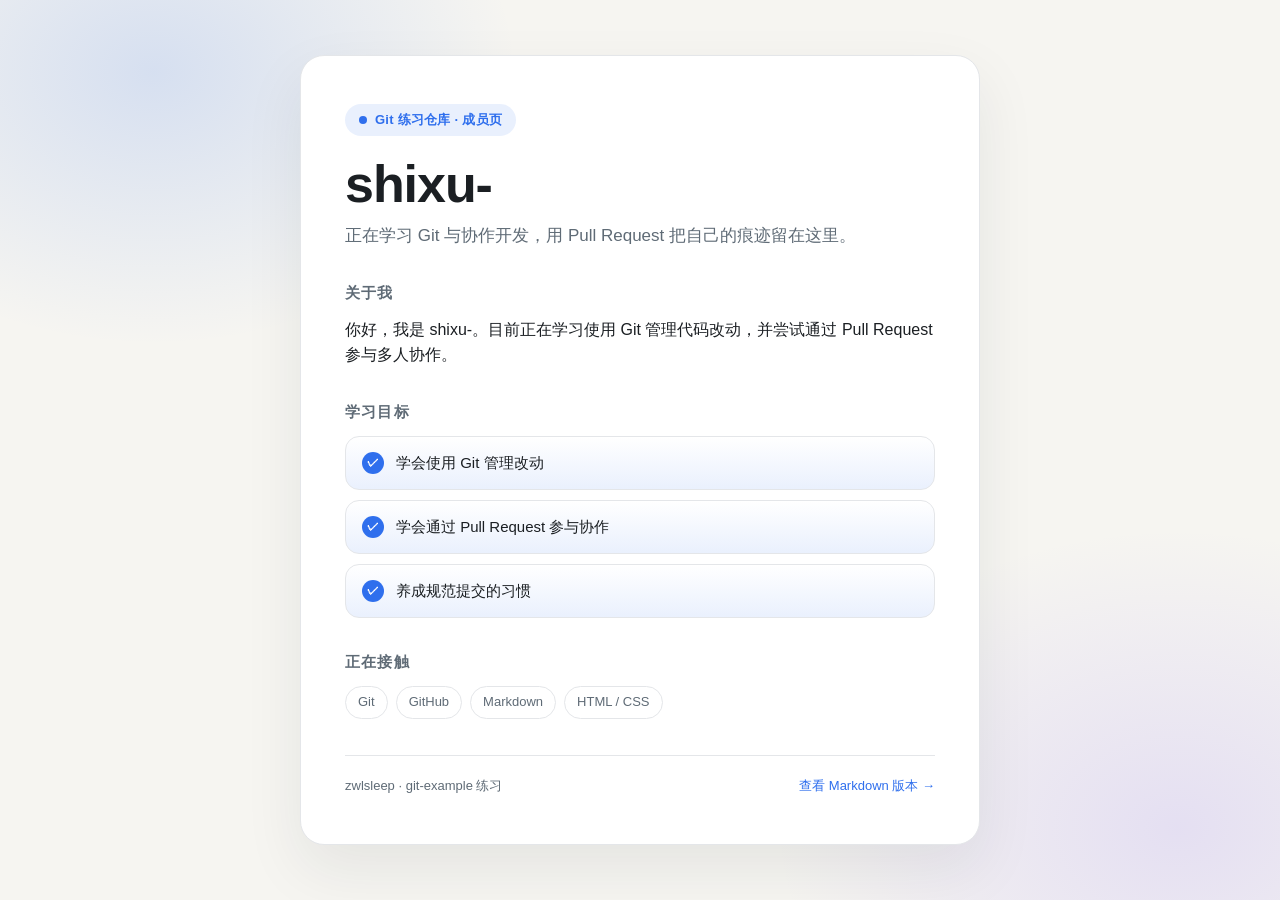
<file: members/zwlsleep/index.html>
<!DOCTYPE html>
<html lang="zh-CN">
<head>
  <meta charset="utf-8">
  <meta name="viewport" content="width=device-width, initial-scale=1">
  <meta name="color-scheme" content="light dark">
  <meta name="description" content="shixu- 的个人介绍。">
  <title>shixu- · 个人介绍</title>
  <style>
    :root {
      --bg: #f6f5f1;
      --surface: #ffffff;
      --ink: #1b1f23;
      --muted: #5f6b76;
      --line: #e4e6e9;
      --accent: #2f6fed;
      --accent-soft: rgba(47, 111, 237, 0.10);
      --glow-a: rgba(47, 111, 237, 0.16);
      --glow-b: rgba(122, 90, 248, 0.14);
      --shadow: 0 24px 60px rgba(22, 34, 51, 0.08);
    }

    @media (prefers-color-scheme: dark) {
      :root {
        --bg: #0f1216;
        --surface: #161b22;
        --ink: #eef1f5;
        --muted: #98a3b0;
        --line: #262d37;
        --accent: #7ea6ff;
        --accent-soft: rgba(126, 166, 255, 0.12);
        --glow-a: rgba(47, 111, 237, 0.22);
        --glow-b: rgba(122, 90, 248, 0.18);
        --shadow: 0 24px 60px rgba(0, 0, 0, 0.35);
      }
    }

    * {
      box-sizing: border-box;
    }

    body {
      margin: 0;
      min-height: 100vh;
      display: grid;
      place-items: center;
      padding: 32px 20px;
      background:
        radial-gradient(560px 420px at 12% 8%, var(--glow-a), transparent 65%),
        radial-gradient(620px 460px at 92% 92%, var(--glow-b), transparent 65%),
        var(--bg);
      color: var(--ink);
      font-family: -apple-system, BlinkMacSystemFont, "Segoe UI", "PingFang SC",
        "Hiragino Sans GB", "Microsoft YaHei", sans-serif;
      line-height: 1.6;
      -webkit-font-smoothing: antialiased;
    }

    .card {
      width: 100%;
      max-width: 680px;
      background: var(--surface);
      border: 1px solid var(--line);
      border-radius: 24px;
      box-shadow: var(--shadow);
      padding: 48px 44px;
      animation: rise 0.6s cubic-bezier(0.16, 1, 0.3, 1) both;
    }

    @keyframes rise {
      from {
        opacity: 0;
        transform: translateY(18px);
      }
      to {
        opacity: 1;
        transform: translateY(0);
      }
    }

    .eyebrow {
      display: inline-flex;
      align-items: center;
      gap: 8px;
      padding: 6px 14px;
      border-radius: 999px;
      background: var(--accent-soft);
      color: var(--accent);
      font-size: 13px;
      font-weight: 600;
      letter-spacing: 0.02em;
    }

    .eyebrow::before {
      content: "";
      width: 8px;
      height: 8px;
      border-radius: 50%;
      background: currentColor;
    }

    h1 {
      margin: 20px 0 8px;
      font-size: clamp(36px, 7vw, 52px);
      line-height: 1.1;
      letter-spacing: -0.02em;
    }

    .tagline {
      margin: 0 0 28px;
      color: var(--muted);
      font-size: 17px;
    }

    h2 {
      margin: 32px 0 12px;
      font-size: 15px;
      font-weight: 600;
      letter-spacing: 0.08em;
      text-transform: uppercase;
      color: var(--muted);
    }

    p {
      margin: 0 0 12px;
    }

    .goals {
      list-style: none;
      margin: 0;
      padding: 0;
      display: grid;
      gap: 10px;
    }

    .goals li {
      display: flex;
      align-items: center;
      gap: 12px;
      padding: 14px 16px;
      border: 1px solid var(--line);
      border-radius: 14px;
      background: linear-gradient(180deg, transparent, var(--accent-soft));
      font-size: 15px;
    }

    .goals li::before {
      content: "✓";
      flex: none;
      width: 22px;
      height: 22px;
      display: grid;
      place-items: center;
      border-radius: 50%;
      background: var(--accent);
      color: var(--surface);
      font-size: 12px;
      font-weight: 700;
    }

    .tags {
      display: flex;
      flex-wrap: wrap;
      gap: 8px;
      margin-top: 12px;
    }

    .tags span {
      padding: 5px 12px;
      border: 1px solid var(--line);
      border-radius: 999px;
      color: var(--muted);
      font-size: 13px;
    }

    footer {
      margin-top: 36px;
      padding-top: 20px;
      border-top: 1px solid var(--line);
      color: var(--muted);
      font-size: 13px;
      display: flex;
      justify-content: space-between;
      flex-wrap: wrap;
      gap: 8px;
    }

    footer a {
      color: var(--accent);
      text-decoration: none;
    }

    footer a:hover {
      text-decoration: underline;
    }

    @media (max-width: 560px) {
      .card {
        padding: 36px 24px;
      }
    }
  </style>
</head>
<body>
  <main class="card">
    <span class="eyebrow">Git 练习仓库 · 成员页</span>
    <h1>shixu-</h1>
    <p class="tagline">正在学习 Git 与协作开发，用 Pull Request 把自己的痕迹留在这里。</p>

    <h2>关于我</h2>
    <p>你好，我是 shixu-。目前正在学习使用 Git 管理代码改动，并尝试通过 Pull Request 参与多人协作。</p>

    <h2>学习目标</h2>
    <ul class="goals">
      <li>学会使用 Git 管理改动</li>
      <li>学会通过 Pull Request 参与协作</li>
      <li>养成规范提交的习惯</li>
    </ul>

    <h2>正在接触</h2>
    <div class="tags">
      <span>Git</span>
      <span>GitHub</span>
      <span>Markdown</span>
      <span>HTML / CSS</span>
    </div>

    <footer>
      <span>zwlsleep · git-example 练习</span>
      <a href="zwlsleep.md">查看 Markdown 版本 →</a>
    </footer>
  </main>
</body>
</html>
</file>
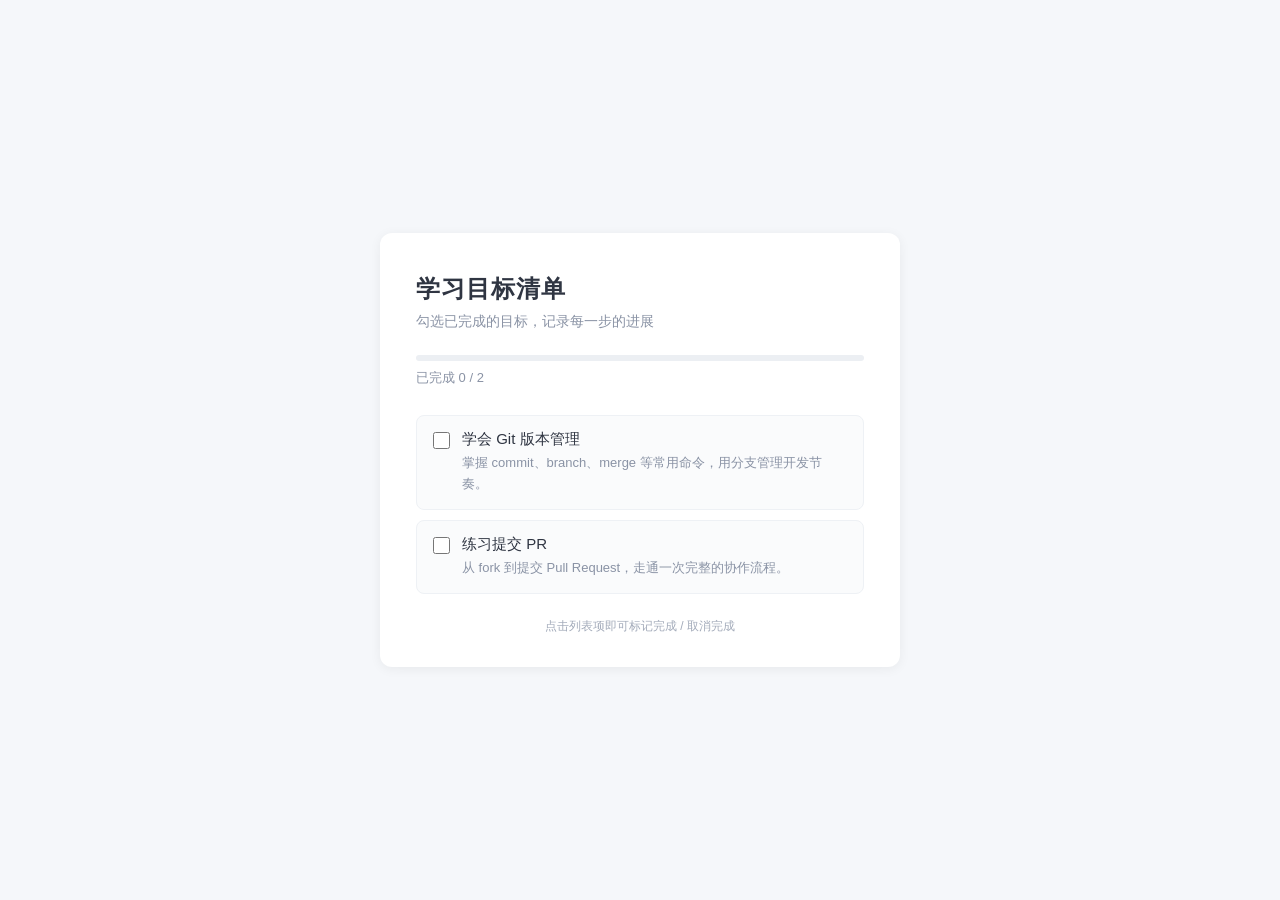
<file: members/zWW-0-web/index.html>
<!DOCTYPE html>
<html lang="zh-CN">
<head>
  <meta charset="UTF-8">
  <meta name="viewport" content="width=device-width, initial-scale=1.0">
  <title>学习目标清单</title>
  <style>
    * {
      margin: 0;
      padding: 0;
      box-sizing: border-box;
    }

    body {
      min-height: 100vh;
      display: flex;
      align-items: center;
      justify-content: center;
      padding: 24px;
      font-family: "PingFang SC", "Microsoft YaHei", "Helvetica Neue", Arial, sans-serif;
      background: #f5f7fa;
      color: #2f3542;
    }

    .card {
      width: 100%;
      max-width: 520px;
      background: #ffffff;
      border-radius: 12px;
      padding: 40px 36px 32px;
      box-shadow: 0 2px 12px rgba(0, 0, 0, 0.06);
    }

    h1 {
      font-size: 24px;
      font-weight: 600;
      letter-spacing: 1px;
    }

    .subtitle {
      margin-top: 8px;
      font-size: 14px;
      color: #8a93a5;
    }

    .progress {
      margin: 24px 0 28px;
    }

    .progress-bar {
      height: 6px;
      background: #eceff3;
      border-radius: 3px;
      overflow: hidden;
    }

    .progress-fill {
      height: 100%;
      width: 0;
      background: #4c7cf3;
      border-radius: 3px;
      transition: width 0.3s ease;
    }

    .progress-text {
      margin-top: 8px;
      font-size: 13px;
      color: #8a93a5;
    }

    ul {
      list-style: none;
    }

    li {
      display: flex;
      align-items: flex-start;
      gap: 12px;
      padding: 14px 16px;
      margin-bottom: 10px;
      background: #fafbfc;
      border: 1px solid #eef1f5;
      border-radius: 8px;
      cursor: pointer;
      transition: all 0.2s ease;
    }

    li:hover {
      border-color: #d6deeb;
      background: #f6f8fb;
    }

    li.checked {
      background: #f2f7ff;
      border-color: #d3e2fd;
    }

    li.checked .goal-text {
      color: #a3abba;
      text-decoration: line-through;
    }

    input[type="checkbox"] {
      width: 17px;
      height: 17px;
      margin-top: 2px;
      accent-color: #4c7cf3;
      cursor: pointer;
      flex-shrink: 0;
    }

    .goal-title {
      font-size: 15px;
      font-weight: 500;
    }

    .goal-desc {
      margin-top: 4px;
      font-size: 13px;
      color: #8a93a5;
      line-height: 1.6;
    }

    .hint {
      margin-top: 24px;
      font-size: 12px;
      color: #a3abba;
      text-align: center;
    }
  </style>
</head>
<body>
  <main class="card">
    <h1>学习目标清单</h1>
    <p class="subtitle">勾选已完成的目标，记录每一步的进展</p>

    <div class="progress">
      <div class="progress-bar">
        <div class="progress-fill" id="progressFill"></div>
      </div>
      <div class="progress-text" id="progressText">已完成 0 / 2</div>
    </div>

    <ul id="goalList">
      <li>
        <input type="checkbox" id="goal1">
        <div>
          <div class="goal-title">学会 Git 版本管理</div>
          <div class="goal-desc">掌握 commit、branch、merge 等常用命令，用分支管理开发节奏。</div>
        </div>
      </li>
      <li>
        <input type="checkbox" id="goal2">
        <div>
          <div class="goal-title">练习提交 PR</div>
          <div class="goal-desc">从 fork 到提交 Pull Request，走通一次完整的协作流程。</div>
        </div>
      </li>
    </ul>

    <p class="hint">点击列表项即可标记完成 / 取消完成</p>
  </main>

  <script>
    (function () {
      var boxes = Array.prototype.slice.call(
        document.querySelectorAll('#goalList input[type="checkbox"]')
      );
      var items = Array.prototype.slice.call(document.querySelectorAll('#goalList li'));
      var fill = document.getElementById('progressFill');
      var text = document.getElementById('progressText');

      function update() {
        var done = boxes.filter(function (b) { return b.checked; }).length;
        var total = boxes.length;
        fill.style.width = (total ? (done / total) * 100 : 0) + '%';
        text.textContent = '已完成 ' + done + ' / ' + total;

        items.forEach(function (li, i) {
          li.classList.toggle('checked', boxes[i].checked);
        });
      }

      items.forEach(function (li) {
        li.addEventListener('click', function () {
          var box = li.querySelector('input[type="checkbox"]');
          box.checked = !box.checked;
          update();
        });
      });

      boxes.forEach(function (b) {
        b.addEventListener('change', update);
      });

      update();
    })();
  </script>
</body>
</html>
</file>
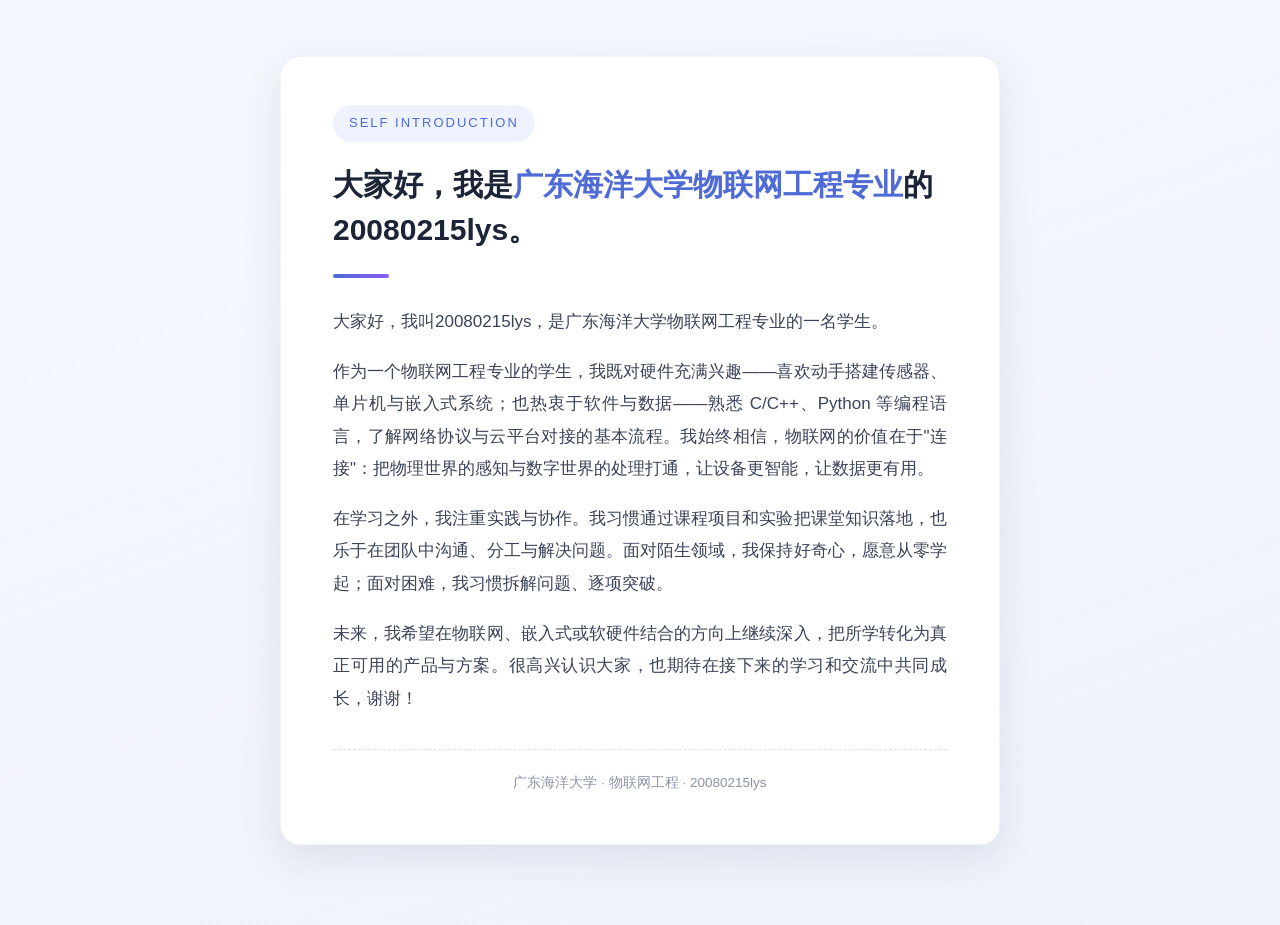
<file: members/20080215lys/自我介绍.html>
<!DOCTYPE html>
<html lang="zh-CN">
<head>
<meta charset="UTF-8">
<meta name="viewport" content="width=device-width, initial-scale=1.0">
<title>自我介绍 · 20080215lys</title>
<style>
  *{margin:0;padding:0;box-sizing:border-box}
  body{
    font-family:"PingFang SC","Microsoft YaHei","Hiragino Sans GB","Source Han Sans SC","Noto Sans CJK SC",-apple-system,BlinkMacSystemFont,"Segoe UI",sans-serif;
    background:linear-gradient(160deg,#f5f8ff 0%,#eef2fb 100%);
    color:#2b3346;
    line-height:1.9;
    font-size:17px;
    min-height:100vh;
    display:flex;
    justify-content:center;
    padding:56px 20px 80px;
  }
  .card{
    width:100%;
    max-width:720px;
    background:#ffffff;
    border-radius:20px;
    padding:48px 52px;
    box-shadow:0 12px 40px rgba(43,51,70,.10);
    border:1px solid rgba(43,51,70,.06);
  }
  .tag{
    display:inline-block;
    font-size:13px;
    letter-spacing:2px;
    color:#4f6bd6;
    background:#eef2ff;
    border-radius:999px;
    padding:6px 16px;
    margin-bottom:20px;
  }
  h1{
    font-size:30px;
    font-weight:700;
    line-height:1.5;
    color:#1c2437;
    margin-bottom:8px;
  }
  h1 .hl{color:#4f6bd6}
  .divider{
    height:4px;
    width:56px;
    border-radius:999px;
    background:linear-gradient(90deg,#4f6bd6,#8a5cf6);
    margin:22px 0 28px;
  }
  .intro p{
    margin-bottom:18px;
    text-align:justify;
    color:#3a4358;
  }
  .intro p:last-child{margin-bottom:0}
  footer{
    margin-top:34px;
    padding-top:20px;
    border-top:1px dashed rgba(43,51,70,.15);
    font-size:13.5px;
    color:#8a93a6;
    text-align:center;
  }
  @media(max-width:640px){
    .card{padding:34px 24px}
    h1{font-size:24px}
    body{font-size:16px;padding:32px 14px 56px}
  }
</style>
</head>
<body>
  <main class="card">
    <span class="tag">SELF INTRODUCTION</span>
    <h1>大家好，我是<span class="hl">广东海洋大学物联网工程专业</span>的20080215lys。</h1>
    <div class="divider"></div>

    <div class="intro">
      <p>大家好，我叫20080215lys，是广东海洋大学物联网工程专业的一名学生。</p>
      <p>作为一个物联网工程专业的学生，我既对硬件充满兴趣——喜欢动手搭建传感器、单片机与嵌入式系统；也热衷于软件与数据——熟悉 C/C++、Python 等编程语言，了解网络协议与云平台对接的基本流程。我始终相信，物联网的价值在于"连接"：把物理世界的感知与数字世界的处理打通，让设备更智能，让数据更有用。</p>
      <p>在学习之外，我注重实践与协作。我习惯通过课程项目和实验把课堂知识落地，也乐于在团队中沟通、分工与解决问题。面对陌生领域，我保持好奇心，愿意从零学起；面对困难，我习惯拆解问题、逐项突破。</p>
      <p>未来，我希望在物联网、嵌入式或软硬件结合的方向上继续深入，把所学转化为真正可用的产品与方案。很高兴认识大家，也期待在接下来的学习和交流中共同成长，谢谢！</p>
    </div>

    <footer>广东海洋大学 · 物联网工程 · 20080215lys</footer>
  </main>
</body>
</html>
</file>
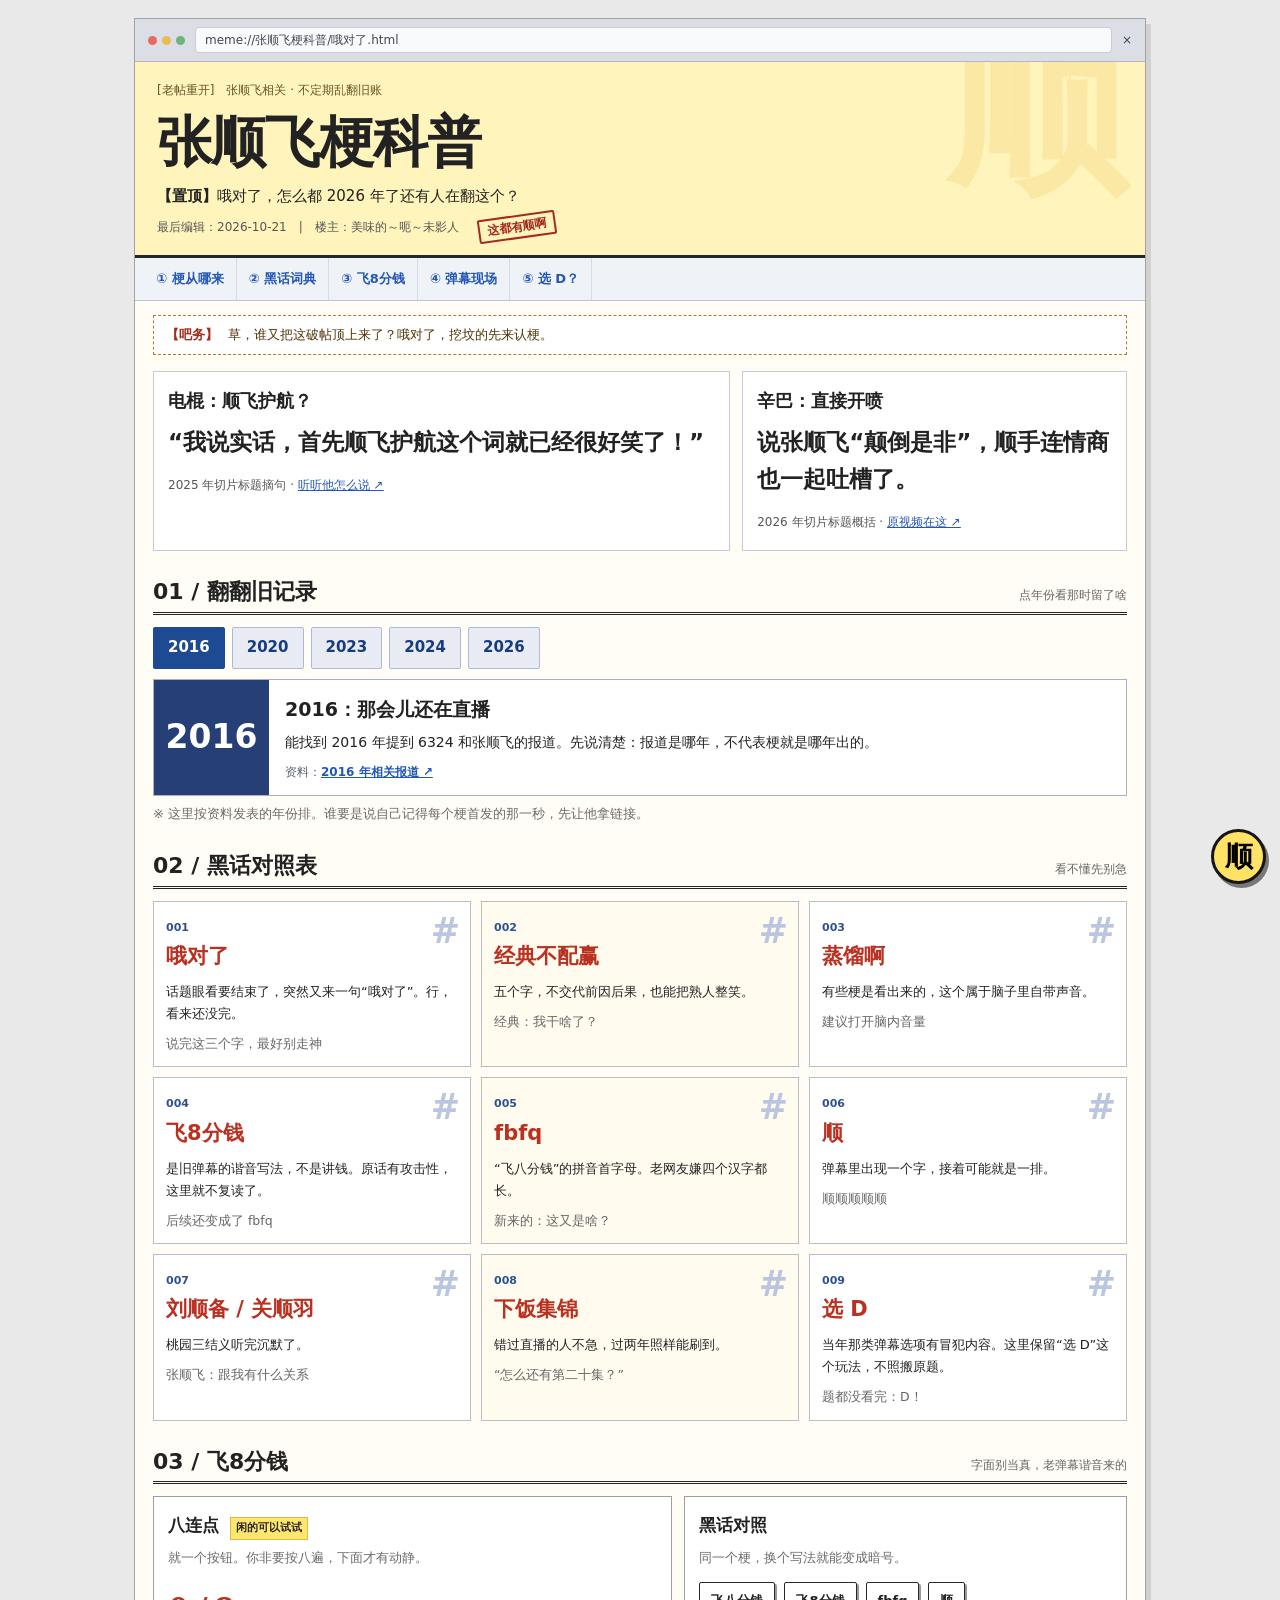
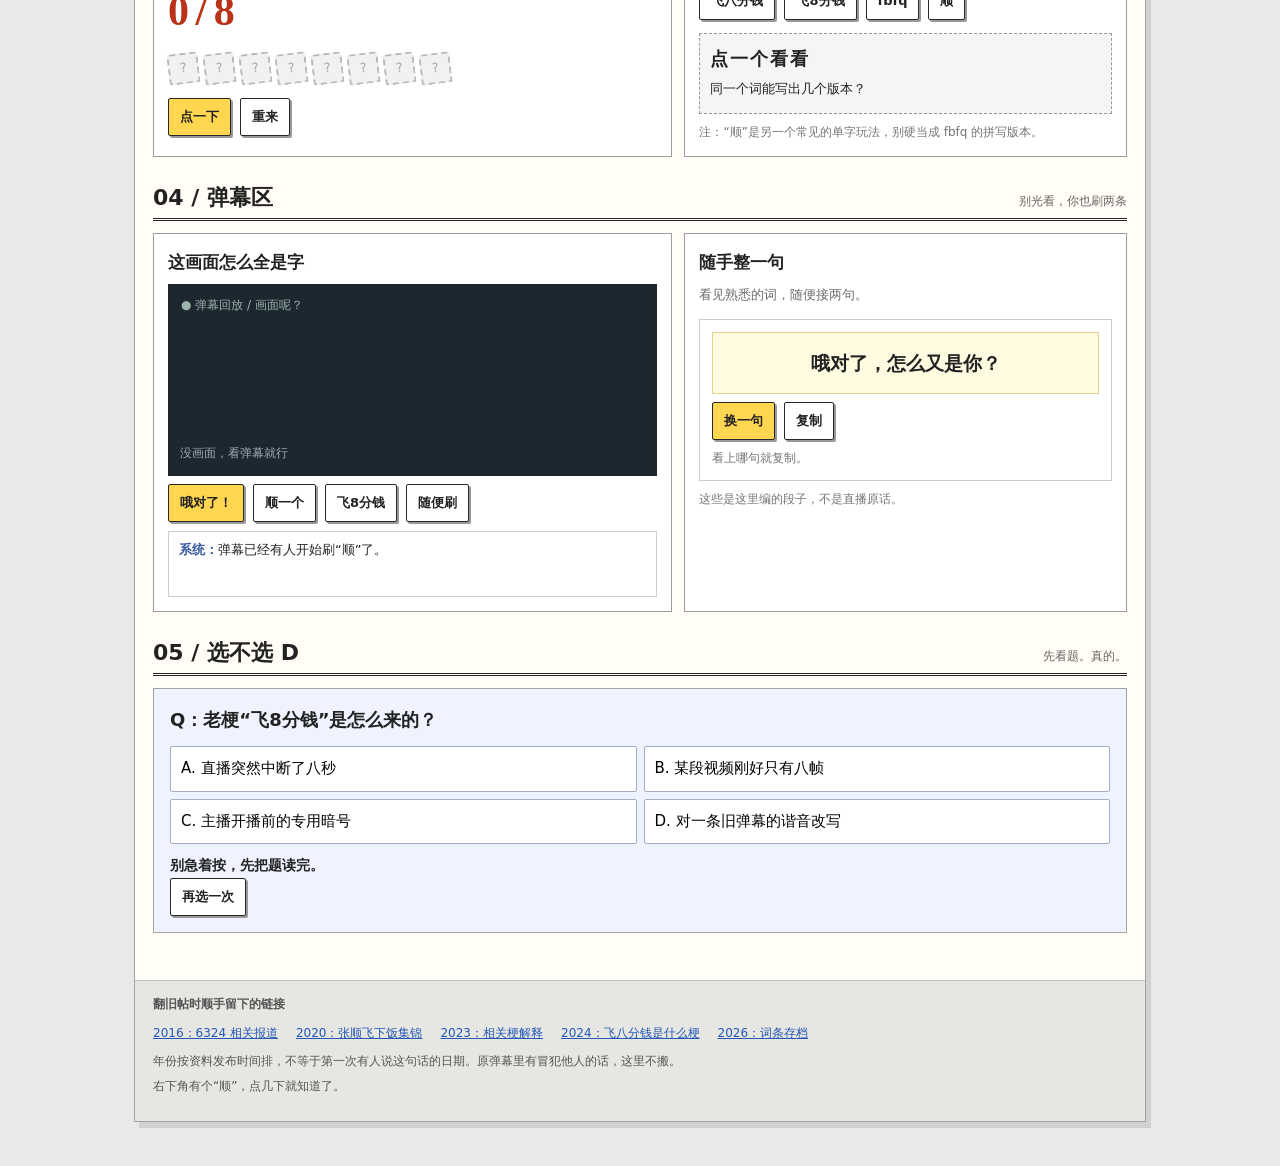
<file: members/677762/张顺飞梗科普.html>
<!doctype html>
<html lang="zh-CN">
<head>
<meta charset="utf-8">
<meta name="viewport" content="width=device-width,initial-scale=1">
<meta name="theme-color" content="#eeeeea">
<meta name="description" content="张顺飞梗科普：哦对了、经典不配赢、飞8分钱、fbfq、弹幕、老梗和直播切片。">
<title>张顺飞梗科普</title>
<style>
:root{--ink:#222;--blue:#2457b4;--line:#c8cad0;--cream:#fffdf5;--paper:#f5f4ee;--red:#d83126;--yellow:#ffe66e;--green:#246b3c}
*{box-sizing:border-box}html{scroll-behavior:smooth}body{margin:0;color:var(--ink);background:#e8e9e8;font-family:"Microsoft YaHei","PingFang SC",system-ui,sans-serif;font-size:15px;line-height:1.7}
button,input{font:inherit}button{cursor:pointer}a{color:var(--blue)}a:hover{text-decoration:none}button:focus-visible,a:focus-visible{outline:3px solid #e76a2b;outline-offset:3px}::selection{background:#ffda52;color:#191919}
.site{width:min(100% - 28px,1012px);margin:18px auto 44px;background:var(--cream);border:1px solid #a3a3a3;box-shadow:5px 6px 0 #d1d1d1}
.browser{padding:8px 13px;border-bottom:1px solid #b4b8be;background:#dbdfe5;color:#414754;display:flex;align-items:center;gap:10px;font-size:12px}
.dots{display:flex;gap:5px}.dots i{width:9px;height:9px;border-radius:50%;background:#e66a62}.dots i:nth-child(2){background:#e9bb55}.dots i:nth-child(3){background:#71b17d}.address{background:#f9fafc;border:1px solid #c9ced5;border-radius:4px;padding:2px 9px;flex:1;white-space:nowrap;overflow:hidden;text-overflow:ellipsis}
.banner{background:#fff4bc;border-bottom:3px solid #262626;padding:18px 22px 15px;position:relative;overflow:hidden}.banner:after{content:"顺";position:absolute;font:bold 180px/1 serif;right:18px;top:-39px;color:#e7ad2a;opacity:.16;pointer-events:none}.mini{font-size:12px;color:#675428}.banner h1{font-size:clamp(30px,6vw,55px);line-height:1.2;margin:8px 0 9px;letter-spacing:-1px;max-width:760px}.banner h1 .eight{color:#a11c10;background:#ffdf4c;padding:0 7px;transform:rotate(-2deg);display:inline-block}.banner p{margin:6px 0;max-width:750px}.meta{color:#565656;font-size:12px}
.topnav{display:flex;flex-wrap:wrap;gap:0;background:#eff2f7;border-bottom:1px solid #bbc4d2;padding:0 9px}.topnav a{font-size:13px;padding:10px 12px;text-decoration:none;border-right:1px solid #d4dce7;font-weight:bold}.topnav a:hover{background:#dfe8ff}
.notice{margin:14px 18px 0;background:#fff;border:1px dashed #bd7720;padding:8px 12px;color:#51350a;font-size:13px;display:flex;gap:10px}.notice strong{flex:none;color:#a32b1c}
.content{padding:0 18px 22px}.preface{display:grid;grid-template-columns:1.5fr 1fr;gap:12px;margin-top:16px}.note{border:1px solid var(--line);background:white;padding:14px}.note h2{margin:0 0 6px;font-size:18px}.note p{margin:4px 0}.chalk{border:2px solid #333;background:#fbfbee;transform:rotate(1deg);box-shadow:3px 3px 0 #b1b1a4}.chalk b{font-size:26px;line-height:1.3;display:block}.chalk span{color:#8f1f11;font-weight:bold}
.voice{font-size:clamp(17px,2vw,23px);line-height:1.6;font-weight:800;margin:8px 0 14px!important}.stamp{display:inline-block;border:2px solid #a22b22;color:#a22b22;transform:rotate(-8deg);font-weight:bold;padding:0 7px;border-radius:2px;font-size:12px;margin-left:7px}
.sect{margin-top:27px;scroll-margin-top:15px}.secthead{display:flex;align-items:baseline;justify-content:space-between;gap:12px;border-bottom:3px double #252525;padding-bottom:5px;margin-bottom:12px}.secthead h2{font-size:22px;margin:0;line-height:1.3}.secthead small{font-size:12px;color:#666}.subline{color:#6b6b6b;font-size:13px;margin:7px 0 13px}
.timeline{display:flex;flex-wrap:wrap;gap:7px}.year{padding:7px 14px;background:#e8ebf4;border:1px solid #aeb9d2;border-radius:2px;color:#173c7e;font-weight:bold}.year:hover,.year[aria-pressed=true]{background:#1d4a92;color:white;border-color:#1d4a92}.file{margin-top:10px;border:1px solid #aab1bc;background:#fff;display:grid;grid-template-columns:115px 1fr}.fileyear{background:#263f76;color:#fff;display:grid;place-items:center;font-size:33px;font-weight:900;padding:14px 6px}.filebody{padding:13px 16px}.filebody h3{margin:0;font-size:19px}.filebody p{margin:6px 0;font-size:14px}.filebody .proof{font-size:12px;color:#596174;margin-top:7px}.filebody a{font-weight:bold}
.dictionary{display:grid;grid-template-columns:repeat(3,1fr);gap:10px}.term{border:1px solid #bcbec2;background:#fff;padding:12px;min-height:148px;position:relative}.term:nth-child(3n+2){background:#fffcef}.term:before{content:"#";color:#bac5df;position:absolute;right:10px;top:0;font-size:35px;font-weight:bold}.term h3{font-size:21px;margin:0 0 6px;color:#ba3121}.term p{margin:0;font-size:13px;position:relative}.term small{display:block;color:#666;margin-top:8px}.term label{font-size:11px;color:#2c518d;font-weight:bold}
.labrow{display:grid;grid-template-columns:1.08fr .92fr;gap:12px}.box{background:white;border:1px solid #9e9e9e;padding:14px}.boxtitle{font-weight:900;font-size:17px;margin:0 0 7px}.tag{display:inline-block;background:var(--yellow);color:#262626;font-size:11px;border:1px solid #dcbb3e;line-height:1.7;padding:1px 5px;margin-left:5px}
.bigmoney{font-size:clamp(30px,5vw,42px);font-weight:900;line-height:1.4;color:#bb321a;font-family:Georgia,"Microsoft YaHei",serif;letter-spacing:-2px}.bigmoney small{font-size:15px;letter-spacing:0;color:#666}.coins{display:flex;gap:5px;flex-wrap:wrap;margin:12px 0 14px}.coin{width:31px;height:31px;border:2px dashed #bababa;border-radius:3px;display:grid;place-items:center;font-size:13px;background:#f1f1f1;color:#aaa;transform:rotate(-7deg)}.coin.have{background:#ffd258;color:#5c3d0d;border:2px solid #d2953b;box-shadow:1px 2px 0 #a97730}
.btn{border:1px solid #282828;border-radius:2px;background:#fff;color:#222;padding:7px 11px;font-size:13px;font-weight:bold;box-shadow:2px 2px 0 #999;max-width:100%}.btn:hover{background:#fff1be}.btn:active{transform:translate(2px,2px);box-shadow:none}.btn.primary{background:#ffd650}.btn.red{background:#f9d0ca}.btnrow{display:flex;gap:9px;flex-wrap:wrap;margin-top:8px}
.receipt{background:#fffdf0;border:1px dashed #be8b39;margin-top:14px;padding:12px;font-family:ui-monospace,Consolas,"Microsoft YaHei",monospace;font-size:13px}.receipt h4{font-size:15px;margin:0;text-align:center}.receipt .line{border-top:1px dashed #b9aa8c;margin:8px 0}.receipt p{margin:3px 0}.receipt .center{text-align:center;color:#9f311a;font-weight:bold}.hidden{display:none!important}
.decoder{background:#f5f5f5;padding:10px;border:1px dashed #9a9a9a;margin-top:13px;font-size:13px;min-height:76px}.decoder b{font-size:18px;letter-spacing:2px}.decoder p{margin:3px 0}.hint{font-size:12px;color:#747474;margin:8px 0 0}
.barrage{border:2px solid #232323;background:repeating-linear-gradient(0deg,#1c2730,#1c2730 29px,#1b222b 30px);min-height:192px;position:relative;overflow:hidden;color:#e8eae8;padding:10px}.screenlabel{font-size:12px;color:#9bb3ad;position:absolute;top:9px;left:11px}.screenhelp{position:absolute;bottom:10px;left:10px;color:#a0aeb2;font-size:12px}.danmu{position:absolute;left:101%;top:20%;white-space:nowrap;font-weight:900;color:#ffe96e;text-shadow:0 1px 3px #000;animation:fly 5.5s linear forwards;font-size:19px;pointer-events:none;max-width:none}.danmu:nth-of-type(2n){color:#86e1ff}.danmu:nth-of-type(3n){color:#fff}
@keyframes fly{from{transform:translateX(0)}to{transform:translateX(calc(-100% - 1200px))}}@media(prefers-reduced-motion:reduce){html{scroll-behavior:auto}.danmu{animation:none;left:10px;top:50%;white-space:normal}}
.barragelist{background:#fff;border:1px solid #cdcdcd;list-style:none;margin:9px 0 0;padding:7px 10px;min-height:66px;font-size:13px}.barragelist li+li{border-top:1px dotted #dedede}.barragelist strong{color:#385a9c}
.machine{background:#fff;border:1px solid #ccc;padding:12px}.generated{background:#fffbe1;border:1px solid #e3d28f;padding:10px;font-size:19px;font-weight:bold;min-height:62px;display:flex;align-items:center;justify-content:center;text-align:center}
.quiz{border:1px solid #a3a3a3;background:#eff3ff;padding:16px}.quiz .question{margin:0 0 11px;font-weight:bold;font-size:18px}.options{display:grid;grid-template-columns:1fr 1fr;gap:7px}.option{text-align:left;padding:9px 10px;border:1px solid #a5aec3;background:white;border-radius:2px}.option:hover:not(:disabled){background:#fff4c3}.option:disabled{cursor:default}.option.correct{background:#caeccf;border-color:#4d995c}.option.wrong{background:#f2d3d1;border-color:#bc5d59}.answerout{font-size:14px;min-height:24px;margin-top:10px;font-weight:bold}
.footer{margin-top:25px;background:#e6e6e2;border-top:1px solid #c1c1c1;padding:13px 18px 19px;font-size:12px;color:#555}.sources{display:flex;flex-wrap:wrap;gap:8px 18px;padding:0;margin:8px 0;list-style:none}.footer p{margin:5px 0}.flame{color:#a32a1f}.corner{position:fixed;right:14px;bottom:16px;z-index:11;width:55px;height:55px;border:3px solid #161616;border-radius:50%;background:#ffe266;font-size:28px;font-weight:bold;box-shadow:3px 4px 0 #777}.toast{position:fixed;z-index:20;right:15px;bottom:84px;background:#2b2b2b;color:white;max-width:min(90vw,350px);padding:10px 14px;border:2px solid #ffe25d;box-shadow:3px 3px 0 #aaa;font-size:13px}.smallred{color:#a12716}
@media(max-width:710px){.site{width:100%;margin:0 auto;box-shadow:none;border:none}.banner{padding:17px 15px}.banner:after{font-size:140px;right:-6px;top:-14px}.content{padding:0 13px 20px}.notice{margin:12px 13px 0}.preface,.labrow{grid-template-columns:1fr}.dictionary{grid-template-columns:repeat(2,1fr)}.file{grid-template-columns:75px 1fr}.fileyear{font-size:26px}.filebody{padding:10px}.secthead{display:block}.secthead small{display:block;margin-top:4px}.term{min-height:135px}.options{grid-template-columns:1fr}.browser{padding:6px 9px}.corner{width:47px;height:47px;right:10px;bottom:10px;font-size:24px}.toast{bottom:66px}.notice{display:block}.notice strong{margin-right:8px}}
@media(max-width:400px){.dictionary{grid-template-columns:1fr}.term{min-height:auto}.year{padding:6px 10px}.topnav a{padding:8px}.banner h1{font-size:29px}}
</style>
</head>
<body>
<div class="site" id="top">
 <div class="browser"><span class="dots" aria-hidden="true"><i></i><i></i><i></i></span><span class="address">meme://张顺飞梗科普/哦对了.html</span><span>×</span></div>
 <header class="banner">
  <div class="mini">[老帖重开]　张顺飞相关 · 不定期乱翻旧账</div>
  <h1>张顺飞梗科普</h1>
  <p><b>【置顶】</b>哦对了，怎么都 2026 年了还有人在翻这个？</p>
  <div class="meta">最后编辑：2026-10-21　|　楼主：美味的～呃～未影人　<span class="stamp">这都有顺啊</span></div>
 </header>
 <nav class="topnav" aria-label="页面导航"><a href="#timeline">① 梗从哪来</a><a href="#dict">② 黑话词典</a><a href="#eight">③ 飞8分钱</a><a href="#danmu">④ 弹幕现场</a><a href="#exam">⑤ 选 D？</a></nav>
 <div class="notice"><strong>【吧务】</strong><span>草，谁又把这破帖顶上来了？哦对了，挖坟的先来认梗。</span></div>
 <main class="content">
  <div class="preface" id="voices">
   <div class="note"><h2>电棍：顺飞护航？</h2><p class="voice">“我说实话，首先顺飞护航这个词就已经很好笑了！”</p><p class="meta">2025 年切片标题摘句 · <a href="https://www.bilibili.com/video/BV1JRE7z5Eua/" target="_blank" rel="noopener noreferrer">听听他怎么说 ↗</a></p></div>
   <div class="note"><h2>辛巴：直接开喷</h2><p class="voice">说张顺飞“颠倒是非”，顺手连情商也一起吐槽了。</p><p class="meta">2026 年切片标题概括 · <a href="https://www.bilibili.com/video/BV1a6wRzhEs8/" target="_blank" rel="noopener noreferrer">原视频在这 ↗</a></p></div>
  </div>
  <section id="timeline" class="sect" aria-labelledby="tl-heading">
   <div class="secthead"><h2 id="tl-heading">01 / 翻翻旧记录</h2><small>点年份看那时留了啥</small></div>
   <div class="timeline" role="group" aria-label="按资料发布时间查看梗的传播记录">
    <button type="button" class="year" data-year="2016" aria-pressed="true">2016</button><button type="button" class="year" data-year="2020" aria-pressed="false">2020</button><button type="button" class="year" data-year="2023" aria-pressed="false">2023</button><button type="button" class="year" data-year="2024" aria-pressed="false">2024</button><button type="button" class="year" data-year="2026" aria-pressed="false">2026</button>
   </div>
   <div class="file" aria-live="polite"><div id="file-year" class="fileyear">2016</div><div class="filebody"><h3 id="file-title">2016：那会儿还在直播</h3><p id="file-desc">能找到 2016 年提到 6324 和张顺飞的报道。先说清楚：报道是哪年，不代表梗就是哪年出的。</p><div id="file-proof" class="proof">资料：<a href="https://kknews.cc/game/epbzkz.html" target="_blank" rel="noopener noreferrer">2016 年相关报道 ↗</a></div></div></div>
   <p class="subline">※ 这里按资料发表的年份排。谁要是说自己记得每个梗首发的那一秒，先让他拿链接。</p>
  </section>
  <section id="dict" class="sect" aria-labelledby="dict-heading">
   <div class="secthead"><h2 id="dict-heading">02 / 黑话对照表</h2><small>看不懂先别急</small></div>
   <div class="dictionary">
    <article class="term"><label>001</label><h3>哦对了</h3><p>话题眼看要结束了，突然又来一句“哦对了”。行，看来还没完。</p><small>说完这三个字，最好别走神</small></article>
    <article class="term"><label>002</label><h3>经典不配赢</h3><p>五个字，不交代前因后果，也能把熟人整笑。</p><small>经典：我干啥了？</small></article>
    <article class="term"><label>003</label><h3>蒸馏啊</h3><p>有些梗是看出来的，这个属于脑子里自带声音。</p><small>建议打开脑内音量</small></article>
    <article class="term"><label>004</label><h3>飞8分钱</h3><p>是旧弹幕的谐音写法，不是讲钱。原话有攻击性，这里就不复读了。</p><small>后续还变成了 fbfq</small></article>
    <article class="term"><label>005</label><h3>fbfq</h3><p>“飞八分钱”的拼音首字母。老网友嫌四个汉字都长。</p><small>新来的：这又是啥？</small></article>
    <article class="term"><label>006</label><h3>顺</h3><p>弹幕里出现一个字，接着可能就是一排。</p><small>顺顺顺顺顺</small></article>
    <article class="term"><label>007</label><h3>刘顺备 / 关顺羽</h3><p>桃园三结义听完沉默了。</p><small>张顺飞：跟我有什么关系</small></article>
    <article class="term"><label>008</label><h3>下饭集锦</h3><p>错过直播的人不急，过两年照样能刷到。</p><small>“怎么还有第二十集？”</small></article>
    <article class="term"><label>009</label><h3>选 D</h3><p>当年那类弹幕选项有冒犯内容。这里保留“选 D”这个玩法，不照搬原题。</p><small>题都没看完：D！</small></article>
   </div>
  </section>
  <section id="eight" class="sect" aria-labelledby="eight-heading">
   <div class="secthead"><h2 id="eight-heading">03 / 飞8分钱</h2><small>字面别当真，老弹幕谐音来的</small></div>
   <div class="labrow">
    <div class="box"><h3 class="boxtitle">八连点 <span class="tag">闲的可以试试</span></h3><p class="subline">就一个按钮。你非要按八遍，下面才有动静。</p><div class="bigmoney" id="balance" aria-live="polite">0 / 8</div><div class="coins" id="coins" aria-label="八次点击进度"></div><div class="btnrow"><button type="button" id="collect" class="btn primary">点一下</button><button type="button" id="clear" class="btn">重来</button></div>
     <div id="receipt" class="receipt hidden" aria-live="polite"><h4>—— 第八楼 ——</h4><div class="line"></div><p class="center" style="font-size:21px">哦对了，你真点了八次？</p><p style="text-align:center">行，送你一个“顺”。</p><p class="center" style="font-size:37px">顺</p><div class="line"></div><p style="text-align:center">楼主：这帖怎么还在往上顶。</p></div>
    </div>
    <div class="box"><h3 class="boxtitle">黑话对照</h3><p class="subline">同一个梗，换个写法就能变成暗号。</p><div class="btnrow"><button type="button" class="btn decode" data-code="飞八分钱">飞八分钱</button><button type="button" class="btn decode" data-code="飞8分钱">飞8分钱</button><button type="button" class="btn decode" data-code="fbfq">fbfq</button><button type="button" class="btn decode" data-code="顺">顺</button></div><div id="decoded" class="decoder" aria-live="polite"><b>点一个看看</b><p>同一个词能写出几个版本？</p></div><p class="hint">注：“顺”是另一个常见的单字玩法，别硬当成 fbfq 的拼写版本。</p></div>
   </div>
  </section>
  <section id="danmu" class="sect" aria-labelledby="danmu-heading">
   <div class="secthead"><h2 id="danmu-heading">04 / 弹幕区</h2><small>别光看，你也刷两条</small></div>
   <div class="labrow">
    <div class="box"><h3 class="boxtitle">这画面怎么全是字</h3><div class="barrage" id="screen" aria-label="模拟弹幕显示区"><div class="screenlabel">● 弹幕回放 / 画面呢？</div><div class="screenhelp">没画面，看弹幕就行</div></div><div class="btnrow"><button type="button" class="btn primary send" data-type="oh">哦对了！</button><button type="button" class="btn send" data-type="shun">顺一个</button><button type="button" class="btn send" data-type="eight">飞8分钱</button><button type="button" class="btn send" data-type="random">随便刷</button></div><ul class="barragelist" id="log" aria-live="polite"><li><strong>系统：</strong>弹幕已经有人开始刷“顺”了。</li></ul></div>
    <div class="box"><h3 class="boxtitle">随手整一句</h3><p class="subline">看见熟悉的词，随便接两句。</p><div class="machine"><div class="generated" id="generated" aria-live="polite">哦对了，怎么又是你？</div><div class="btnrow"><button type="button" class="btn primary" id="generate">换一句</button><button type="button" class="btn" id="copy">复制</button></div><p id="copy-state" class="hint" role="status">点了就换，别太认真。</p></div><p class="hint">这些是这里编的段子，不是直播原话。</p></div>
   </div>
  </section>
  <section id="exam" class="sect" aria-labelledby="exam-heading"><div class="secthead"><h2 id="exam-heading">05 / 选不选 D</h2><small>先看题。真的。</small></div><div class="quiz"><div class="question">Q：老梗“飞8分钱”是怎么来的？</div><div class="options" id="options"><button type="button" class="option" data-answer="A">A. 直播突然中断了八秒</button><button type="button" class="option" data-answer="B">B. 某段视频刚好只有八帧</button><button type="button" class="option" data-answer="C">C. 主播开播前的专用暗号</button><button type="button" class="option" data-answer="D">D. 对一条旧弹幕的谐音改写</button></div><div id="quiz-feedback" class="answerout" role="status">别急着按，先把题读完。</div><button type="button" class="btn" id="again">再选一次</button></div></section>
 </main>
 <footer class="footer"><b>翻旧帖时顺手留下的链接</b><ul class="sources"><li><a href="https://kknews.cc/game/epbzkz.html" target="_blank" rel="noopener noreferrer">2016：6324 相关报道</a></li><li><a href="https://www.bilibili.com/video/BV15E411c7jU/" target="_blank" rel="noopener noreferrer">2020：张顺飞下饭集锦</a></li><li><a href="https://www.ptxz.com/news/31239.htm" target="_blank" rel="noopener noreferrer">2023：相关梗解释</a></li><li><a href="https://www.bilibili.com/video/BV1Ae411U7xW/" target="_blank" rel="noopener noreferrer">2024：飞八分钱是什么梗</a></li><li><a href="https://www.yehuowiki.com/meme/211/" target="_blank" rel="noopener noreferrer">2026：词条存档</a></li></ul><p>年份按资料发布时间排，不等于第一次有人说这句话的日期。原弹幕里有冒犯他人的话，这里不搬。</p><p>右下角有个“顺”，点几下就知道了。</p></footer>
</div>
<button type="button" class="corner" id="secret" aria-label="点击顺字查看隐藏彩蛋">顺</button>
<div id="toast" class="toast hidden" role="status" aria-live="polite"></div>
<script>
'use strict';
const periods = {
  '2016': {title:'2016：那会儿还在直播',desc:'能找到 2016 年提到 6324 和张顺飞的报道。报道是哪年，不代表梗就是哪年出的。',link:'https://kknews.cc/game/epbzkz.html',caption:'2016 相关报道'},
  '2020': {title:'2020：下饭集锦出现了',desc:'2020 年 3 月已有“张顺飞下饭集锦”视频。没赶上直播？剪辑区还能接着看。',link:'https://www.bilibili.com/video/BV15E411c7jU/',caption:'2020 视频'},
  '2023': {title:'2023：开始有人问“啥意思”',desc:'有人开始专门写文章解释“飞8分钱”。老网友会心一笑，新网友满头问号。',link:'https://www.ptxz.com/news/31239.htm',caption:'2023 梗解释'},
  '2024': {title:'2024：连烂科普都有了',desc:'2024 年 1 月 8 日，B 站出现《飞八分钱是什么梗？【烂科普】》。梗不一定人人懂，但标题够直白。',link:'https://www.bilibili.com/video/BV1Ae411U7xW/',caption:'2024 视频'},
  '2026': {title:'2026：还有人在补词条',desc:'2026 年的词条里还能找到“飞八分钱”。老直播间早变成网友反复翻出的旧帖了。',link:'https://www.yehuowiki.com/meme/211/',caption:'2026 词条'}
};
document.querySelectorAll('.year').forEach(btn => btn.addEventListener('click', () => {
  const key=btn.dataset.year, data=periods[key];
  document.querySelectorAll('.year').forEach(x=>x.setAttribute('aria-pressed',String(x===btn)));
  document.getElementById('file-year').textContent=key;
  document.getElementById('file-title').textContent=data.title;
  document.getElementById('file-desc').textContent=data.desc;
  const anchor=document.createElement('a');
  anchor.href=data.link;anchor.target='_blank';anchor.rel='noopener noreferrer';anchor.textContent=data.caption+' ↗';
  document.getElementById('file-proof').replaceChildren('出处：',anchor);
}));
let taps=0;
const slots=document.getElementById('coins');
for(let i=0;i<8;i++) {
  const slot=document.createElement('span');slot.className='coin';slot.textContent='?';
  slot.setAttribute('aria-label','第 '+(i+1)+' 次');slots.appendChild(slot);
}
function updateEight(){
  document.getElementById('balance').textContent=taps+' / 8';
  [...slots.children].forEach((x,i)=>{x.classList.toggle('have',i<taps);x.textContent=i<taps?'顺':'?';});
  document.getElementById('receipt').classList.toggle('hidden',taps!==8);
  const btn=document.getElementById('collect');btn.disabled=taps===8;btn.textContent=taps===8?'按够了':'点一下';
}
document.getElementById('collect').addEventListener('click',()=>{taps=Math.min(8,taps+1);updateEight()});
document.getElementById('clear').addEventListener('click',()=>{taps=0;updateEight()});updateEight();
const codes={
  '飞八分钱':['飞八分钱','最常见的文字版之一。对应旧直播间的谐音梗。'],
  '飞8分钱':['飞8分钱','把“八”换成数字 8。读法没变，意思也没变。'],
  'fbfq':['fbfq','四个拼音首字母。没看过梗的人多半猜不出来。'],
  '顺':['顺','这是围绕张顺飞名字的单字玩法，不是“飞8分钱”的拼写变化。']
};
document.querySelectorAll('.decode').forEach(btn=>btn.addEventListener('click',()=>{
  const [head,desc]=codes[btn.dataset.code],el=document.getElementById('decoded');
  const b=document.createElement('b');b.textContent=head;
  const p=document.createElement('p');p.textContent=desc;
  el.replaceChildren(b,p);
}));
const barrages={
 oh:['哦对了！','哦对了，怎么又刷起来了','哦对了，你先别走'],
 shun:['顺','顺顺顺顺顺','这都有顺啊？'],
 eight:['飞8分钱','fbfq','飞八分钱'],
 random:['经典不配赢','蒸馏啊','刘顺备何在','关顺羽来了','这也能顺？','别刷了，字都看不清了']
};
let msgIndex=0;
function shoot(type){
  const pool=barrages[type];const msg=pool[Math.floor(Math.random()*pool.length)];
  const el=document.createElement('span');el.className='danmu';el.textContent=msg;
  el.style.top=(20+(msgIndex%5)*13)+'%';el.style.animationDuration=(4.4+(msgIndex%3)*.7)+'s';
  const screen=document.getElementById('screen');screen.appendChild(el);msgIndex++;
  el.addEventListener('animationend',()=>el.remove());
  if(window.matchMedia('(prefers-reduced-motion: reduce)').matches)window.setTimeout(()=>el.remove(),1500);
  const log=document.getElementById('log');const li=document.createElement('li');
  const label=document.createElement('strong');label.textContent='路过：';li.append(label,document.createTextNode(msg));log.prepend(li);
  while(log.children.length>4)log.lastChild.remove();
  while(screen.querySelectorAll('.danmu').length>12)screen.querySelector('.danmu').remove();
}
document.querySelectorAll('.send').forEach(btn=>btn.addEventListener('click',()=>shoot(btn.dataset.type)));
const lines=[
  '哦对了，怎么又是你？',
  '“经典不配赢。”\n“经典：我又怎么了？”',
  '“刘顺备何在？”\n“关顺羽还没起床。”',
  '“蒸馏啊！”\n“你小点声，隔壁都听到了。”',
  '前排：顺\n中排：顺顺顺\n后排：你们能不能停一下',
  '“你刚才说啥？”\n“哦对了。”\n“那你倒是说啊！”',
  '“怎么老有人挖这个帖？”\n“我不知道啊，我也是刚来的。”',
  '顺飞老视频第 N 次刷到。\n评论区第一条：还是这个味。'
];
let lineIndex=0;
const generated=document.getElementById('generated');
function setLine(idx){generated.textContent=lines[idx].replaceAll('\\n','\n');generated.style.whiteSpace='pre-line';document.getElementById('copy-state').textContent='看上哪句就复制。'}
setLine(0);
document.getElementById('generate').addEventListener('click',()=>{lineIndex=(lineIndex+1)%lines.length;setLine(lineIndex)});
document.getElementById('copy').addEventListener('click', async()=>{
  const msg=generated.textContent, status=document.getElementById('copy-state');
  try {
    if(navigator.clipboard && window.isSecureContext){await navigator.clipboard.writeText(msg);status.textContent='复制好了。';return;}
    const t=document.createElement('textarea');t.value=msg;t.style.position='fixed';t.style.opacity='0';document.body.appendChild(t);t.select();const ok=document.execCommand('copy');t.remove();status.textContent=ok?'复制好了。':'复制失败，长按文字试试。';
  } catch(e){status.textContent='复制失败，长按文字试试。';}
});
const options=[...document.querySelectorAll('.option')];
options.forEach(btn=>btn.addEventListener('click',()=>{
  if(options.some(x=>x.disabled))return;
  options.forEach(x=>{x.disabled=true;x.classList.toggle('correct',x.dataset.answer==='D');x.classList.toggle('wrong',x===btn && x.dataset.answer!=='D');});
  document.getElementById('quiz-feedback').textContent=btn.dataset.answer==='D'?'对，选 D。老弹幕的谐音改写。':'不对，这题真选 D。原说法带攻击性，后来才有了这个谐音版本。';
}));
document.getElementById('again').addEventListener('click',()=>{
  options.forEach(x=>{x.disabled=false;x.classList.remove('correct','wrong')});
  document.getElementById('quiz-feedback').textContent='来，再看一遍。';
});
let secretCount=0,toastTimer;
document.getElementById('secret').addEventListener('click',()=>{
  secretCount++;
  const toast=document.getElementById('toast');toast.classList.remove('hidden');
  toast.textContent=secretCount>=5?'【第 5 楼】这也能让你点五下？':'顺 × '+secretCount+'。还点？';
  if(secretCount>=5)secretCount=0;
  window.clearTimeout(toastTimer);toastTimer=window.setTimeout(()=>toast.classList.add('hidden'),3300);
});
</script>
</body>
</html>
</file>
<file: zy/style.css>
/* =============================================
   简单搜索 — 样式表
   =========================================== */

:root {
  --bg: #f5f6f8;
  --surface: #ffffff;
  --surface-2: #f0f2f5;
  --text: #16191d;
  --text-soft: #5c6672;
  --text-faint: #8b95a1;
  --border: #e2e6ea;
  --accent: #2f6df6;
  --accent-soft: rgba(47, 109, 246, 0.12);
  --mark-bg: #ffe999;
  --mark-text: #4a3800;
  --shadow-sm: 0 1px 2px rgba(16, 24, 40, 0.05);
  --shadow-md: 0 6px 24px rgba(16, 24, 40, 0.08);
  --radius: 14px;
}

@media (prefers-color-scheme: dark) {
  :root {
    --bg: #0e1116;
    --surface: #161b22;
    --surface-2: #1d232c;
    --text: #e6edf3;
    --text-soft: #9aa5b1;
    --text-faint: #6e7781;
    --border: #262d36;
    --accent: #6f9dff;
    --accent-soft: rgba(111, 157, 255, 0.16);
    --mark-bg: #5a4410;
    --mark-text: #ffe08a;
    --shadow-sm: 0 1px 2px rgba(0, 0, 0, 0.4);
    --shadow-md: 0 8px 28px rgba(0, 0, 0, 0.45);
  }
}

* {
  box-sizing: border-box;
}

[hidden] {
  display: none !important;
}

html,
body {
  margin: 0;
  padding: 0;
}

body {
  background: var(--bg);
  color: var(--text);
  font-family: -apple-system, BlinkMacSystemFont, "Segoe UI", "PingFang SC",
    "Hiragino Sans GB", "Microsoft YaHei", "Helvetica Neue", Arial, sans-serif;
  font-size: 15px;
  line-height: 1.6;
  -webkit-font-smoothing: antialiased;
}

.page {
  max-width: 760px;
  margin: 0 auto;
  padding: 56px 20px 40px;
}

/* ---------- 顶部 ---------- */

.hero {
  text-align: center;
  margin-bottom: 32px;
}

.hero__title {
  margin: 0;
  font-size: 34px;
  font-weight: 700;
  letter-spacing: -0.5px;
}

.hero__subtitle {
  margin: 8px 0 24px;
  color: var(--text-soft);
  font-size: 14px;
}

/* ---------- 引擎切换 ---------- */

.tabs {
  display: flex;
  flex-wrap: wrap;
  justify-content: center;
  gap: 6px;
  margin-bottom: 16px;
  padding: 5px;
  background: var(--surface-2);
  border-radius: 999px;
  width: fit-content;
  max-width: 100%;
  margin-inline: auto;
}

.tab {
  appearance: none;
  border: 0;
  background: transparent;
  color: var(--text-soft);
  font: inherit;
  font-size: 14px;
  padding: 6px 16px;
  border-radius: 999px;
  cursor: pointer;
  white-space: nowrap;
  transition: background 0.15s ease, color 0.15s ease;
}

.tab:hover {
  color: var(--text);
}

.tab.is-active {
  background: var(--surface);
  color: var(--accent);
  font-weight: 600;
  box-shadow: var(--shadow-sm);
}

.tab:focus-visible {
  outline: 2px solid var(--accent);
  outline-offset: 2px;
}

/* ---------- 搜索框 ---------- */

.search {
  position: relative;
  display: flex;
  align-items: center;
  gap: 8px;
  background: var(--surface);
  border: 1px solid var(--border);
  border-radius: var(--radius);
  padding: 6px 6px 6px 14px;
  box-shadow: var(--shadow-md);
  transition: border-color 0.15s ease;
}

.search:focus-within {
  border-color: var(--accent);
}

.search__icon {
  width: 18px;
  height: 18px;
  flex: none;
  fill: none;
  stroke: var(--text-faint);
  stroke-width: 2;
  stroke-linecap: round;
}

.search__input {
  flex: 1;
  min-width: 0;
  border: 0;
  outline: 0;
  background: transparent;
  color: var(--text);
  font: inherit;
  font-size: 16px;
  padding: 10px 0;
}

.search__input::placeholder {
  color: var(--text-faint);
}

.search__input::-webkit-search-cancel-button {
  cursor: pointer;
}

.search__submit {
  flex: none;
  border: 0;
  border-radius: 10px;
  background: var(--accent);
  color: #fff;
  font: inherit;
  font-weight: 600;
  font-size: 14px;
  padding: 9px 20px;
  cursor: pointer;
  transition: filter 0.15s ease;
}

.search__submit:hover {
  filter: brightness(1.08);
}

.search__submit:active {
  transform: translateY(1px);
}

/* ---------- 提示与最近搜索 ---------- */

.hint {
  margin: 12px 0 0;
  color: var(--text-faint);
  font-size: 12.5px;
}

kbd {
  display: inline-block;
  padding: 1px 6px;
  border: 1px solid var(--border);
  border-bottom-width: 2px;
  border-radius: 5px;
  background: var(--surface);
  color: var(--text-soft);
  font-family: inherit;
  font-size: 11.5px;
  line-height: 1.5;
}

.recent {
  display: flex;
  align-items: center;
  justify-content: center;
  gap: 8px;
  flex-wrap: wrap;
  margin-top: 18px;
}

.recent__label {
  color: var(--text-faint);
  font-size: 12.5px;
}

.recent__list {
  display: flex;
  flex-wrap: wrap;
  gap: 6px;
}

.chip {
  appearance: none;
  border: 1px solid var(--border);
  background: var(--surface);
  color: var(--text-soft);
  font: inherit;
  font-size: 12.5px;
  padding: 3px 11px;
  border-radius: 999px;
  cursor: pointer;
  transition: color 0.15s ease, border-color 0.15s ease;
}

.chip:hover {
  color: var(--accent);
  border-color: var(--accent);
}

/* ---------- 结果 ---------- */

.results-wrap {
  min-height: 240px;
}

.status {
  margin: 0 0 12px;
  color: var(--text-soft);
  font-size: 13px;
}

.results {
  list-style: none;
  margin: 0;
  padding: 0;
  display: flex;
  flex-direction: column;
  gap: 8px;
}

.result {
  background: var(--surface);
  border: 1px solid var(--border);
  border-radius: var(--radius);
  padding: 13px 16px;
  transition: border-color 0.15s ease, box-shadow 0.15s ease;
}

.result:hover {
  border-color: var(--accent);
}

.result.is-active {
  border-color: var(--accent);
  box-shadow: 0 0 0 3px var(--accent-soft);
}

.result__head {
  display: flex;
  align-items: center;
  gap: 8px;
  margin-bottom: 3px;
}

.result__title {
  margin: 0;
  font-size: 15.5px;
  font-weight: 600;
  color: var(--text);
}

.result__badge {
  flex: none;
  font-size: 11.5px;
  color: var(--accent);
  background: var(--accent-soft);
  border-radius: 999px;
  padding: 1px 9px;
}

.result__domain {
  margin-left: auto;
  flex: none;
  font-size: 12px;
  color: var(--text-faint);
}

.result__desc {
  margin: 0;
  font-size: 13.5px;
  color: var(--text-soft);
}

.result__tags {
  margin: 7px 0 0;
  padding: 0;
  list-style: none;
  display: flex;
  flex-wrap: wrap;
  gap: 5px;
}

.result__tag {
  font-size: 11.5px;
  color: var(--text-faint);
  background: var(--surface-2);
  border-radius: 5px;
  padding: 1px 7px;
}

mark {
  background: var(--mark-bg);
  color: var(--mark-text);
  border-radius: 3px;
  padding: 0 1px;
}

/* ---------- 空状态 ---------- */

.empty {
  text-align: center;
  padding: 44px 20px;
  background: var(--surface);
  border: 1px dashed var(--border);
  border-radius: var(--radius);
}

.empty__title {
  margin: 0 0 6px;
  font-size: 16px;
  font-weight: 600;
}

.empty__desc {
  margin: 0 0 18px;
  color: var(--text-soft);
  font-size: 13.5px;
}

.empty__btn {
  appearance: none;
  border: 1px solid var(--accent);
  background: transparent;
  color: var(--accent);
  font: inherit;
  font-size: 14px;
  font-weight: 600;
  padding: 7px 18px;
  border-radius: 9px;
  cursor: pointer;
  transition: background 0.15s ease;
}

.empty__btn:hover {
  background: var(--accent-soft);
}

/* ---------- 页脚 ---------- */

.footer {
  margin-top: 40px;
  text-align: center;
  color: var(--text-faint);
  font-size: 12.5px;
}

/* ---------- 响应式 ---------- */

@media (max-width: 560px) {
  .page {
    padding: 32px 14px 28px;
  }

  .hero__title {
    font-size: 26px;
  }

  .hero__subtitle {
    margin-bottom: 18px;
  }

  .tabs {
    width: 100%;
    justify-content: flex-start;
    overflow-x: auto;
    flex-wrap: nowrap;
  }

  .search {
    padding-left: 11px;
  }

  .search__submit {
    padding: 9px 14px;
  }

  .result__domain {
    display: none;
  }

  .hint {
    display: none;
  }
}
</file>
